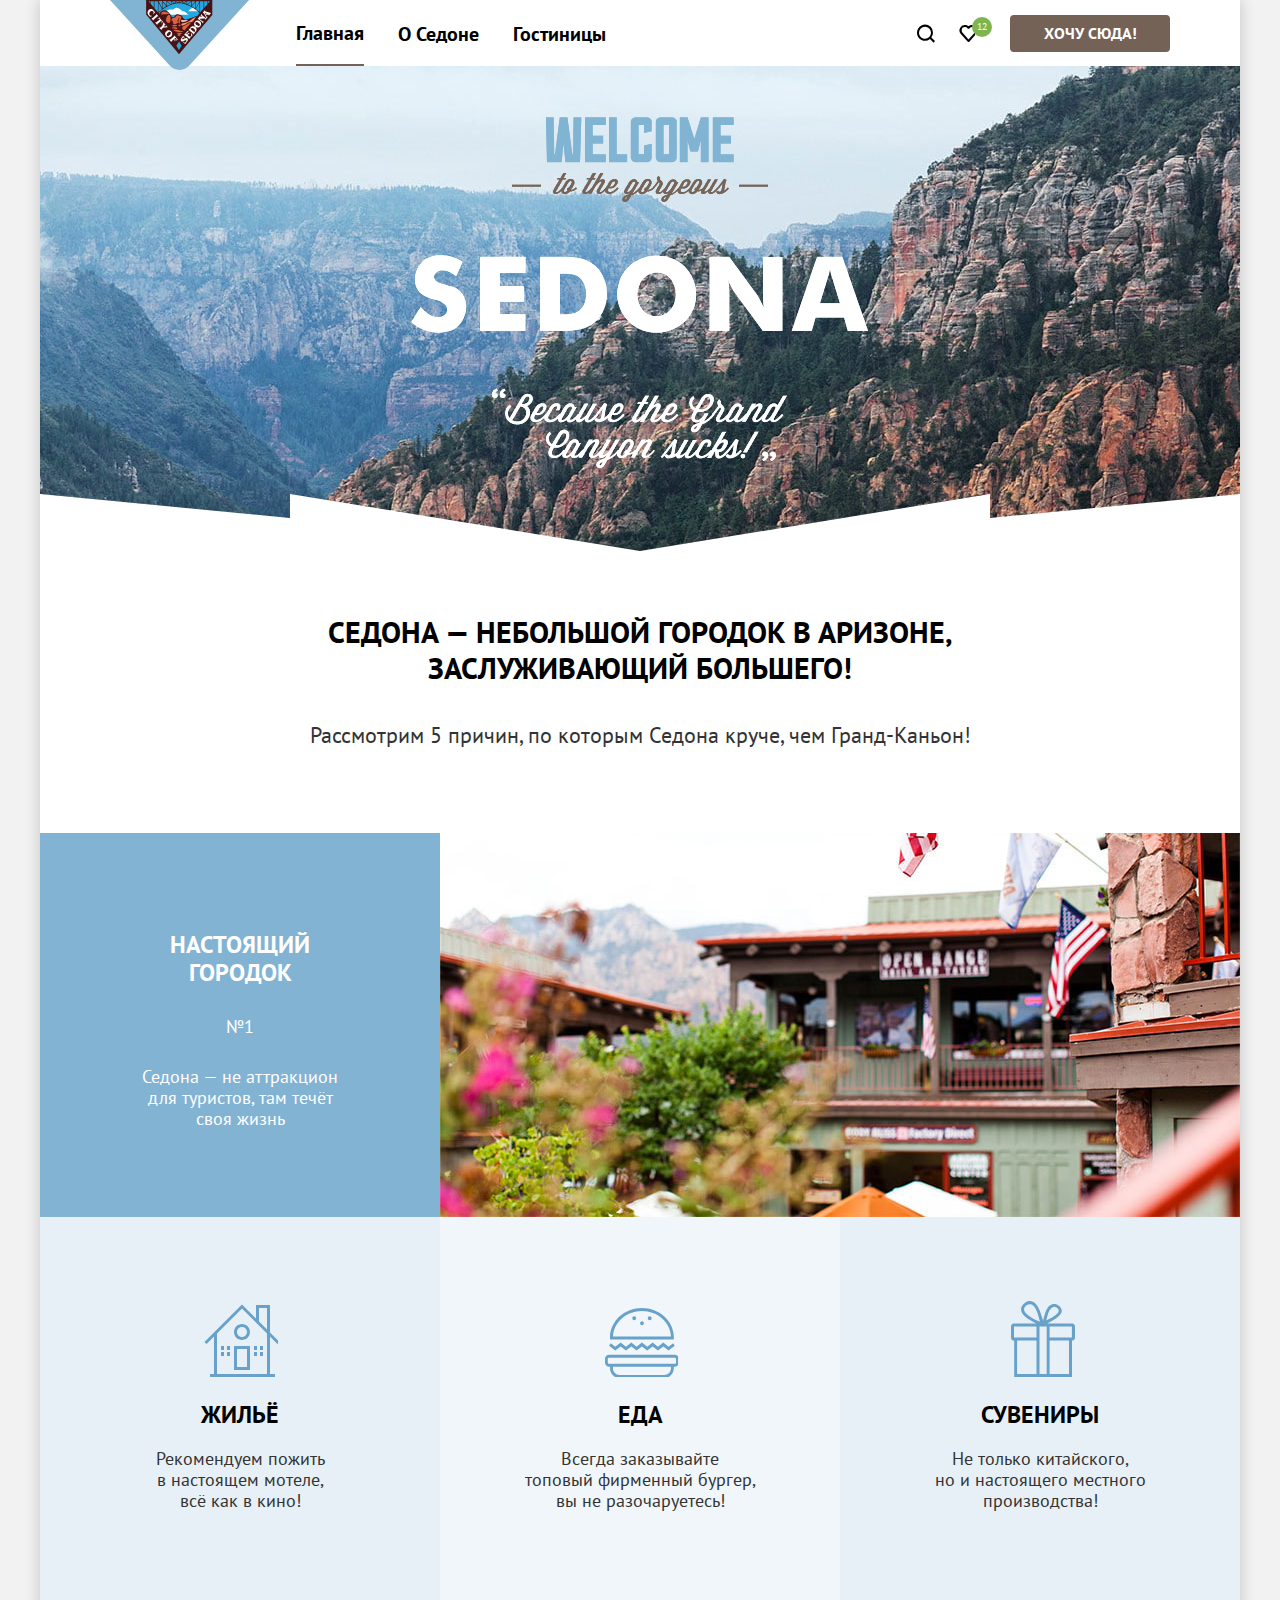
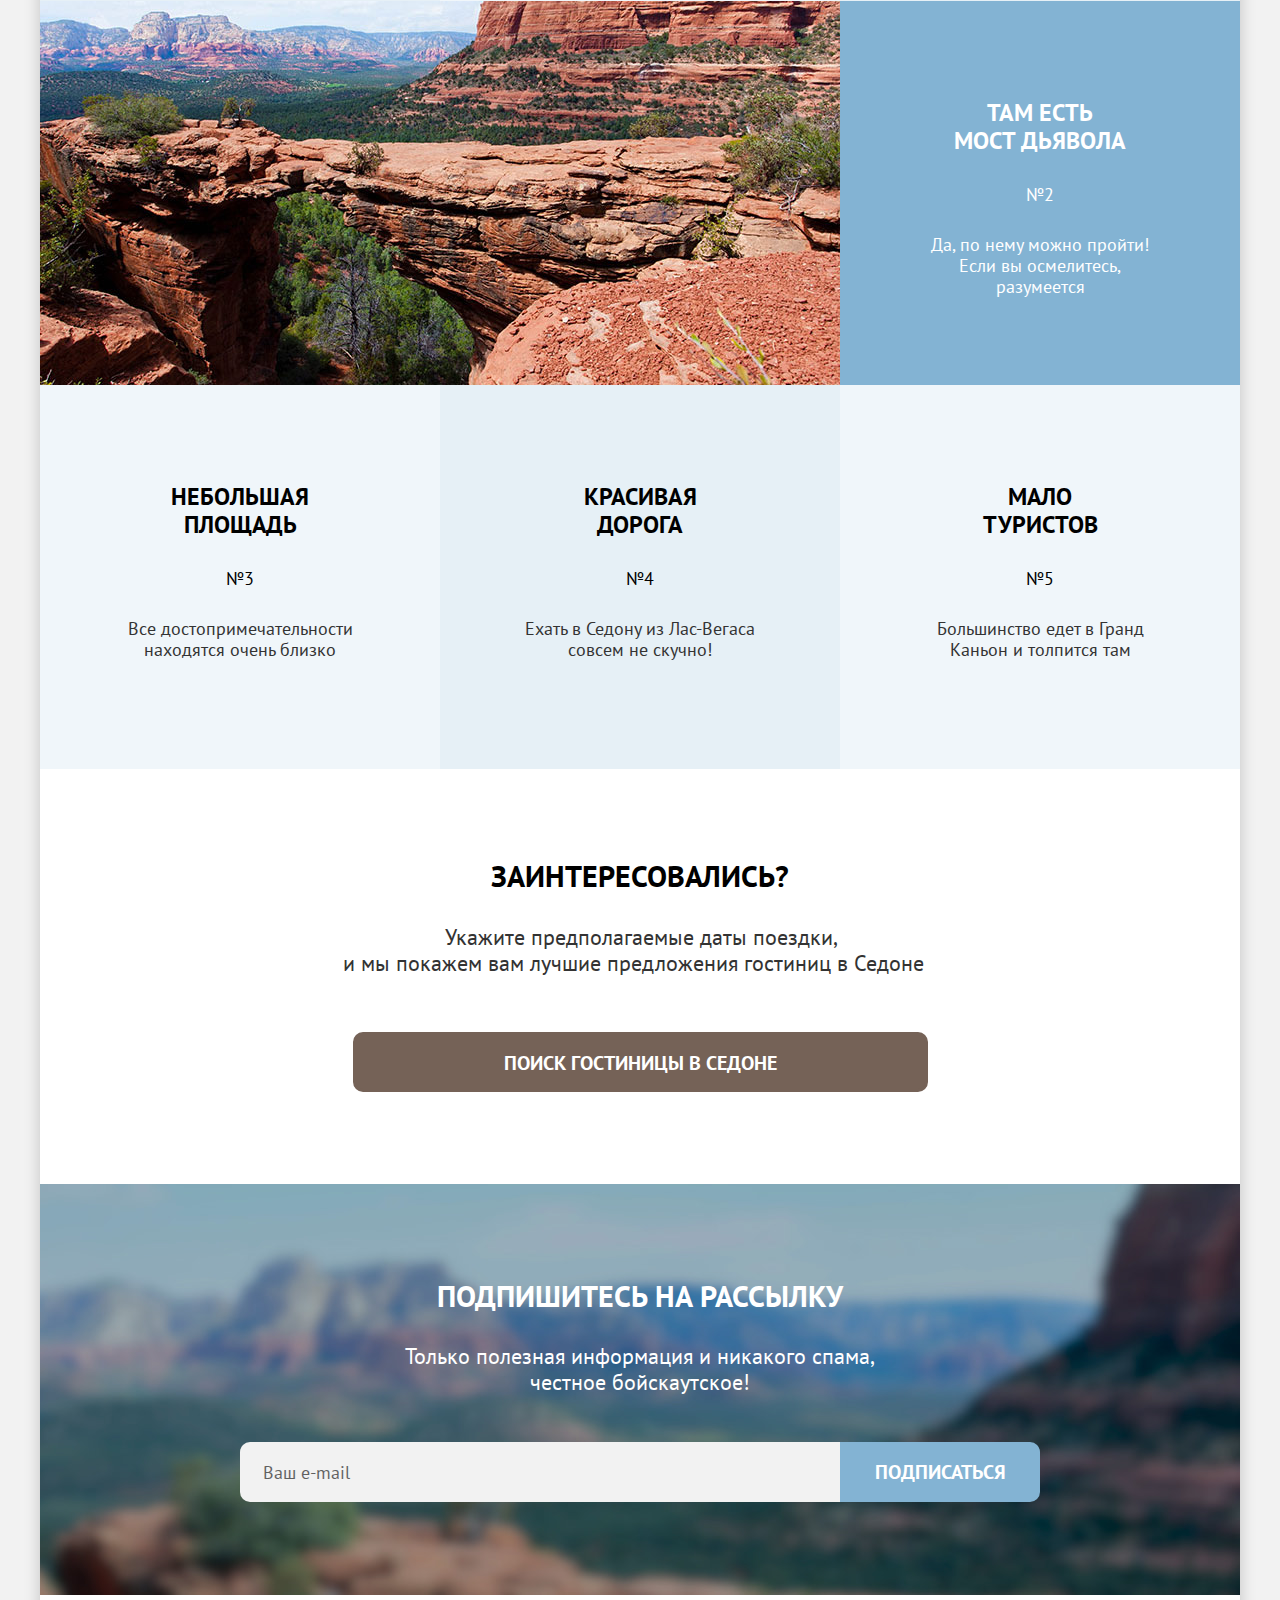
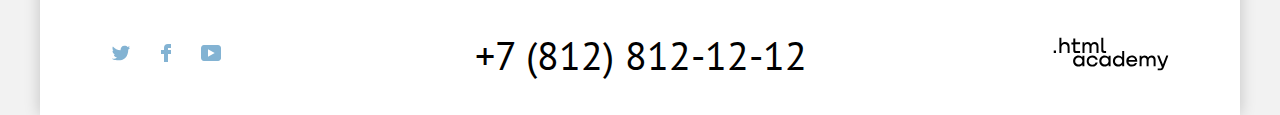
<file: index.html>
<!DOCTYPE html>
<html lang="ru">
  <head>
    <meta charset="utf-8">
    <title>Седона</title>
    <link rel="stylesheet" href="styles/styles.css">
    <link rel="icon" href="favicon.ico">
    <link rel="icon" type="image/png" sizes="32x32" href="images/favicon.png">
  </head>
  <body>
    <div class="page-container">
      <header>
        <nav class="navigation">
          <a class="logo-link" href="#">
          <img src="images/logo.svg" alt="Логотип компании." width="139" height="70">
          </a>
          <ul class="navigation-list reset-list">
            <li class="navigation-item">
              <a class="navigation-link navigation-link-current">Главная</a>
            </li>
            <li class="navigation-item">
              <a class="navigation-link" href="#">О Седоне</a>
            </li>
            <li class="navigation-item">
              <a class="navigation-link" href="catalog.html">Гостиницы</a>
            </li>
          </ul>
          <ul class="navigation-user reset-list">
            <li>
              <a class="navigation-link-search" href="#">
                <span class="visually-hidden">Поиск</span>
                <svg aria-hidden="true" focusable="false" width="20" height="20" xmlns="http://www.w3.org/2000/svg" >
                  <path d="m19 17-3.7-3.6a8 8 0 0 0 1.7-5 8 8 0 0 0-8-8C4.6.5 1 4.3 1 8.7a8 8 0 0 0 13 6.3l3.6 3.7L19 17ZM9 14.7c-3.3 0-6-2.7-6-6a6 6 0 0 1 12 0 6 6 0 0 1-6 6Z"/>
                </svg>
              </a>
            </li>
            <li>
              <a class="navigation-link-favorites" href="#">
                <span class="visually-hidden">Избранное</span>  
                <svg aria-hidden="true" focusable="false" width="20" height="18" xmlns="http://www.w3.org/2000/svg">
                  <path d="M13.4 17a1 1 0 0 1-.8-.4l-7-7.9A5.4 5.4 0 0 1 10 0c1.3 0 2.5.5 3.5 1.3C14.5.5 16 0 17.1 0c3 0 5.5 2.4 5.5 5.4 0 1.3-.5 2.5-1.3 3.4l-7 7.9c-.3.2-.5.3-.9.3Zm-6-9.5 6.1 6.9 6.3-7c.5-.5.7-1.2.7-2 0-1.8-1.5-3.3-3.3-3.3-1 0-2 .5-2.8 1.3-.3.3-.6.4-.9.4-.3 0-.6-.2-.8-.4A3.7 3.7 0 0 0 10 2.1a3.3 3.3 0 0 0-3.3 3.3c0 .9.3 1.6.7 2.1Z"/>
                </svg>
                <span class="navigation-favorites-qty" hidden>12</span>
              </a>
            </li>
            <li>
              <a class="navigation-link-button button brown-button" href="#">Хочу сюда!</a>
            </li>
          </ul>
        </nav>
      </header>
      <main class="main-container main-index">
        <div class="index-background">
          <div class="index-background-welcome">
            <img src="images/welcome.png" alt="Welcome to the gorgeous Sedona. Because the Grand Canyon sucks!" width="458" height="352">
          </div>
          <div class="index-background-bottomline"></div>
        </div>
        <h1>Седона — небольшой городок в Аризоне, заслуживающий большего!</h1>
        <section class="advantages">
          <h2>Рассмотрим 5 причин, по которым Седона круче, чем Гранд-Каньон!</h2>
          <ol class="advantages-list reset-list">
            <li class="advantages-item ">
              <section class="advantages-wrapper advantages-wrapper-big">
                <span class="advantages-number">№1</span>
                <h3 class="advantages-title">Настоящий городок</h3>
                <p class="advantages-description">Седона — не аттракцион для туристов, там течёт своя жизнь</p>
              </section>
              <img src="images/advantages-1.jpg" alt="Улочки Седоны." width="800" height="384">
            </li>
            <li class="advantages-item ">
              <section class="advantages-wrapper advantages-wrapper-big">
                <span class="advantages-number">№2</span>
                <h3 class="advantages-title">Там есть мост дьявола</h3>
                <p class="advantages-description">Да, по нему можно пройти! Если вы осмелитесь, разумеется</p>
              </section>
              <img src="images/advantages-2.jpg" alt="Мост Дьявола." width="800" height="384">
            </li>
            <li class="advantages-item">
              <section class="advantages-wrapper advantages-wrapper-small">
                <span class="advantages-number">№3</span>
                <h3 class="advantages-title">Небольшая площадь</h3>
                <p class="advantages-description">Все достопримечательности находятся очень близко </p>
              </section>
            </li>
            <li class="advantages-item">
              <section class="advantages-wrapper advantages-wrapper-small">
                <span class="advantages-number">№4</span>
                <h3 class="advantages-title">Красивая дорога</h3>
                <p class="advantages-description">Ехать в Седону из Лас-Вегаса совсем не скучно!</p>
              </section>
            </li>
            <li class="advantages-item">
              <section class="advantages-wrapper advantages-wrapper-small">
                <span class="advantages-number">№5</span>
                <h3 class="advantages-title">Мало туристов</h3>
                <p class="advantages-description">Большинство едет в Гранд Каньон и толпится там</p>
              </section>
            </li>
            <li class="advantages-item">
              <section class="advantages-wrapper tips-wrapper">
                <div class="tips-icon home"></div>
                <h3 class="advantages-title">Жильё</h3>
                <p class="advantages-description">Рекомендуем пожить <br>в настоящем мотеле,<br>всё как в кино!</p>
              </section>
            </li>
            <li class="advantages-item ">
              <section class="advantages-wrapper tips-wrapper">
                <div class="tips-icon food"></div>
                <h3 class="advantages-title">Еда</h3>
                <p class="advantages-description">Всегда заказывайте<br>топовый фирменный бургер,<br>вы не разочаруетесь!</p>
              </section>
            </li>
            <li class="advantages-item">
              <section class="advantages-wrapper tips-wrapper">
                <div class="tips-icon souvenir"></div>
                <h3 class="advantages-title">Сувениры</h3>
                <p class="advantages-description"> Не только китайского,<br>но и настоящего местного<br>производства!</p>
              </section>
            </li>
          </ol>
        </section>
        <section class="hotel-search">
          <h2 class="visually-hidden">Поиск гостиницы в Седоне</h2>
          <p class="hotel-search-header">Заинтересовались?</p>
          <p class="hotel-search-description">&ensp; Укажите предполагаемые даты поездки,<br>и мы покажем вам лучшие предложения гостиниц в Седоне</p>
          <a class="hotel-search-link brown-button" href="catalog.html">Поиск гостиницы в Седоне</a>
        </section>
        <section class="subscribe subscribe-index">
          <h2>Подпишитесь на рассылку</h2>
          <p>Только полезная информация и никакого спама, честное бойскаутское!</p>
          <form class="subscribe-form" action="https://echo.htmlacademy.ru" method="post">
            <label class="visually-hidden" for="subscribe-email-index">Ваш e-mail</label><input type="email" name="subscribe-email" id="subscribe-email-index" placeholder="Ваш e-mail">
            <button class="button subscribe-form-button" type="submit">Подписаться</button>
          </form>
        </section>
      </main>
      <footer class="page-footer">
        <section class="footer-social">
          <h2 class="visually-hidden">Мы в соцсетях</h2>
          <ul class="footer-social-list reset-list">
            <li class="footer-social-item">
              <a class="footer-social-button" href="https://twitter.com/htmlacademy_ru">
                <span class="visually-hidden">Twitter</span>
                <svg aria-hidden="true" focusable="false" width="18" height="15" xmlns="http://www.w3.org/2000/svg">
                  <path d="M11.6.2c1.8-.5 3.2.3 3.8 1.2l2.1-.7c0 .9-.6 1.5-.9 1.8.7.1 1.4-.6 1.4-.6a3 3 0 0 1-1.7 2C16.1 10.7 13 15.1 5.7 15h-.5c-.4 0-4.4-.5-5.2-1.9 2.4.2 4.1-.4 5-1.2-1-.3-2.9-.4-3.2-2.9.4.1.6.2 1.3.1C1.8 8.3.4 7.5.5 5.3c.3.3 1.1.5 1.4.5C1.1 5.6-.2 2.5.9.9a11 11 0 0 0 7.6 3.8C8.7 2.3 9.7.8 11.6.2Z"/>
                </svg>
              </a>
            </li>
            <li class="footer-social-item">
              <a class="footer-social-button" href="https://www.facebook.com/htmlacademy">
                <span class="visually-hidden">Facebook</span>
                <svg aria-hidden="true" focusable="false" width="10" height="18" xmlns="http://www.w3.org/2000/svg">
                  <path d="M7 0a4 4 0 0 0-4 4v2H0v4h3v8h4v-8h3V6H7V4h3V0H7Z"/>
                </svg>
              </a>
            </li>
            <li class="footer-social-item">
              <a class="footer-social-button" href="https://www.youtube.com/c/HTMLAcademyRUS">
                <span class="visually-hidden">Youtube</span>
                <svg aria-hidden="true" focusable="false" width="20" height="16" xmlns="http://www.w3.org/2000/svg">
                  <path d="M17 0H2.9C1.2 0 0 1.5 0 3.2v9.5C0 14.5 1.2 16 2.9 16h14.3c1.5 0 2.9-1.5 2.9-3.2V3.2C19.9 1.5 18.7 0 17 0ZM7 11.8V4.2L13.7 8 7 11.8Z" />
                </svg>
              </a>
            </li>
          </ul>
        </section>
        <section class="footer-contacts">
          <h2 class="visually-hidden">Контактный телефон</h2>
          <a class="footer-contacts-phone" href="tel:+78128121212">+7 (812) 812-12-12</a>
        </section>
        <section class="footer-copyright">
          <h2 class="visually-hidden">Copyright</h2>
          <p>
            <span class="visually-hidden">Разработчик сайта - </span>
            <a class="htmlacademy-link" href="https://htmlacademy.ru/">
              <span class="visually-hidden">HTML Academy</span>
              <svg aria-hidden="true" focusable="false" width="115" height="33" xmlns="http://www.w3.org/2000/svg">
                <path d="M0 12.9v2.6h2.5v-2.6H0Zm11.6-8.4c-1.6 0-2.8.7-3.6 1.7h-.1V0h-2v15.5h2v-5.3c0-2.1 1.3-3.6 3.3-3.6 1.8 0 2.9 1.4 2.9 3.2v5.7h2V9.4c.1-3-1.8-4.9-4.5-4.9Zm15 .3h-4.8V1.1h-2v3.8h-1.9v2h1.9v6c0 1.7 1 2.7 2.7 2.7h4.1v-2h-3.7c-.7 0-1.1-.4-1.1-1.1V6.8h4.8v-2Zm14.5-.2c-1.6 0-2.9.8-3.5 2.1h-.1a3.7 3.7 0 0 0-3.4-2.1c-1.4 0-2.5.8-3.1 1.8h-.1V4.8H29v10.6h2V10c0-2 1-3.5 2.6-3.5 1.5 0 2.4 1 2.4 2.6v6.3h2V9.8c0-2.4 1.4-3.3 2.6-3.3 1.5 0 2.4 1 2.4 2.6v6.3h2V8.9c.1-2.5-1.4-4.3-3.9-4.3Zm6.7 8.1c0 1.7 1 2.7 2.8 2.7h2v-2h-1.7c-.7 0-1.1-.4-1.1-1.1V0h-2v12.7Zm-18.9 7a4.9 4.9 0 0 0-3.9-1.8c-3.1 0-5.4 2.3-5.4 5.6s2.3 5.6 5.4 5.6c1.8 0 3-.8 3.8-1.9h.1v1.6h2V18.2h-2v1.5Zm-3.6 7.4a3.5 3.5 0 0 1-3.6-3.6c0-2 1.4-3.6 3.6-3.6s3.6 1.6 3.6 3.6c0 1.9-1.4 3.6-3.6 3.6ZM44.2 22c-.5-2.4-2.6-4.1-5.4-4.1a5.4 5.4 0 0 0-5.6 5.6c0 3.1 2.2 5.6 5.6 5.6 2.8 0 4.9-1.8 5.4-4.2h-2.1a3.4 3.4 0 0 1-3.3 2.3 3.5 3.5 0 0 1-3.6-3.6c0-2 1.4-3.6 3.6-3.6 1.6 0 2.8 1 3.3 2.2h2.1V22Zm10.9-2.3a4.9 4.9 0 0 0-3.9-1.8c-3.1 0-5.4 2.3-5.4 5.6s2.3 5.6 5.4 5.6c1.8 0 3-.8 3.8-1.9h.1v1.6h2V18.2h-2v1.5Zm-3.6 7.4a3.5 3.5 0 0 1-3.6-3.6c0-2 1.4-3.6 3.6-3.6s3.6 1.6 3.6 3.6c0 1.9-1.5 3.6-3.6 3.6Zm17.2-7.3a5 5 0 0 0-3.9-1.9c-3.1 0-5.4 2.3-5.4 5.6s2.2 5.6 5.4 5.6c1.7 0 3-.8 3.8-1.8h.1v1.5h2V13.4h-2v6.4Zm-3.6 7.3a3.5 3.5 0 0 1-3.6-3.6c0-2 1.4-3.6 3.6-3.6s3.6 1.6 3.6 3.6c-.1 2-1.5 3.6-3.6 3.6Zm13.2-9.2a5.4 5.4 0 0 0-5.5 5.6c0 3 2.1 5.6 5.5 5.6 2.5 0 4.5-1.3 5.2-3.6h-2.1c-.5 1-1.6 1.6-3 1.6-1.9 0-3.3-1.3-3.4-2.9h8.8c.2-3.6-2-6.3-5.5-6.3Zm0 1.9c1.7 0 3 1 3.3 2.6h-6.5a3.2 3.2 0 0 1 3.2-2.6Zm19.9-1.9a4 4 0 0 0-3.6 2h-.1c-.6-1.2-1.8-2-3.4-2-1.4 0-2.5.7-3.1 1.8v-1.5h-1.9v10.6h2v-5.4c0-2 1-3.4 2.6-3.5 1.5 0 2.4 1 2.4 2.6v6.3h2v-5.6c0-2.4 1.4-3.3 2.6-3.3 1.5 0 2.4 1 2.4 2.6v6.3h2v-6.5c.1-2.6-1.4-4.4-3.9-4.4Zm11.2 9.1-3.6-8.9h-2.2l4.8 11.6c-.3.9-.7 1.2-1.7 1.2h-2.5v2h2.5c1.8 0 2.8-.8 3.5-2.6l4.7-12.2h-2.1l-3.4 8.9Z" />
              </svg>
            </a>
          </p>
        </section>
      </footer>

<!-- Modal -->
      <div class="modal-container modal-hide">
        <div class="modal">
          <button class="modal-close-button">
            <span class="visually-hidden">Закрыть</span>
            <svg aria-hidden="true" focusable="false" width="13" height="13" viewBox="0 0 13 13" fill="none" xmlns="http://www.w3.org/2000/svg">
              <path d="M13 1.2 11.8 0 6.5 5.3 1.2 0 0 1.2l5.3 5.3L0 11.8 1.2 13l5.3-5.3 5.3 5.3 1.2-1.2-5.3-5.3L13 1.2Z"/>
            </svg>
          </button>
          <section class="modal-content">
            <h2 class="modal-title">Поиск гостиницы в Седоне</h2>
            <form class="auth-form" action="https://echo.htmlacademy.ru/" method="post">
              <div class="auth-item-checkin">
                <label class="auth-label" for="auth-checkin">Дата заезда:</label>
                <div class="auth-input-wrapper">                      
                  <input class="auth-input" type="text" id="auth-checkin" name="auth-checkin" placeholder="Укажите дату" value="27 апреля 2020">                   
                  <span class="auth-tooltip auth-tooltip-error">Мы не можем отправить вас в прошлое.</span> 
                </div>
              </div>
              <div class="auth-item-checkout">
                <label class="auth-label" for="auth-checkout">Дата выезда:</label>
                <div class="auth-input-wrapper">                      
                  <input class="auth-input" type="text" id="auth-checkout" name="auth-checkout" placeholder="Укажите дату" value="1 сентября 2021">                  
                  <span class="auth-tooltip">На эти даты есть свободные номера. Пока есть.</span>      
                </div>
              </div>
              <div class="auth-item-adults">
                <label class="auth-label" for="auth-adults">Взрослые:</label>                    
                <input class="visually-hidden" type="number" step="1" id="auth-adults" name="auth-adults" value="2">
                <div class="auth-button-wrapper">
                  <button class="auth-button auth-button-minus" type="button">
                    <svg aria-hidden="true" focusable="false" width="13" height="2" viewBox="0 0 13 1" fill="none" xmlns="http://www.w3.org/2000/svg">
                      <path d="M0 0v1h13V0H0Z" fill="#000"/>
                    </svg>
                  </button>
                  <span class="auth-visible-qty">2</span>
                  <button class="auth-button auth-button-plus" type="button">
                    <svg  aria-hidden="true" focusable="false" width="13" height="13" viewBox="0 0 13 13" fill="none" xmlns="http://www.w3.org/2000/svg">
                      <path d="M13 6H7V0H6v6H0v1h6v6h1V7h6V6Z" fill="#000"/>
                    </svg>
                  </button>
                </div>
              </div>
              <div class="auth-item-kids">
                <label class="auth-label auth-label-kids" for="auth-kids">Дети:                      
                <span class="auth-label-info"></span>
                <span class="auth-label-details">
                Укажите количество детей, которые будут с вами, возраст которых от 6 до 18 лет. Дети до 6 лет размещаются бесплатно.                        
                </span>
                </label>
                <input class="visually-hidden" type="number" step="1" id="auth-kids" name="auth-kids" value="1" >
                <div class="auth-button-wrapper">
                  <button class="auth-button auth-button-minus" type="button">
                    <svg  aria-hidden="true" focusable="false" width="13" height="2" viewBox="0 0 13 1" fill="none" xmlns="http://www.w3.org/2000/svg">
                      <path d="M0 0v1h13V0H0Z" fill="#000"/>
                    </svg>
                  </button>
                  <span class="auth-visible-qty">1</span>
                  <button class="auth-button auth-button-plus" type="button">
                    <svg  aria-hidden="true" focusable="false" width="13" height="13" viewBox="0 0 13 13" fill="none" xmlns="http://www.w3.org/2000/svg">
                      <path d="M13 6H7V0H6v6H0v1h6v6h1V7h6V6Z" fill="#000"/>
                    </svg>
                  </button>
                </div>
              </div>
              <button class="auth-submit-button" type="submit">Найти</button>              
            </form>
          </section>
        </div>
      </div>
    </div>
  </body>
</html>
</file>
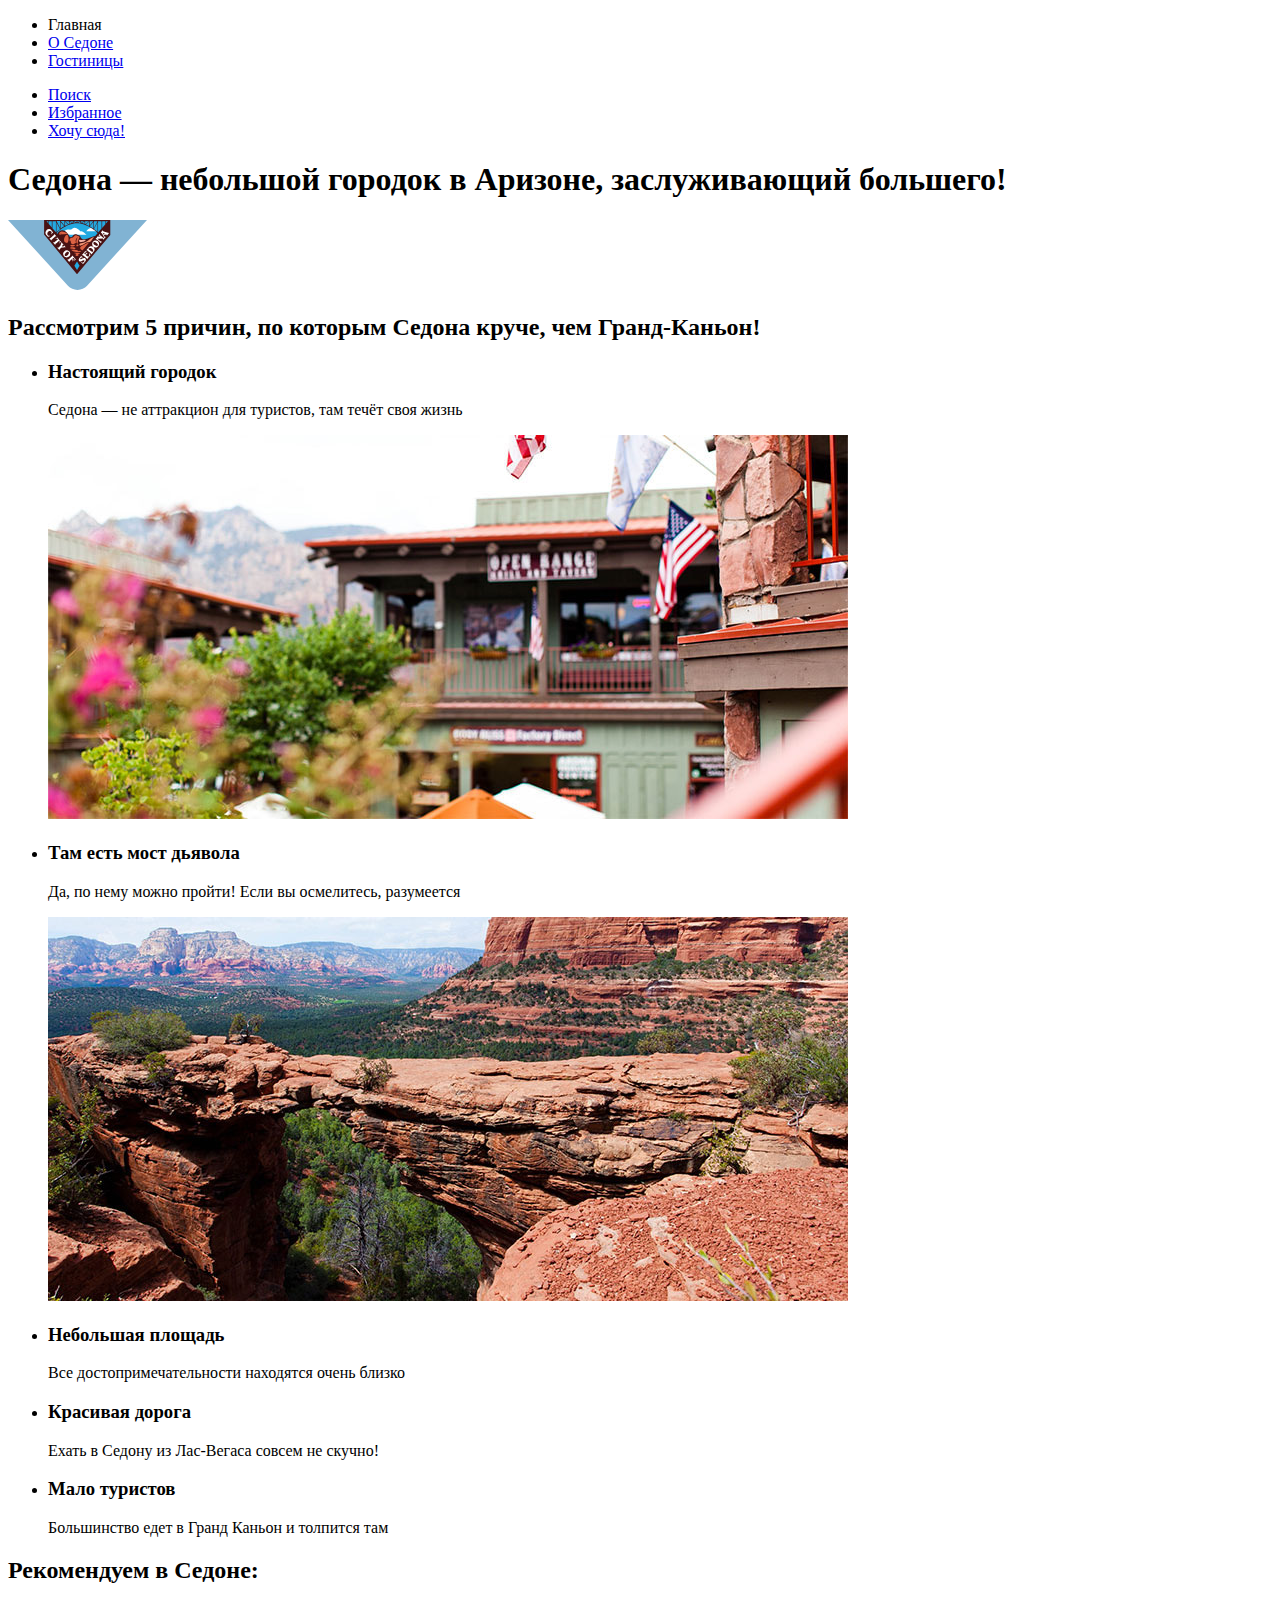
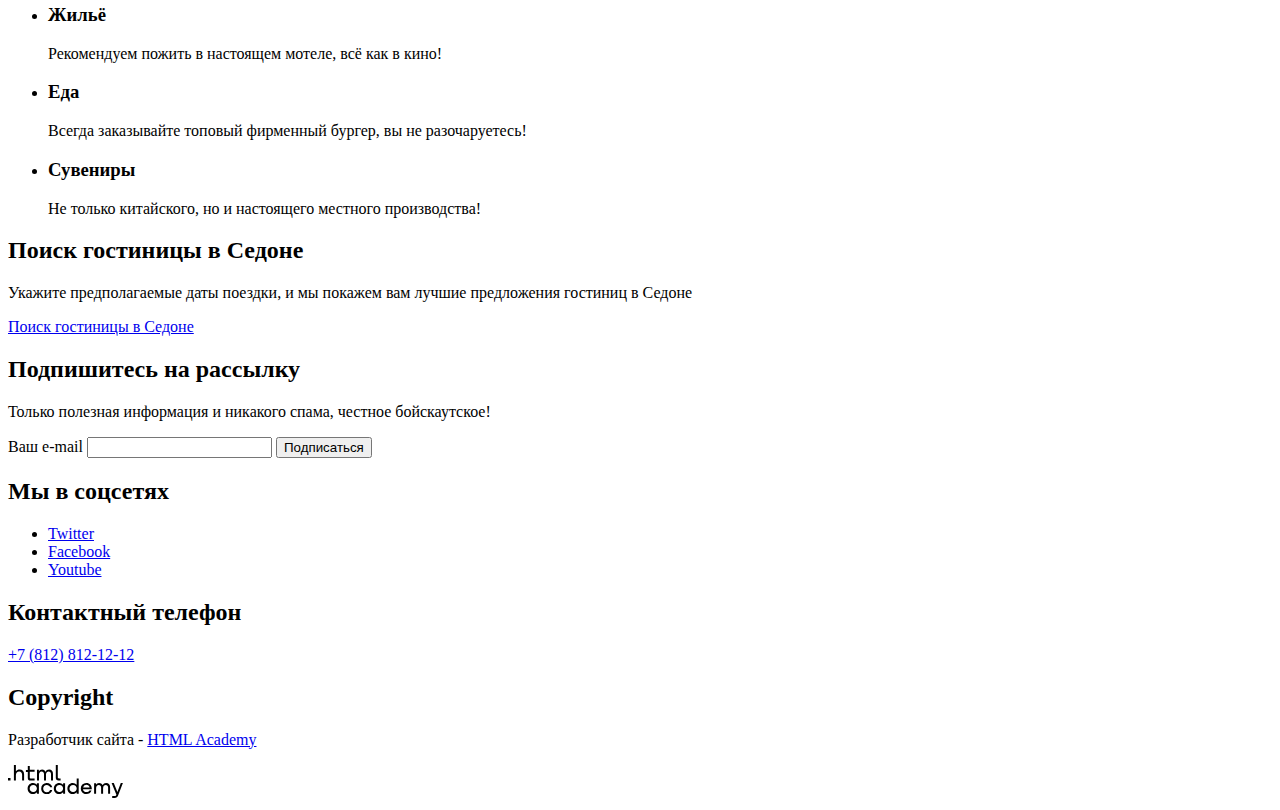
<file: 3/index.html>
<!DOCTYPE html>
<html lang="ru">
  <head>
    <meta charset="utf-8">
    <title>Седона</title>
    <base href="https://htmlacademy-htmlcss.github.io/848943-sedona-33/3/">
</head>
  <body>
    <header class="page-header">
      <nav class="navigation">
        <ul class="navigation-list">
          <li class="navigation-item">
            <a class="navigation-link navigation-link-current">Главная</a>
          </li>
          <li class="navigation-item">
            <a class="navigation-link" href="#">О Седоне</a>
          </li>
          <li class="navigation-item">
            <a class="navigation-link" href="catalog.html">Гостиницы</a>
          </li>
        </ul>
        <ul class="navigation-user">
          <li class="navigation-item">
            <a class="navigation-link navigation-link-search" href="#">
            <span class="visually-hidden">Поиск</span>
            </a>
          </li>
          <li class="navigation-item">
            <a class="navigation-link navigation-link-favorites" href="#">
              <span class="visually-hidden">Избранное</span>
              <!--указывается количество товаров в избранном-->
              <span class="navigation-favorites-qty" hidden>12</span>
            </a>
          </li>
          <li class="navigation-item">
            <a class="navigation-link navigation-link-button button-brown" href="#">Хочу сюда!</a>
          </li>
        </ul>
      </nav>
    </header>
    <main class="main-index">
      <h1>Седона — небольшой городок в Аризоне, заслуживающий большего!</h1>
      <a href="#">
        <img class="logo" src="images/logo.svg" alt="Логотип компании." width="139" height="70">
      </a>
      <section class="advantages">
        <h2>Рассмотрим 5 причин, по которым Седона круче, чем Гранд-Каньон!</h2>
        <ul class="advantages-list">
          <li class="advantages-item">
            <h3 class="advantages-title advantages-1">
              <!--Номер пункта списка становится виден при стилизации-->
              <span class="advantages-number" hidden>№1</span>
              Настоящий городок
            </h3>
            <p class="advantages-description">Седона — не аттракцион для туристов, там течёт своя жизнь</p>
            <img src="images/advantages-1.jpg" alt="Улочки Седоны." width="800" height="384">
          </li>
          <li class="advantages-item">
            <h3 class="advantages-title  advantages-2">
              <span class="advantages-number" hidden>№2</span>
              Там есть мост дьявола
            </h3>
            <p class="advantages-description">Да, по нему можно пройти! Если вы осмелитесь, разумеется</p>
            <img src="images/advantages-2.jpg" alt="Мост Дьявола." width="800" height="384">
          </li>
          <li class="advantages-item">
            <h3 class="advantages-title  advantages-3">
              <span class="advantages-number" hidden>№3</span>
              Небольшая площадь
            </h3>
            <p class="advantages-description">Все достопримечательности находятся очень близко</p>
          </li>
          <li class="advantages-item">
            <h3 class="advantages-title  advantages-4">
              <span class="advantages-number" hidden>№4</span>
              Красивая дорога
            </h3>
            <p class="advantages-description">Ехать в Седону из Лас-Вегаса совсем не скучно!</p>
          </li>
          <li class="advantages-item">
            <h3 class="advantages-title  advantages-5">
              <span class="advantages-number" hidden>№5</span>
              Мало туристов
            </h3>
            <p class="advantages-description">Большинство едет в Гранд Каньон и толпится там</p>
          </li>
        </ul>
      </section>
      <section class="tips">
        <h2 class="visually-hidden">Рекомендуем в Седоне:</h2>
        <ul class="tips-list">
          <li class="tips-item">
            <h3 class="tips-title">Жильё</h3>
            <p class="tips-description">Рекомендуем пожить в настоящем мотеле, всё как в кино!</p>
          </li>
          <li class="tips-item">
            <h3 class="tips-title">Еда</h3>
            <p class="tips-description">Всегда заказывайте топовый фирменный бургер, вы не разочаруетесь!</p>
          </li>
          <li class="tips-item">
            <h3 class="tips-title">Сувениры</h3>
            <p class="tips-description">Не только китайского, но и настоящего местного производства!</p>
          </li>
        </ul>
      </section>
      <section class="hotel-search">
        <h2 class="visually-hidden">Поиск гостиницы в Седоне</h2>
        <p class="hotel-search-header" hidden>Заинтересовались?</p>
        <p class="hotel-search-description">Укажите предполагаемые даты поездки, и мы покажем вам лучшие предложения гостиниц в Седоне</p>
        <a class="hotel-search-link button-brown" href="#">Поиск гостиницы в Седоне</a>
      </section>
      <section class="subscribe subscribe-index">
        <h2>Подпишитесь на рассылку</h2>
        <p>Только полезная информация и никакого спама, честное бойскаутское!</p>
        <form class="subscribe-form" action="https://echo.htmlacademy.ru" method="post">
          <label for="subscribe-email-index">Ваш e-mail</label>
          <input type="email" name="subscribe-email" id="subscribe-email-index">
          <button class="button-blue" type="submit">Подписаться</button>
        </form>
      </section>
    </main>
    <footer class="page-footer">
      <section class="footer-social">
        <h2 class="visually-hidden">Мы в соцсетях</h2>
        <ul class="footer-social-list">
          <li class="footer-social-item">
            <a class="button" href="#">
            <span class="visually-hidden">Twitter</span>
            </a>
          </li>
          <li class="footer-social-item">
            <a class="button" href="#">
            <span class="visually-hidden">Facebook</span>
            </a>
          </li>
          <li class="footer-social-item">
            <a class="button" href="#">
            <span class="visually-hidden">Youtube</span>
            </a>
          </li>
        </ul>
      </section>
      <section class="footer-contacts">
        <h2 class="visually-hidden">Контактный телефон</h2>
        <a class="footer-contacts-phone" href="tel:+78128121212">+7 (812) 812-12-12</a>
      </section>
      <section class="footer-copyright">
        <h2 class="visually-hidden">Copyright</h2>
        <p class="visually-hidden">Разработчик сайта - 
          <a class="htmlacademy-link" href="https://htmlacademy.ru/">HTML Academy</a>
        </p>
        <img class="footer-copyright-logo" src="images/logo-htmlacademy.svg" alt="Логотип HTML Academy">
      </section>
    </footer>
  </body>
</html>
</file>
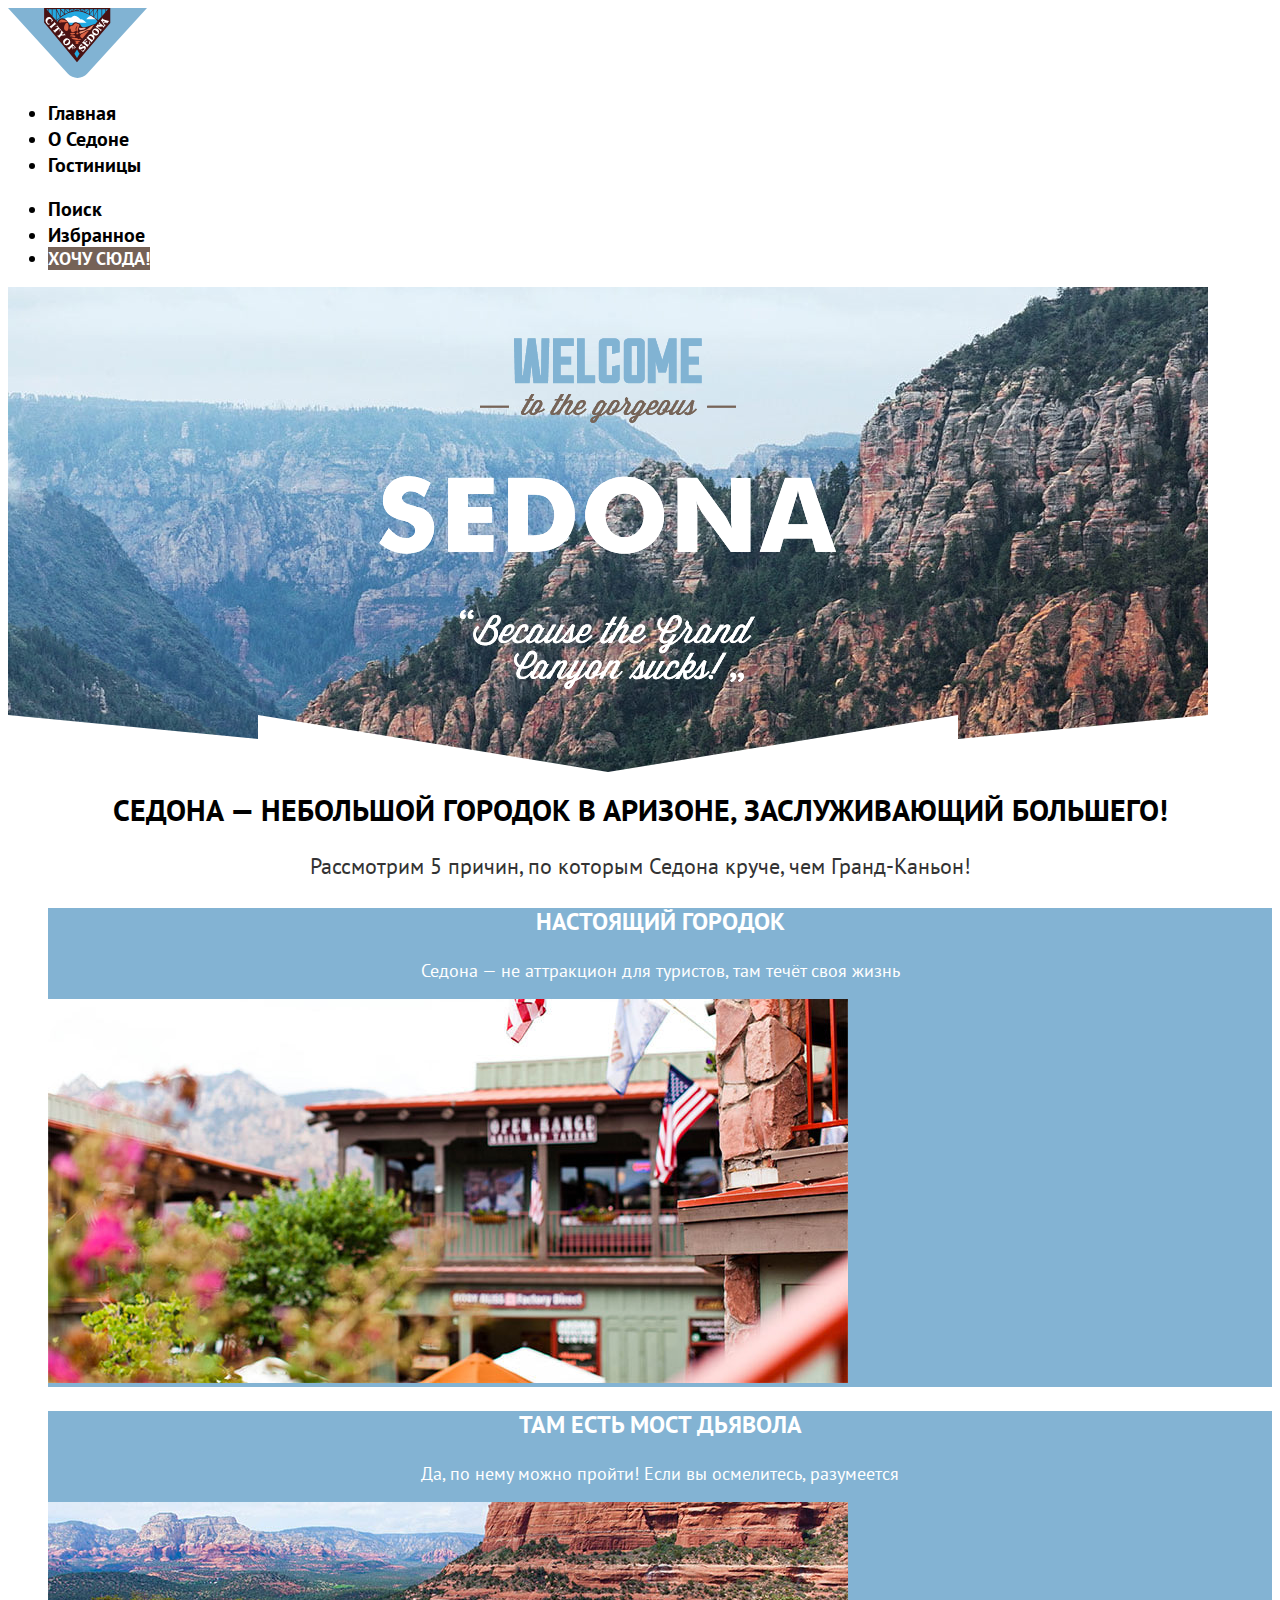
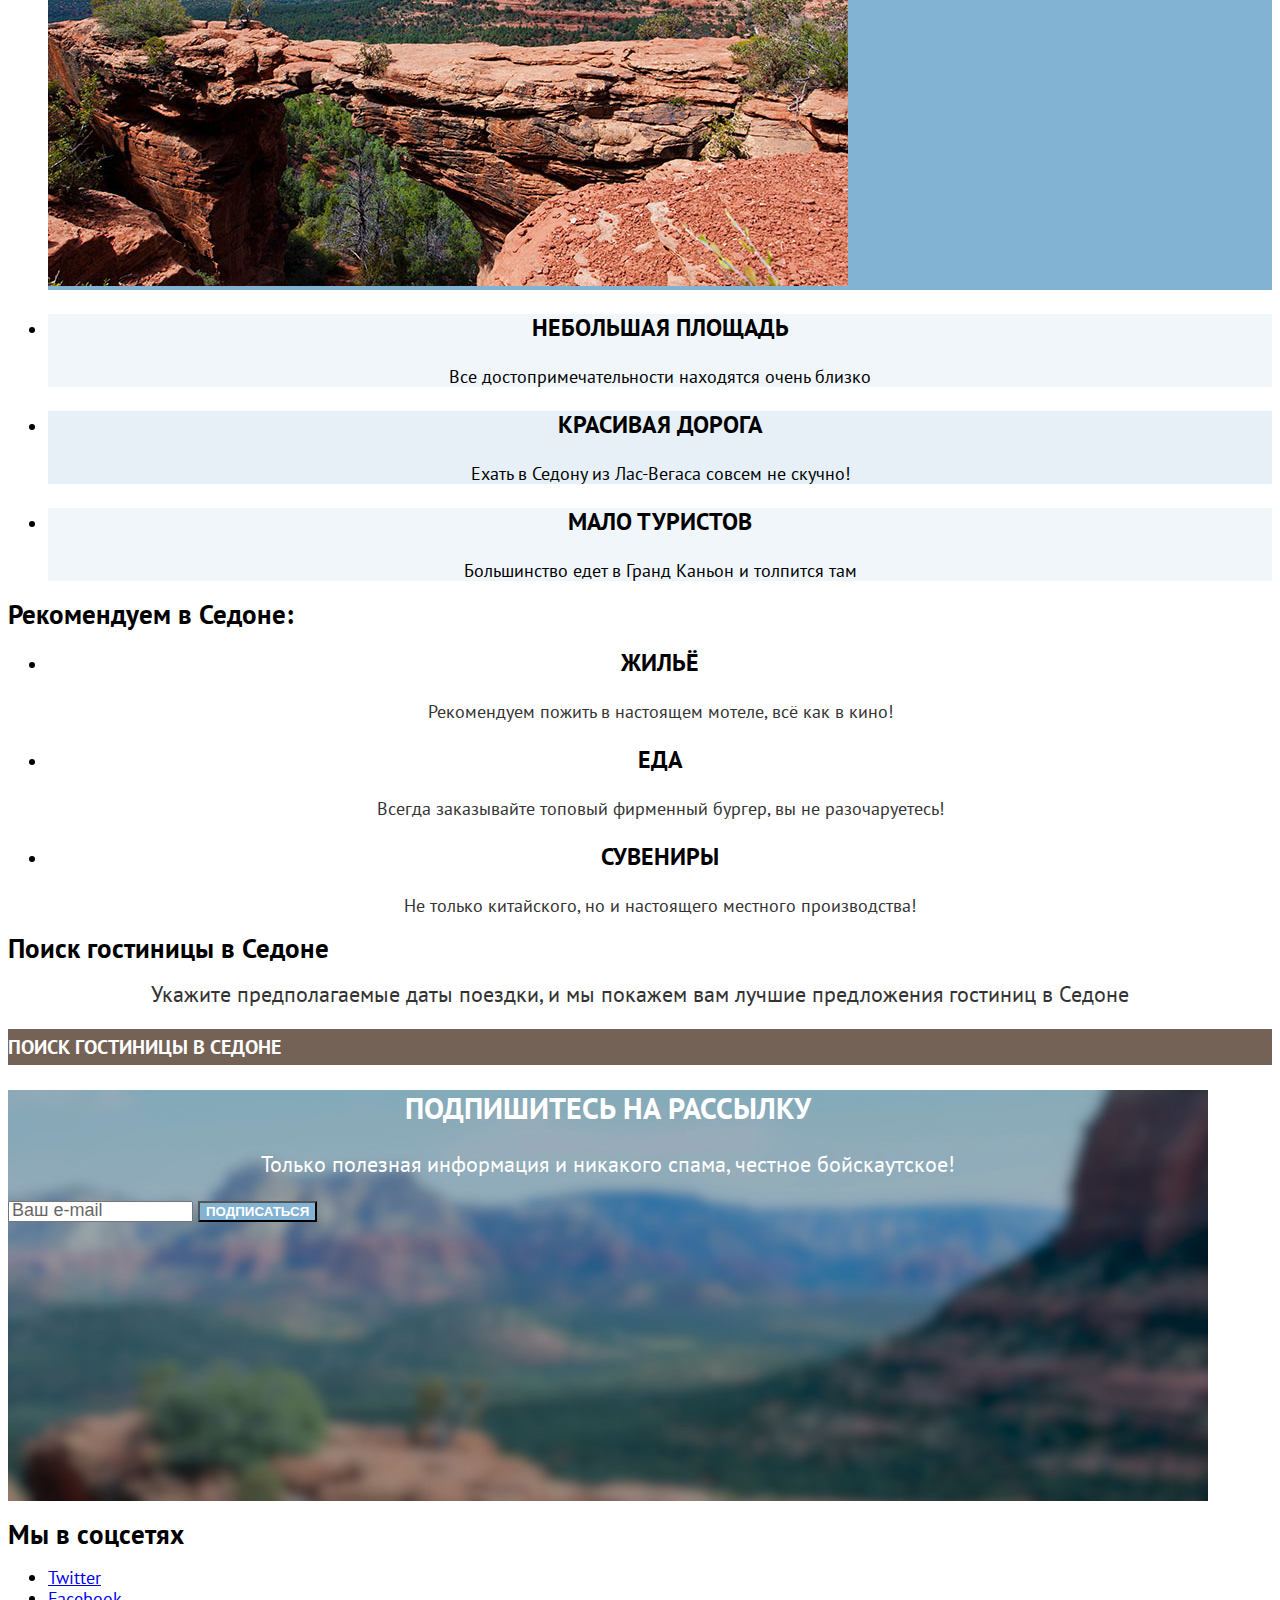
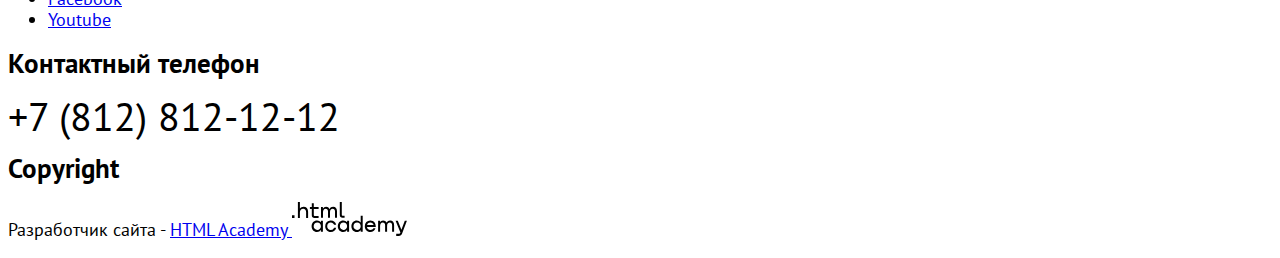
<file: 4/index.html>
<!DOCTYPE html>
<html lang="ru">
  <head>
    <meta charset="utf-8">
    <title>Седона</title>
    <link rel="stylesheet" href="styles/styles.css">
    <base href="https://htmlacademy-htmlcss.github.io/848943-sedona-33/4/">
</head>
  <body>
    <header class="page-header">
      <a href="#">
      <img class="logo" src="images/logo.svg" alt="Логотип компании." width="139" height="70">
      </a>
      <nav class="navigation">
        <ul class="navigation-list">
          <li class="navigation-item">
            <a class="navigation-link navigation-link-current">Главная</a>
          </li>
          <li class="navigation-item">
            <a class="navigation-link" href="#">О Седоне</a>
          </li>
          <li class="navigation-item">
            <a class="navigation-link" href="catalog.html">Гостиницы</a>
          </li>
        </ul>
        <ul class="navigation-user">
          <li class="navigation-item">
            <a class="navigation-link navigation-link-search" href="#">
            <span class="visually-hidden">Поиск</span>
            </a>
          </li>
          <li class="navigation-item">
            <a class="navigation-link navigation-link-favorites" href="#">
              <span class="visually-hidden">Избранное</span>
              <!--указывается количество товаров в избранном-->
              <span class="navigation-favorites-qty" hidden>12</span>
            </a>
          </li>
          <li class="navigation-item">
            <a class="navigation-link-button button" href="#">Хочу сюда!</a>
          </li>
        </ul>
      </nav>
    </header>
    <main class="main-index">
      <div class="index-background">
        <div class="index-background-welcome">
          <img src="images/welcome.png" alt="Welcome to the gorgeous Sedona. Because the Grand Canyon sucks!" width="458" height="352">
        </div>
        <div class="index-background-bottomline"></div>
      </div>
      <h1>Седона — небольшой городок в Аризоне, заслуживающий большего!</h1>
      <section class="advantages">
        <h2>Рассмотрим 5 причин, по которым Седона круче, чем Гранд-Каньон!</h2>
        <ul class="advantages-list">
          <li class="advantages-item ">
            <h3 class="advantages-title">
              <!--Номер пункта списка становится виден при стилизации-->
              <span class="advantages-number" hidden>№1</span>
              Настоящий городок
            </h3>
            <p class="advantages-description">Седона — не аттракцион для туристов, там течёт своя жизнь</p>
            <img src="images/advantages-1.jpg" alt="Улочки Седоны." width="800" height="384">
          </li>
          <li class="advantages-item ">
            <h3 class="advantages-title">
              <span class="advantages-number" hidden>№2</span>
              Там есть мост дьявола
            </h3>
            <p class="advantages-description">Да, по нему можно пройти! Если вы осмелитесь, разумеется</p>
            <img src="images/advantages-2.jpg" alt="Мост Дьявола." width="800" height="384">
          </li>
          <li class="advantages-item">
            <h3 class="advantages-title">
              <span class="advantages-number" hidden>№3</span>
              Небольшая площадь
            </h3>
            <p class="advantages-description">Все достопримечательности находятся очень близко</p>
          </li>
          <li class="advantages-item">
            <h3 class="advantages-title">
              <span class="advantages-number" hidden>№4</span>
              Красивая дорога
            </h3>
            <p class="advantages-description">Ехать в Седону из Лас-Вегаса совсем не скучно!</p>
          </li>
          <li class="advantages-item">
            <h3 class="advantages-title">
              <span class="advantages-number" hidden>№5</span>
              Мало туристов
            </h3>
            <p class="advantages-description">Большинство едет в Гранд Каньон и толпится там</p>
          </li>
        </ul>
      </section>
      <section class="tips">
        <h2 class="visually-hidden">Рекомендуем в Седоне:</h2>
        <ul class="tips-list">
          <li class="tips-item">
            <h3 class="tips-title">Жильё</h3>
            <p class="tips-description">Рекомендуем пожить в настоящем мотеле, всё как в кино!</p>
          </li>
          <li class="tips-item">
            <h3 class="tips-title">Еда</h3>
            <p class="tips-description">Всегда заказывайте топовый фирменный бургер, вы не разочаруетесь!</p>
          </li>
          <li class="tips-item">
            <h3 class="tips-title">Сувениры</h3>
            <p class="tips-description">Не только китайского, но и настоящего местного производства!</p>
          </li>
        </ul>
      </section>
      <section class="hotel-search">
        <h2 class="visually-hidden">Поиск гостиницы в Седоне</h2>
        <p class="hotel-search-header" hidden>Заинтересовались?</p>
        <p class="hotel-search-description">Укажите предполагаемые даты поездки, и мы покажем вам лучшие предложения гостиниц в Седоне</p>
        <div class="hotel-search-button">
          <a class="hotel-search-link" href="catalog.html">Поиск гостиницы в Седоне</a>
        </div>
      </section>
      <section class="subscribe subscribe-index">
        <h2>Подпишитесь на рассылку</h2>
        <p>Только полезная информация и никакого спама, честное бойскаутское!</p>
        <form class="subscribe-form" action="https://echo.htmlacademy.ru" method="post">
          <input type="email" name="subscribe-email" id="subscribe-email-index" placeholder="Ваш e-mail">
          <button class="button subscribe-form-button" type="submit">Подписаться</button>
        </form>
      </section>
    </main>
    <footer class="page-footer">
      <section class="footer-social">
        <h2 class="visually-hidden">Мы в соцсетях</h2>
        <ul class="footer-social-list">
          <li class="footer-social-item">
            <a class="footer-social-button twitter" href="#">
            <span class="visually-hidden">Twitter</span>
            </a>
          </li>
          <li class="footer-social-item">
            <a class="footer-social-button facebook" href="#">
            <span class="visually-hidden">Facebook</span>
            </a>
          </li>
          <li class="footer-social-item">
            <a class="footer-social-button youtube" href="#">
            <span class="visually-hidden">Youtube</span>
            </a>
          </li>
        </ul>
      </section>
      <section class="footer-contacts">
        <h2 class="visually-hidden">Контактный телефон</h2>
        <a class="footer-contacts-phone" href="tel:+78128121212">+7 (812) 812-12-12</a>
      </section>
      <section class="footer-copyright">
        <h2 class="visually-hidden">Copyright</h2>
        <p class="visually-hidden">Разработчик сайта - 
          <a class="htmlacademy-link" href="https://htmlacademy.ru/">HTML Academy
          <img class="footer-copyright-logo" src="images/logo-htmlacademy.svg"  alt="Логотип HTML Academy." width="115" height="34">
          </a>
        </p>
      </section>
    </footer>
  </body>
</html>
</file>
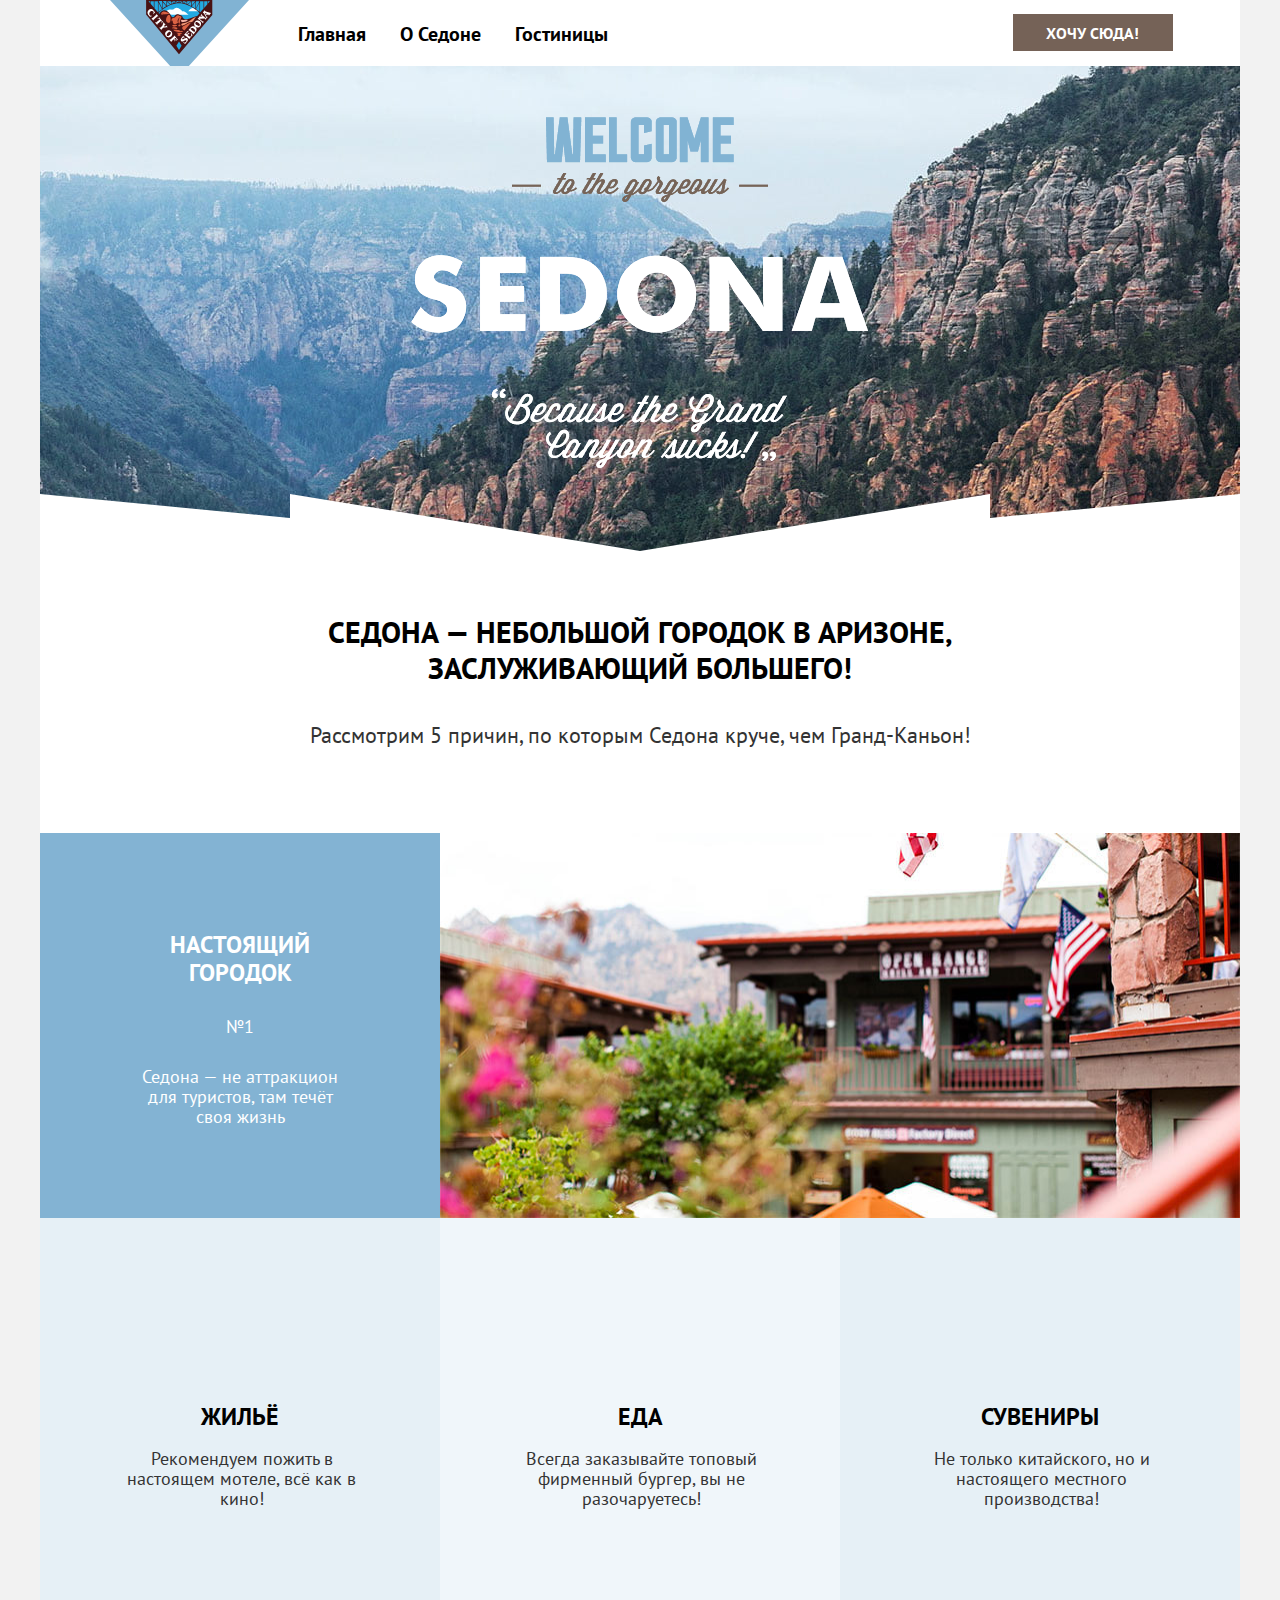
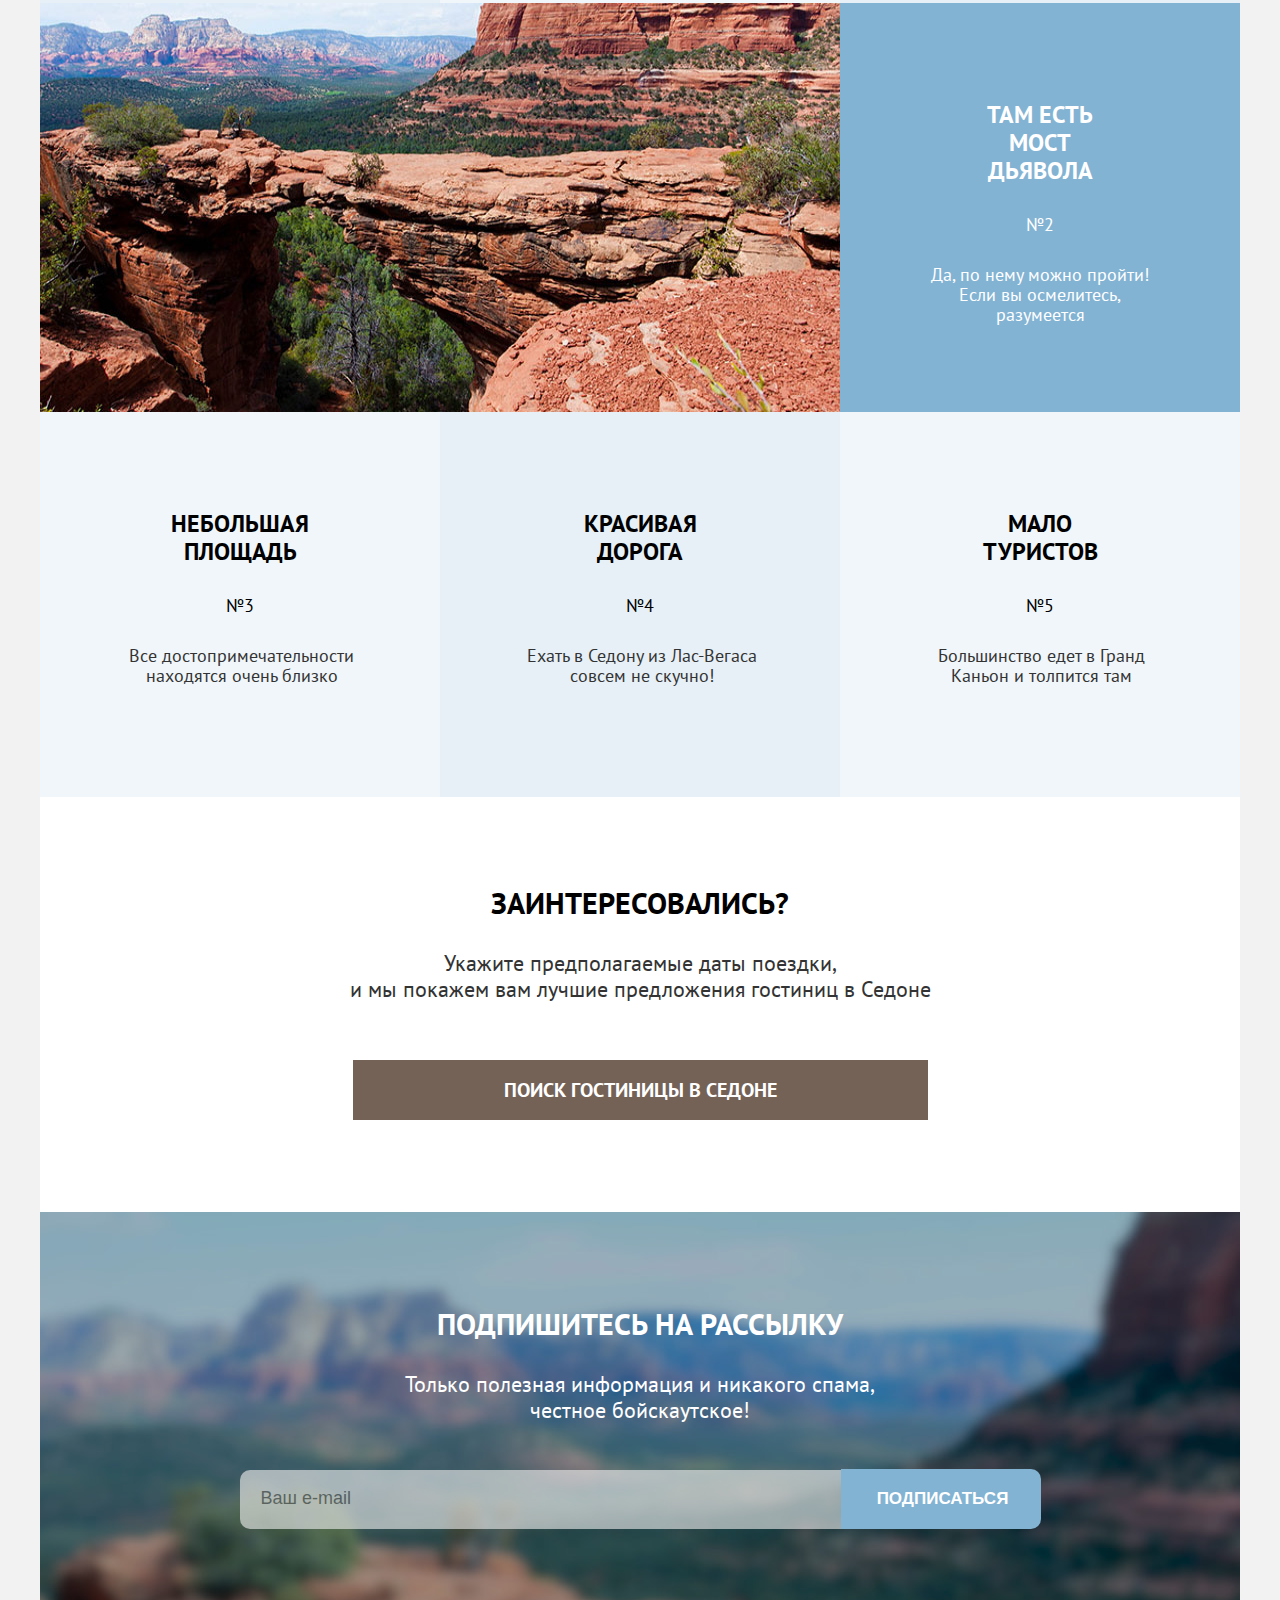
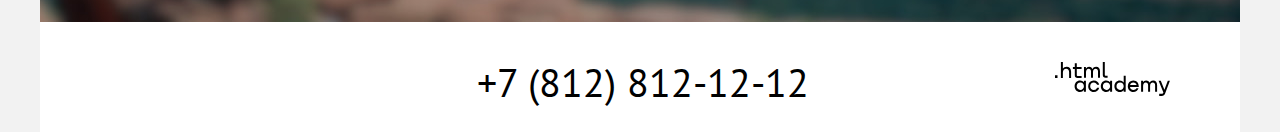
<file: 5/index.html>
<!DOCTYPE html>
<html lang="ru">
  <head>
    <meta charset="utf-8">
    <title>Седона</title>
    <link rel="stylesheet" href="styles/styles.css">
    <base href="https://htmlacademy-htmlcss.github.io/848943-sedona-33/5/">
</head>
  <body>
    <div class="page-container">
      <header class="page-header">
        <nav class="navigation">
          <a class="logo-link" href="#">
          <img src="images/logo.svg" alt="Логотип компании." width="139" height="70">
          </a>
          <ul class="navigation-list reset-list">
            <li class="navigation-item">
              <a class="navigation-link navigation-link-current">Главная</a>
            </li>
            <li class="navigation-item">
              <a class="navigation-link" href="#">О Седоне</a>
            </li>
            <li class="navigation-item">
              <a class="navigation-link" href="catalog.html">Гостиницы</a>
            </li>
          </ul>
          <ul class="navigation-user reset-list">
            <li class="navigation-user-item">
              <a class="navigation-link navigation-link-search" href="#">
              <span class="visually-hidden">Поиск</span>
              </a>
            </li>
            <li class="navigation-user-item">
              <a class="navigation-link navigation-link-favorites" href="#">
                <span class="visually-hidden">Избранное</span>               
                <span class="navigation-favorites-qty" hidden>12</span>
              </a>
            </li>
            <li class="navigation-user-item">
              <a class="navigation-link-button button" href="#">Хочу сюда!</a>
            </li>
          </ul>
        </nav>
      </header>
      <main class="main-container main-index">
        <div class="index-background">
          <div class="index-background-welcome">
            <img src="images/welcome.png" alt="Welcome to the gorgeous Sedona. Because the Grand Canyon sucks!" width="458" height="352">
          </div>
          <div class="index-background-bottomline"></div>
        </div>
        <h1>Седона — небольшой городок в Аризоне, заслуживающий большего!</h1>
        <section class="advantages">
          <h2>Рассмотрим 5 причин, по которым Седона круче, чем Гранд-Каньон!</h2>
          <ul class="advantages-list reset-list">
            <li class="advantages-item ">
              <div class="advantages-wrapper">
                <h3 class="advantages-title">Настоящий городок</h3>
                <p class="advantages-number" hidden>№1</p>
                <p class="advantages-description">Седона — не аттракцион для туристов, там течёт своя жизнь</p>
              </div>
              <img src="images/advantages-1.jpg" alt="Улочки Седоны." width="800" height="384">
            </li>
            <li class="advantages-item ">
              <div class="advantages-wrapper">
                <h3 class="advantages-title">Там есть мост дьявола</h3>
                <p class="advantages-number" hidden>№2</p>
                <p class="advantages-description">Да, по нему можно пройти! Если вы осмелитесь, разумеется</p>
              </div>
              <img src="images/advantages-2.jpg" alt="Мост Дьявола." width="800" height="384">
            </li>
            <li class="advantages-item">
              <div class="advantages-wrapper">
                <h3 class="advantages-title">Небольшая площадь</h3>
                <p class="advantages-number" hidden>№3</p>
                <p class="advantages-description">Все достопримечательности находятся очень близко</p>
              </div>
            </li>
            <li class="advantages-item">
              <div class="advantages-wrapper">
                <h3 class="advantages-title">Красивая дорога</h3>
                <p class="advantages-number" hidden>№4</p>
                <p class="advantages-description">Ехать в Седону из Лас-Вегаса совсем не скучно!</p>
              </div>
            </li>
            <li class="advantages-item">
              <div class="advantages-wrapper">
                <h3 class="advantages-title">Мало туристов</h3>
                <p class="advantages-number" hidden>№5</p>
                <p class="advantages-description">Большинство едет в Гранд Каньон и толпится там</p>
              </div>
            </li>
            <li class="advantages-item">
              <div class="advantages-wrapper tips-wrapper">
                <h3 class="advantages-title">Жильё</h3>
                <p class="advantages-description">Рекомендуем пожить в настоящем мотеле, всё как в кино!</p>
              </div>
            </li>
            <li class="advantages-item ">
              <div class="advantages-wrapper tips-wrapper">
                <h3 class="advantages-title">Еда</h3>
                <p class="advantages-description">Всегда заказывайте топовый фирменный бургер, вы не разочаруетесь!</p>
              </div>
            </li>
            <li class="advantages-item">
              <div class="advantages-wrapper tips-wrapper">
                <h3 class="advantages-title">Сувениры</h3>
                <p class="advantages-description">Не только китайского, но и настоящего местного производства!</p>
              </div>
            </li>
          </ul>
        </section>
        <section class="hotel-search">
          <h2 class="visually-hidden">Поиск гостиницы в Седоне</h2>
          <p class="hotel-search-header" hidden>Заинтересовались?</p>
          <p class="hotel-search-description">Укажите предполагаемые даты поездки,<br> и мы покажем вам лучшие предложения гостиниц в Седоне</p>
          <div class="hotel-search-button">
            <a class="hotel-search-link" href="catalog.html">Поиск гостиницы в Седоне</a>
          </div>
        </section>
        <section class="subscribe subscribe-index">
          <h2>Подпишитесь на рассылку</h2>
          <p>Только полезная информация и никакого спама, честное бойскаутское!</p>
          <form class="subscribe-form" action="https://echo.htmlacademy.ru" method="post">
            <input type="email" name="subscribe-email" id="subscribe-email-index" placeholder="Ваш e-mail">
            <button class="button subscribe-form-button" type="submit">Подписаться</button>
          </form>
        </section>
      </main>
      <footer class="page-footer">
        <section class="footer-social">
          <h2 class="visually-hidden">Мы в соцсетях</h2>
          <ul class="footer-social-list reset-list">
            <li class="footer-social-item">
              <a class="footer-social-button twitter" href="https://twitter.com/htmlacademy_ru">
              <span class="visually-hidden">Twitter</span>
              </a>
            </li>
            <li class="footer-social-item">
              <a class="footer-social-button facebook" href="https://www.facebook.com/htmlacademy">
              <span class="visually-hidden">Facebook</span>
              </a>
            </li>
            <li class="footer-social-item">
              <a class="footer-social-button youtube" href="https://www.youtube.com/c/HTMLAcademyRUS">
              <span class="visually-hidden">Youtube</span>
              </a>
            </li>
          </ul>
        </section>
        <section class="footer-contacts">
          <h2 class="visually-hidden">Контактный телефон</h2>
          <a class="footer-contacts-phone" href="tel:+78128121212">+7 (812) 812-12-12</a>
        </section>
        <section class="footer-copyright">
          <h2 class="visually-hidden">Copyright</h2>
          <p><span class="visually-hidden">Разработчик сайта - </span>
            <a class="htmlacademy-link" href="https://htmlacademy.ru/"><span class="visually-hidden">HTML Academy</span>
            <img class="footer-copyright-logo" src="images/logo-htmlacademy.svg"  alt="Логотип HTML Academy." width="115" height="34">
            </a>
          </p>
        </section>
      </footer>
    </div>
  </body>
</html>
</file>
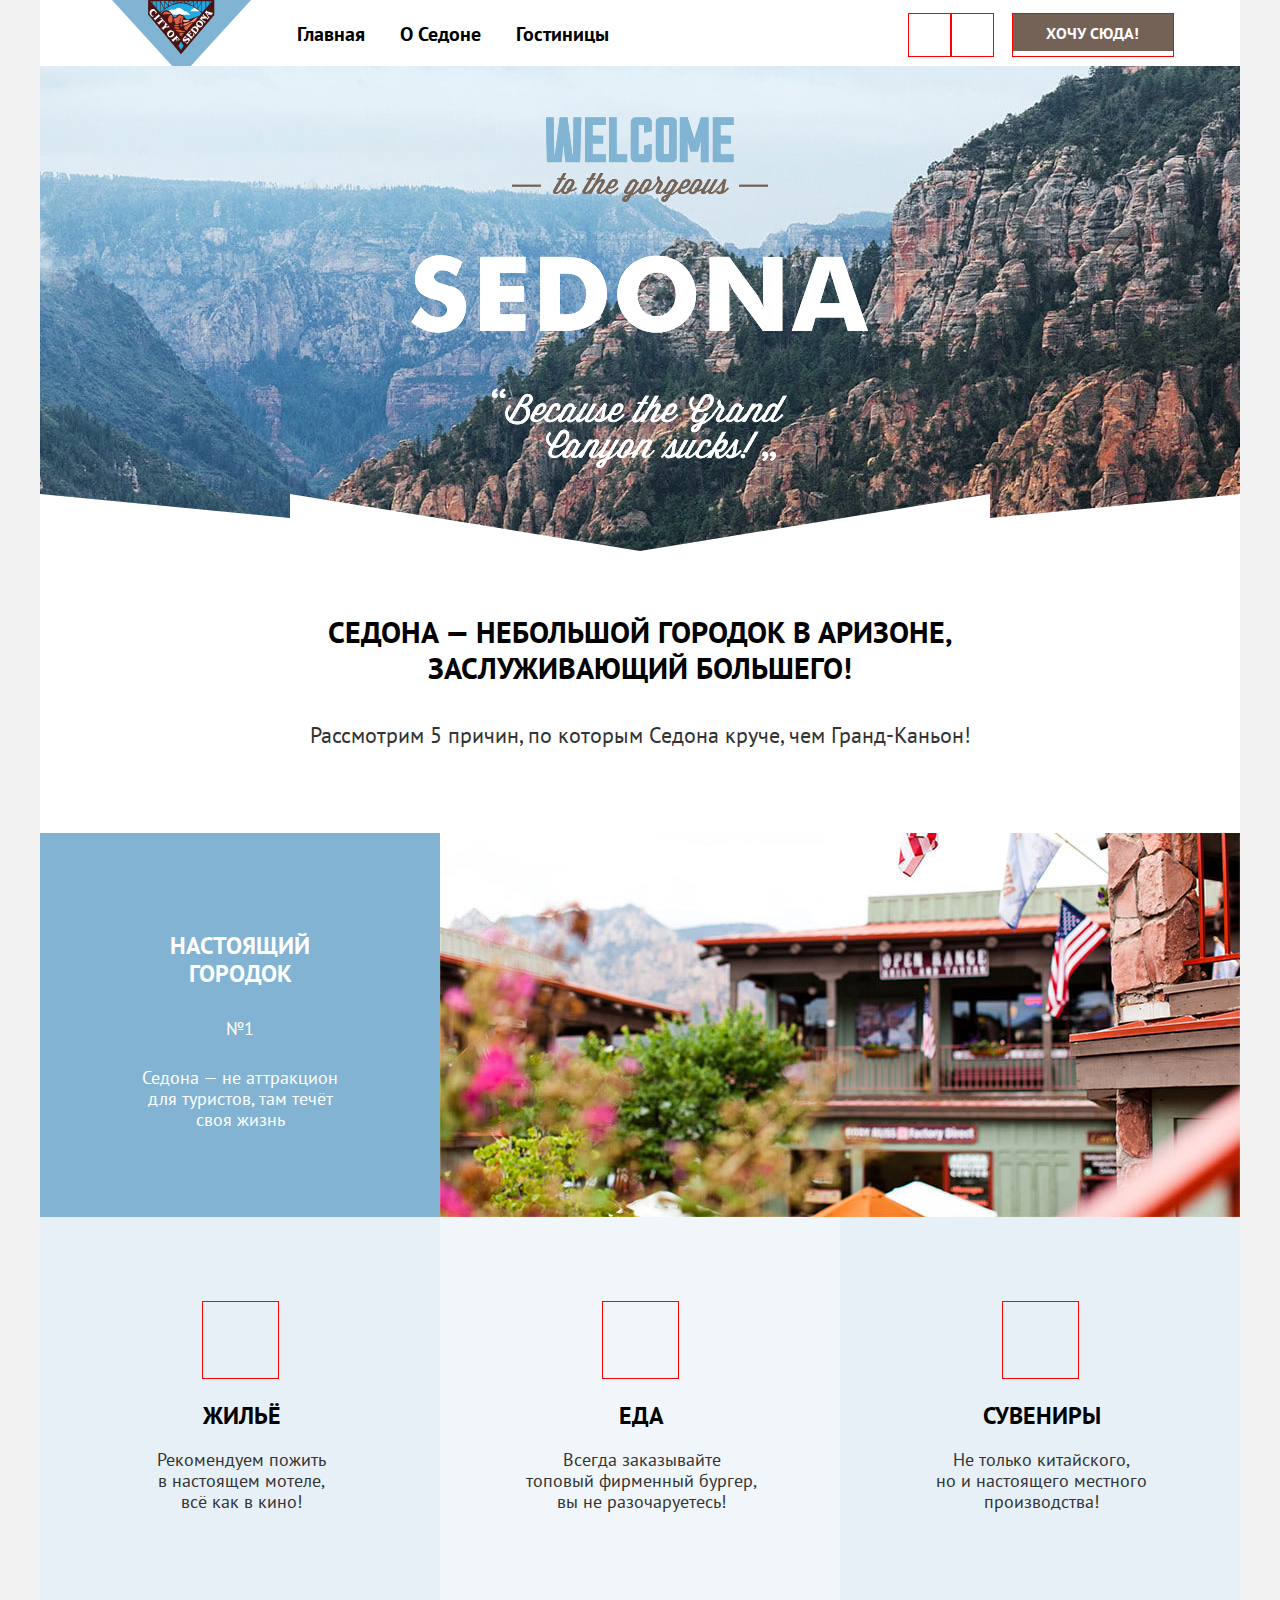
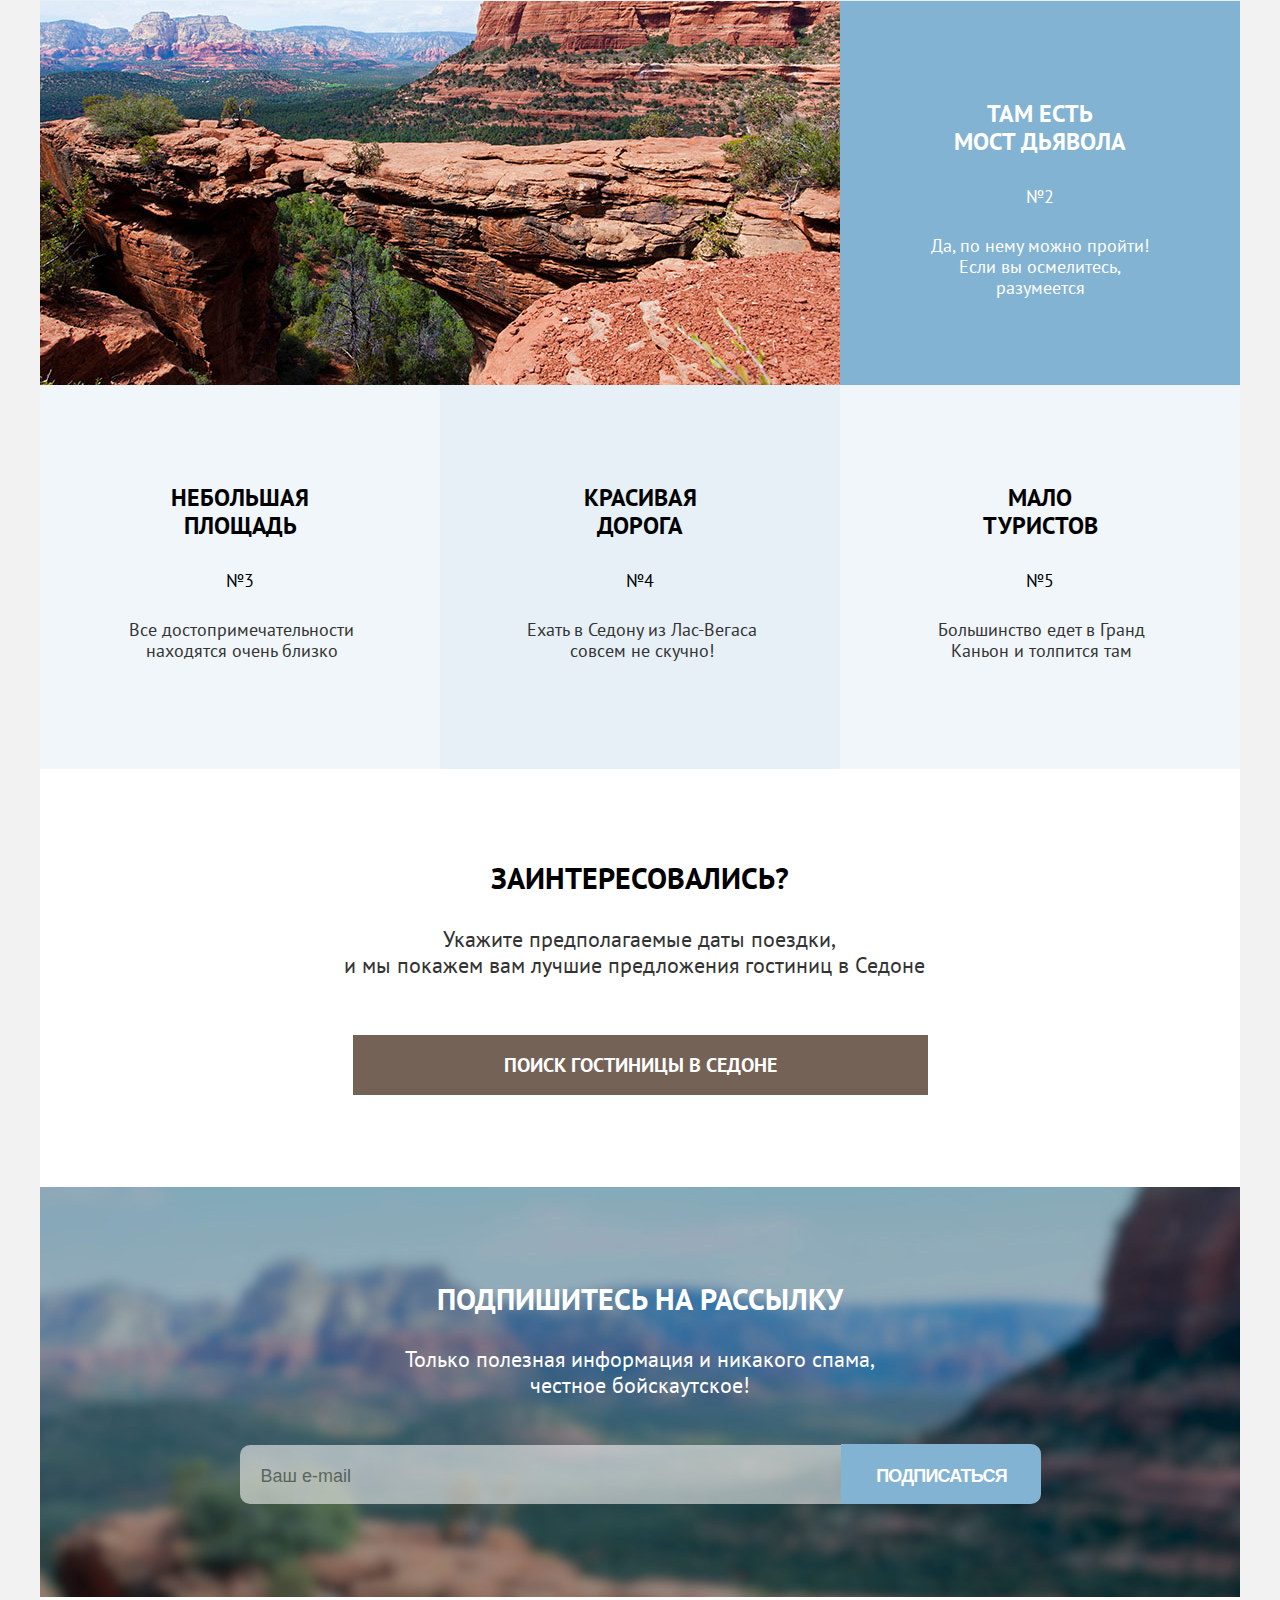
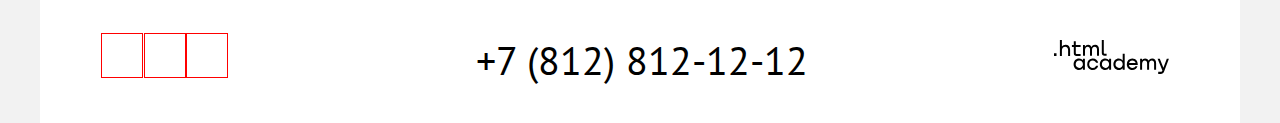
<file: 6/index.html>
<!DOCTYPE html>
<html lang="ru">
  <head>
    <meta charset="utf-8">
    <title>Седона</title>
    <link rel="stylesheet" href="styles/styles.css">
    <base href="https://htmlacademy-htmlcss.github.io/848943-sedona-33/6/">
</head>
  <body>
    <div class="page-container">
      <header class="page-header">
        <nav class="navigation">
          <a class="logo-link" href="#">
          <img src="images/logo.svg" alt="Логотип компании." width="139" height="70">
          </a>
          <ul class="navigation-list reset-list">
            <li class="navigation-item">
              <a class="navigation-link navigation-link-current">Главная</a>
            </li>
            <li class="navigation-item">
              <a class="navigation-link" href="#">О Седоне</a>
            </li>
            <li class="navigation-item">
              <a class="navigation-link" href="catalog.html">Гостиницы</a>
            </li>
          </ul>
          <ul class="navigation-user reset-list">
            <li class="navigation-user-item">
              <a class="navigation-link-search" href="#">
              <span class="visually-hidden">Поиск</span>
              </a>
            </li>
            <li class="navigation-user-item">
              <a class="navigation-link-favorites" href="#">
              <span class="visually-hidden">Избранное</span>               
              <span class="navigation-favorites-qty" hidden>12</span>
              </a>
            </li>
            <li class="navigation-user-item">
              <a class="navigation-link-button button" href="#">Хочу сюда!</a>
            </li>
          </ul>
        </nav>
      </header>
      <main class="main-container main-index">
        <div class="index-background">
          <div class="index-background-welcome">
            <img src="images/welcome.png" alt="Welcome to the gorgeous Sedona. Because the Grand Canyon sucks!" width="458" height="352">
          </div>
          <div class="index-background-bottomline"></div>
        </div>
        <h1>Седона — небольшой городок в Аризоне, заслуживающий большего!</h1>
        <section class="advantages">
          <h2>Рассмотрим 5 причин, по которым Седона круче, чем Гранд-Каньон!</h2>
          <ul class="advantages-list reset-list">
            <li class="advantages-item ">
              <section class="advantages-wrapper advantages-wrapper-big">
                <span class="advantages-number">№1</span>
                <h3 class="advantages-title">Настоящий городок</h3>
                <p class="advantages-description">Седона — не аттракцион для туристов, там течёт своя жизнь</p>
              </section>
              <img src="images/advantages-1.jpg" alt="Улочки Седоны." width="800" height="384">
            </li>
            <li class="advantages-item ">
              <section class="advantages-wrapper advantages-wrapper-big">
                <span class="advantages-number">№2</span>
                <h3 class="advantages-title">Там есть мост дьявола</h3>
                <p class="advantages-description">Да, по нему можно пройти! Если вы осмелитесь, разумеется</p>
              </section>
              <img src="images/advantages-2.jpg" alt="Мост Дьявола." width="800" height="384">
            </li>
            <li class="advantages-item">
              <section class="advantages-wrapper advantages-wrapper-small">
                <span class="advantages-number">№3</span>
                <h3 class="advantages-title">Небольшая площадь</h3>
                <p class="advantages-description">Все достопримечательности находятся очень близко </p>
              </section>
            </li>
            <li class="advantages-item">
              <section class="advantages-wrapper advantages-wrapper-small">
                <span class="advantages-number">№4</span>
                <h3 class="advantages-title">Красивая дорога</h3>
                <p class="advantages-description">Ехать в Седону из Лас-Вегаса совсем не скучно!</p>
              </section>
            </li>
            <li class="advantages-item">
              <section class="advantages-wrapper advantages-wrapper-small">
                <span class="advantages-number">№5</span>
                <h3 class="advantages-title">Мало туристов</h3>
                <p class="advantages-description">Большинство едет в Гранд Каньон и толпится там</p>
              </section>
            </li>
            <li class="advantages-item">
              <section class="advantages-wrapper tips-wrapper">
                <div class="tips-icon"></div>
                <h3 class="advantages-title">Жильё</h3>
                <p class="advantages-description">Рекомендуем пожить <br>в настоящем мотеле,<br>всё как в кино!</p>
              </section>
            </li>
            <li class="advantages-item ">
              <section class="advantages-wrapper tips-wrapper">
                <div class="tips-icon"></div>
                <h3 class="advantages-title">Еда</h3>
                <p class="advantages-description">Всегда заказывайте<br>топовый фирменный бургер,<br>вы не разочаруетесь!</p>
              </section>
            </li>
            <li class="advantages-item">
              <section class="advantages-wrapper tips-wrapper">
                <div class="tips-icon"></div>
                <h3 class="advantages-title">Сувениры</h3>
                <p class="advantages-description">Не только китайского,<br>но и настоящего местного<br>производства!</p>
              </section>
            </li>
          </ul>
        </section>
        <section class="hotel-search">
          <h2 class="visually-hidden">Поиск гостиницы в Седоне</h2>
          <p class="hotel-search-header">Заинтересовались?</p>
          <p class="hotel-search-description">&ensp;Укажите предполагаемые даты поездки,<br>и мы покажем вам лучшие предложения гостиниц в Седоне</p>
          <div class="hotel-search-button">
            <a class="hotel-search-link" href="catalog.html">Поиск гостиницы в Седоне</a>
          </div>
        </section>
        <section class="subscribe subscribe-index">
          <h2>Подпишитесь на рассылку</h2>
          <p>Только полезная информация и никакого спама, честное бойскаутское!</p>
          <form class="subscribe-form" action="https://echo.htmlacademy.ru" method="post">
            <input type="email" name="subscribe-email" id="subscribe-email-index" placeholder="Ваш e-mail">
            <button class="button subscribe-form-button" type="submit">Подписаться</button>
          </form>
        </section>
      </main>
      <footer class="page-footer">
        <section class="footer-social">
          <h2 class="visually-hidden">Мы в соцсетях</h2>
          <ul class="footer-social-list reset-list">
            <li class="footer-social-item">
              <a class="footer-social-button twitter" href="https://twitter.com/htmlacademy_ru">
              <span class="visually-hidden">Twitter</span>
              </a>
            </li>
            <li class="footer-social-item">
              <a class="footer-social-button facebook" href="https://www.facebook.com/htmlacademy">
              <span class="visually-hidden">Facebook</span>
              </a>
            </li>
            <li class="footer-social-item">
              <a class="footer-social-button youtube" href="https://www.youtube.com/c/HTMLAcademyRUS">
              <span class="visually-hidden">Youtube</span>
              </a>
            </li>
          </ul>
        </section>
        <section class="footer-contacts">
          <h2 class="visually-hidden">Контактный телефон</h2>
          <a class="footer-contacts-phone" href="tel:+78128121212">+7 (812) 812-12-12</a>
        </section>
        <section class="footer-copyright">
          <h2 class="visually-hidden">Copyright</h2>
          <p><span class="visually-hidden">Разработчик сайта - </span>
            <a class="htmlacademy-link" href="https://htmlacademy.ru/"><span class="visually-hidden">HTML Academy</span>
            <img class="footer-copyright-logo" src="images/logo-htmlacademy.svg"  alt="Логотип HTML Academy." width="115" height="34">
            </a>
          </p>
        </section>
      </footer>
    </div>
  </body>
</html>
</file>
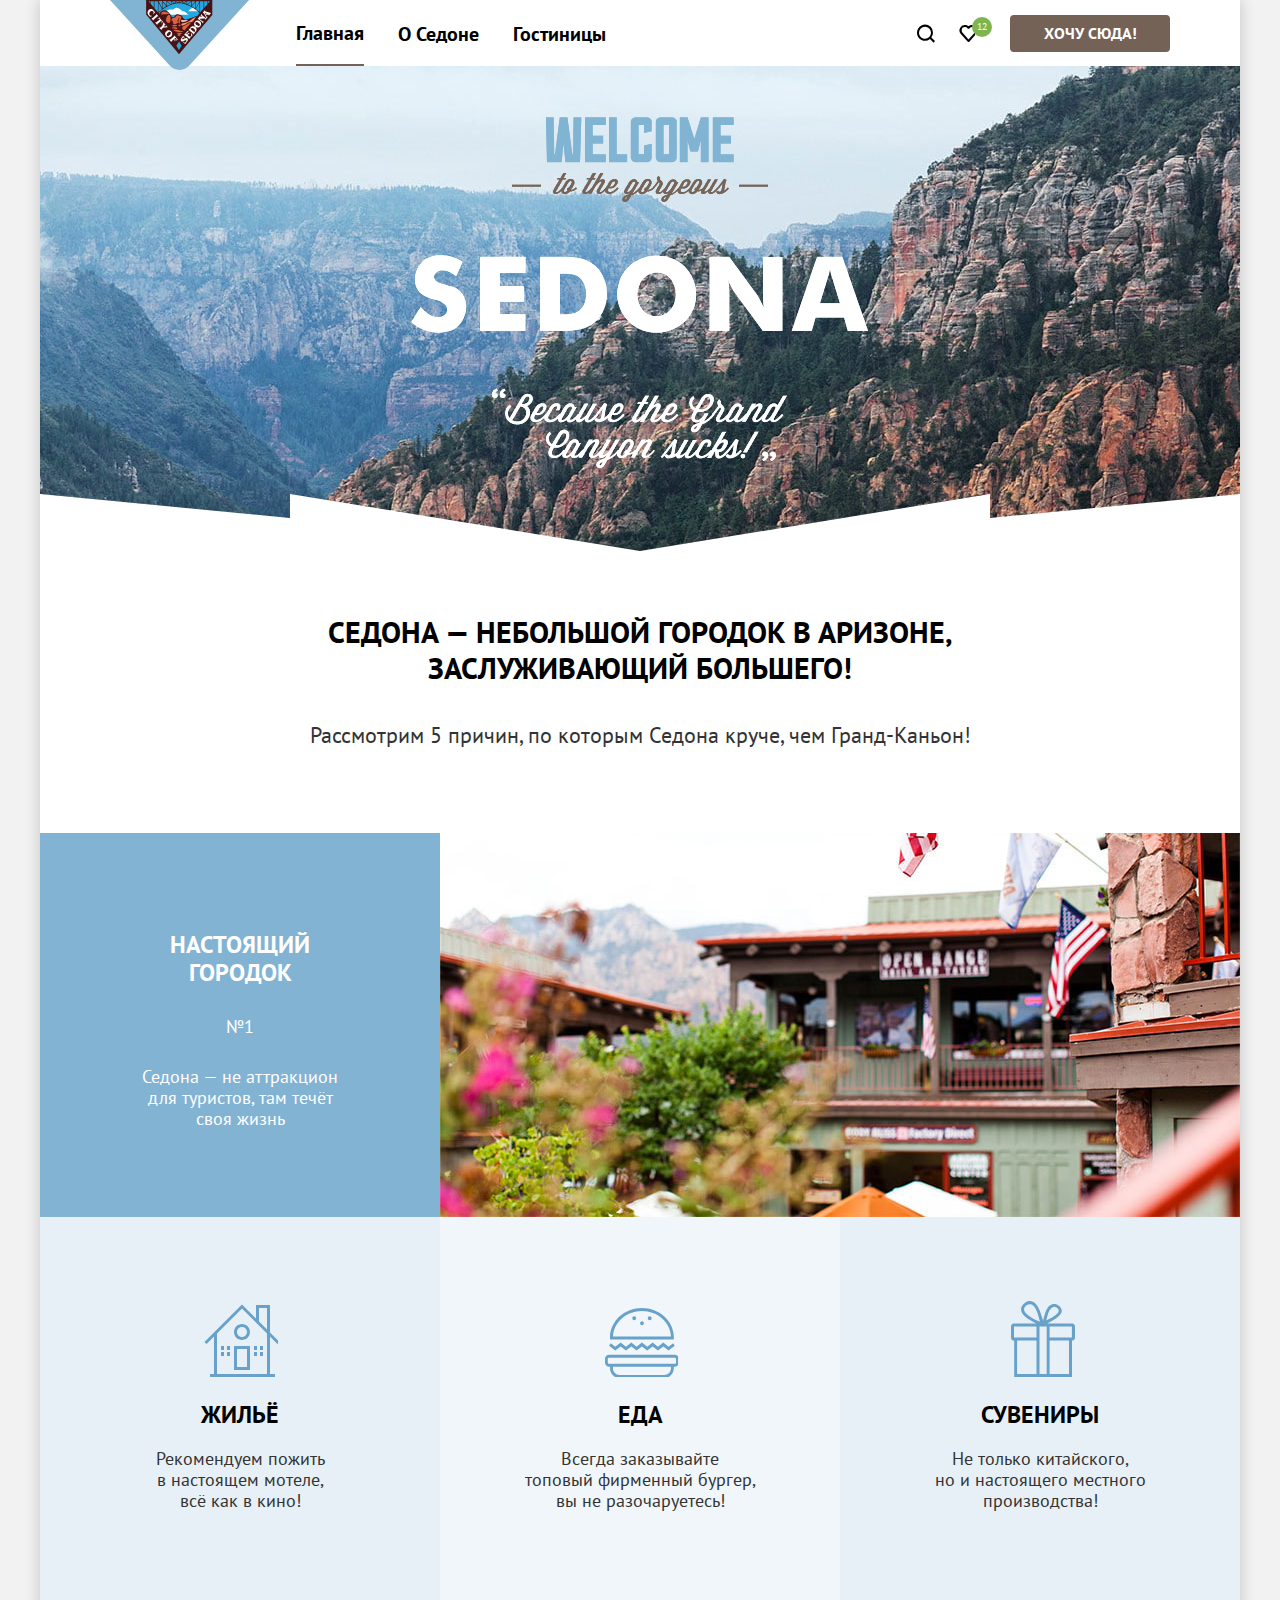
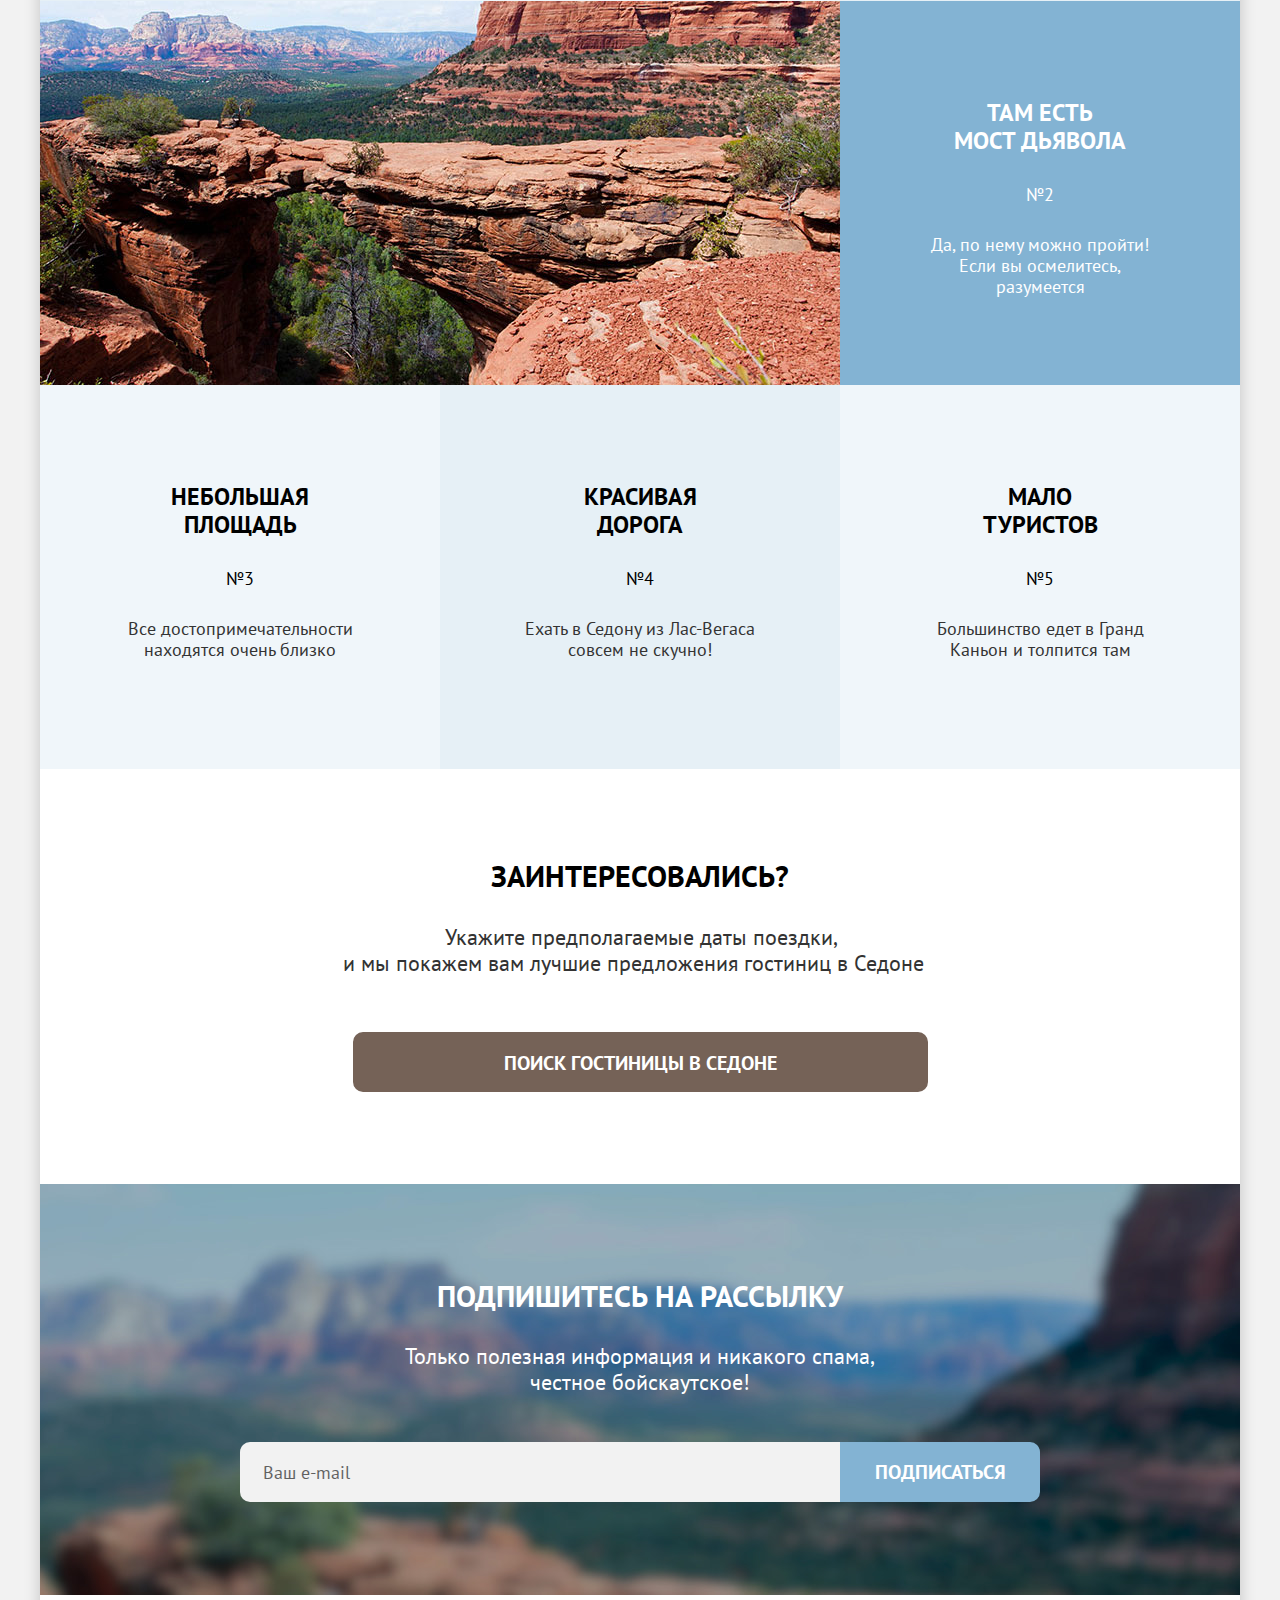
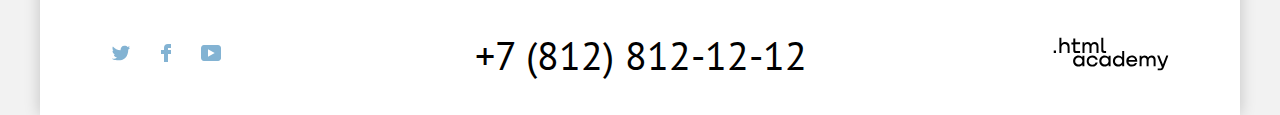
<file: 7/index.html>
<!DOCTYPE html>
<html lang="ru">
  <head>
    <meta charset="utf-8">
    <title>Седона</title>
    <link rel="stylesheet" href="styles/styles.css">
    <link rel="icon" href="images/favicon.ico">
    <base href="https://htmlacademy-htmlcss.github.io/848943-sedona-33/7/">
</head>
  <body>
    <div class="page-container">
      <header>
        <nav class="navigation">
          <a class="logo-link" href="#">
          <img src="images/logo.svg" alt="Логотип компании." width="139" height="70">
          </a>
          <ul class="navigation-list reset-list">
            <li class="navigation-item">
              <a class="navigation-link navigation-link-current">Главная</a>
            </li>
            <li class="navigation-item">
              <a class="navigation-link" href="#">О Седоне</a>
            </li>
            <li class="navigation-item">
              <a class="navigation-link" href="catalog.html">Гостиницы</a>
            </li>
          </ul>
          <ul class="navigation-user reset-list">
            <li>
              <a class="navigation-link-search" href="#">
                <span class="visually-hidden">Поиск</span>
                <svg aria-hidden="true" focusable="false" width="20" height="20" xmlns="http://www.w3.org/2000/svg" >
                  <path d="m19 17-3.7-3.6a8 8 0 0 0 1.7-5 8 8 0 0 0-8-8C4.6.5 1 4.3 1 8.7a8 8 0 0 0 13 6.3l3.6 3.7L19 17ZM9 14.7c-3.3 0-6-2.7-6-6a6 6 0 0 1 12 0 6 6 0 0 1-6 6Z"/>
                </svg>
              </a>
            </li>
            <li>
              <a class="navigation-link-favorites" href="#">
                <span class="visually-hidden">Избранное</span>  
                <svg aria-hidden="true" focusable="false" width="20" height="18" xmlns="http://www.w3.org/2000/svg">
                  <path d="M13.4 17a1 1 0 0 1-.8-.4l-7-7.9A5.4 5.4 0 0 1 10 0c1.3 0 2.5.5 3.5 1.3C14.5.5 16 0 17.1 0c3 0 5.5 2.4 5.5 5.4 0 1.3-.5 2.5-1.3 3.4l-7 7.9c-.3.2-.5.3-.9.3Zm-6-9.5 6.1 6.9 6.3-7c.5-.5.7-1.2.7-2 0-1.8-1.5-3.3-3.3-3.3-1 0-2 .5-2.8 1.3-.3.3-.6.4-.9.4-.3 0-.6-.2-.8-.4A3.7 3.7 0 0 0 10 2.1a3.3 3.3 0 0 0-3.3 3.3c0 .9.3 1.6.7 2.1Z"/>
                </svg>
                <span class="navigation-favorites-qty" hidden>12</span>
              </a>
            </li>
            <li>
              <a class="navigation-link-button button brown-button" href="#">Хочу сюда!</a>
            </li>
          </ul>
        </nav>
      </header>
      <main class="main-container main-index">
        <div class="index-background">
          <div class="index-background-welcome">
            <img src="images/welcome.png" alt="Welcome to the gorgeous Sedona. Because the Grand Canyon sucks!" width="458" height="352">
          </div>
          <div class="index-background-bottomline"></div>
        </div>
        <h1>Седона — небольшой городок в Аризоне, заслуживающий большего!</h1>
        <section class="advantages">
          <h2>Рассмотрим 5 причин, по которым Седона круче, чем Гранд-Каньон!</h2>
          <ol class="advantages-list reset-list">
            <li class="advantages-item ">
              <section class="advantages-wrapper advantages-wrapper-big">
                <span class="advantages-number">№1</span>
                <h3 class="advantages-title">Настоящий городок</h3>
                <p class="advantages-description">Седона — не аттракцион для туристов, там течёт своя жизнь</p>
              </section>
              <img src="images/advantages-1.jpg" alt="Улочки Седоны." width="800" height="384">
            </li>
            <li class="advantages-item ">
              <section class="advantages-wrapper advantages-wrapper-big">
                <span class="advantages-number">№2</span>
                <h3 class="advantages-title">Там есть мост дьявола</h3>
                <p class="advantages-description">Да, по нему можно пройти! Если вы осмелитесь, разумеется</p>
              </section>
              <img src="images/advantages-2.jpg" alt="Мост Дьявола." width="800" height="384">
            </li>
            <li class="advantages-item">
              <section class="advantages-wrapper advantages-wrapper-small">
                <span class="advantages-number">№3</span>
                <h3 class="advantages-title">Небольшая площадь</h3>
                <p class="advantages-description">Все достопримечательности находятся очень близко </p>
              </section>
            </li>
            <li class="advantages-item">
              <section class="advantages-wrapper advantages-wrapper-small">
                <span class="advantages-number">№4</span>
                <h3 class="advantages-title">Красивая дорога</h3>
                <p class="advantages-description">Ехать в Седону из Лас-Вегаса совсем не скучно!</p>
              </section>
            </li>
            <li class="advantages-item">
              <section class="advantages-wrapper advantages-wrapper-small">
                <span class="advantages-number">№5</span>
                <h3 class="advantages-title">Мало туристов</h3>
                <p class="advantages-description">Большинство едет в Гранд Каньон и толпится там</p>
              </section>
            </li>
            <li class="advantages-item">
              <section class="advantages-wrapper tips-wrapper">
                <div class="tips-icon home"></div>
                <h3 class="advantages-title">Жильё</h3>
                <p class="advantages-description">Рекомендуем пожить <br>в настоящем мотеле,<br>всё как в кино!</p>
              </section>
            </li>
            <li class="advantages-item ">
              <section class="advantages-wrapper tips-wrapper">
                <div class="tips-icon food"></div>
                <h3 class="advantages-title">Еда</h3>
                <p class="advantages-description">Всегда заказывайте<br>топовый фирменный бургер,<br>вы не разочаруетесь!</p>
              </section>
            </li>
            <li class="advantages-item">
              <section class="advantages-wrapper tips-wrapper">
                <div class="tips-icon souvenir"></div>
                <h3 class="advantages-title">Сувениры</h3>
                <p class="advantages-description"> Не только китайского,<br>но и настоящего местного<br>производства!</p>
              </section>
            </li>
          </ol>
        </section>
        <section class="hotel-search">
          <h2 class="visually-hidden">Поиск гостиницы в Седоне</h2>
          <p class="hotel-search-header">Заинтересовались?</p>
          <p class="hotel-search-description">&ensp; Укажите предполагаемые даты поездки,<br>и мы покажем вам лучшие предложения гостиниц в Седоне</p>
          <a class="hotel-search-link brown-button" href="catalog.html">Поиск гостиницы в Седоне</a>
        </section>
        <section class="subscribe subscribe-index">
          <h2>Подпишитесь на рассылку</h2>
          <p>Только полезная информация и никакого спама, честное бойскаутское!</p>
          <form class="subscribe-form" action="https://echo.htmlacademy.ru" method="post">
            <input type="email" name="subscribe-email" id="subscribe-email-index" placeholder="Ваш e-mail">
            <button class="button subscribe-form-button" type="submit">Подписаться</button>
          </form>
        </section>
      </main>
      <footer class="page-footer">
        <section class="footer-social">
          <h2 class="visually-hidden">Мы в соцсетях</h2>
          <ul class="footer-social-list reset-list">
            <li class="footer-social-item">
              <a class="footer-social-button" href="https://twitter.com/htmlacademy_ru">
                <span class="visually-hidden">Twitter</span>
                <svg aria-hidden="true" focusable="false" width="18" height="15" xmlns="http://www.w3.org/2000/svg">
                  <path d="M11.6.2c1.8-.5 3.2.3 3.8 1.2l2.1-.7c0 .9-.6 1.5-.9 1.8.7.1 1.4-.6 1.4-.6a3 3 0 0 1-1.7 2C16.1 10.7 13 15.1 5.7 15h-.5c-.4 0-4.4-.5-5.2-1.9 2.4.2 4.1-.4 5-1.2-1-.3-2.9-.4-3.2-2.9.4.1.6.2 1.3.1C1.8 8.3.4 7.5.5 5.3c.3.3 1.1.5 1.4.5C1.1 5.6-.2 2.5.9.9a11 11 0 0 0 7.6 3.8C8.7 2.3 9.7.8 11.6.2Z"/>
                </svg>
              </a>
            </li>
            <li class="footer-social-item">
              <a class="footer-social-button" href="https://www.facebook.com/htmlacademy">
                <span class="visually-hidden">Facebook</span>
                <svg aria-hidden="true" focusable="false" width="10" height="18" xmlns="http://www.w3.org/2000/svg">
                  <path d="M7 0a4 4 0 0 0-4 4v2H0v4h3v8h4v-8h3V6H7V4h3V0H7Z"/>
                </svg>
              </a>
            </li>
            <li class="footer-social-item">
              <a class="footer-social-button" href="https://www.youtube.com/c/HTMLAcademyRUS">
                <span class="visually-hidden">Youtube</span>
                <svg aria-hidden="true" focusable="false" width="20" height="16" xmlns="http://www.w3.org/2000/svg">
                  <path d="M17 0H2.9C1.2 0 0 1.5 0 3.2v9.5C0 14.5 1.2 16 2.9 16h14.3c1.5 0 2.9-1.5 2.9-3.2V3.2C19.9 1.5 18.7 0 17 0ZM7 11.8V4.2L13.7 8 7 11.8Z" />
                </svg>
              </a>
            </li>
          </ul>
        </section>
        <section class="footer-contacts">
          <h2 class="visually-hidden">Контактный телефон</h2>
          <a class="footer-contacts-phone" href="tel:+78128121212">+7 (812) 812-12-12</a>
        </section>
        <section class="footer-copyright">
          <h2 class="visually-hidden">Copyright</h2>
          <p>
            <span class="visually-hidden">Разработчик сайта - </span>
            <a class="htmlacademy-link" href="https://htmlacademy.ru/">
              <span class="visually-hidden">HTML Academy</span>
              <svg aria-hidden="true" focusable="false" width="115" height="33" xmlns="http://www.w3.org/2000/svg">
                <path d="M0 12.9v2.6h2.5v-2.6H0Zm11.6-8.4c-1.6 0-2.8.7-3.6 1.7h-.1V0h-2v15.5h2v-5.3c0-2.1 1.3-3.6 3.3-3.6 1.8 0 2.9 1.4 2.9 3.2v5.7h2V9.4c.1-3-1.8-4.9-4.5-4.9Zm15 .3h-4.8V1.1h-2v3.8h-1.9v2h1.9v6c0 1.7 1 2.7 2.7 2.7h4.1v-2h-3.7c-.7 0-1.1-.4-1.1-1.1V6.8h4.8v-2Zm14.5-.2c-1.6 0-2.9.8-3.5 2.1h-.1a3.7 3.7 0 0 0-3.4-2.1c-1.4 0-2.5.8-3.1 1.8h-.1V4.8H29v10.6h2V10c0-2 1-3.5 2.6-3.5 1.5 0 2.4 1 2.4 2.6v6.3h2V9.8c0-2.4 1.4-3.3 2.6-3.3 1.5 0 2.4 1 2.4 2.6v6.3h2V8.9c.1-2.5-1.4-4.3-3.9-4.3Zm6.7 8.1c0 1.7 1 2.7 2.8 2.7h2v-2h-1.7c-.7 0-1.1-.4-1.1-1.1V0h-2v12.7Zm-18.9 7a4.9 4.9 0 0 0-3.9-1.8c-3.1 0-5.4 2.3-5.4 5.6s2.3 5.6 5.4 5.6c1.8 0 3-.8 3.8-1.9h.1v1.6h2V18.2h-2v1.5Zm-3.6 7.4a3.5 3.5 0 0 1-3.6-3.6c0-2 1.4-3.6 3.6-3.6s3.6 1.6 3.6 3.6c0 1.9-1.4 3.6-3.6 3.6ZM44.2 22c-.5-2.4-2.6-4.1-5.4-4.1a5.4 5.4 0 0 0-5.6 5.6c0 3.1 2.2 5.6 5.6 5.6 2.8 0 4.9-1.8 5.4-4.2h-2.1a3.4 3.4 0 0 1-3.3 2.3 3.5 3.5 0 0 1-3.6-3.6c0-2 1.4-3.6 3.6-3.6 1.6 0 2.8 1 3.3 2.2h2.1V22Zm10.9-2.3a4.9 4.9 0 0 0-3.9-1.8c-3.1 0-5.4 2.3-5.4 5.6s2.3 5.6 5.4 5.6c1.8 0 3-.8 3.8-1.9h.1v1.6h2V18.2h-2v1.5Zm-3.6 7.4a3.5 3.5 0 0 1-3.6-3.6c0-2 1.4-3.6 3.6-3.6s3.6 1.6 3.6 3.6c0 1.9-1.5 3.6-3.6 3.6Zm17.2-7.3a5 5 0 0 0-3.9-1.9c-3.1 0-5.4 2.3-5.4 5.6s2.2 5.6 5.4 5.6c1.7 0 3-.8 3.8-1.8h.1v1.5h2V13.4h-2v6.4Zm-3.6 7.3a3.5 3.5 0 0 1-3.6-3.6c0-2 1.4-3.6 3.6-3.6s3.6 1.6 3.6 3.6c-.1 2-1.5 3.6-3.6 3.6Zm13.2-9.2a5.4 5.4 0 0 0-5.5 5.6c0 3 2.1 5.6 5.5 5.6 2.5 0 4.5-1.3 5.2-3.6h-2.1c-.5 1-1.6 1.6-3 1.6-1.9 0-3.3-1.3-3.4-2.9h8.8c.2-3.6-2-6.3-5.5-6.3Zm0 1.9c1.7 0 3 1 3.3 2.6h-6.5a3.2 3.2 0 0 1 3.2-2.6Zm19.9-1.9a4 4 0 0 0-3.6 2h-.1c-.6-1.2-1.8-2-3.4-2-1.4 0-2.5.7-3.1 1.8v-1.5h-1.9v10.6h2v-5.4c0-2 1-3.4 2.6-3.5 1.5 0 2.4 1 2.4 2.6v6.3h2v-5.6c0-2.4 1.4-3.3 2.6-3.3 1.5 0 2.4 1 2.4 2.6v6.3h2v-6.5c.1-2.6-1.4-4.4-3.9-4.4Zm11.2 9.1-3.6-8.9h-2.2l4.8 11.6c-.3.9-.7 1.2-1.7 1.2h-2.5v2h2.5c1.8 0 2.8-.8 3.5-2.6l4.7-12.2h-2.1l-3.4 8.9Z" />
              </svg>
            </a>
          </p>
        </section>
      </footer>

<!-- Modal -->
      <div class="modal-container modal-hide">
        <div class="modal">
          <button class="modal-close-button">
            <span class="visually-hidden">Закрыть</span>
            <svg aria-hidden="true" focusable="false" width="13" height="13" viewBox="0 0 13 13" fill="none" xmlns="http://www.w3.org/2000/svg">
              <path d="M13 1.2 11.8 0 6.5 5.3 1.2 0 0 1.2l5.3 5.3L0 11.8 1.2 13l5.3-5.3 5.3 5.3 1.2-1.2-5.3-5.3L13 1.2Z"/>
            </svg>
          </button>
          <section class="modal-content">
            <h2 class="modal-title">Поиск гостиницы в Седоне</h2>
            <form class="auth-form" action="https://echo.htmlacademy.ru/" method="post">
              <div class="auth-item-checkin">
                <label class="auth-label" for="auth-checkin">Дата заезда:</label>
                <div class="auth-input-wrapper">                      
                  <input class="auth-input" type="text" id="auth-checkin" name="auth-checkin" placeholder="Укажите дату" value="27 апреля 2020">                   
                  <span class="auth-tooltip auth-tooltip-error">Мы не можем отправить вас в прошлое.</span> 
                </div>
              </div>
              <div class="auth-item-checkout">
                <label class="auth-label" for="auth-checkout">Дата выезда:</label>
                <div class="auth-input-wrapper">                      
                  <input class="auth-input" type="text" id="auth-checkout" name="auth-checkout" placeholder="Укажите дату" value="1 сентября 2021">                  
                  <span class="auth-tooltip">На эти даты есть свободные номера. Пока есть.</span>      
                </div>
              </div>
              <div class="auth-item-adults">
                <label class="auth-label" for="auth-adults">Взрослые:</label>                    
                <input class="visually-hidden" type="number" step="1" id="auth-adults" name="auth-adults" value="2">
                <div class="auth-button-wrapper">
                  <button class="auth-button auth-button-minus" type="button">
                    <svg aria-hidden="true" focusable="false" width="13" height="2" viewBox="0 0 13 1" fill="none" xmlns="http://www.w3.org/2000/svg">
                      <path d="M0 0v1h13V0H0Z" fill="#000"/>
                    </svg>
                  </button>
                  <span class="auth-visible-qty">2</span>
                  <button class="auth-button auth-button-plus" type="button">
                    <svg  aria-hidden="true" focusable="false" width="13" height="13" viewBox="0 0 13 13" fill="none" xmlns="http://www.w3.org/2000/svg">
                      <path d="M13 6H7V0H6v6H0v1h6v6h1V7h6V6Z" fill="#000"/>
                    </svg>
                  </button>
                </div>
              </div>
              <div class="auth-item-kids">
                <label class="auth-label auth-label-kids" for="auth-kids">Дети:                      
                <span class="auth-label-info"></span>
                <span class="auth-label-details">
                Укажите количество детей, которые будут с вами, возраст которых от 6 до 18 лет. Дети до 6 лет размещаются бесплатно.                        
                </span>
                </label>
                <input class="visually-hidden" type="number" step="1" id="auth-kids" name="auth-kids" value="1" >
                <div class="auth-button-wrapper">
                  <button class="auth-button auth-button-minus" type="button">
                    <svg  aria-hidden="true" focusable="false" width="13" height="2" viewBox="0 0 13 1" fill="none" xmlns="http://www.w3.org/2000/svg">
                      <path d="M0 0v1h13V0H0Z" fill="#000"/>
                    </svg>
                  </button>
                  <span class="auth-visible-qty">1</span>
                  <button class="auth-button auth-button-plus" type="button">
                    <svg  aria-hidden="true" focusable="false" width="13" height="13" viewBox="0 0 13 13" fill="none" xmlns="http://www.w3.org/2000/svg">
                      <path d="M13 6H7V0H6v6H0v1h6v6h1V7h6V6Z" fill="#000"/>
                    </svg>
                  </button>
                </div>
              </div>
              <button class="auth-submit-button" type="submit">Найти</button>              
            </form>
          </section>
        </div>
      </div>
    </div>
  </body>
</html>
</file>
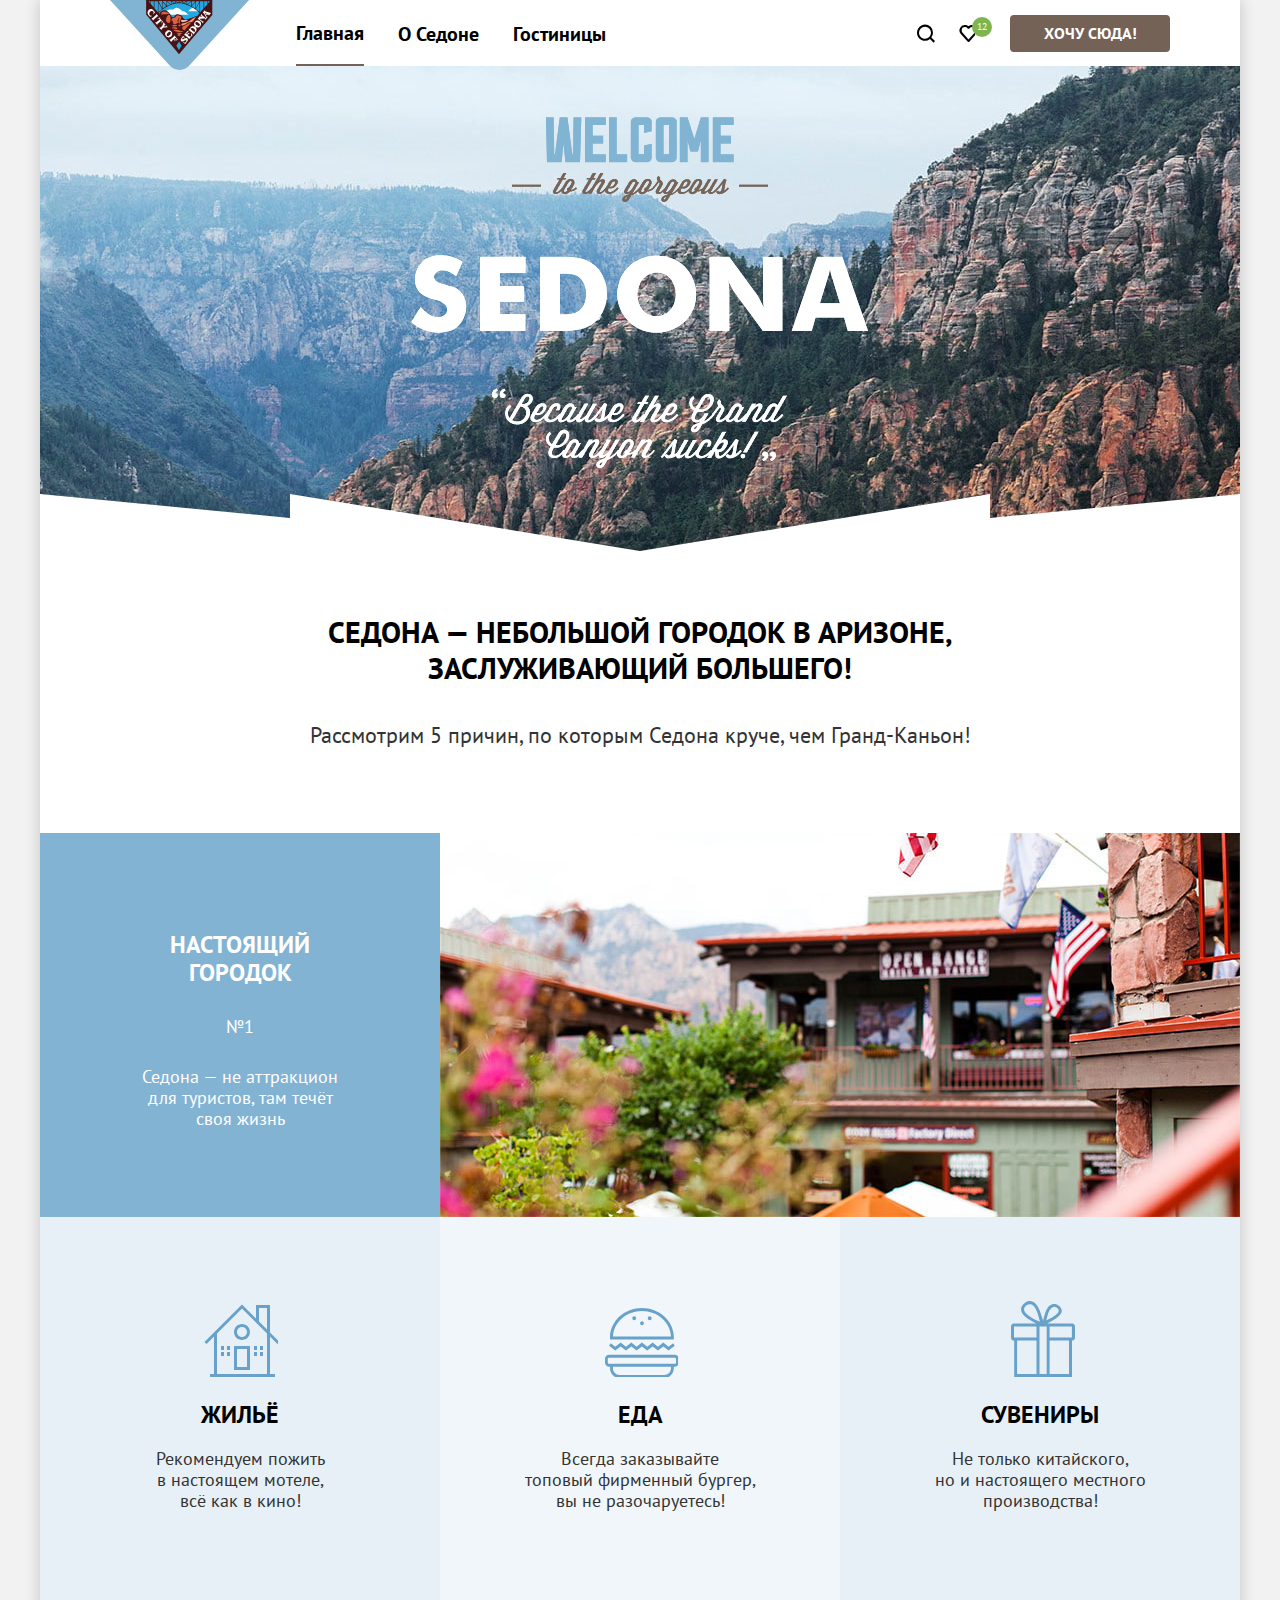
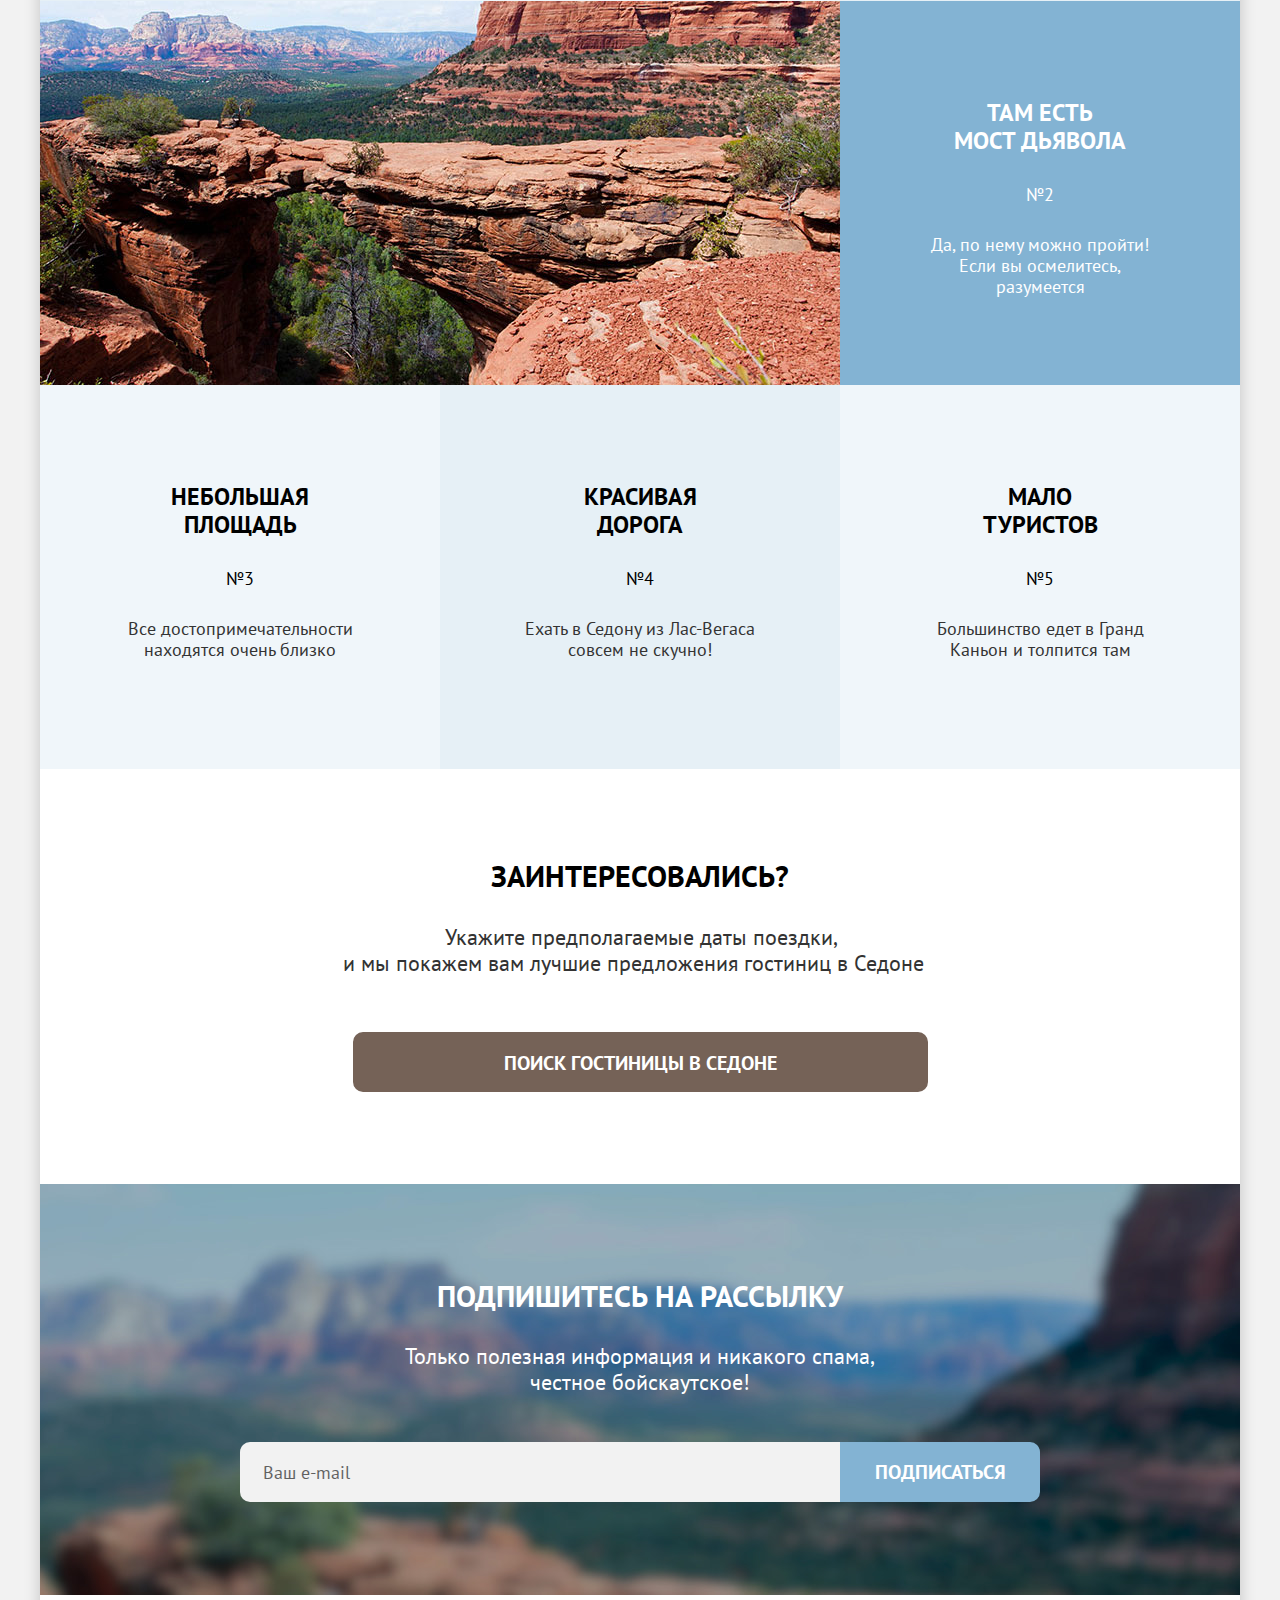
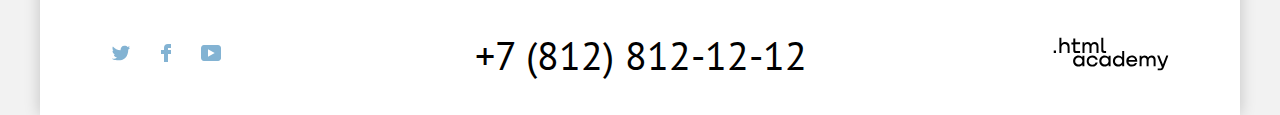
<file: 8/index.html>
<!DOCTYPE html>
<html lang="ru">
  <head>
    <meta charset="utf-8">
    <title>Седона</title>
    <link rel="stylesheet" href="styles/styles.css">
    <link rel="icon" href="images/favicon.ico">
    <base href="https://htmlacademy-htmlcss.github.io/848943-sedona-33/8/">
</head>
  <body>
    <div class="page-container">
      <header>
        <nav class="navigation">
          <a class="logo-link" href="#">
          <img src="images/logo.svg" alt="Логотип компании." width="139" height="70">
          </a>
          <ul class="navigation-list reset-list">
            <li class="navigation-item">
              <a class="navigation-link navigation-link-current">Главная</a>
            </li>
            <li class="navigation-item">
              <a class="navigation-link" href="#">О Седоне</a>
            </li>
            <li class="navigation-item">
              <a class="navigation-link" href="catalog.html">Гостиницы</a>
            </li>
          </ul>
          <ul class="navigation-user reset-list">
            <li>
              <a class="navigation-link-search" href="#">
                <span class="visually-hidden">Поиск</span>
                <svg aria-hidden="true" focusable="false" width="20" height="20" xmlns="http://www.w3.org/2000/svg" >
                  <path d="m19 17-3.7-3.6a8 8 0 0 0 1.7-5 8 8 0 0 0-8-8C4.6.5 1 4.3 1 8.7a8 8 0 0 0 13 6.3l3.6 3.7L19 17ZM9 14.7c-3.3 0-6-2.7-6-6a6 6 0 0 1 12 0 6 6 0 0 1-6 6Z"/>
                </svg>
              </a>
            </li>
            <li>
              <a class="navigation-link-favorites" href="#">
                <span class="visually-hidden">Избранное</span>  
                <svg aria-hidden="true" focusable="false" width="20" height="18" xmlns="http://www.w3.org/2000/svg">
                  <path d="M13.4 17a1 1 0 0 1-.8-.4l-7-7.9A5.4 5.4 0 0 1 10 0c1.3 0 2.5.5 3.5 1.3C14.5.5 16 0 17.1 0c3 0 5.5 2.4 5.5 5.4 0 1.3-.5 2.5-1.3 3.4l-7 7.9c-.3.2-.5.3-.9.3Zm-6-9.5 6.1 6.9 6.3-7c.5-.5.7-1.2.7-2 0-1.8-1.5-3.3-3.3-3.3-1 0-2 .5-2.8 1.3-.3.3-.6.4-.9.4-.3 0-.6-.2-.8-.4A3.7 3.7 0 0 0 10 2.1a3.3 3.3 0 0 0-3.3 3.3c0 .9.3 1.6.7 2.1Z"/>
                </svg>
                <span class="navigation-favorites-qty" hidden>12</span>
              </a>
            </li>
            <li>
              <a class="navigation-link-button button brown-button" href="#">Хочу сюда!</a>
            </li>
          </ul>
        </nav>
      </header>
      <main class="main-container main-index">
        <div class="index-background">
          <div class="index-background-welcome">
            <img src="images/welcome.png" alt="Welcome to the gorgeous Sedona. Because the Grand Canyon sucks!" width="458" height="352">
          </div>
          <div class="index-background-bottomline"></div>
        </div>
        <h1>Седона — небольшой городок в Аризоне, заслуживающий большего!</h1>
        <section class="advantages">
          <h2>Рассмотрим 5 причин, по которым Седона круче, чем Гранд-Каньон!</h2>
          <ol class="advantages-list reset-list">
            <li class="advantages-item ">
              <section class="advantages-wrapper advantages-wrapper-big">
                <span class="advantages-number">№1</span>
                <h3 class="advantages-title">Настоящий городок</h3>
                <p class="advantages-description">Седона — не аттракцион для туристов, там течёт своя жизнь</p>
              </section>
              <img src="images/advantages-1.jpg" alt="Улочки Седоны." width="800" height="384">
            </li>
            <li class="advantages-item ">
              <section class="advantages-wrapper advantages-wrapper-big">
                <span class="advantages-number">№2</span>
                <h3 class="advantages-title">Там есть мост дьявола</h3>
                <p class="advantages-description">Да, по нему можно пройти! Если вы осмелитесь, разумеется</p>
              </section>
              <img src="images/advantages-2.jpg" alt="Мост Дьявола." width="800" height="384">
            </li>
            <li class="advantages-item">
              <section class="advantages-wrapper advantages-wrapper-small">
                <span class="advantages-number">№3</span>
                <h3 class="advantages-title">Небольшая площадь</h3>
                <p class="advantages-description">Все достопримечательности находятся очень близко </p>
              </section>
            </li>
            <li class="advantages-item">
              <section class="advantages-wrapper advantages-wrapper-small">
                <span class="advantages-number">№4</span>
                <h3 class="advantages-title">Красивая дорога</h3>
                <p class="advantages-description">Ехать в Седону из Лас-Вегаса совсем не скучно!</p>
              </section>
            </li>
            <li class="advantages-item">
              <section class="advantages-wrapper advantages-wrapper-small">
                <span class="advantages-number">№5</span>
                <h3 class="advantages-title">Мало туристов</h3>
                <p class="advantages-description">Большинство едет в Гранд Каньон и толпится там</p>
              </section>
            </li>
            <li class="advantages-item">
              <section class="advantages-wrapper tips-wrapper">
                <div class="tips-icon home"></div>
                <h3 class="advantages-title">Жильё</h3>
                <p class="advantages-description">Рекомендуем пожить <br>в настоящем мотеле,<br>всё как в кино!</p>
              </section>
            </li>
            <li class="advantages-item ">
              <section class="advantages-wrapper tips-wrapper">
                <div class="tips-icon food"></div>
                <h3 class="advantages-title">Еда</h3>
                <p class="advantages-description">Всегда заказывайте<br>топовый фирменный бургер,<br>вы не разочаруетесь!</p>
              </section>
            </li>
            <li class="advantages-item">
              <section class="advantages-wrapper tips-wrapper">
                <div class="tips-icon souvenir"></div>
                <h3 class="advantages-title">Сувениры</h3>
                <p class="advantages-description"> Не только китайского,<br>но и настоящего местного<br>производства!</p>
              </section>
            </li>
          </ol>
        </section>
        <section class="hotel-search">
          <h2 class="visually-hidden">Поиск гостиницы в Седоне</h2>
          <p class="hotel-search-header">Заинтересовались?</p>
          <p class="hotel-search-description">&ensp; Укажите предполагаемые даты поездки,<br>и мы покажем вам лучшие предложения гостиниц в Седоне</p>
          <a class="hotel-search-link brown-button" href="catalog.html">Поиск гостиницы в Седоне</a>
        </section>
        <section class="subscribe subscribe-index">
          <h2>Подпишитесь на рассылку</h2>
          <p>Только полезная информация и никакого спама, честное бойскаутское!</p>
          <form class="subscribe-form" action="https://echo.htmlacademy.ru" method="post">
            <input type="email" name="subscribe-email" id="subscribe-email-index" placeholder="Ваш e-mail">
            <button class="button subscribe-form-button" type="submit">Подписаться</button>
          </form>
        </section>
      </main>
      <footer class="page-footer">
        <section class="footer-social">
          <h2 class="visually-hidden">Мы в соцсетях</h2>
          <ul class="footer-social-list reset-list">
            <li class="footer-social-item">
              <a class="footer-social-button" href="https://twitter.com/htmlacademy_ru">
                <span class="visually-hidden">Twitter</span>
                <svg aria-hidden="true" focusable="false" width="18" height="15" xmlns="http://www.w3.org/2000/svg">
                  <path d="M11.6.2c1.8-.5 3.2.3 3.8 1.2l2.1-.7c0 .9-.6 1.5-.9 1.8.7.1 1.4-.6 1.4-.6a3 3 0 0 1-1.7 2C16.1 10.7 13 15.1 5.7 15h-.5c-.4 0-4.4-.5-5.2-1.9 2.4.2 4.1-.4 5-1.2-1-.3-2.9-.4-3.2-2.9.4.1.6.2 1.3.1C1.8 8.3.4 7.5.5 5.3c.3.3 1.1.5 1.4.5C1.1 5.6-.2 2.5.9.9a11 11 0 0 0 7.6 3.8C8.7 2.3 9.7.8 11.6.2Z"/>
                </svg>
              </a>
            </li>
            <li class="footer-social-item">
              <a class="footer-social-button" href="https://www.facebook.com/htmlacademy">
                <span class="visually-hidden">Facebook</span>
                <svg aria-hidden="true" focusable="false" width="10" height="18" xmlns="http://www.w3.org/2000/svg">
                  <path d="M7 0a4 4 0 0 0-4 4v2H0v4h3v8h4v-8h3V6H7V4h3V0H7Z"/>
                </svg>
              </a>
            </li>
            <li class="footer-social-item">
              <a class="footer-social-button" href="https://www.youtube.com/c/HTMLAcademyRUS">
                <span class="visually-hidden">Youtube</span>
                <svg aria-hidden="true" focusable="false" width="20" height="16" xmlns="http://www.w3.org/2000/svg">
                  <path d="M17 0H2.9C1.2 0 0 1.5 0 3.2v9.5C0 14.5 1.2 16 2.9 16h14.3c1.5 0 2.9-1.5 2.9-3.2V3.2C19.9 1.5 18.7 0 17 0ZM7 11.8V4.2L13.7 8 7 11.8Z" />
                </svg>
              </a>
            </li>
          </ul>
        </section>
        <section class="footer-contacts">
          <h2 class="visually-hidden">Контактный телефон</h2>
          <a class="footer-contacts-phone" href="tel:+78128121212">+7 (812) 812-12-12</a>
        </section>
        <section class="footer-copyright">
          <h2 class="visually-hidden">Copyright</h2>
          <p>
            <span class="visually-hidden">Разработчик сайта - </span>
            <a class="htmlacademy-link" href="https://htmlacademy.ru/">
              <span class="visually-hidden">HTML Academy</span>
              <svg aria-hidden="true" focusable="false" width="115" height="33" xmlns="http://www.w3.org/2000/svg">
                <path d="M0 12.9v2.6h2.5v-2.6H0Zm11.6-8.4c-1.6 0-2.8.7-3.6 1.7h-.1V0h-2v15.5h2v-5.3c0-2.1 1.3-3.6 3.3-3.6 1.8 0 2.9 1.4 2.9 3.2v5.7h2V9.4c.1-3-1.8-4.9-4.5-4.9Zm15 .3h-4.8V1.1h-2v3.8h-1.9v2h1.9v6c0 1.7 1 2.7 2.7 2.7h4.1v-2h-3.7c-.7 0-1.1-.4-1.1-1.1V6.8h4.8v-2Zm14.5-.2c-1.6 0-2.9.8-3.5 2.1h-.1a3.7 3.7 0 0 0-3.4-2.1c-1.4 0-2.5.8-3.1 1.8h-.1V4.8H29v10.6h2V10c0-2 1-3.5 2.6-3.5 1.5 0 2.4 1 2.4 2.6v6.3h2V9.8c0-2.4 1.4-3.3 2.6-3.3 1.5 0 2.4 1 2.4 2.6v6.3h2V8.9c.1-2.5-1.4-4.3-3.9-4.3Zm6.7 8.1c0 1.7 1 2.7 2.8 2.7h2v-2h-1.7c-.7 0-1.1-.4-1.1-1.1V0h-2v12.7Zm-18.9 7a4.9 4.9 0 0 0-3.9-1.8c-3.1 0-5.4 2.3-5.4 5.6s2.3 5.6 5.4 5.6c1.8 0 3-.8 3.8-1.9h.1v1.6h2V18.2h-2v1.5Zm-3.6 7.4a3.5 3.5 0 0 1-3.6-3.6c0-2 1.4-3.6 3.6-3.6s3.6 1.6 3.6 3.6c0 1.9-1.4 3.6-3.6 3.6ZM44.2 22c-.5-2.4-2.6-4.1-5.4-4.1a5.4 5.4 0 0 0-5.6 5.6c0 3.1 2.2 5.6 5.6 5.6 2.8 0 4.9-1.8 5.4-4.2h-2.1a3.4 3.4 0 0 1-3.3 2.3 3.5 3.5 0 0 1-3.6-3.6c0-2 1.4-3.6 3.6-3.6 1.6 0 2.8 1 3.3 2.2h2.1V22Zm10.9-2.3a4.9 4.9 0 0 0-3.9-1.8c-3.1 0-5.4 2.3-5.4 5.6s2.3 5.6 5.4 5.6c1.8 0 3-.8 3.8-1.9h.1v1.6h2V18.2h-2v1.5Zm-3.6 7.4a3.5 3.5 0 0 1-3.6-3.6c0-2 1.4-3.6 3.6-3.6s3.6 1.6 3.6 3.6c0 1.9-1.5 3.6-3.6 3.6Zm17.2-7.3a5 5 0 0 0-3.9-1.9c-3.1 0-5.4 2.3-5.4 5.6s2.2 5.6 5.4 5.6c1.7 0 3-.8 3.8-1.8h.1v1.5h2V13.4h-2v6.4Zm-3.6 7.3a3.5 3.5 0 0 1-3.6-3.6c0-2 1.4-3.6 3.6-3.6s3.6 1.6 3.6 3.6c-.1 2-1.5 3.6-3.6 3.6Zm13.2-9.2a5.4 5.4 0 0 0-5.5 5.6c0 3 2.1 5.6 5.5 5.6 2.5 0 4.5-1.3 5.2-3.6h-2.1c-.5 1-1.6 1.6-3 1.6-1.9 0-3.3-1.3-3.4-2.9h8.8c.2-3.6-2-6.3-5.5-6.3Zm0 1.9c1.7 0 3 1 3.3 2.6h-6.5a3.2 3.2 0 0 1 3.2-2.6Zm19.9-1.9a4 4 0 0 0-3.6 2h-.1c-.6-1.2-1.8-2-3.4-2-1.4 0-2.5.7-3.1 1.8v-1.5h-1.9v10.6h2v-5.4c0-2 1-3.4 2.6-3.5 1.5 0 2.4 1 2.4 2.6v6.3h2v-5.6c0-2.4 1.4-3.3 2.6-3.3 1.5 0 2.4 1 2.4 2.6v6.3h2v-6.5c.1-2.6-1.4-4.4-3.9-4.4Zm11.2 9.1-3.6-8.9h-2.2l4.8 11.6c-.3.9-.7 1.2-1.7 1.2h-2.5v2h2.5c1.8 0 2.8-.8 3.5-2.6l4.7-12.2h-2.1l-3.4 8.9Z" />
              </svg>
            </a>
          </p>
        </section>
      </footer>

<!-- Modal -->
      <div class="modal-container modal-hide">
        <div class="modal">
          <button class="modal-close-button">
            <span class="visually-hidden">Закрыть</span>
            <svg aria-hidden="true" focusable="false" width="13" height="13" viewBox="0 0 13 13" fill="none" xmlns="http://www.w3.org/2000/svg">
              <path d="M13 1.2 11.8 0 6.5 5.3 1.2 0 0 1.2l5.3 5.3L0 11.8 1.2 13l5.3-5.3 5.3 5.3 1.2-1.2-5.3-5.3L13 1.2Z"/>
            </svg>
          </button>
          <section class="modal-content">
            <h2 class="modal-title">Поиск гостиницы в Седоне</h2>
            <form class="auth-form" action="https://echo.htmlacademy.ru/" method="post">
              <div class="auth-item-checkin">
                <label class="auth-label" for="auth-checkin">Дата заезда:</label>
                <div class="auth-input-wrapper">                      
                  <input class="auth-input" type="text" id="auth-checkin" name="auth-checkin" placeholder="Укажите дату" value="27 апреля 2020">                   
                  <span class="auth-tooltip auth-tooltip-error">Мы не можем отправить вас в прошлое.</span> 
                </div>
              </div>
              <div class="auth-item-checkout">
                <label class="auth-label" for="auth-checkout">Дата выезда:</label>
                <div class="auth-input-wrapper">                      
                  <input class="auth-input" type="text" id="auth-checkout" name="auth-checkout" placeholder="Укажите дату" value="1 сентября 2021">                  
                  <span class="auth-tooltip">На эти даты есть свободные номера. Пока есть.</span>      
                </div>
              </div>
              <div class="auth-item-adults">
                <label class="auth-label" for="auth-adults">Взрослые:</label>                    
                <input class="visually-hidden" type="number" step="1" id="auth-adults" name="auth-adults" value="2">
                <div class="auth-button-wrapper">
                  <button class="auth-button auth-button-minus" type="button">
                    <svg aria-hidden="true" focusable="false" width="13" height="2" viewBox="0 0 13 1" fill="none" xmlns="http://www.w3.org/2000/svg">
                      <path d="M0 0v1h13V0H0Z" fill="#000"/>
                    </svg>
                  </button>
                  <span class="auth-visible-qty">2</span>
                  <button class="auth-button auth-button-plus" type="button">
                    <svg  aria-hidden="true" focusable="false" width="13" height="13" viewBox="0 0 13 13" fill="none" xmlns="http://www.w3.org/2000/svg">
                      <path d="M13 6H7V0H6v6H0v1h6v6h1V7h6V6Z" fill="#000"/>
                    </svg>
                  </button>
                </div>
              </div>
              <div class="auth-item-kids">
                <label class="auth-label auth-label-kids" for="auth-kids">Дети:                      
                <span class="auth-label-info"></span>
                <span class="auth-label-details">
                Укажите количество детей, которые будут с вами, возраст которых от 6 до 18 лет. Дети до 6 лет размещаются бесплатно.                        
                </span>
                </label>
                <input class="visually-hidden" type="number" step="1" id="auth-kids" name="auth-kids" value="1" >
                <div class="auth-button-wrapper">
                  <button class="auth-button auth-button-minus" type="button">
                    <svg  aria-hidden="true" focusable="false" width="13" height="2" viewBox="0 0 13 1" fill="none" xmlns="http://www.w3.org/2000/svg">
                      <path d="M0 0v1h13V0H0Z" fill="#000"/>
                    </svg>
                  </button>
                  <span class="auth-visible-qty">1</span>
                  <button class="auth-button auth-button-plus" type="button">
                    <svg  aria-hidden="true" focusable="false" width="13" height="13" viewBox="0 0 13 13" fill="none" xmlns="http://www.w3.org/2000/svg">
                      <path d="M13 6H7V0H6v6H0v1h6v6h1V7h6V6Z" fill="#000"/>
                    </svg>
                  </button>
                </div>
              </div>
              <button class="auth-submit-button" type="submit">Найти</button>              
            </form>
          </section>
        </div>
      </div>
    </div>
  </body>
</html>
</file>
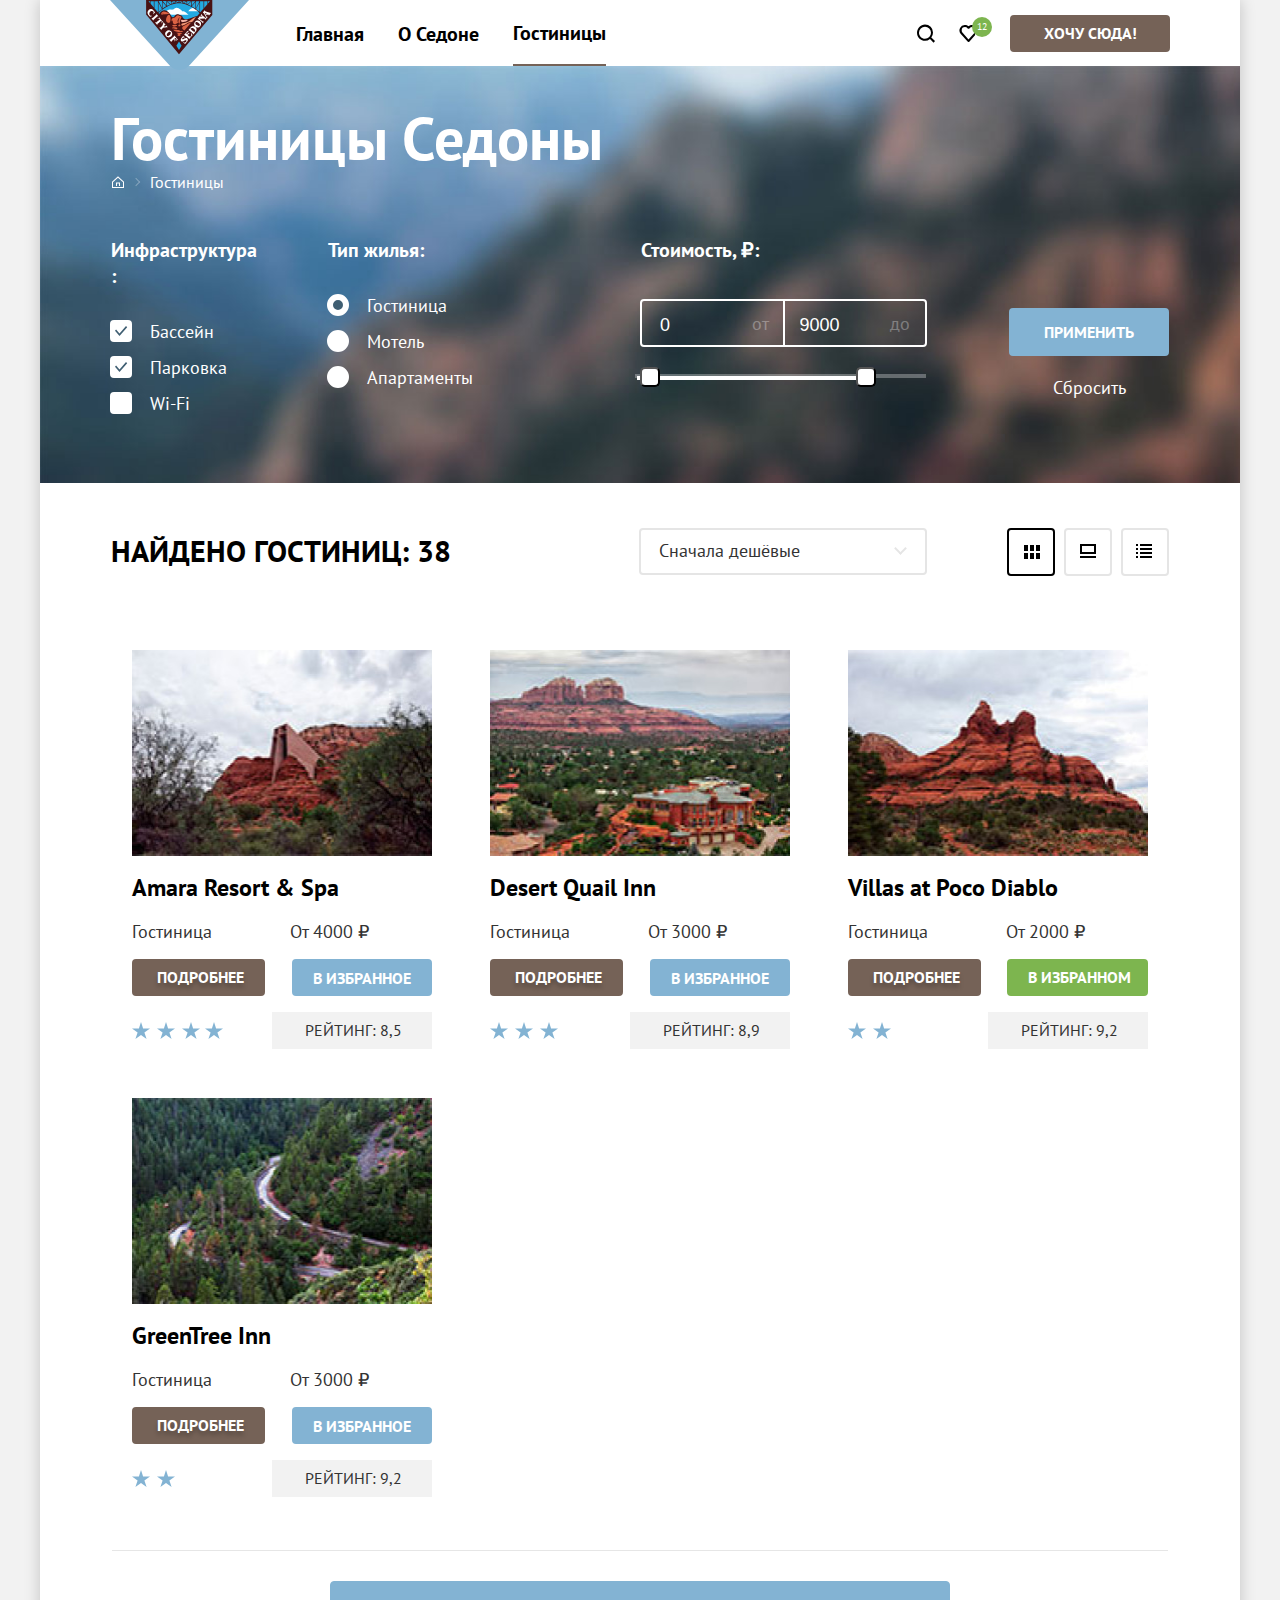
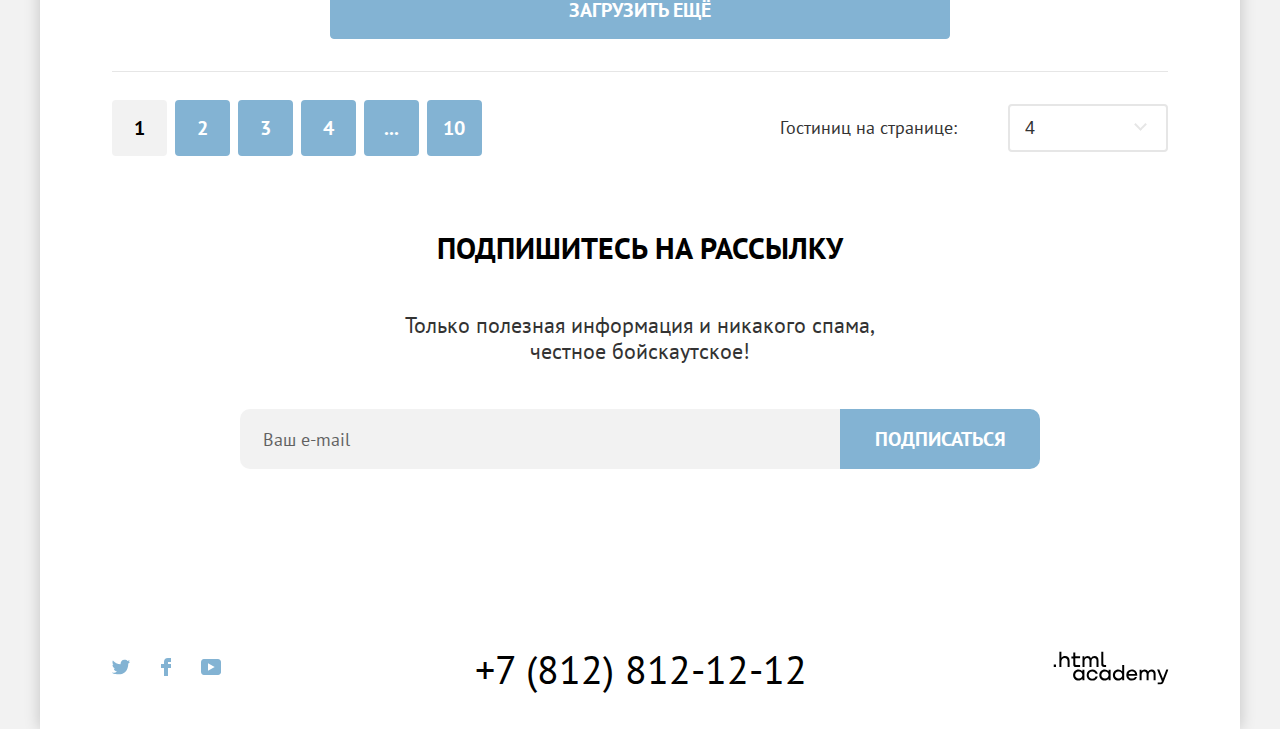
<file: catalog.html>
<!DOCTYPE html>
<html lang="ru">
  <head>
    <meta charset="utf-8">
    <title>Гостиницы Седоны</title>
    <link rel="stylesheet" href="styles/styles.css">
    <link rel="icon" href="favicon.ico">
    <link rel="icon" type="image/png" sizes="32x32" href="images/favicon.png">
  </head>
  <body>
    <div class="page-container">
      <header>
        <nav class="navigation">
          <a class="logo-link" href="#">
          <img src="images/logo.svg" alt="Логотип компании." width="139" height="70">
          </a>
          <ul class="navigation-list reset-list">
            <li class="navigation-item">
              <a class="navigation-link" href="index.html">Главная</a>
            </li>
            <li class="navigation-item">
              <a class="navigation-link" href="#">О Седоне</a>
            </li>
            <li class="navigation-item">
              <a class="navigation-link  navigation-link-current">Гостиницы</a>
            </li>
          </ul>
          <ul class="navigation-user reset-list">
            <li class="navigation-user-item">
              <a class="navigation-link-search" href="#">
                <span class="visually-hidden">Поиск</span>
                <svg aria-hidden="true" focusable="false" width="20" height="20" xmlns="http://www.w3.org/2000/svg" >
                  <path d="m19 17-3.7-3.6a8 8 0 0 0 1.7-5 8 8 0 0 0-8-8C4.6.5 1 4.3 1 8.7a8 8 0 0 0 13 6.3l3.6 3.7L19 17ZM9 14.7c-3.3 0-6-2.7-6-6a6 6 0 0 1 12 0 6 6 0 0 1-6 6Z"/>
                </svg>
              </a>
            </li>
            <li class="navigation-user-item">
              <a class="navigation-link-favorites" href="#">
                <span class="visually-hidden">Избранное</span>  
                <svg aria-hidden="true" focusable="false" width="20" height="18" xmlns="http://www.w3.org/2000/svg">
                  <path d="M13.4 17a1 1 0 0 1-.8-.4l-7-7.9A5.4 5.4 0 0 1 10 0c1.3 0 2.5.5 3.5 1.3C14.5.5 16 0 17.1 0c3 0 5.5 2.4 5.5 5.4 0 1.3-.5 2.5-1.3 3.4l-7 7.9c-.3.2-.5.3-.9.3Zm-6-9.5 6.1 6.9 6.3-7c.5-.5.7-1.2.7-2 0-1.8-1.5-3.3-3.3-3.3-1 0-2 .5-2.8 1.3-.3.3-.6.4-.9.4-.3 0-.6-.2-.8-.4A3.7 3.7 0 0 0 10 2.1a3.3 3.3 0 0 0-3.3 3.3c0 .9.3 1.6.7 2.1Z"/>
                </svg>
                <span class="navigation-favorites-qty" hidden>12</span>
              </a>
            </li>
            <li class="navigation-user-item">
              <a class="navigation-link-button button brown-button" href="#">Хочу сюда!</a>
            </li>
          </ul>
        </nav>
      </header>
      <main class="main-container">
        <div class="catalog-header-container">
          <header class="catalog-header">
            <h1>Гостиницы Седоны</h1>
            <ul class="breadcrumbs-list reset-list">
              <li class="breadcrumbs-item">
                <a class="breadcrumbs-link" href="index.html">
                <span class="visually-hidden">Главная</span>
                </a>
              </li>
              <li class="breadcrumbs-item">
                <a class="breadcrumbs-link" href="#">Гостиницы</a>
              </li>
            </ul>
          </header>
          <section class="catalog-filter">
            <h2 class="visually-hidden">Найти гостиницу</h2>
            <form class="catalog-filter-form" action="https://echo.htmlacademy.ru/" method="get">
              <fieldset class="catalog-filter-group">
                <legend class="catalog-filter-title">Инфраструктура:</legend>
                <ul class="catalog-filter-list">
                  <li>
                    <label class="catalog-filter-label">
                    <input class="visually-hidden" type="checkbox" name="pool" checked>Бассейн
                    <span class="control-mark-infrastructure"></span>
                    </label>
                  </li>
                  <li>
                    <label class="catalog-filter-label">
                    <input class="visually-hidden" type="checkbox" name="parking" checked>Парковка
                    <span class="control-mark-infrastructure"></span>
                    </label>
                  </li>
                  <li>
                    <label class="catalog-filter-label">
                    <input class="visually-hidden" type="checkbox" name="wi-fi">Wi-Fi
                    <span class="control-mark-infrastructure"></span>
                    </label>
                  </li>
                </ul>
              </fieldset>
              <fieldset class="catalog-filter-group">
                <legend class="catalog-filter-title">Тип жилья:</legend>
                <ul class="catalog-filter-list">
                  <li>
                    <label class="catalog-filter-label ">
                    <input class="visually-hidden" type="checkbox" name="hotel" checked>Гостиница
                    <span class="control-mark-housing"></span>
                    </label>
                  </li>
                  <li>
                    <label class="catalog-filter-label ">
                    <input class="visually-hidden" type="checkbox" name="motel">Мотель
                    <span class="control-mark-housing"></span>
                    </label>
                  </li>
                  <li>
                    <label class="catalog-filter-label ">
                    <input class="visually-hidden" type="checkbox" name="apartments">Апартаменты
                    <span class="control-mark-housing"></span>
                    </label>
                  </li>
                </ul>
              </fieldset>
              <fieldset class="catalog-filter-group">
                <legend class="catalog-filter-title filter-title-price">Стоимость, &#8381;:</legend>
                <div class="range-input-wrapper">             
                  <label class="filter-price-label min-price" for="min-price">От</label>
                  <input class="range-input" type="text" name="price-range" id="min-price" value="0">
                  <label class="filter-price-label max-price" for="max-price">До</label>
                  <input class="range-input" type="text" name="price-range" id="max-price" value="9000">                                 
                </div>
                <div class="range-scale">
                  <div class="range-bar">
                    <button class="range-toggle toggle-min">
                    <span class="visually-hidden">Изменить минимальную цену.</span>
                    </button>
                    <button class="range-toggle toggle-max">
                    <span class="visually-hidden">Изменить максимальную цену.</span>
                    </button>
                  </div>
                </div>
              </fieldset>
              <div class="catalog-filter-buttons-wrapper">
                <button class="catalog-filter-submit button" type="submit">Применить</button>
                <button class="catalog-filter-reset button" type="submit">Сбросить</button>
              </div>
            </form>
          </section>
        </div>
        <section class="catalog-results">
          <div class="catalog-results-layout-wrapper">
            <h2>Найдено гостиниц: 
              <span id="catalog-results-quantity">38</span>
            </h2>
            <div class="select-control-wrapper">
              <select class="select-control" aria-label="Сортировка.">
                <option value="cheap">Сначала дешёвые</option>
                <option value="expensive">Сначала дорогие</option>
                <option value="popular">Сначала популярные</option>
              </select>
            </div>
            <div class="catalog-results-layout">
              <button class="button-layout button-layout-tile button-layout-checked" type="button">
              <span class="visually-hidden">Показать карточки</span>                        
              </button>
              <button class="button-layout button-layout-wide" type="button">
              <span class="visually-hidden">Показать на всю страницу</span>
              </button>
              <button class="button-layout button-layout-list" type="button">
              <span class="visually-hidden">Показать список</span>
              </button>
            </div>
          </div>
          <ul class="product-list reset-list">
            <li class="product-card">
              <a class="product-card-link" href="#">
                <h3 class="product-card-title">Amara Resort & Spa</h3>
                <img class="product-card-image" src="images/catalog/hotel-amara-resort-spa.jpg" alt="Гостиница Amara Resort & Spa." width="299" height="220">                        
              </a>
              <ul class="product-card-description reset-list">
                <li class="product-card-type">Гостиница</li>
                <li class="product-card-price">От 4000 &#8381;</li>
                <li class="product-card-stars stars-4">
                  <span class="visually-hidden">4 звезды</span>
                </li>
                <li class="product-card-rating">
                  <span>Рейтинг: </span>
                  8,5
                </li>
                <li class="product-card-details">
                  <a class="product-details-button button" href="#">Подробнее</a>
                </li>
                <li>
                  <button class="product-to-favorites-button button">В избранное</button>
                  <p class="product-in-favorites-button button" hidden>В избранном</p>
                </li>
              </ul>
            </li>
            <li class="product-card">
              <a class="product-card-link" href="#">
                <h3 class="product-card-title">Desert Quail Inn</h3>
                <img class="product-card-image" src="images/catalog/hotel-desert-quail-inn.jpg" alt="Гостиница Desert Quail Inn." width="299" height="220">
              </a>
              <ul class="product-card-description reset-list">
                <li class="product-card-type">Гостиница</li>
                <li class="product-card-price">От 3000 &#8381;</li>
                <li class="product-card-stars stars-3">
                  <span class="visually-hidden">3 звезды</span>
                </li>
                <li class="product-card-rating">
                  <span>Рейтинг: </span>
                  8,9
                </li>
                <li class="product-card-details">
                  <a class="product-details-button button" href="#">Подробнее</a>
                </li>
                <li>
                  <button class="product-to-favorites-button button">В избранное</button>
                  <p class="product-in-favorites-button button" hidden>В избранном</p>
                </li>
              </ul>
            </li>
            <li class="product-card">
              <a class="product-card-link" href="#">
                <h3 class="product-card-title">Villas at Poco Diablo</h3>
                <img class="product-card-image" src="images/catalog/hotel-villas-at-poco-diablo.jpg" alt="Гостиница Villas at Poco Diablo." width="299" height="220">
              </a>
              <ul class="product-card-description reset-list">
                <li class="product-card-type">Гостиница</li>
                <li class="product-card-price">От 2000 &#8381;</li>
                <li class="product-card-stars stars-2">
                  <span class="visually-hidden">2 звезды</span>
                </li>
                <li class="product-card-rating">
                  <span>Рейтинг: </span>
                  9,2
                </li>
                <li class="product-card-details">
                  <a class="product-details-button button" href="#">Подробнее</a>
                </li>
                <li>
                  <button class="product-to-favorites-button button" hidden>В избранное</button>
                  <p class="product-in-favorites-button button" >В избранном</p>
                </li>
              </ul>
            </li>
            <li class="product-card">
              <a class="product-card-link" href="#">
                <h3 class="product-card-title">GreenTree Inn</h3>
                <img class="product-card-image" src="images/catalog/hotel-green-tree-inn.jpg" alt="Гостиница GreenTree Inn." width="299" height="220">
              </a>
              <ul class="product-card-description reset-list">
                <li class="product-card-type">Гостиница</li>
                <li class="product-card-price">От 3000 &#8381;</li>
                <li class="product-card-stars stars-2">
                  <span class="visually-hidden">2 звезды</span>
                </li>
                <li class="product-card-rating">
                  <span>Рейтинг: </span>
                  9,2
                </li>
                <li class="product-card-details"><a class="product-details-button button" href="#">Подробнее</a></li>
                <li>
                  <button class="product-to-favorites-button button">В избранное</button>
                  <p class="product-in-favorites-button button" hidden>В избранном</p>
                </li>
              </ul>
            </li>
          </ul>
          <div class="catalog-pagination-container">
            <ol class="pagination reset-list">
              <li class="pagination-item">
                <a class="pagination-link pagination-current button">1</a>
              </li>
              <li class="pagination-item">
                <a class="pagination-link button" href="#">2</a>
              </li>
              <li class="pagination-item">
                <a class="pagination-link button" href="#">3</a>
              </li>
              <li class="pagination-item">
                <a class="pagination-link button" href="#">4</a>
              </li>
              <li class="pagination-item">
                <a class="pagination-link button" href="#">...</a>
              </li>
              <li class="pagination-item">
                <a class="pagination-link button" href="#">10</a>
              </li>
            </ol>
            <div class="cards-quantity-wrapper">
              <label class="cards-quantity-title" for="cards-quantity">Гостиниц на странице:</label>
              <select class="cards-quantity-control" id="cards-quantity" name="cards-quantity">
                <option value="4">4</option>
                <option value="12">12</option>
                <option value="12">24</option>
              </select>
            </div>
            <div class="show-more-wrapper">
              <button class="show-more-button button" type="button">Загрузить ещё</button>
            </div>
          </div>
        </section>
        <section class="subscribe subscribe-catalog">
          <h2>Подпишитесь на рассылку</h2>
          <p>Только полезная информация и никакого спама, честное бойскаутское!</p>
          <form class="subscribe-form" action="https://echo.htmlacademy.ru" method="post">          
            <label class="visually-hidden" for="subscribe-email-catalog">Ваш e-mail</label><input type="email" name="subscribe-email" id="subscribe-email-catalog" placeholder="Ваш e-mail">
            <button class="button subscribe-form-button" type="submit">Подписаться</button>
          </form>
        </section>
      </main>
      <footer class="page-footer">
        <section class="footer-social">
          <h2 class="visually-hidden">Мы в соцсетях</h2>
          <ul class="footer-social-list reset-list">
            <li class="footer-social-item">
              <a class="footer-social-button" href="https://twitter.com/htmlacademy_ru">
                <span class="visually-hidden">Twitter</span>
                <svg aria-hidden="true" focusable="false" width="18" height="15" xmlns="http://www.w3.org/2000/svg">
                  <path d="M11.6.2c1.8-.5 3.2.3 3.8 1.2l2.1-.7c0 .9-.6 1.5-.9 1.8.7.1 1.4-.6 1.4-.6a3 3 0 0 1-1.7 2C16.1 10.7 13 15.1 5.7 15h-.5c-.4 0-4.4-.5-5.2-1.9 2.4.2 4.1-.4 5-1.2-1-.3-2.9-.4-3.2-2.9.4.1.6.2 1.3.1C1.8 8.3.4 7.5.5 5.3c.3.3 1.1.5 1.4.5C1.1 5.6-.2 2.5.9.9a11 11 0 0 0 7.6 3.8C8.7 2.3 9.7.8 11.6.2Z"/>
                </svg>
              </a>
            </li>
            <li class="footer-social-item">
              <a class="footer-social-button" href="https://www.facebook.com/htmlacademy">
                <span class="visually-hidden">Facebook</span>
                <svg aria-hidden="true" focusable="false" width="10" height="18" xmlns="http://www.w3.org/2000/svg">
                  <path d="M7 0a4 4 0 0 0-4 4v2H0v4h3v8h4v-8h3V6H7V4h3V0H7Z"/>
                </svg>
              </a>
            </li>
            <li class="footer-social-item">
              <a class="footer-social-button" href="https://www.youtube.com/c/HTMLAcademyRUS">
                <span class="visually-hidden">Youtube</span>
                <svg aria-hidden="true" focusable="false" width="20" height="16" xmlns="http://www.w3.org/2000/svg">
                  <path d="M17 0H2.9C1.2 0 0 1.5 0 3.2v9.5C0 14.5 1.2 16 2.9 16h14.3c1.5 0 2.9-1.5 2.9-3.2V3.2C19.9 1.5 18.7 0 17 0ZM7 11.8V4.2L13.7 8 7 11.8Z" />
                </svg>
              </a>
            </li>
          </ul>
        </section>
        <section class="footer-contacts">
          <h2 class="visually-hidden">Контактный телефон</h2>
          <a class="footer-contacts-phone" href="tel:+78128121212">+7 (812) 812-12-12</a>
        </section>
        <section class="footer-copyright">
          <h2 class="visually-hidden">Copyright</h2>
          <p>
            <span class="visually-hidden">Разработчик сайта - </span>
            <a class="htmlacademy-link" href="https://htmlacademy.ru/">
              <span class="visually-hidden">HTML Academy</span>
              <svg aria-hidden="true" focusable="false" width="115" height="33" xmlns="http://www.w3.org/2000/svg">
                <path d="M0 12.9v2.6h2.5v-2.6H0Zm11.6-8.4c-1.6 0-2.8.7-3.6 1.7h-.1V0h-2v15.5h2v-5.3c0-2.1 1.3-3.6 3.3-3.6 1.8 0 2.9 1.4 2.9 3.2v5.7h2V9.4c.1-3-1.8-4.9-4.5-4.9Zm15 .3h-4.8V1.1h-2v3.8h-1.9v2h1.9v6c0 1.7 1 2.7 2.7 2.7h4.1v-2h-3.7c-.7 0-1.1-.4-1.1-1.1V6.8h4.8v-2Zm14.5-.2c-1.6 0-2.9.8-3.5 2.1h-.1a3.7 3.7 0 0 0-3.4-2.1c-1.4 0-2.5.8-3.1 1.8h-.1V4.8H29v10.6h2V10c0-2 1-3.5 2.6-3.5 1.5 0 2.4 1 2.4 2.6v6.3h2V9.8c0-2.4 1.4-3.3 2.6-3.3 1.5 0 2.4 1 2.4 2.6v6.3h2V8.9c.1-2.5-1.4-4.3-3.9-4.3Zm6.7 8.1c0 1.7 1 2.7 2.8 2.7h2v-2h-1.7c-.7 0-1.1-.4-1.1-1.1V0h-2v12.7Zm-18.9 7a4.9 4.9 0 0 0-3.9-1.8c-3.1 0-5.4 2.3-5.4 5.6s2.3 5.6 5.4 5.6c1.8 0 3-.8 3.8-1.9h.1v1.6h2V18.2h-2v1.5Zm-3.6 7.4a3.5 3.5 0 0 1-3.6-3.6c0-2 1.4-3.6 3.6-3.6s3.6 1.6 3.6 3.6c0 1.9-1.4 3.6-3.6 3.6ZM44.2 22c-.5-2.4-2.6-4.1-5.4-4.1a5.4 5.4 0 0 0-5.6 5.6c0 3.1 2.2 5.6 5.6 5.6 2.8 0 4.9-1.8 5.4-4.2h-2.1a3.4 3.4 0 0 1-3.3 2.3 3.5 3.5 0 0 1-3.6-3.6c0-2 1.4-3.6 3.6-3.6 1.6 0 2.8 1 3.3 2.2h2.1V22Zm10.9-2.3a4.9 4.9 0 0 0-3.9-1.8c-3.1 0-5.4 2.3-5.4 5.6s2.3 5.6 5.4 5.6c1.8 0 3-.8 3.8-1.9h.1v1.6h2V18.2h-2v1.5Zm-3.6 7.4a3.5 3.5 0 0 1-3.6-3.6c0-2 1.4-3.6 3.6-3.6s3.6 1.6 3.6 3.6c0 1.9-1.5 3.6-3.6 3.6Zm17.2-7.3a5 5 0 0 0-3.9-1.9c-3.1 0-5.4 2.3-5.4 5.6s2.2 5.6 5.4 5.6c1.7 0 3-.8 3.8-1.8h.1v1.5h2V13.4h-2v6.4Zm-3.6 7.3a3.5 3.5 0 0 1-3.6-3.6c0-2 1.4-3.6 3.6-3.6s3.6 1.6 3.6 3.6c-.1 2-1.5 3.6-3.6 3.6Zm13.2-9.2a5.4 5.4 0 0 0-5.5 5.6c0 3 2.1 5.6 5.5 5.6 2.5 0 4.5-1.3 5.2-3.6h-2.1c-.5 1-1.6 1.6-3 1.6-1.9 0-3.3-1.3-3.4-2.9h8.8c.2-3.6-2-6.3-5.5-6.3Zm0 1.9c1.7 0 3 1 3.3 2.6h-6.5a3.2 3.2 0 0 1 3.2-2.6Zm19.9-1.9a4 4 0 0 0-3.6 2h-.1c-.6-1.2-1.8-2-3.4-2-1.4 0-2.5.7-3.1 1.8v-1.5h-1.9v10.6h2v-5.4c0-2 1-3.4 2.6-3.5 1.5 0 2.4 1 2.4 2.6v6.3h2v-5.6c0-2.4 1.4-3.3 2.6-3.3 1.5 0 2.4 1 2.4 2.6v6.3h2v-6.5c.1-2.6-1.4-4.4-3.9-4.4Zm11.2 9.1-3.6-8.9h-2.2l4.8 11.6c-.3.9-.7 1.2-1.7 1.2h-2.5v2h2.5c1.8 0 2.8-.8 3.5-2.6l4.7-12.2h-2.1l-3.4 8.9Z"/>
              </svg>
            </a>
          </p>
        </section>
      </footer>
    </div>
  </body>
</html>
</file>
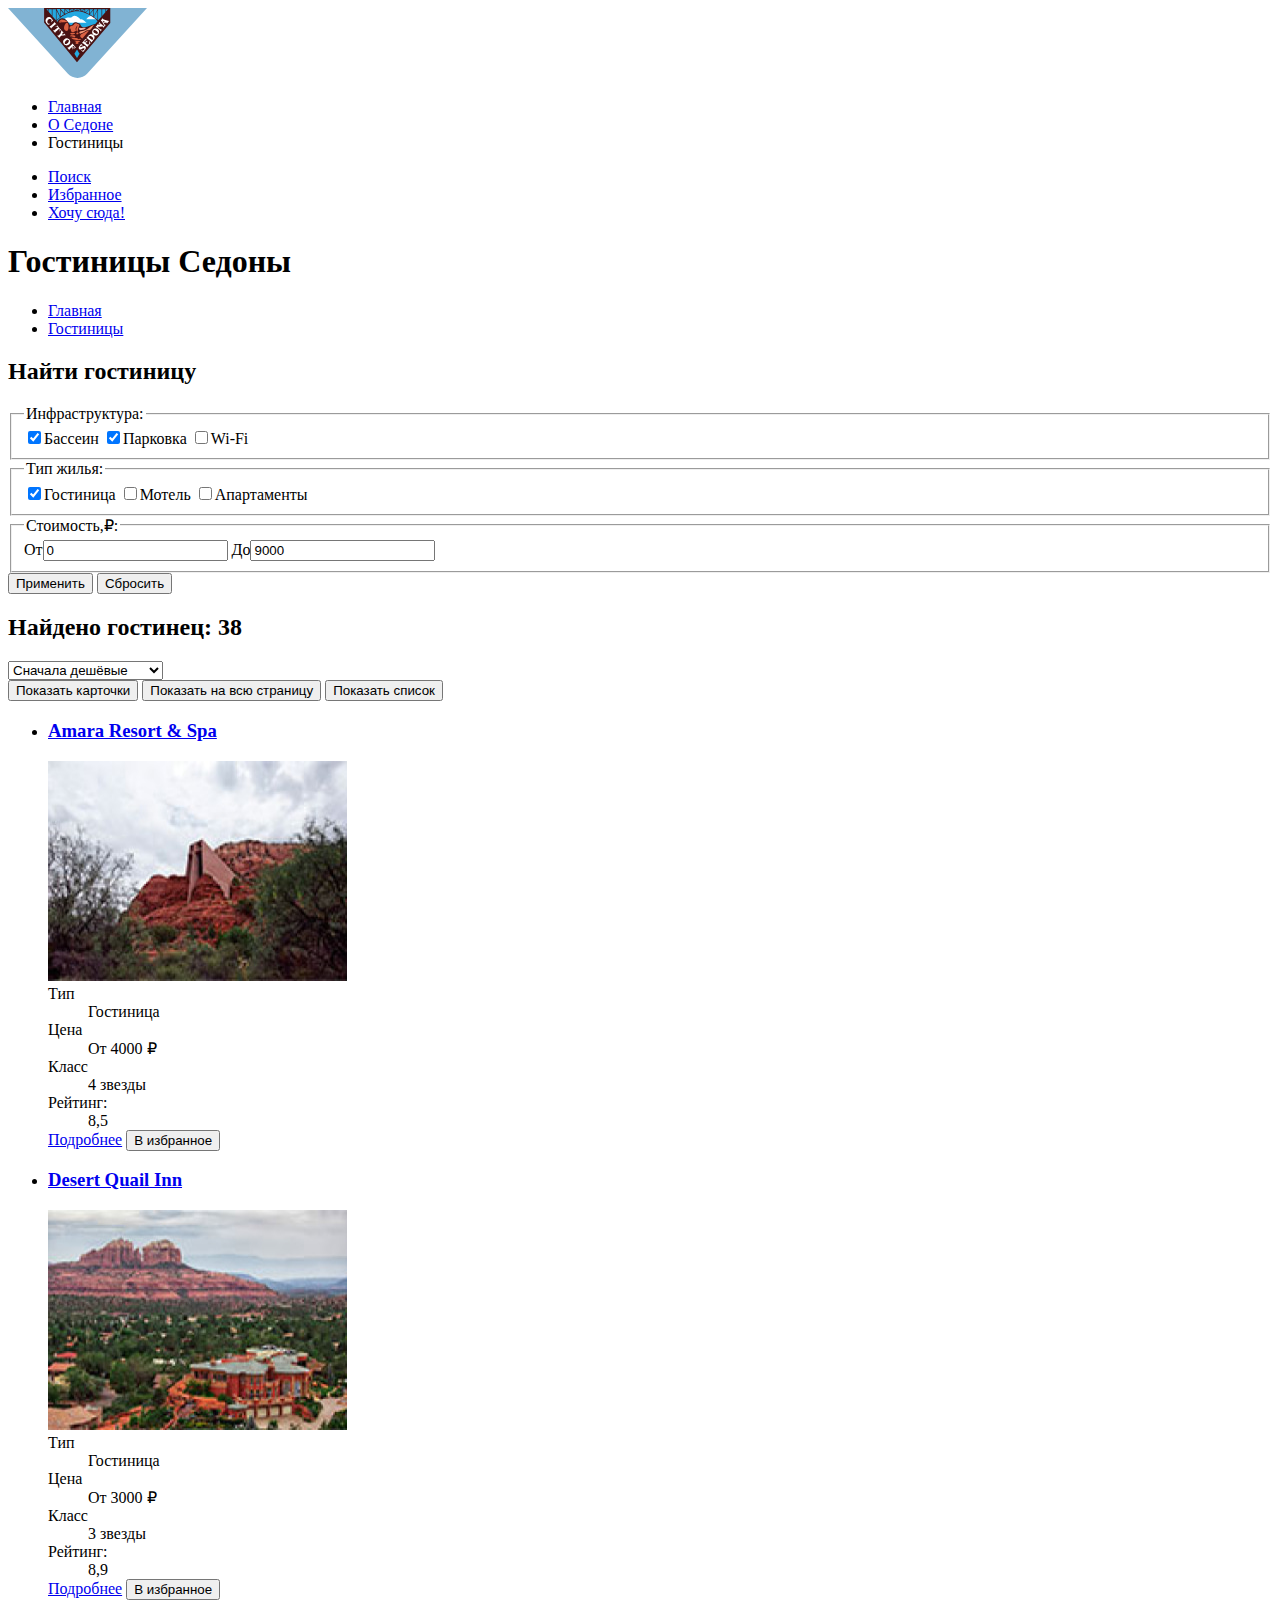
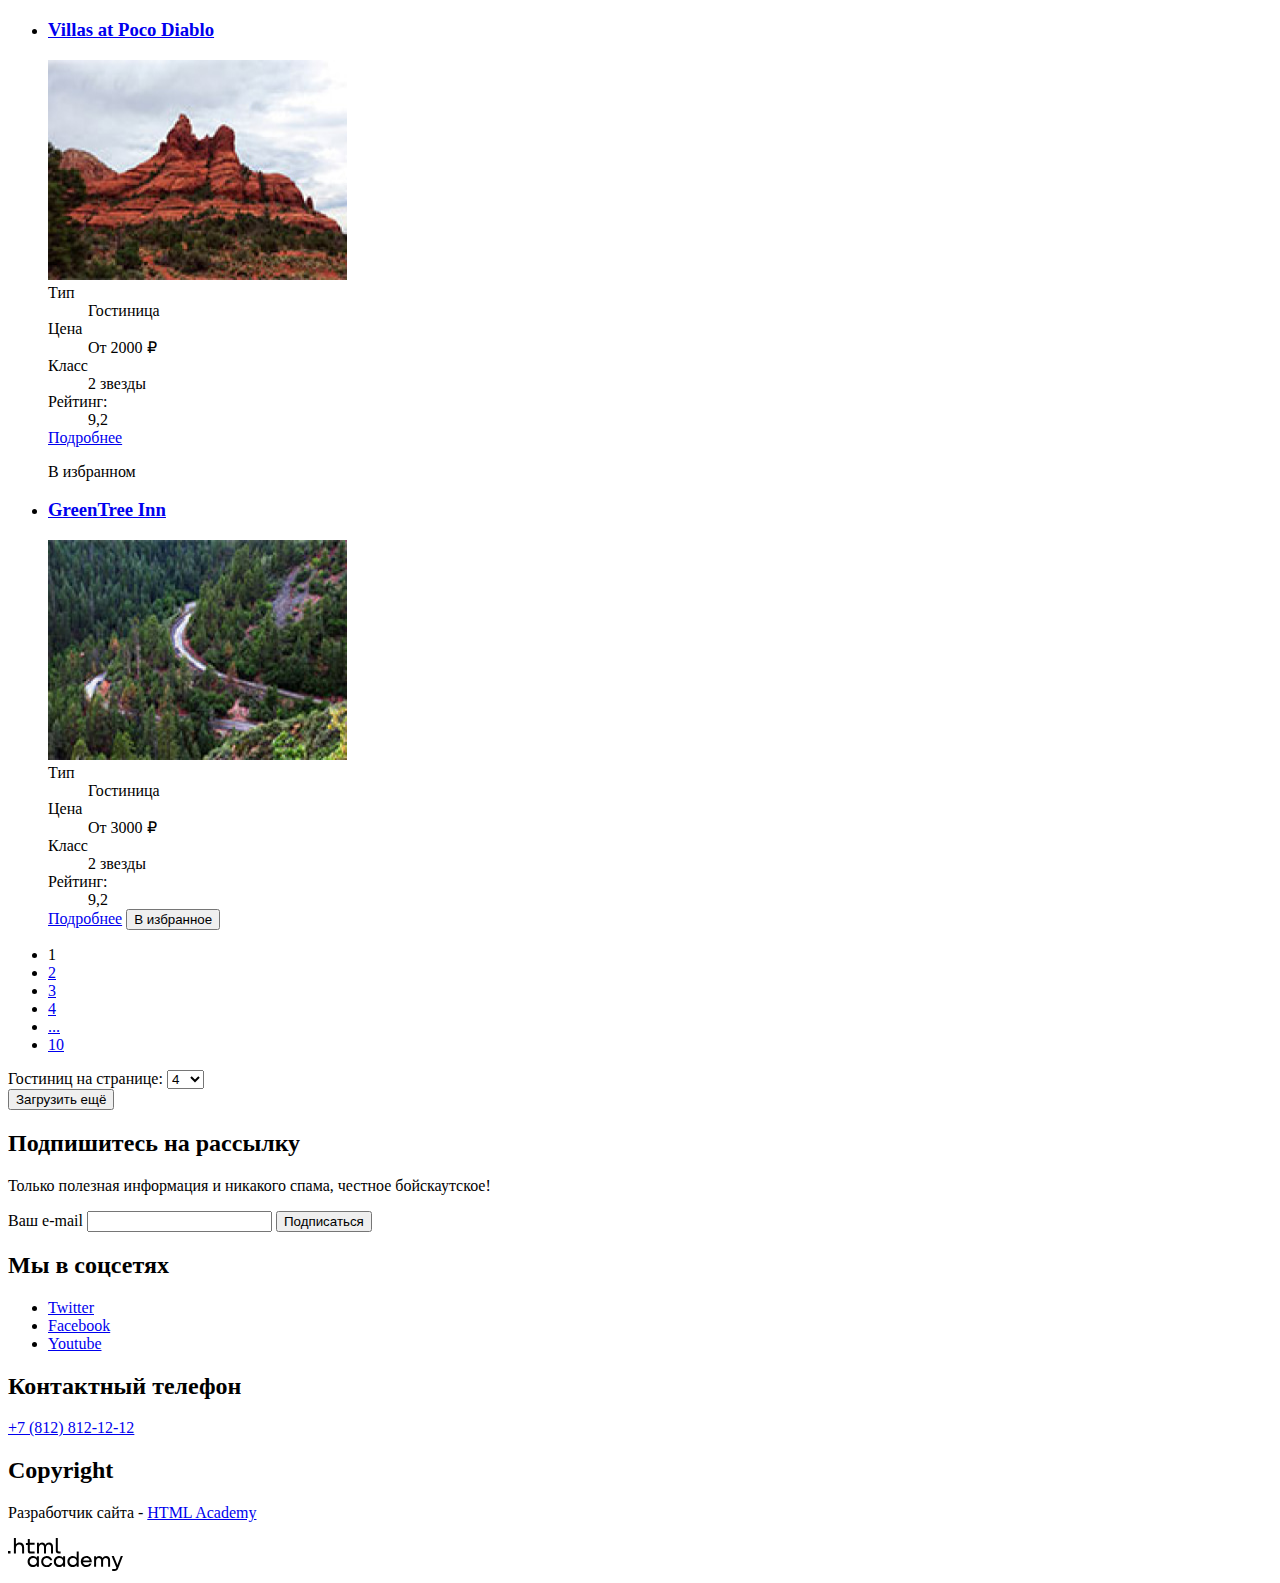
<file: 3/catalog.html>
<!DOCTYPE html>
<html lang="ru">
  <head>
    <meta charset="utf-8">
    <title>Седона</title>
    <base href="https://htmlacademy-htmlcss.github.io/848943-sedona-33/3/">
</head>
  <body>
    <header class="page-header">
      <a href="#">
        <img class="logo" src="images/logo.svg" alt="Логотип компании." width="139" height="70">
      </a>
      <nav class="navigation">
        <ul class="navigation-list">
          <li class="navigation-item">
            <a class="navigation-link" href="index.html">Главная</a>
          </li>
          <li class="navigation-item">
            <a class="navigation-link" href="#">О Седоне</a>
          </li>
          <li class="navigation-item">
            <a class="navigation-link  navigation-link-current">Гостиницы</a>
          </li>
        </ul>
        <ul class="navigation-user">
          <li class="navigation-item">
            <a class="navigation-link navigation-link-search" href="#">
            <span class="visually-hidden">Поиск</span>
            </a>
          </li>
          <li class="navigation-item">
            <a class="navigation-link navigation-link-favorites" href="#">
              <span class="visually-hidden">Избранное</span>
              <!--указывается количество товаров в избранном-->
              <span class="navigation-favorites-qty" hidden>12</span>
            </a>
          </li>
          <li class="navigation-item">
            <a class="navigation-link navigation-link-button button-brown" href="#">Хочу сюда!</a>
          </li>
        </ul>
      </nav>
    </header>
    <main class="main-catalog">
      <header class="catalog-header">
        <h1>Гостиницы Седоны</h1>
        <ul class="breadcrumbs">
          <li class="breadcrumbs-item">
            <a class="breadcrumbs-link" href="index.html">
            <span class="visually-hidden">Главная</span>
            </a>
          </li>
          <li class="breadcrumbs-item">
            <a class="breadcrumbs-link" href="#">Гостиницы</a>
          </li>
        </ul>
      </header>
      <section class="catalog-filter">
        <h2 class="visually-hidden">Найти гостиницу</h2>
        <form class="catalog-filter-form" action="https://echo.htmlacademy.ru/" method="get">
          <fieldset class="catalog-filter-group">
            <legend class="catalog-filter-title">Инфраструктура:</legend>
            <label><input class="infrastrusture-input" type="checkbox" name="pool" checked>Бассеин</label>
            <label><input class="infrastrusture-input" type="checkbox" name="parking" checked>Парковка</label>
            <label><input class="infrastrusture-input" type="checkbox" name="wi-fi">Wi-Fi</label>
          </fieldset>
          <fieldset class="catalog-filter-group">
            <legend class="catalog-filter-title">Тип жилья:</legend>
            <label><input class="housing-input" type="checkbox" name="hotel" checked>Гостиница</label>
            <label><input class="housing-input" type="checkbox" name="motel">Мотель</label>
            <label><input class="housing-input" type="checkbox" name="apartments">Апартаменты</label>
          </fieldset>
          <fieldset class="catalog-filter-group">
            <legend class="catalog-filter-title">Стоимость,&#8381;:</legend>
            <label>От<input type="text" name="price-range" id="min-price" value="0"></label>
            <label>До<input type="text" name="price-range" id="max-price" value="9000"></label>                                       
          </fieldset>
          <button class="button-blue" type="submit">Применить</button>
          <button class="button-clear" type="submit">Сбросить</button>
        </form>
      </section>
      <section class="catalog-results">
        <h2>Найдено гостинец: 
          <span id="catalog-results-quantity">38</span>
        </h2>
        <select class="select-control" aria-label="Сортировка.">
          <option value="cheap">Сначала дешёвые</option>
          <option value="expensive">Сначала дорогие</option>
          <option value="popular">Сначала популярные</option>
        </select>
        <div class="catalog-results-layout">
          <button class="button-layout button-layout-tile button-layout-checked" type="button">
          <span class="visually-hidden">Показать карточки</span>                        
          </button>
          <button class="button-layout button-layout-wide" type="button">
          <span class="visually-hidden">Показать на всю страницу</span>
          </button>
          <button class="button-layout button-layout-list" type="button">
          <span class="visually-hidden">Показать список</span>
          </button>
        </div>
        <ul class="product-list">
          <li class="product-card">
            <a class="product-card-link" href="#">
              <h3 class="product-card-title">Amara Resort & Spa</h3>
              <img class="product-card-image" src="images/hotel-Amara-Resort-Spa.jpg" alt="Гостиница Amara Resort & Spa." width="299" height="220">                        
            </a>
            <dl class="product-card-description">
              <dt class="visually-hidden">Тип</dt>
              <dd class="product-card-type">Гостиница</dd>
              <dt class="visually-hidden">Цена</dt>
              <dd class="product-card-price">От 4000 &#8381;</dd>
              <dt class="visually-hidden">Класс</dt>
              <dd class="product-card-stars"><span class="visually-hidden">4 звезды</span></dd>
              <dt class="visually-hidden">Рейтинг:</dt>
              <dd class="product-card-rating button-light"><span hidden>Рейтинг:</span>8,5</dd>
            </dl>
            <a class="product-details-button button-brown" href="#">Подробнее</a>
            <button class="product-to-favorites-button button-blue">В избранное</button>
            <p class="product-to-favorites-button button-green" hidden>В избранном</p>
          </li>
          <li class="product-card">
            <a class="product-card-link" href="#">
              <h3 class="product-card-title">Desert Quail Inn</h3>
              <img class="product-card-image" src="images/hotel-Desert-Quail-Inn.jpg" alt="Гостиница Desert Quail Inn." width="299" height="220">
            </a>
            <dl class="product-card-description">
              <dt class="visually-hidden">Тип</dt>
              <dd class="product-card-type">Гостиница</dd>
              <dt class="visually-hidden">Цена</dt>
              <dd class="product-card-price">От 3000 &#8381;</dd>
              <dt class="visually-hidden">Класс</dt>
              <dd class="product-card-stars"><span class="visually-hidden">3 звезды</span></dd>
              <dt class="visually-hidden">Рейтинг:</dt>
              <dd class="product-card-rating button-light"><span hidden>Рейтинг:</span>8,9</dd>
            </dl>
            <a class="product-details-button button-brown" href="#">Подробнее</a>
            <button class="product-to-favorites-button button-blue">В избранное</button>
            <p class="product-to-favorites-button button-green" hidden>В избранном</p>                      
          </li>
          <li class="product-card">
            <a class="product-card-link" href="#">
              <h3 class="product-card-title">Villas at Poco Diablo</h3>
              <img class="product-card-image" src="images/hotel-Villas-at-Poco-Diablo.jpg" alt="Гостиница Villas at Poco Diablo." width="299" height="220">
            </a>
            <dl class="product-card-description">
              <dt class="visually-hidden">Тип</dt>
              <dd class="product-card-type">Гостиница</dd>
              <dt class="visually-hidden">Цена</dt>
              <dd class="product-card-price">От 2000 &#8381;</dd>
              <dt class="visually-hidden">Класс</dt>
              <dd class="product-card-stars"><span class="visually-hidden">2 звезды</span></dd>
              <dt class="visually-hidden">Рейтинг:</dt>
              <dd class="product-card-rating button-light"><span hidden>Рейтинг:</span>9,2</dd>
            </dl>
            <a class="product-details-button button-brown" href="#">Подробнее</a>
            <button class="product-to-favorites-button button-blue" hidden>В избранное</button>
            <p class="product-to-favorites-button button-green">В избранном</p>
          </li>
          <li class="product-card">
            <a class="product-card-link" href="#">
              <h3 class="product-card-title">GreenTree Inn</h3>
              <img class="product-card-image" src="images/hotel-GreenTreeInn.jpg" alt="Гостиница GreenTree Inn." width="299" height="220">
            </a>
            <dl class="product-card-description">
              <dt class="visually-hidden">Тип</dt>
              <dd class="product-card-type">Гостиница</dd>
              <dt class="visually-hidden">Цена</dt>
              <dd class="product-card-price">От 3000 &#8381;</dd>
              <dt class="visually-hidden">Класс</dt>
              <dd class="product-card-stars"><span class="visually-hidden">2 звезды</span></dd>
              <dt class="visually-hidden">Рейтинг:</dt>
              <dd class="product-card-rating button-light"><span hidden>Рейтинг:</span>9,2</dd>
            </dl>
            <a class="product-details-button button-brown" href="#">Подробнее</a>
            <button class="product-to-favorites-button button-blue">В избранное</button>
            <p class="product-to-favorites-button button-green" hidden>В избранном</p>                         
          </li>
        </ul>
        <ul class="pagination">
          <li class="pagination-item">
            <a class="pagination-link pagination-current">1</a>
          </li>
          <li class="pagination-item">
            <a class="pagination-link" href="#">2</a>
          </li>
          <li class="pagination-item">
            <a class="pagination-link" href="#">3</a>
          </li>
          <li class="pagination-item">
            <a class="pagination-link" href="#">4</a>
          </li>
          <li class="pagination-item">
            <a class="pagination-link" href="#">...</a>
          </li>
          <li class="pagination-item">
            <a class="pagination-link" href="#">10</a>
          </li>
        </ul>
        <div class="cards-quantity-wrapper">
          <label for="cards-quantity">Гостиниц на странице:</label>
          <select class="cards-quantity-control" id="cards-quantity" name="cards-quantity">
            <option value="4">4</option>
            <option value="12">12</option>
            <option value="12">24</option>
          </select>
        </div>
        <div class="show-more-wrapper">
          <button class="show-more button-blue" type="button">Загрузить ещё</button>
        </div>
      </section>
      <section class="subscribe subscribe-catalog">
        <h2>Подпишитесь на рассылку</h2>
        <p>Только полезная информация и никакого спама, честное бойскаутское!</p>
        <form class="subscribe-form" action="https://echo.htmlacademy.ru" method="post">
          <label for="subscribe-email-catalog">Ваш e-mail</label>
          <input type="email" name="subscribe-email" id="subscribe-email-catalog">
          <button class="button-blue" type="submit">Подписаться</button>
        </form>
      </section>
    </main>
    <footer class="page-footer">
      <section class="footer-social">
        <h2 class="visually-hidden">Мы в соцсетях</h2>
        <ul class="footer-social-list">
          <li class="footer-social-item">
            <a class="button" href="#">
            <span class="visually-hidden">Twitter</span>
            </a>
          </li>
          <li class="footer-social-item">
            <a class="button" href="#">
            <span class="visually-hidden">Facebook</span>
            </a>
          </li>
          <li class="footer-social-item">
            <a class="button" href="#">
            <span class="visually-hidden">Youtube</span>
            </a>
          </li>
        </ul>
      </section>
      <section class="footer-contacts">
        <h2 class="visually-hidden">Контактный телефон</h2>
        <a class="footer-contacts-phone" href="tel:+78128121212">+7 (812) 812-12-12</a>
      </section>
      <section class="footer-copyright">
        <h2 class="visually-hidden">Copyright</h2>
        <p class="visually-hidden">Разработчик сайта - <a class="htmlacademy-link" href="https://htmlacademy.ru/">HTML Academy</a></p>
        <img class="footer-copyright-logo" src="images/logo-htmlacademy.svg" alt="Логотип HTML Academy">
      </section>
    </footer>
  </body>
</html>
</file>
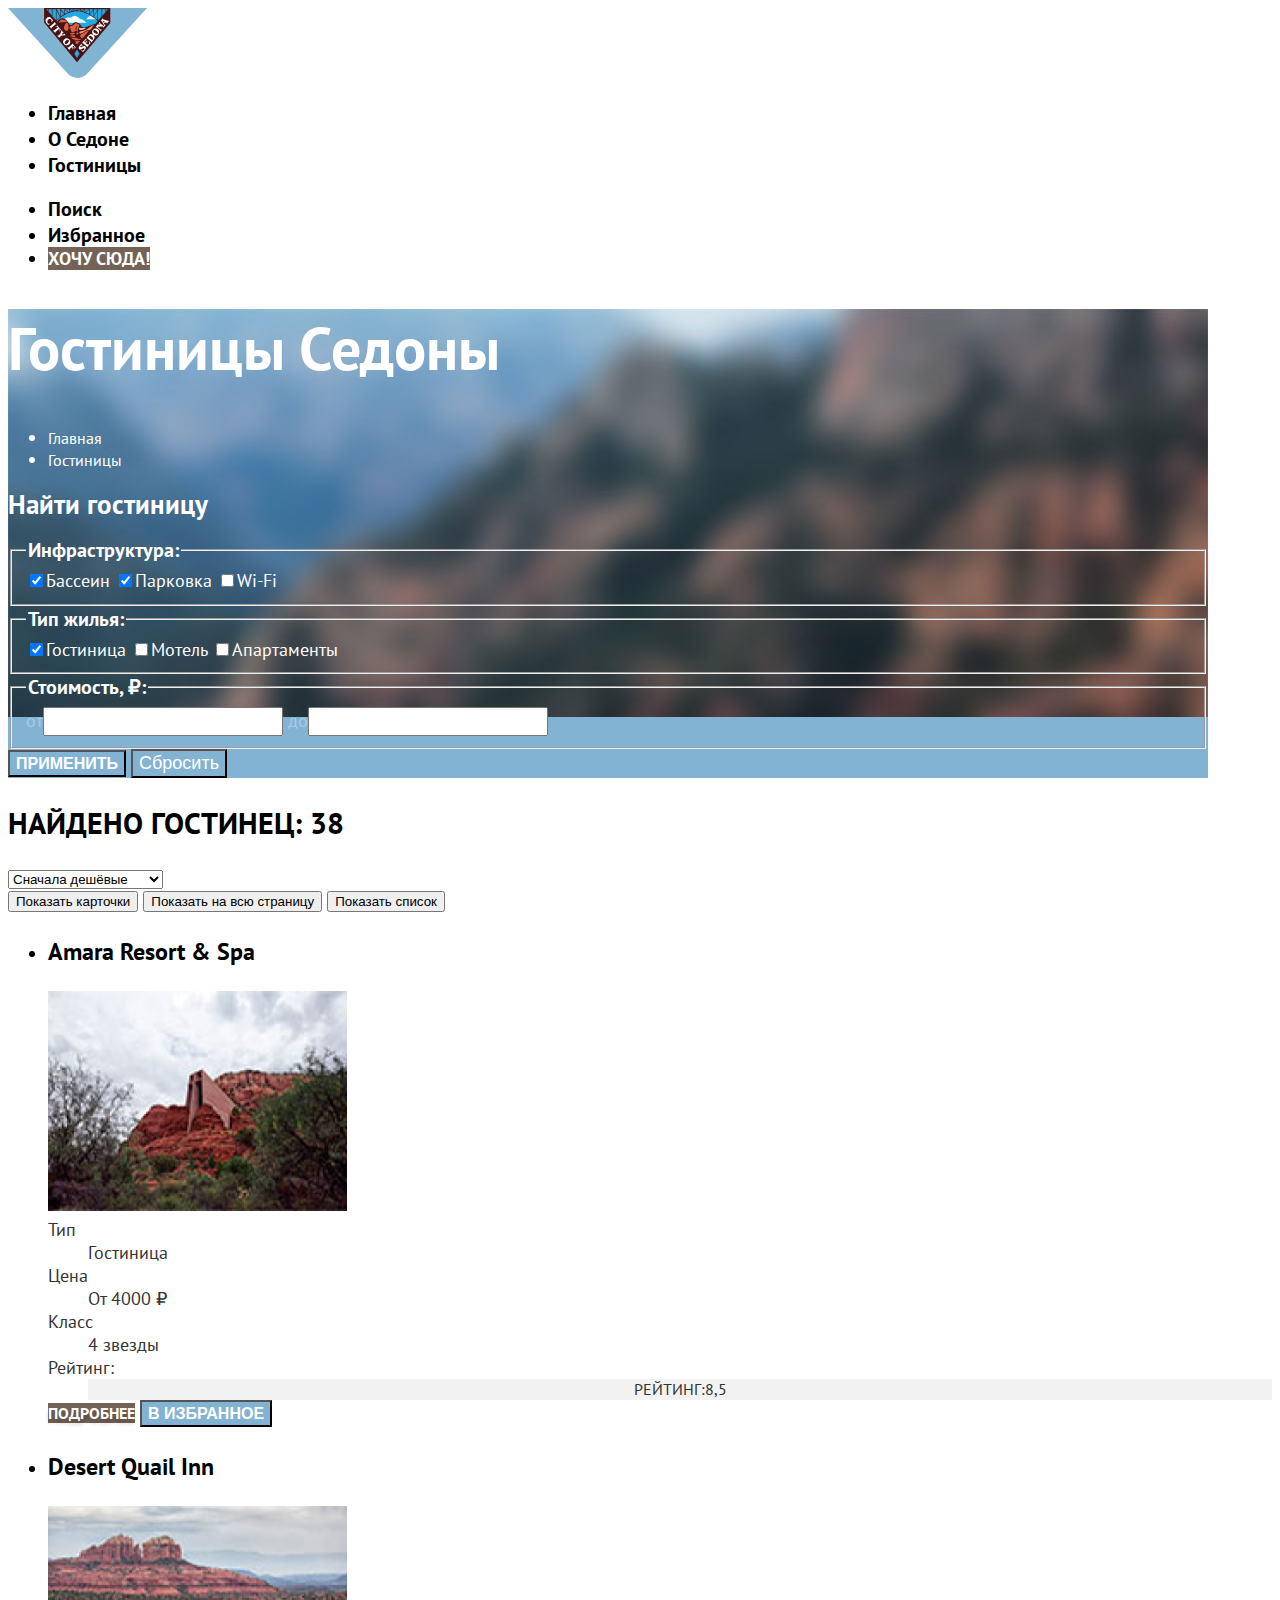
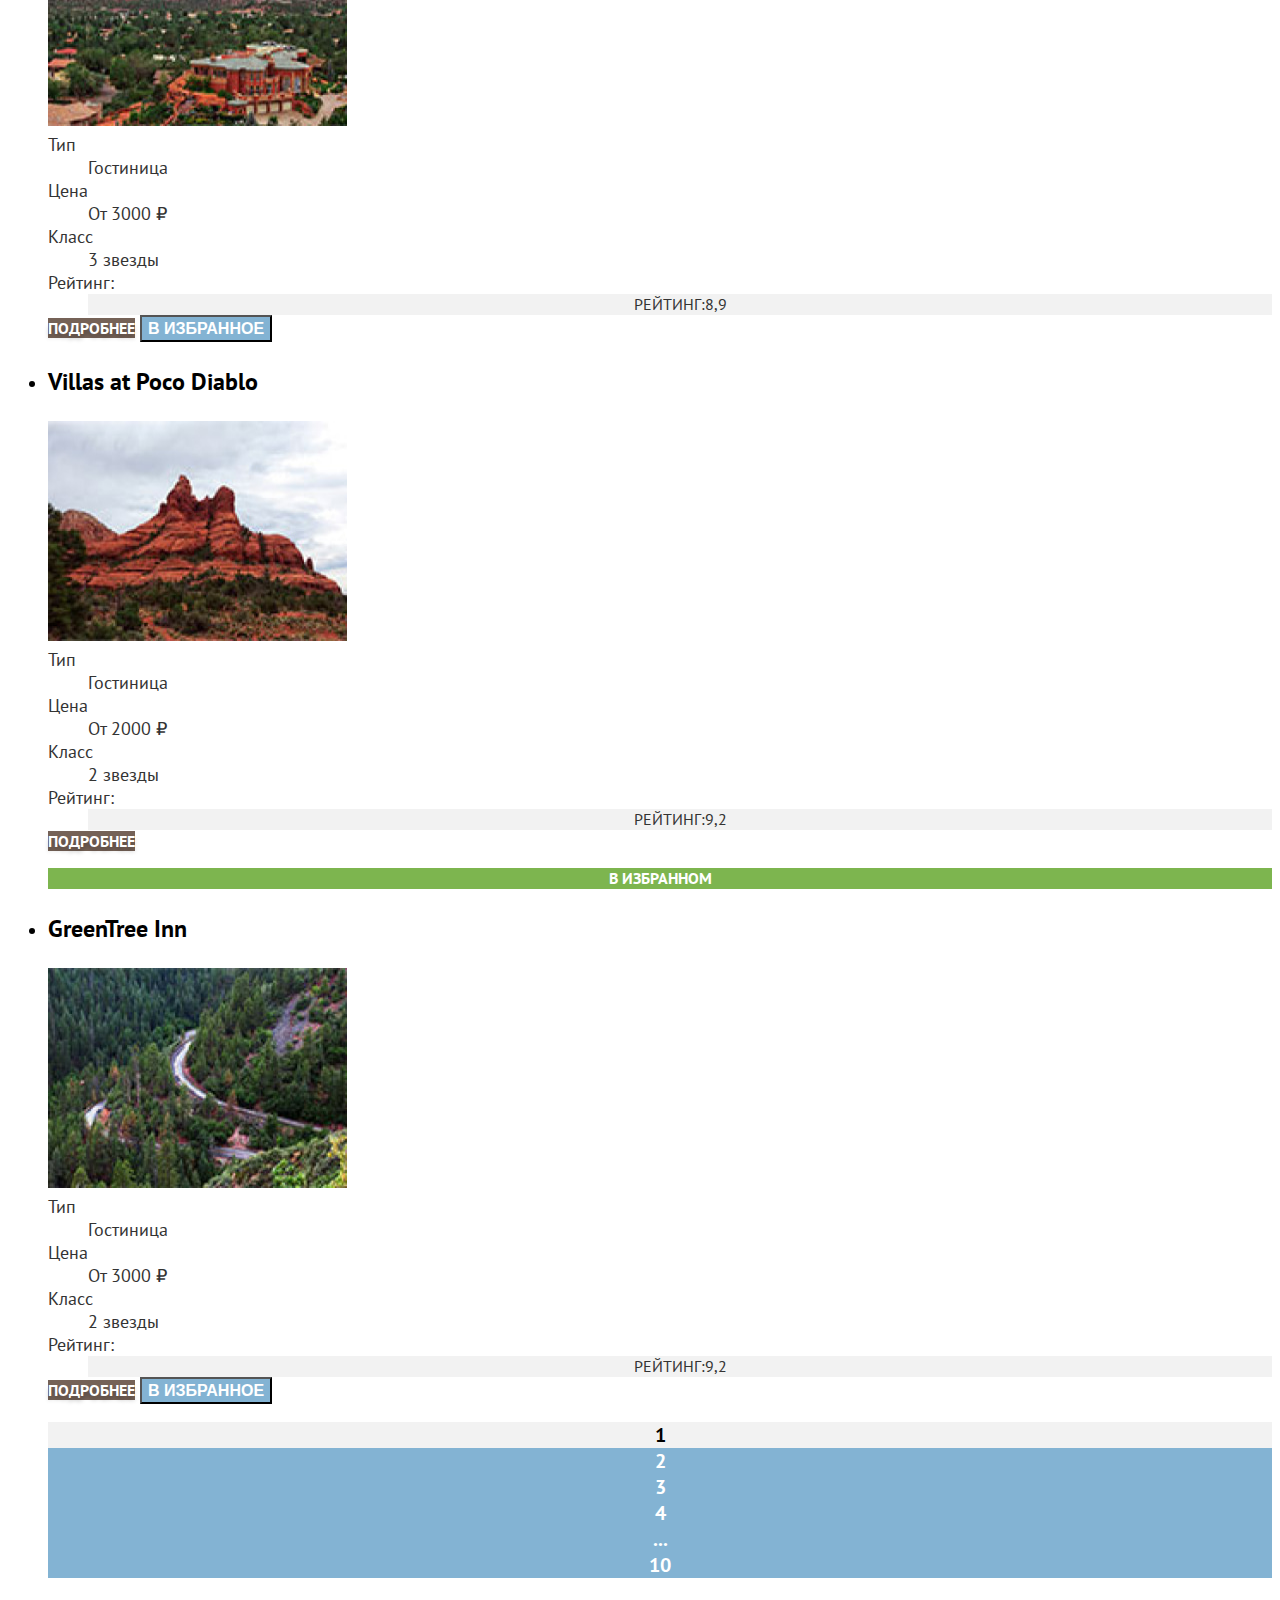
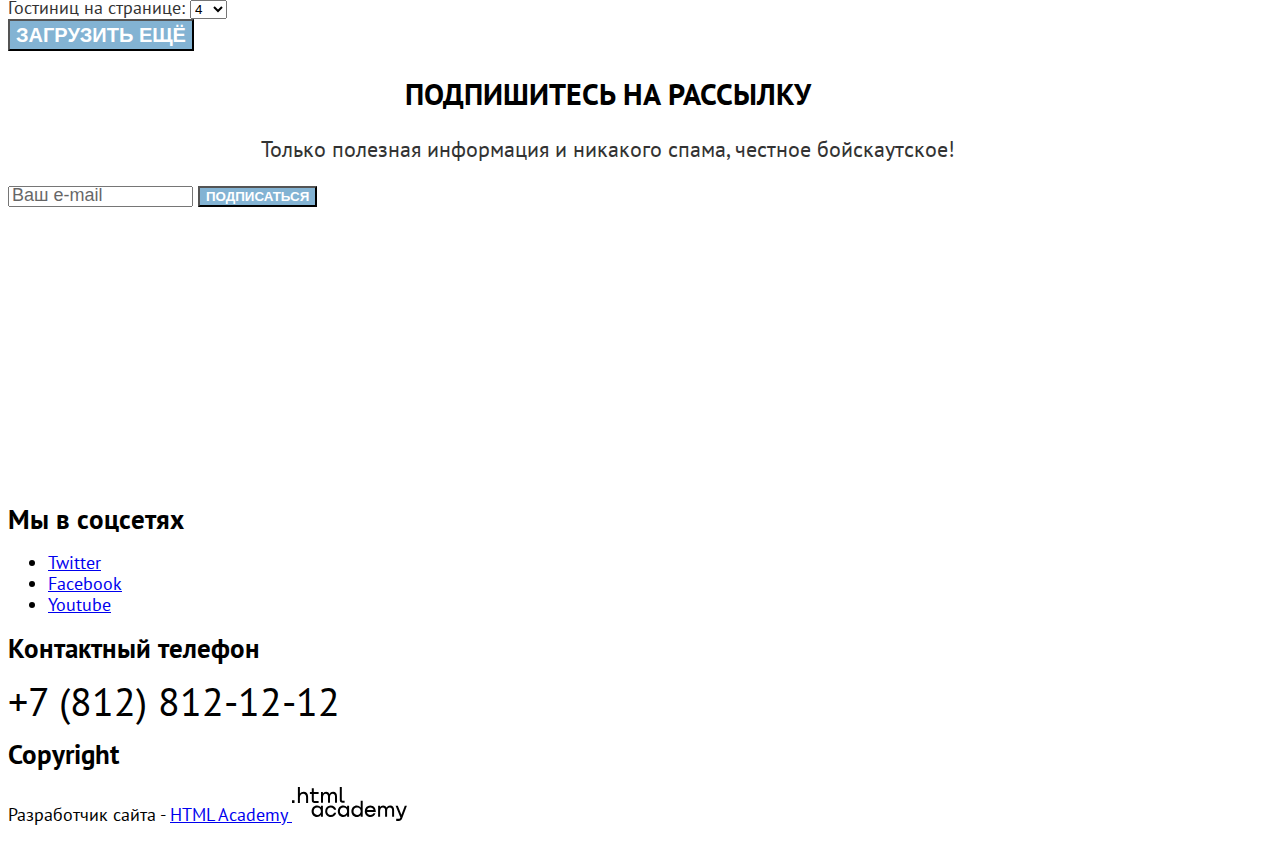
<file: 4/catalog.html>
<!DOCTYPE html>
<html lang="ru">
  <head>
    <meta charset="utf-8">
    <title>Седона</title>
    <link rel="stylesheet" href="styles/styles.css">
    <base href="https://htmlacademy-htmlcss.github.io/848943-sedona-33/4/">
</head>
  <body>
    <header class="page-header">
      <a href="#">
      <img class="logo" src="images/logo.svg" alt="Логотип компании." width="139" height="70">
      </a>
      <nav class="navigation">
        <ul class="navigation-list">
          <li class="navigation-item">
            <a class="navigation-link" href="index.html">Главная</a>
          </li>
          <li class="navigation-item">
            <a class="navigation-link" href="#">О Седоне</a>
          </li>
          <li class="navigation-item">
            <a class="navigation-link  navigation-link-current">Гостиницы</a>
          </li>
        </ul>
        <ul class="navigation-user">
          <li class="navigation-item">
            <a class="navigation-link navigation-link-search" href="#">
            <span class="visually-hidden">Поиск</span>
            </a>
          </li>
          <li class="navigation-item">
            <a class="navigation-link navigation-link-favorites" href="#">
              <span class="visually-hidden">Избранное</span>
              <!--указывается количество товаров в избранном-->
              <span class="navigation-favorites-qty" hidden>12</span>
            </a>
          </li>
          <li class="navigation-item">
            <a class="navigation-link-button button" href="#">Хочу сюда!</a>
          </li>
        </ul>
      </nav>
    </header>
    <main class="main-catalog">
      <div class="catalog-header-container">
        <header class="catalog-header">
          <h1>Гостиницы Седоны</h1>
          <ul class="breadcrumbs">
            <li class="breadcrumbs-item">
              <a class="breadcrumbs-link" href="index.html">
              <span class="visually-hidden">Главная</span>
              </a>
            </li>
            <li class="breadcrumbs-item">
              <a class="breadcrumbs-link" href="#">Гостиницы</a>
            </li>
          </ul>
        </header>
        <section class="catalog-filter">
          <h2 class="visually-hidden">Найти гостиницу</h2>
          <form class="catalog-filter-form" action="https://echo.htmlacademy.ru/" method="get">
            <fieldset class="catalog-filter-group">
              <legend class="catalog-filter-title">Инфраструктура:</legend>
              <label class="catalog-filter-label"><input class="infrastrusture-input" type="checkbox" name="pool" checked>Бассеин</label>
              <label class="catalog-filter-label"><input class="infrastrusture-input" type="checkbox" name="parking" checked>Парковка</label>
              <label class="catalog-filter-label"><input class="infrastrusture-input" type="checkbox" name="wi-fi">Wi-Fi</label>
            </fieldset>
            <fieldset class="catalog-filter-group">
              <legend class="catalog-filter-title">Тип жилья:</legend>
              <label class="catalog-filter-label"><input class="housing-input" type="checkbox" name="hotel" checked>Гостиница</label>
              <label class="catalog-filter-label"><input class="housing-input" type="checkbox" name="motel">Мотель</label>
              <label class="catalog-filter-label"><input class="housing-input" type="checkbox" name="apartments">Апартаменты</label>
            </fieldset>
            <fieldset class="catalog-filter-group">
              <legend class="catalog-filter-title">Стоимость, &#8381;:</legend>
              <label class="catalog-filter-price" for="min-price">От</label><input class="catalog-filter-label" type="text" name="price-range" id="min-price" value="0">
              <label class="catalog-filter-price" for="max-price">До</label><input class="catalog-filter-label" type="text" name="price-range" id="max-price" value="9000">                                       
            </fieldset>
            <button class="catalog-filter-submit button" type="submit">Применить</button>
            <button class="catalog-filter-reset" type="submit">Сбросить</button>
          </form>
        </section>
      </div>
      <section class="catalog-results">
        <h2>Найдено гостинец: 
          <span id="catalog-results-quantity">38</span>
        </h2>
        <select class="select-control" aria-label="Сортировка.">
          <option value="cheap">Сначала дешёвые</option>
          <option value="expensive">Сначала дорогие</option>
          <option value="popular">Сначала популярные</option>
        </select>
        <div class="catalog-results-layout">
          <button class="button-layout button-layout-tile button-layout-checked" type="button">
          <span class="visually-hidden">Показать карточки</span>                        
          </button>
          <button class="button-layout button-layout-wide" type="button">
          <span class="visually-hidden">Показать на всю страницу</span>
          </button>
          <button class="button-layout button-layout-list" type="button">
          <span class="visually-hidden">Показать список</span>
          </button>
        </div>
        <ul class="product-list">
          <li class="product-card">
            <a class="product-card-link" href="#">
              <h3 class="product-card-title">Amara Resort & Spa</h3>
              <img class="product-card-image" src="images/catalog/hotel-amara-resort-spa.jpg" alt="Гостиница Amara Resort & Spa." width="299" height="220">                        
            </a>
            <dl class="product-card-description">
              <dt class="visually-hidden">Тип</dt>
              <dd class="product-card-type">Гостиница</dd>
              <dt class="visually-hidden">Цена</dt>
              <dd class="product-card-price">От 4000 &#8381;</dd>
              <dt class="visually-hidden">Класс</dt>
              <dd class="product-card-stars"><span class="visually-hidden">4 звезды</span></dd>
              <dt class="visually-hidden">Рейтинг:</dt>
              <dd class="product-card-rating"><span hidden>Рейтинг: </span>8,5</dd>
            </dl>
            <a class="product-details-button button" href="#">Подробнее</a>
            <button class="product-to-favorites-button button">В избранное</button>
            <p class="product-in-favorites-button button" hidden>В избранном</p>
          </li>
          <li class="product-card">
            <a class="product-card-link" href="#">
              <h3 class="product-card-title">Desert Quail Inn</h3>
              <img class="product-card-image" src="images/catalog/hotel-desert-quail-inn.jpg" alt="Гостиница Desert Quail Inn." width="299" height="220">
            </a>
            <dl class="product-card-description">
              <dt class="visually-hidden">Тип</dt>
              <dd class="product-card-type">Гостиница</dd>
              <dt class="visually-hidden">Цена</dt>
              <dd class="product-card-price">От 3000 &#8381;</dd>
              <dt class="visually-hidden">Класс</dt>
              <dd class="product-card-stars"><span class="visually-hidden">3 звезды</span></dd>
              <dt class="visually-hidden">Рейтинг:</dt>
              <dd class="product-card-rating"><span hidden>Рейтинг: </span>8,9</dd>
            </dl>
            <a class="product-details-button button" href="#">Подробнее</a>
            <button class="product-to-favorites-button button">В избранное</button>
            <p class="product-in-favorites-button button" hidden>В избранном</p>
          </li>
          <li class="product-card">
            <a class="product-card-link" href="#">
              <h3 class="product-card-title">Villas at Poco Diablo</h3>
              <img class="product-card-image" src="images/catalog/hotel-villas-at-poco-diablo.jpg" alt="Гостиница Villas at Poco Diablo." width="299" height="220">
            </a>
            <dl class="product-card-description">
              <dt class="visually-hidden">Тип</dt>
              <dd class="product-card-type">Гостиница</dd>
              <dt class="visually-hidden">Цена</dt>
              <dd class="product-card-price">От 2000 &#8381;</dd>
              <dt class="visually-hidden">Класс</dt>
              <dd class="product-card-stars"><span class="visually-hidden">2 звезды</span></dd>
              <dt class="visually-hidden">Рейтинг:</dt>
              <dd class="product-card-rating"><span hidden>Рейтинг: </span>9,2</dd>
            </dl>
            <a class="product-details-button button" href="#">Подробнее</a>
            <button class="product-to-favorites-button button" hidden>В избранное</button>
            <p class="product-in-favorites-button button">В избранном</p>
          </li>
          <li class="product-card">
            <a class="product-card-link" href="#">
              <h3 class="product-card-title">GreenTree Inn</h3>
              <img class="product-card-image" src="images/catalog/hotel-green-tree-inn.jpg" alt="Гостиница GreenTree Inn." width="299" height="220">
            </a>
            <dl class="product-card-description">
              <dt class="visually-hidden">Тип</dt>
              <dd class="product-card-type">Гостиница</dd>
              <dt class="visually-hidden">Цена</dt>
              <dd class="product-card-price">От 3000 &#8381;</dd>
              <dt class="visually-hidden">Класс</dt>
              <dd class="product-card-stars"><span class="visually-hidden">2 звезды</span></dd>
              <dt class="visually-hidden">Рейтинг:</dt>
              <dd class="product-card-rating"><span hidden>Рейтинг: </span>9,2</dd>
            </dl>
            <a class="product-details-button button" href="#">Подробнее</a>
            <button class="product-to-favorites-button button">В избранное</button>
            <p class="product-in-favorites-button button" hidden>В избранном</p>
          </li>
        </ul>
        <ul class="pagination">
          <li class="pagination-item pagination-current button">
            <a class="pagination-link">1</a>
          </li>
          <li class="pagination-item button">
            <a class="pagination-link" href="#">2</a>
          </li>
          <li class="pagination-item button">
            <a class="pagination-link" href="#">3</a>
          </li>
          <li class="pagination-item button">
            <a class="pagination-link" href="#">4</a>
          </li>
          <li class="pagination-item button">
            <a class="pagination-link" href="#">...</a>
          </li>
          <li class="pagination-item button">
            <a class="pagination-link" href="#">10</a>
          </li>
        </ul>
        <div class="cards-quantity-wrapper">
          <label class="cards-quantity-title" for="cards-quantity">Гостиниц на странице:</label>
          <select class="cards-quantity-control" id="cards-quantity" name="cards-quantity">
            <option value="4">4</option>
            <option value="12">12</option>
            <option value="12">24</option>
          </select>
        </div>
        <div class="show-more-wrapper">
          <button class="show-more-button button" type="button">Загрузить ещё</button>
        </div>
      </section>
      <section class="subscribe subscribe-catalog">
        <h2>Подпишитесь на рассылку</h2>
        <p>Только полезная информация и никакого спама, честное бойскаутское!</p>
        <form class="subscribe-form" action="https://echo.htmlacademy.ru" method="post">          
          <input type="email" name="subscribe-email" id="subscribe-email-index" placeholder="Ваш e-mail">
          <button class="button subscribe-form-button" type="submit">Подписаться</button>
        </form>
      </section>
    </main>
    <footer class="page-footer">
      <section class="footer-social">
        <h2 class="visually-hidden">Мы в соцсетях</h2>
        <ul class="footer-social-list">
          <li class="footer-social-item">
            <a class="footer-social-button twitter" href="#">
            <span class="visually-hidden">Twitter</span>
            </a>
          </li>
          <li class="footer-social-item">
            <a class="footer-social-button facebook" href="#">
            <span class="visually-hidden">Facebook</span>
            </a>
          </li>
          <li class="footer-social-item">
            <a class="footer-social-button youtube" href="#">
            <span class="visually-hidden">Youtube</span>
            </a>
          </li>
        </ul>
      </section>
      <section class="footer-contacts">
        <h2 class="visually-hidden">Контактный телефон</h2>
        <a class="footer-contacts-phone" href="tel:+78128121212">+7 (812) 812-12-12</a>
      </section>
      <section class="footer-copyright">
        <h2 class="visually-hidden">Copyright</h2>
        <p class="visually-hidden">Разработчик сайта - <a class="htmlacademy-link" href="https://htmlacademy.ru/">HTML Academy
          <img class="footer-copyright-logo" src="images/logo-htmlacademy.svg"  alt="Логотип HTML Academy." width="115" height="34"></a>
        </p>
      </section>
    </footer>
  </body>
</html>
</file>
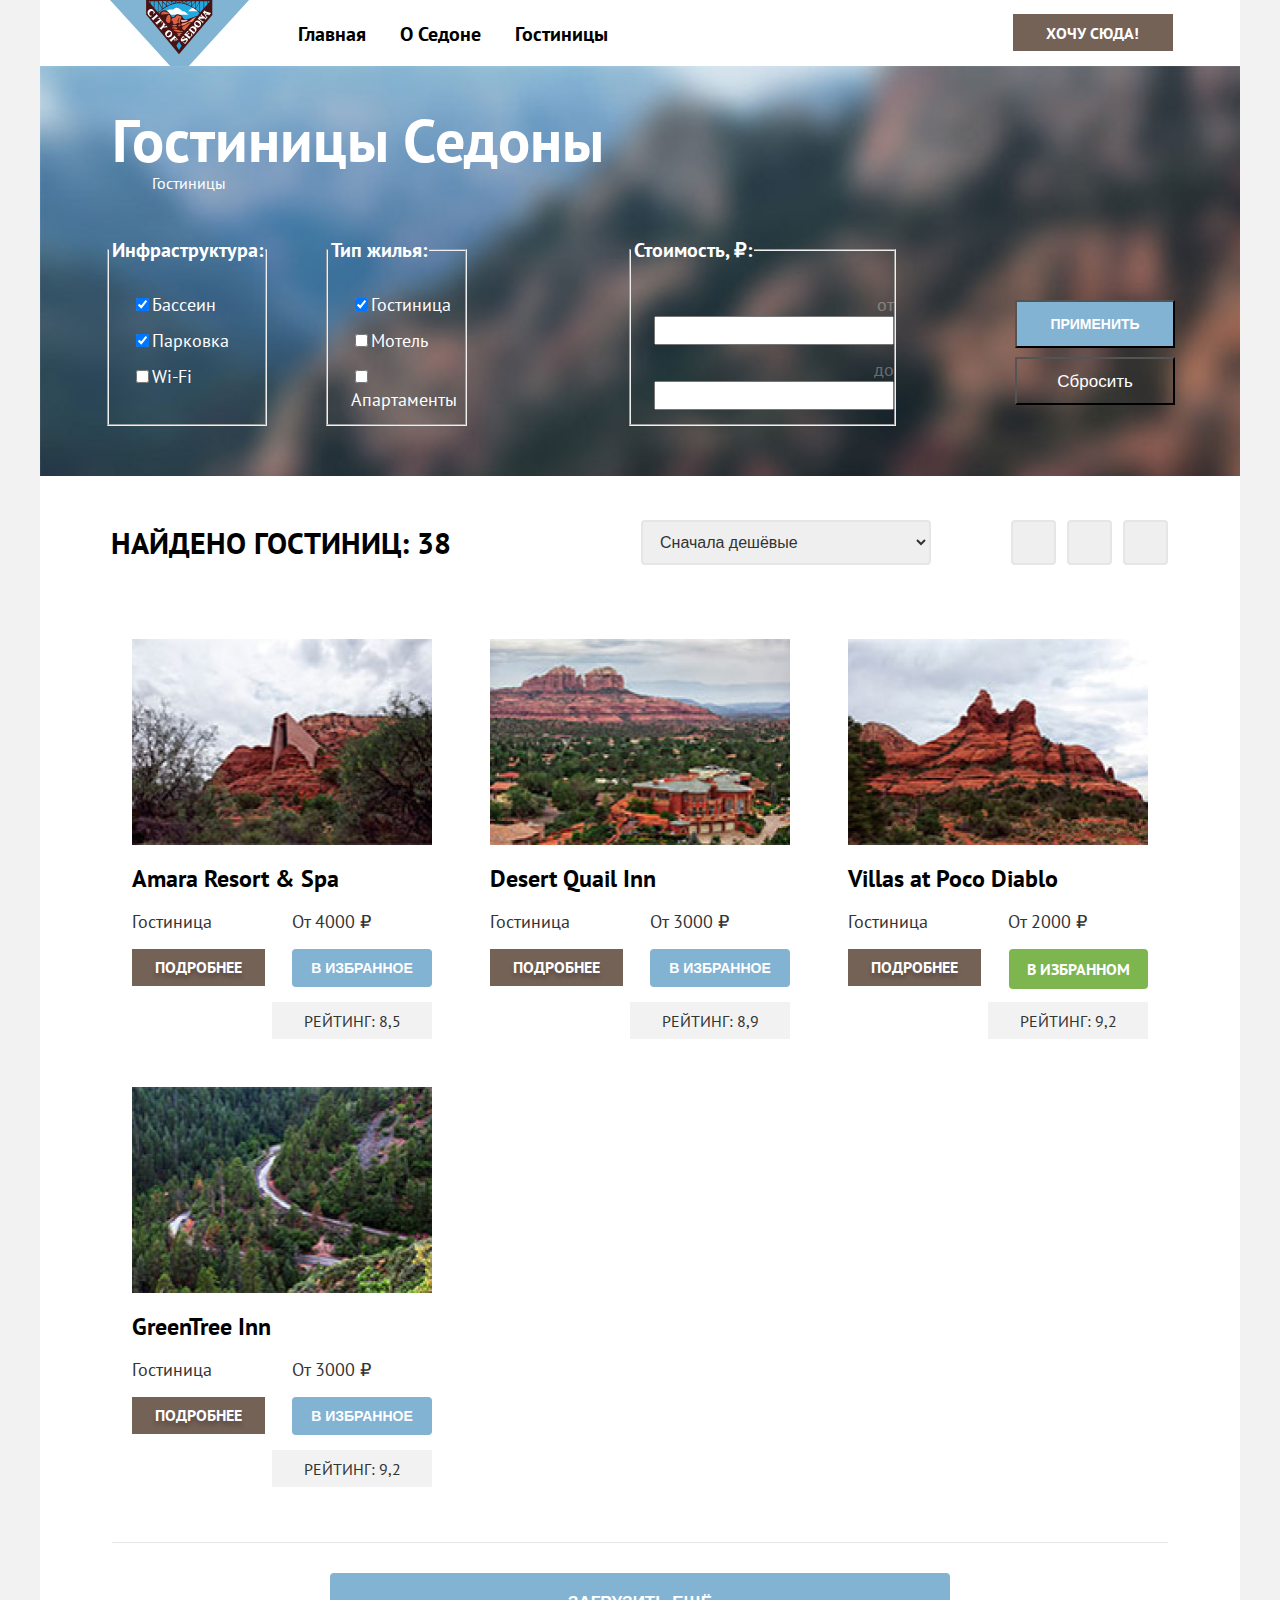
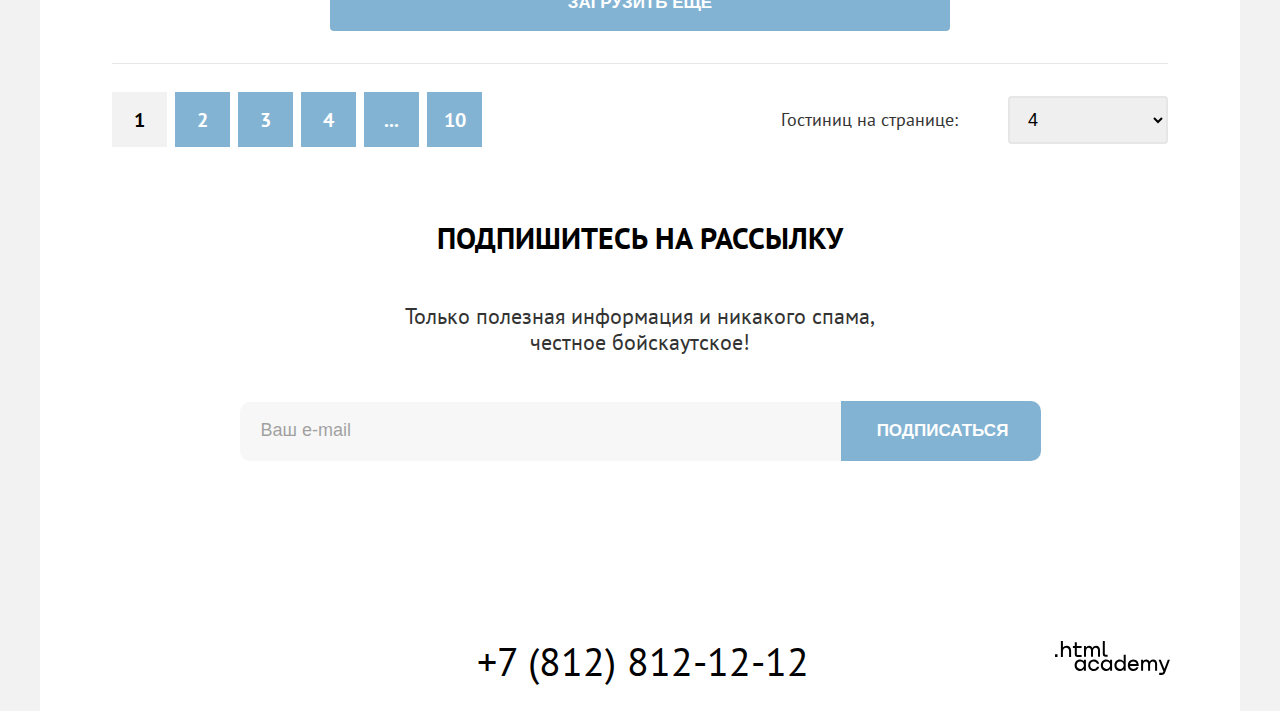
<file: 5/catalog.html>
<!DOCTYPE html>
<html lang="ru">
  <head>
    <meta charset="utf-8">
    <title>Седона</title>
    <link rel="stylesheet" href="styles/styles.css">
    <base href="https://htmlacademy-htmlcss.github.io/848943-sedona-33/5/">
</head>
  <body>
    <div class="page-container">
      <header class="page-header">
        <nav class="navigation">
          <a class="logo-link" href="#">
          <img src="images/logo.svg" alt="Логотип компании." width="139" height="70">
          </a>
          <ul class="navigation-list reset-list">
            <li class="navigation-item">
              <a class="navigation-link" href="index.html">Главная</a>
            </li>
            <li class="navigation-item">
              <a class="navigation-link" href="#">О Седоне</a>
            </li>
            <li class="navigation-item">
              <a class="navigation-link  navigation-link-current">Гостиницы</a>
            </li>
          </ul>
          <ul class="navigation-user reset-list">
            <li class="navigation-user-item">
              <a class="navigation-link navigation-link-search" href="#">
              <span class="visually-hidden">Поиск</span>
              </a>
            </li>
            <li class="navigation-user-item">
              <a class="navigation-link navigation-link-favorites" href="#">
              <span class="visually-hidden">Избранное</span>               
              <span class="navigation-favorites-qty" hidden>12</span>
              </a>
            </li>
            <li class="navigation-user-item">
              <a class="navigation-link-button button" href="#">Хочу сюда!</a>
            </li>
          </ul>
        </nav>
      </header>
      <main class="main-container main-catalog">
        <div class="catalog-header-container">
          <header class="catalog-header">
            <h1>Гостиницы Седоны</h1>
            <ul class="breadcrumbs-list reset-list">
              <li class="breadcrumbs-item">
                <a class="breadcrumbs-link" href="index.html">
                <span class="visually-hidden">Главная</span>
                </a>
              </li>
              <li class="breadcrumbs-item">
                <a class="breadcrumbs-link" href="#">Гостиницы</a>
              </li>
            </ul>
          </header>
          <section class="catalog-filter">
            <h2 class="visually-hidden">Найти гостиницу</h2>
            <form class="catalog-filter-form" action="https://echo.htmlacademy.ru/" method="get">
              <fieldset class="catalog-filter-group">
                <legend class="catalog-filter-title">Инфраструктура:</legend>
                <label class="catalog-filter-label"><input class="infrastrusture-input" type="checkbox" name="pool" checked>Бассеин</label>
                <label class="catalog-filter-label"><input class="infrastrusture-input" type="checkbox" name="parking" checked>Парковка</label>
                <label class="catalog-filter-label"><input class="infrastrusture-input" type="checkbox" name="wi-fi">Wi-Fi</label>
              </fieldset>
              <fieldset class="catalog-filter-group">
                <legend class="catalog-filter-title">Тип жилья:</legend>
                <label class="catalog-filter-label"><input class="housing-input" type="checkbox" name="hotel" checked>Гостиница</label>
                <label class="catalog-filter-label"><input class="housing-input" type="checkbox" name="motel">Мотель</label>
                <label class="catalog-filter-label"><input class="housing-input" type="checkbox" name="apartments">Апартаменты</label>
              </fieldset>
              <fieldset class="catalog-filter-group">
                <legend class="catalog-filter-title">Стоимость, &#8381;:</legend>
                <label class="catalog-filter-price" for="min-price">От</label><input class="catalog-filter-label" type="text" name="price-range" id="min-price" value="0">
                <label class="catalog-filter-price" for="max-price">До</label><input class="catalog-filter-label" type="text" name="price-range" id="max-price" value="9000">                                       
              </fieldset>
              <div class="catalog-filter-buttons-wrapper">
                <button class="catalog-filter-submit button" type="submit">Применить</button>
                <button class="catalog-filter-reset" type="submit">Сбросить</button>
              </div>
            </form>
          </section>
        </div>
        <section class="catalog-results">
          <div class="catalog-results-layout-wrapper">
            <h2>Найдено гостиниц: 
              <span id="catalog-results-quantity">38</span>
            </h2>
            <select class="select-control" aria-label="Сортировка.">
              <option value="cheap">Сначала дешёвые</option>
              <option value="expensive">Сначала дорогие</option>
              <option value="popular">Сначала популярные</option>
            </select>
            <div class="catalog-results-layout">
              <button class="button-layout button-layout-tile button-layout-checked" type="button">
              <span class="visually-hidden">Показать карточки</span>                        
              </button>
              <button class="button-layout button-layout-wide" type="button">
              <span class="visually-hidden">Показать на всю страницу</span>
              </button>
              <button class="button-layout button-layout-list" type="button">
              <span class="visually-hidden">Показать список</span>
              </button>
            </div>
          </div>
          <ul class="product-list reset-list">
            <li class="product-card">
              <a class="product-card-link" href="#">
                <h3 class="product-card-title">Amara Resort & Spa</h3>
                <img class="product-card-image" src="images/catalog/hotel-amara-resort-spa.jpg" alt="Гостиница Amara Resort & Spa." width="299" height="220">                        
              </a>
              <dl class="product-card-description">
                <dt class="visually-hidden">Тип</dt>
                <dd class="product-card-type">Гостиница</dd>
                <dt class="visually-hidden">Цена</dt>
                <dd class="product-card-price">От 4000 &#8381;</dd>
                <dt class="visually-hidden">Класс</dt>
                <dd class="product-card-stars"><span class="visually-hidden">4 звезды</span></dd>
                <dt class="visually-hidden">Рейтинг:</dt>
                <dd class="product-card-rating"><span hidden>Рейтинг: </span> 8,5</dd>
              </dl>
              <div class="product-details-button-wrapper">
                <a class="product-details-button button" href="#">Подробнее</a>
                <button class="product-to-favorites-button button">В избранное</button>
                <p class="product-in-favorites-button button" hidden>В избранном</p>
              </div>
            </li>
            <li class="product-card">
              <a class="product-card-link" href="#">
                <h3 class="product-card-title">Desert Quail Inn</h3>
                <img class="product-card-image" src="images/catalog/hotel-desert-quail-inn.jpg" alt="Гостиница Desert Quail Inn." width="299" height="220">
              </a>
              <dl class="product-card-description reset-list">
                <dt class="visually-hidden">Тип</dt>
                <dd class="product-card-type">Гостиница</dd>
                <dt class="visually-hidden">Цена</dt>
                <dd class="product-card-price">От 3000 &#8381;</dd>
                <dt class="visually-hidden">Класс</dt>
                <dd class="product-card-stars"><span class="visually-hidden">3 звезды</span></dd>
                <dt class="visually-hidden">Рейтинг:</dt>
                <dd class="product-card-rating"><span hidden>Рейтинг: </span> 8,9</dd>
              </dl>
              <div class="product-details-button-wrapper">
                <a class="product-details-button button" href="#">Подробнее</a>
                <button class="product-to-favorites-button button">В избранное</button>
                <p class="product-in-favorites-button button" hidden>В избранном</p>
              </div>
            </li>
            <li class="product-card">
              <a class="product-card-link" href="#">
                <h3 class="product-card-title">Villas at Poco Diablo</h3>
                <img class="product-card-image" src="images/catalog/hotel-villas-at-poco-diablo.jpg" alt="Гостиница Villas at Poco Diablo." width="299" height="220">
              </a>
              <dl class="product-card-description reset-list">
                <dt class="visually-hidden">Тип</dt>
                <dd class="product-card-type">Гостиница</dd>
                <dt class="visually-hidden">Цена</dt>
                <dd class="product-card-price">От 2000 &#8381;</dd>
                <dt class="visually-hidden">Класс</dt>
                <dd class="product-card-stars"><span class="visually-hidden">2 звезды</span></dd>
                <dt class="visually-hidden">Рейтинг:</dt>
                <dd class="product-card-rating"><span hidden>Рейтинг: </span> 9,2</dd>
              </dl>
              <div class="product-details-button-wrapper">
                <a class="product-details-button button" href="#">Подробнее</a>
                <button class="product-to-favorites-button button" hidden>В избранное</button>
                <p class="product-in-favorites-button button">В избранном</p>
              </div>
            </li>
            <li class="product-card">
              <a class="product-card-link" href="#">
                <h3 class="product-card-title">GreenTree Inn</h3>
                <img class="product-card-image" src="images/catalog/hotel-green-tree-inn.jpg" alt="Гостиница GreenTree Inn." width="299" height="220">
              </a>
              <dl class="product-card-description reset-list">
                <dt class="visually-hidden">Тип</dt>
                <dd class="product-card-type">Гостиница</dd>
                <dt class="visually-hidden">Цена</dt>
                <dd class="product-card-price">От 3000 &#8381;</dd>
                <dt class="visually-hidden">Класс</dt>
                <dd class="product-card-stars"><span class="visually-hidden">2 звезды</span></dd>
                <dt class="visually-hidden">Рейтинг:</dt>
                <dd class="product-card-rating"><span hidden>Рейтинг: </span> 9,2</dd>
              </dl>
              <div class="product-details-button-wrapper">
                <a class="product-details-button button" href="#">Подробнее</a>
                <button class="product-to-favorites-button button">В избранное</button>
                <p class="product-in-favorites-button button" hidden>В избранном</p>
              </div>
            </li>
          </ul>
          <div class="catalog-pagination-container">
            <ul class="pagination reset-list">
              <li class="pagination-item pagination-current button">
                <a class="pagination-link">1</a>
              </li>
              <li class="pagination-item button">
                <a class="pagination-link" href="#">2</a>
              </li>
              <li class="pagination-item button">
                <a class="pagination-link" href="#">3</a>
              </li>
              <li class="pagination-item button">
                <a class="pagination-link" href="#">4</a>
              </li>
              <li class="pagination-item button">
                <a class="pagination-link" href="#">...</a>
              </li>
              <li class="pagination-item button">
                <a class="pagination-link" href="#">10</a>
              </li>
            </ul>
            <div class="cards-quantity-wrapper">
              <label class="cards-quantity-title" for="cards-quantity">Гостиниц на странице:</label>
              <select class="cards-quantity-control" id="cards-quantity" name="cards-quantity">
                <option value="4">4</option>
                <option value="12">12</option>
                <option value="12">24</option>
              </select>
            </div>
            <div class="show-more-wrapper">
              <button class="show-more-button button" type="button">Загрузить ещё</button>
            </div>
          </div>
        </section>
        <section class="subscribe subscribe-catalog">
          <h2>Подпишитесь на рассылку</h2>
          <p>Только полезная информация и никакого спама, честное бойскаутское!</p>
          <form class="subscribe-form" action="https://echo.htmlacademy.ru" method="post">          
            <input type="email" name="subscribe-email" id="subscribe-email-index" placeholder="Ваш e-mail">
            <button class="button subscribe-form-button" type="submit">Подписаться</button>
          </form>
        </section>
      </main>
      <footer class="page-footer">
        <section class="footer-social">
          <h2 class="visually-hidden">Мы в соцсетях</h2>
          <ul class="footer-social-list reset-list">
            <li class="footer-social-item">
              <a class="footer-social-button twitter" href="https://twitter.com/htmlacademy_ru">
              <span class="visually-hidden">Twitter</span>
              </a>
            </li>
            <li class="footer-social-item">
              <a class="footer-social-button facebook" href="https://www.facebook.com/htmlacademy">
              <span class="visually-hidden">Facebook</span>
              </a>
            </li>
            <li class="footer-social-item">
              <a class="footer-social-button youtube" href="https://www.youtube.com/c/HTMLAcademyRUS">
              <span class="visually-hidden">Youtube</span>
              </a>
            </li>
          </ul>
        </section>
        <section class="footer-contacts">
          <h2 class="visually-hidden">Контактный телефон</h2>
          <a class="footer-contacts-phone" href="tel:+78128121212">+7 (812) 812-12-12</a>
        </section>
        <section class="footer-copyright">
          <h2 class="visually-hidden">Copyright</h2>
          <p><span class="visually-hidden">Разработчик сайта - </span>
            <a class="htmlacademy-link" href="https://htmlacademy.ru/"><span class="visually-hidden">HTML Academy</span>
            <img class="footer-copyright-logo" src="images/logo-htmlacademy.svg"  alt="Логотип HTML Academy." width="115" height="34">
            </a>
          </p>
        </section>
      </footer>
    </div>
  </body>
</html>
</file>
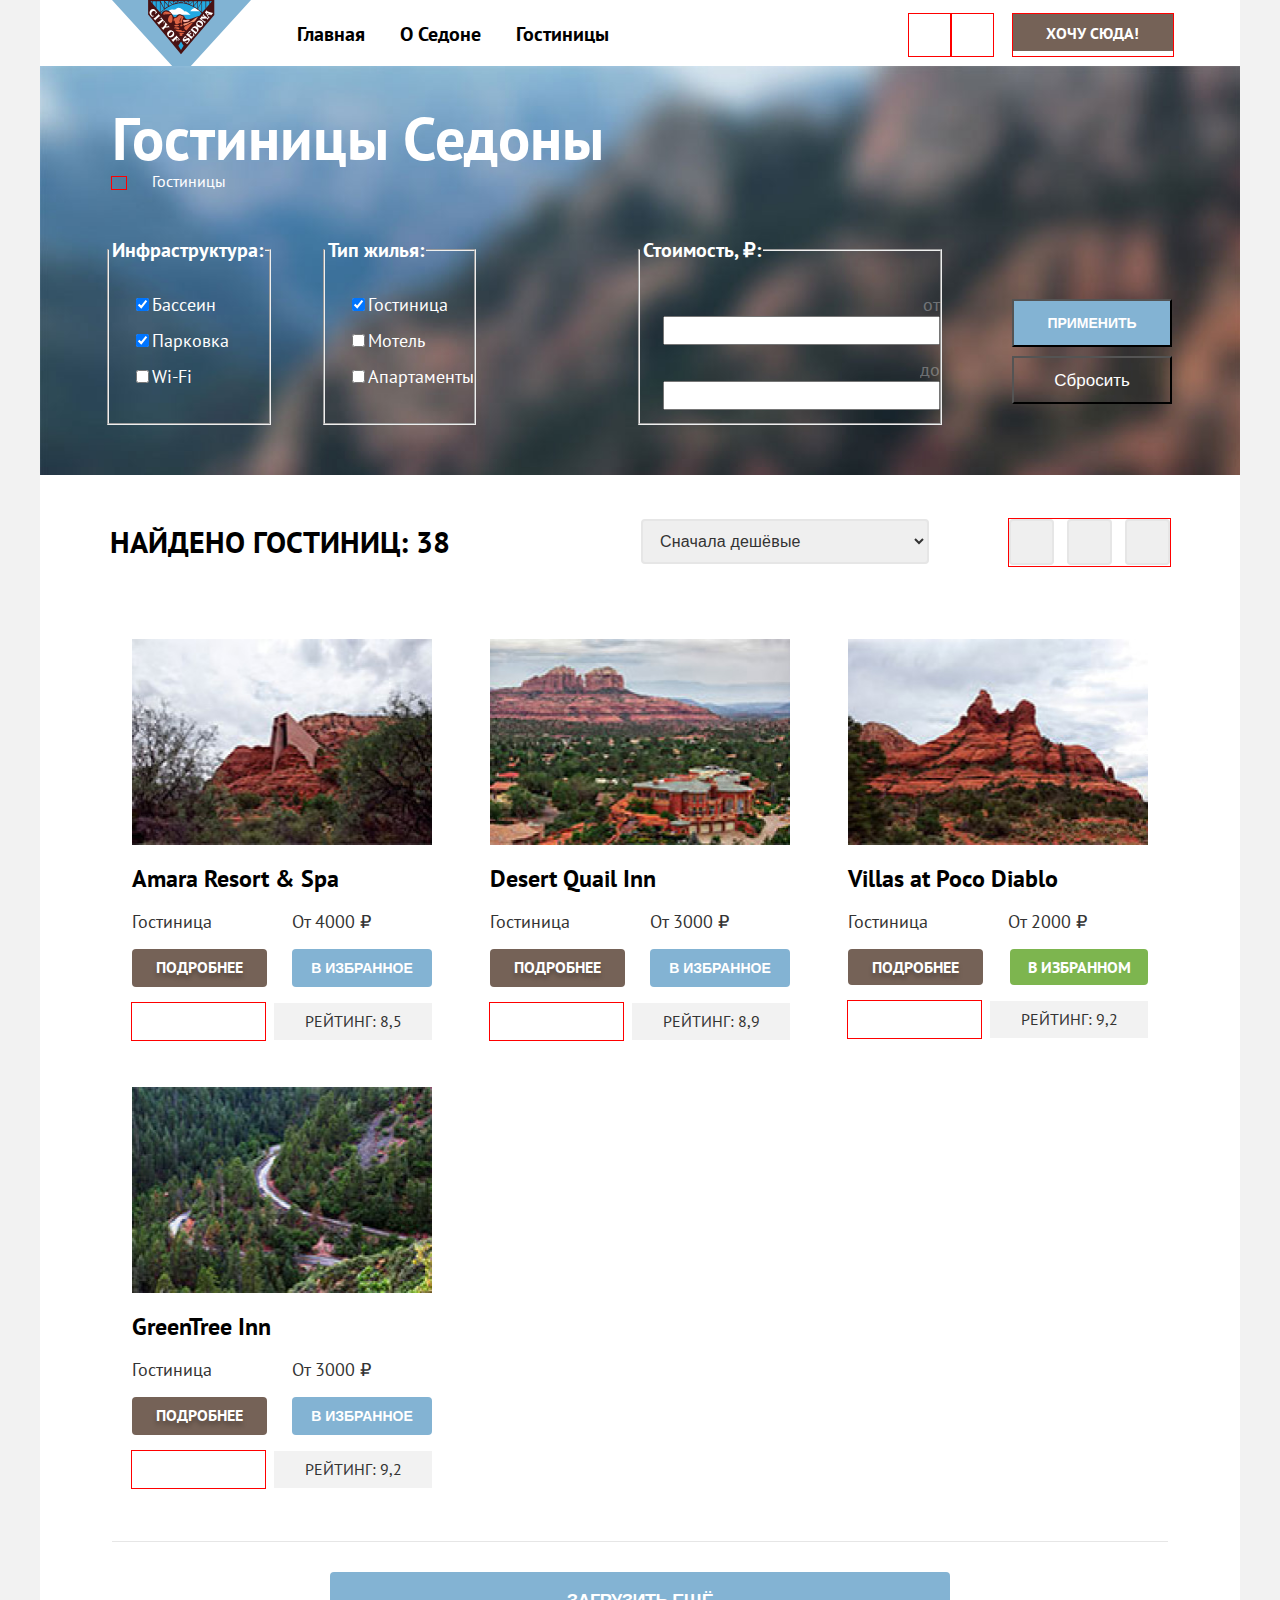
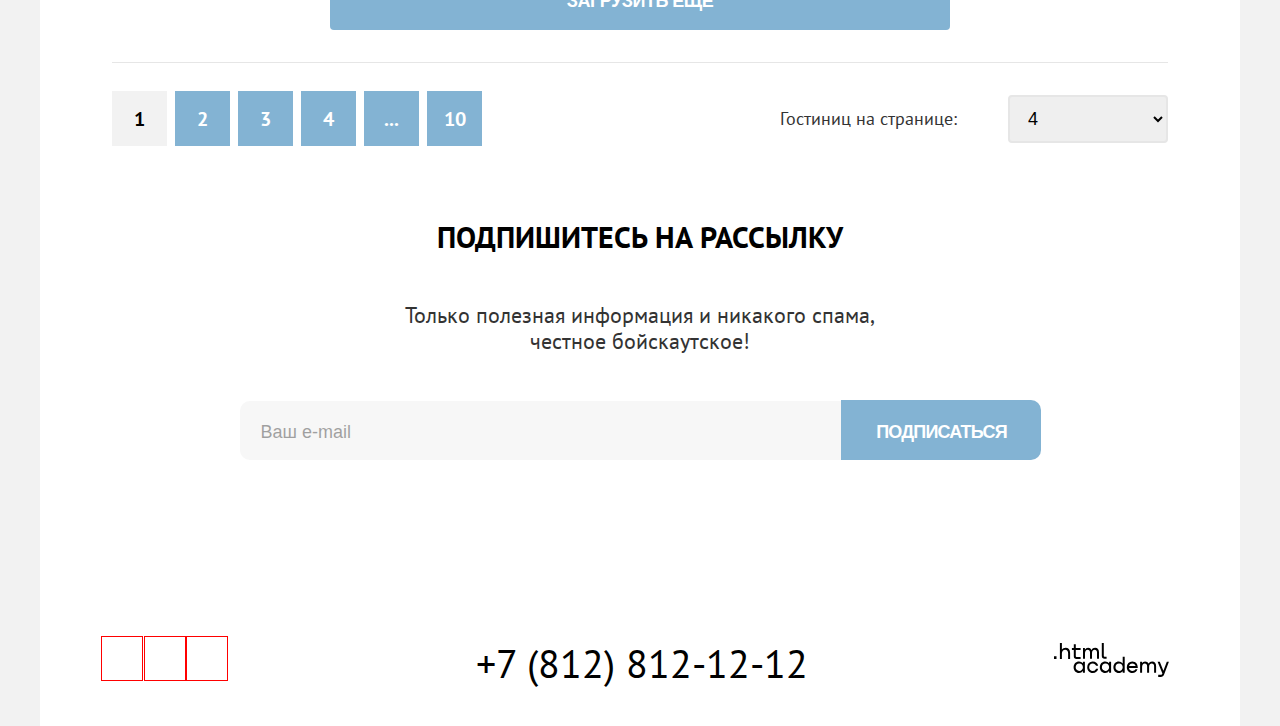
<file: 6/catalog.html>
<!DOCTYPE html>
<html lang="ru">
  <head>
    <meta charset="utf-8">
    <title>Седона</title>
    <link rel="stylesheet" href="styles/styles.css">
    <base href="https://htmlacademy-htmlcss.github.io/848943-sedona-33/6/">
</head>
  <body>
    <div class="page-container">
      <header class="page-header">
        <nav class="navigation">
          <a class="logo-link" href="#">
          <img src="images/logo.svg" alt="Логотип компании." width="139" height="70">
          </a>
          <ul class="navigation-list reset-list">
            <li class="navigation-item">
              <a class="navigation-link" href="index.html">Главная</a>
            </li>
            <li class="navigation-item">
              <a class="navigation-link" href="#">О Седоне</a>
            </li>
            <li class="navigation-item">
              <a class="navigation-link  navigation-link-current">Гостиницы</a>
            </li>
          </ul>
          <ul class="navigation-user reset-list">
            <li class="navigation-user-item">
              <a class="navigation-link-search" href="#">
              <span class="visually-hidden">Поиск</span>
              </a>
            </li>
            <li class="navigation-user-item">
              <a class="navigation-link-favorites" href="#">
              <span class="visually-hidden">Избранное</span>               
              <span class="navigation-favorites-qty" hidden>12</span>
              </a>
            </li>
            <li class="navigation-user-item">
              <a class="navigation-link-button button" href="#">Хочу сюда!</a>
            </li>
          </ul>
        </nav>
      </header>
      <main class="main-container main-catalog">
        <div class="catalog-header-container">
          <header class="catalog-header">
            <h1>Гостиницы Седоны</h1>
            <ul class="breadcrumbs-list reset-list">
              <li class="breadcrumbs-item">
                <a class="breadcrumbs-link" href="index.html">
                <span class="visually-hidden">Главная</span>
                </a>
              </li>
              <li class="breadcrumbs-item">
                <a class="breadcrumbs-link" href="#">Гостиницы</a>
              </li>
            </ul>
          </header>
          <section class="catalog-filter">
            <h2 class="visually-hidden">Найти гостиницу</h2>
            <form class="catalog-filter-form" action="https://echo.htmlacademy.ru/" method="get">
              <fieldset class="catalog-filter-group">
                <legend class="catalog-filter-title">Инфраструктура:</legend>
                <label class="catalog-filter-label"><input class="infrastrusture-input" type="checkbox" name="pool" checked>Бассеин</label>
                <label class="catalog-filter-label"><input class="infrastrusture-input" type="checkbox" name="parking" checked>Парковка</label>
                <label class="catalog-filter-label"><input class="infrastrusture-input" type="checkbox" name="wi-fi">Wi-Fi</label>
              </fieldset>
              <fieldset class="catalog-filter-group">
                <legend class="catalog-filter-title">Тип жилья:</legend>
                <label class="catalog-filter-label"><input class="housing-input" type="checkbox" name="hotel" checked>Гостиница</label>
                <label class="catalog-filter-label"><input class="housing-input" type="checkbox" name="motel">Мотель</label>
                <label class="catalog-filter-label"><input class="housing-input" type="checkbox" name="apartments">Апартаменты</label>
              </fieldset>
              <fieldset class="catalog-filter-group">
                <legend class="catalog-filter-title">Стоимость, &#8381;:</legend>
                <label class="catalog-filter-price" for="min-price">От</label><input class="catalog-filter-label" type="text" name="price-range" id="min-price" value="0">
                <label class="catalog-filter-price" for="max-price">До</label><input class="catalog-filter-label" type="text" name="price-range" id="max-price" value="9000">                                       
              </fieldset>
              <div class="catalog-filter-buttons-wrapper">
                <button class="catalog-filter-submit button" type="submit">Применить</button>
                <button class="catalog-filter-reset" type="submit">Сбросить</button>
              </div>
            </form>
          </section>
        </div>
        <section class="catalog-results">
          <div class="catalog-results-layout-wrapper">
            <h2>Найдено гостиниц: 
              <span id="catalog-results-quantity">38</span>
            </h2>
            <select class="select-control" aria-label="Сортировка.">
              <option value="cheap">Сначала дешёвые</option>
              <option value="expensive">Сначала дорогие</option>
              <option value="popular">Сначала популярные</option>
            </select>
            <div class="catalog-results-layout">
              <button class="button-layout button-layout-tile button-layout-checked" type="button">
              <span class="visually-hidden">Показать карточки</span>                        
              </button>
              <button class="button-layout button-layout-wide" type="button">
              <span class="visually-hidden">Показать на всю страницу</span>
              </button>
              <button class="button-layout button-layout-list" type="button">
              <span class="visually-hidden">Показать список</span>
              </button>
            </div>
          </div>
          <ul class="product-list reset-list">
            <li class="product-card">
              <a class="product-card-link" href="#">
                <h3 class="product-card-title">Amara Resort & Spa</h3>
                <img class="product-card-image" src="images/catalog/hotel-amara-resort-spa.jpg" alt="Гостиница Amara Resort & Spa." width="299" height="220">                        
              </a>
              <ul class="product-card-description reset-list">
                <li class="product-card-type">Гостиница</li>
                <li class="product-card-price">От 4000 &#8381;</li>
                <li class="product-card-stars"><span class="visually-hidden">4 звезды</span></li>
                <li class="product-card-rating"><span>Рейтинг: </span> 8,5</li>
                <li class="product-card-details"><a class="product-details-button button" href="#">Подробнее</a></li>
                <li>
                  <button class="product-to-favorites-button button">В избранное</button>
                  <p class="product-in-favorites-button button" hidden>В избранном</p>
                </li>
              </ul>
            </li>
            <li class="product-card">
              <a class="product-card-link" href="#">
                <h3 class="product-card-title">Desert Quail Inn</h3>
                <img class="product-card-image" src="images/catalog/hotel-desert-quail-inn.jpg" alt="Гостиница Desert Quail Inn." width="299" height="220">
              </a>
              <ul class="product-card-description reset-list">
                <li class="product-card-type">Гостиница</li>
                <li class="product-card-price">От 3000 &#8381;</li>
                <li class="product-card-stars"><span class="visually-hidden">3 звезды</span></li>
                <li class="product-card-rating"><span>Рейтинг: </span> 8,9</li>
                <li class="product-card-details"><a class="product-details-button button" href="#">Подробнее</a></li>
                <li>
                  <button class="product-to-favorites-button button">В избранное</button>
                  <p class="product-in-favorites-button button" hidden>В избранном</p>
                </li>
              </ul>
            </li>
            <li class="product-card">
              <a class="product-card-link" href="#">
                <h3 class="product-card-title">Villas at Poco Diablo</h3>
                <img class="product-card-image" src="images/catalog/hotel-villas-at-poco-diablo.jpg" alt="Гостиница Villas at Poco Diablo." width="299" height="220">
              </a>
              <ul class="product-card-description reset-list">
                <li class="product-card-type">Гостиница</li>
                <li class="product-card-price">От 2000 &#8381;</li>
                <li class="product-card-stars"><span class="visually-hidden">2 звезды</span></li>
                <li class="product-card-rating"><span>Рейтинг: </span> 9,2</li>
                <li class="product-card-details"><a class="product-details-button button" href="#">Подробнее</a></li>
                <li>
                  <button class="product-to-favorites-button button" hidden>В избранное</button>
                  <p class="product-in-favorites-button button" >В избранном</p>
                </li>
              </ul>
            </li>
            <li class="product-card">
              <a class="product-card-link" href="#">
                <h3 class="product-card-title">GreenTree Inn</h3>
                <img class="product-card-image" src="images/catalog/hotel-green-tree-inn.jpg" alt="Гостиница GreenTree Inn." width="299" height="220">
              </a>
              <ul class="product-card-description reset-list">
                <li class="product-card-type">Гостиница</li>
                <li class="product-card-price">От 3000 &#8381;</li>
                <li class="product-card-stars"><span class="visually-hidden">2 звезды</span></li>
                <li class="product-card-rating"><span>Рейтинг: </span> 9,2</li>
                <li class="product-card-details"><a class="product-details-button button" href="#">Подробнее</a></li>
                <li>
                  <button class="product-to-favorites-button button">В избранное</button>
                  <p class="product-in-favorites-button button" hidden>В избранном</p>
                </li>
              </ul>
            </li>
          </ul>
          <div class="catalog-pagination-container">
            <ol class="pagination reset-list">
              <li class="pagination-item pagination-current button">
                <a class="pagination-link">1</a>
              </li>
              <li class="pagination-item button">
                <a class="pagination-link" href="#">2</a>
              </li>
              <li class="pagination-item button">
                <a class="pagination-link" href="#">3</a>
              </li>
              <li class="pagination-item button">
                <a class="pagination-link" href="#">4</a>
              </li>
              <li class="pagination-item button">
                <a class="pagination-link" href="#">...</a>
              </li>
              <li class="pagination-item button">
                <a class="pagination-link" href="#">10</a>
              </li>
            </ol>
            <div class="cards-quantity-wrapper">
              <label class="cards-quantity-title" for="cards-quantity">Гостиниц на странице:</label>
              <select class="cards-quantity-control" id="cards-quantity" name="cards-quantity">
                <option value="4">4</option>
                <option value="12">12</option>
                <option value="12">24</option>
              </select>
            </div>
            <div class="show-more-wrapper">
              <button class="show-more-button button" type="button">Загрузить ещё</button>
            </div>
          </div>
        </section>
        <section class="subscribe subscribe-catalog">
          <h2>Подпишитесь на рассылку</h2>
          <p>Только полезная информация и никакого спама, честное бойскаутское!</p>
          <form class="subscribe-form" action="https://echo.htmlacademy.ru" method="post">          
            <input type="email" name="subscribe-email" id="subscribe-email-index" placeholder="Ваш e-mail">
            <button class="button subscribe-form-button" type="submit">Подписаться</button>
          </form>
        </section>
      </main>
      <footer class="page-footer">
        <section class="footer-social">
          <h2 class="visually-hidden">Мы в соцсетях</h2>
          <ul class="footer-social-list reset-list">
            <li class="footer-social-item">
              <a class="footer-social-button twitter" href="https://twitter.com/htmlacademy_ru">
              <span class="visually-hidden">Twitter</span>
              </a>
            </li>
            <li class="footer-social-item">
              <a class="footer-social-button facebook" href="https://www.facebook.com/htmlacademy">
              <span class="visually-hidden">Facebook</span>
              </a>
            </li>
            <li class="footer-social-item">
              <a class="footer-social-button youtube" href="https://www.youtube.com/c/HTMLAcademyRUS">
              <span class="visually-hidden">Youtube</span>
              </a>
            </li>
          </ul>
        </section>
        <section class="footer-contacts">
          <h2 class="visually-hidden">Контактный телефон</h2>
          <a class="footer-contacts-phone" href="tel:+78128121212">+7 (812) 812-12-12</a>
        </section>
        <section class="footer-copyright">
          <h2 class="visually-hidden">Copyright</h2>
          <p><span class="visually-hidden">Разработчик сайта - </span>
            <a class="htmlacademy-link" href="https://htmlacademy.ru/"><span class="visually-hidden">HTML Academy</span>
            <img class="footer-copyright-logo" src="images/logo-htmlacademy.svg"  alt="Логотип HTML Academy." width="115" height="34">
            </a>
          </p>
        </section>
      </footer>
    </div>
  </body>
</html>
</file>
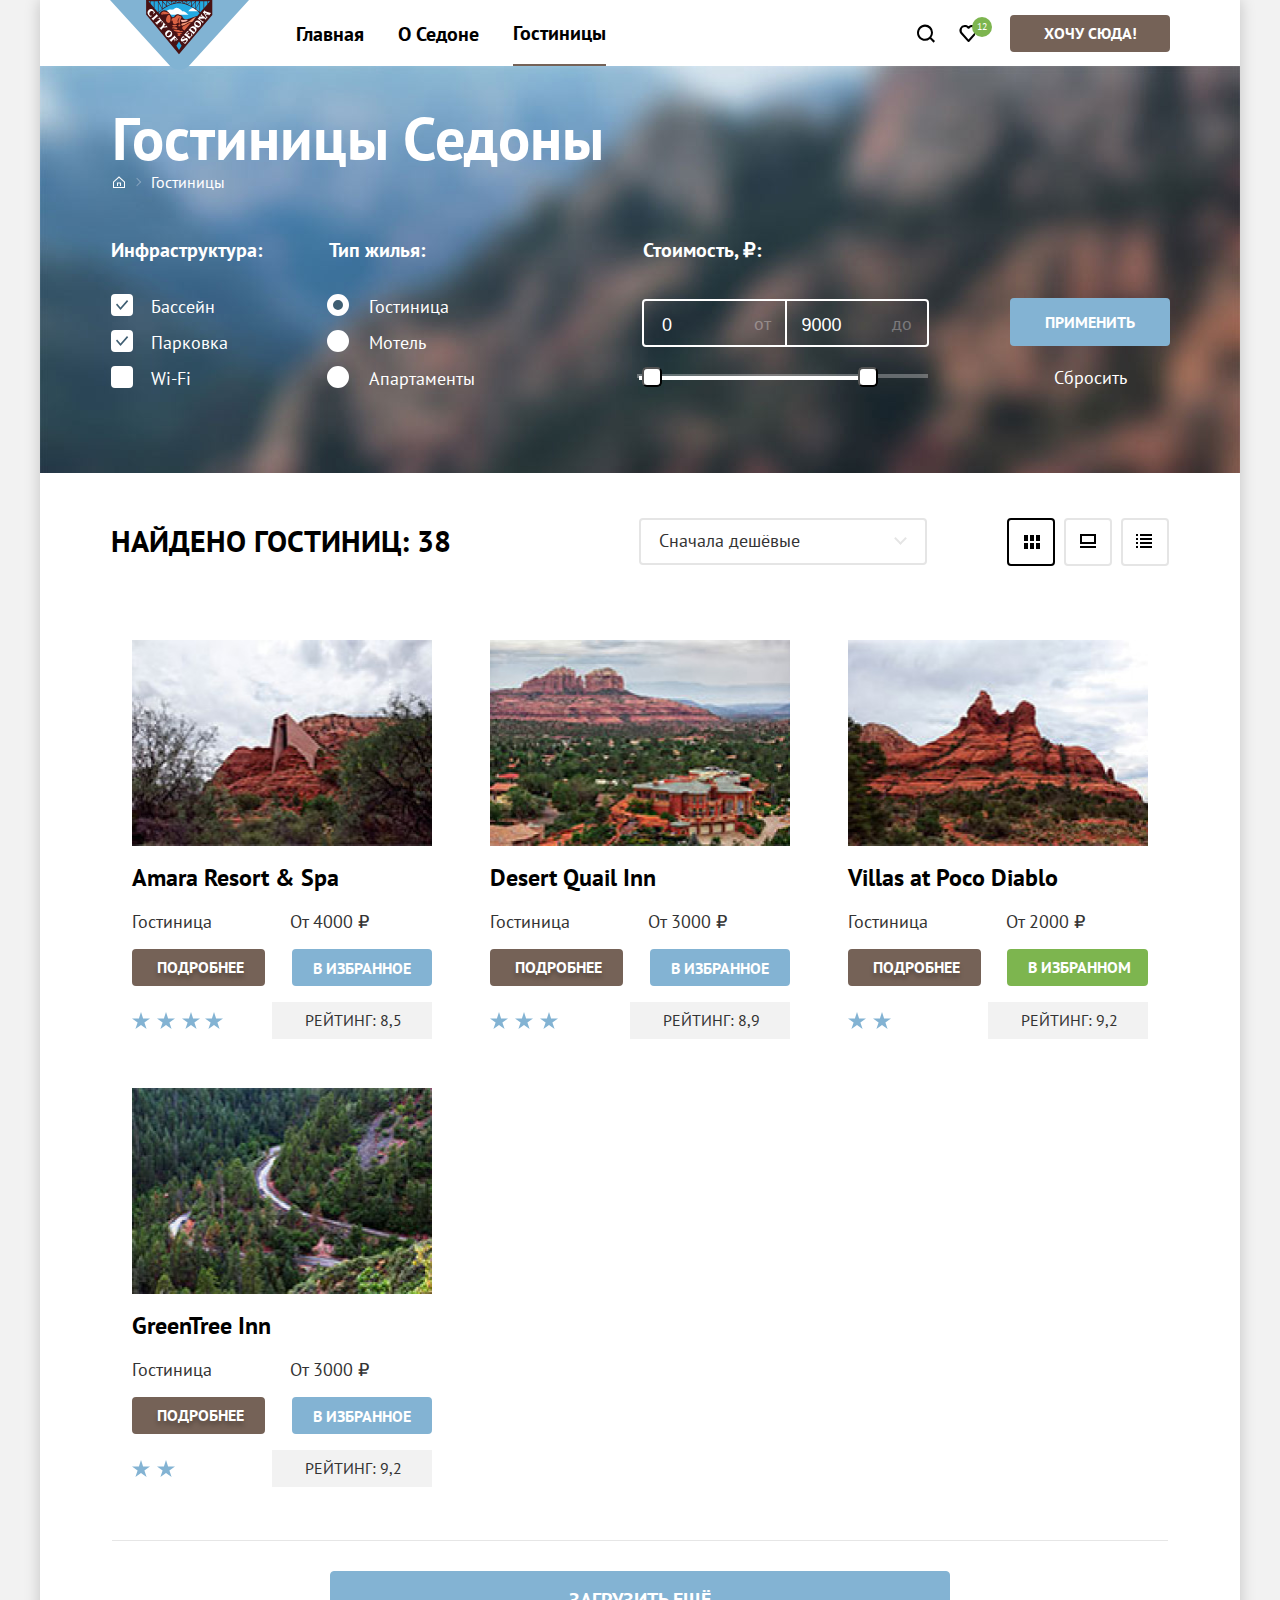
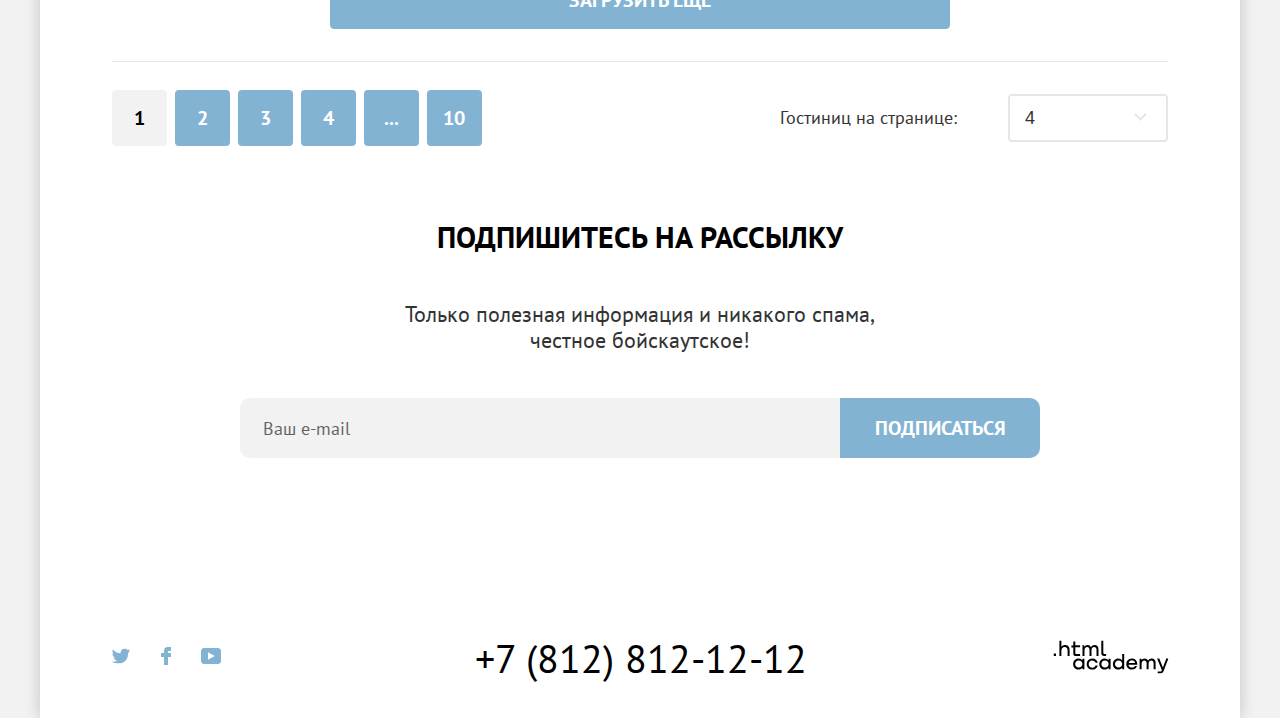
<file: 7/catalog.html>
<!DOCTYPE html>
<html lang="ru">
  <head>
    <meta charset="utf-8">
    <title>Гостиницы Седоны</title>
    <link rel="stylesheet" href="styles/styles.css">
    <link rel="icon" href="images/favicon.ico">
    <base href="https://htmlacademy-htmlcss.github.io/848943-sedona-33/7/">
</head>
  <body>
    <div class="page-container">
      <header>
        <nav class="navigation">
          <a class="logo-link" href="#">
          <img src="images/logo.svg" alt="Логотип компании." width="139" height="70">
          </a>
          <ul class="navigation-list reset-list">
            <li class="navigation-item">
              <a class="navigation-link" href="index.html">Главная</a>
            </li>
            <li class="navigation-item">
              <a class="navigation-link" href="#">О Седоне</a>
            </li>
            <li class="navigation-item">
              <a class="navigation-link  navigation-link-current">Гостиницы</a>
            </li>
          </ul>
          <ul class="navigation-user reset-list">
            <li class="navigation-user-item">
              <a class="navigation-link-search" href="#">
                <span class="visually-hidden">Поиск</span>
                <svg aria-hidden="true" focusable="false" width="20" height="20" xmlns="http://www.w3.org/2000/svg" >
                  <path d="m19 17-3.7-3.6a8 8 0 0 0 1.7-5 8 8 0 0 0-8-8C4.6.5 1 4.3 1 8.7a8 8 0 0 0 13 6.3l3.6 3.7L19 17ZM9 14.7c-3.3 0-6-2.7-6-6a6 6 0 0 1 12 0 6 6 0 0 1-6 6Z"/>
                </svg>
              </a>
            </li>
            <li class="navigation-user-item">
              <a class="navigation-link-favorites" href="#">
                <span class="visually-hidden">Избранное</span>  
                <svg aria-hidden="true" focusable="false" width="20" height="18" xmlns="http://www.w3.org/2000/svg">
                  <path d="M13.4 17a1 1 0 0 1-.8-.4l-7-7.9A5.4 5.4 0 0 1 10 0c1.3 0 2.5.5 3.5 1.3C14.5.5 16 0 17.1 0c3 0 5.5 2.4 5.5 5.4 0 1.3-.5 2.5-1.3 3.4l-7 7.9c-.3.2-.5.3-.9.3Zm-6-9.5 6.1 6.9 6.3-7c.5-.5.7-1.2.7-2 0-1.8-1.5-3.3-3.3-3.3-1 0-2 .5-2.8 1.3-.3.3-.6.4-.9.4-.3 0-.6-.2-.8-.4A3.7 3.7 0 0 0 10 2.1a3.3 3.3 0 0 0-3.3 3.3c0 .9.3 1.6.7 2.1Z"/>
                </svg>
                <span class="navigation-favorites-qty" hidden>12</span>
              </a>
            </li>
            <li class="navigation-user-item">
              <a class="navigation-link-button button brown-button" href="#">Хочу сюда!</a>
            </li>
          </ul>
        </nav>
      </header>
      <main class="main-container">
        <div class="catalog-header-container">
          <header class="catalog-header">
            <h1>Гостиницы Седоны</h1>
            <ul class="breadcrumbs-list reset-list">
              <li class="breadcrumbs-item">
                <a class="breadcrumbs-link" href="index.html">
                <span class="visually-hidden">Главная</span>
                </a>
              </li>
              <li class="breadcrumbs-item">
                <a class="breadcrumbs-link" href="#">Гостиницы</a>
              </li>
            </ul>
          </header>
          <section class="catalog-filter">
            <h2 class="visually-hidden">Найти гостиницу</h2>
            <form class="catalog-filter-form" action="https://echo.htmlacademy.ru/" method="get">
              <fieldset class="catalog-filter-group">
                <legend class="catalog-filter-title">Инфраструктура:</legend>
                <ul class="catalog-filter-list">
                  <li>
                    <label class="catalog-filter-label">
                    <input class="visually-hidden" type="checkbox" name="pool" checked>Бассейн
                    <span class="control-mark-infrastructure"></span>
                    </label>
                  </li>
                  <li>
                    <label class="catalog-filter-label">
                    <input class="visually-hidden" type="checkbox" name="parking" checked>Парковка
                    <span class="control-mark-infrastructure"></span>
                    </label>
                  </li>
                  <li>
                    <label class="catalog-filter-label">
                    <input class="visually-hidden" type="checkbox" name="wi-fi">Wi-Fi
                    <span class="control-mark-infrastructure"></span>
                    </label>
                  </li>
                </ul>
              </fieldset>
              <fieldset class="catalog-filter-group">
                <legend class="catalog-filter-title">Тип жилья:</legend>
                <ul class="catalog-filter-list">
                  <li>
                    <label class="catalog-filter-label ">
                    <input class="visually-hidden" type="checkbox" name="hotel" checked>Гостиница
                    <span class="control-mark-housing"></span>
                    </label>
                  </li>
                  <li>
                    <label class="catalog-filter-label ">
                    <input class="visually-hidden" type="checkbox" name="motel">Мотель
                    <span class="control-mark-housing"></span>
                    </label>
                  </li>
                  <li>
                    <label class="catalog-filter-label ">
                    <input class="visually-hidden" type="checkbox" name="apartments">Апартаменты
                    <span class="control-mark-housing"></span>
                    </label>
                  </li>
                </ul>
              </fieldset>
              <fieldset class="catalog-filter-group">
                <legend class="catalog-filter-title filter-title-price">Стоимость, &#8381;:</legend>
                <div class="range-input-wrapper">             
                  <label class="filter-price-label min-price" for="min-price">От</label>
                  <input class="range-input" type="text" name="price-range" id="min-price" value="0">
                  <label class="filter-price-label max-price" for="max-price">До</label>
                  <input class="range-input" type="text" name="price-range" id="max-price" value="9000">                                 
                </div>
                <div class="range-scale">
                  <div class="range-bar">
                    <button class="range-toggle toggle-min">
                    <span class="visually-hidden">Изменить минимальную цену.</span>
                    </button>
                    <button class="range-toggle toggle-max">
                    <span class="visually-hidden">Изменить максимальную цену.</span>
                    </button>
                  </div>
                </div>
              </fieldset>
              <div class="catalog-filter-buttons-wrapper">
                <button class="catalog-filter-submit button" type="submit">Применить</button>
                <button class="catalog-filter-reset button" type="submit">Сбросить</button>
              </div>
            </form>
          </section>
        </div>
        <section class="catalog-results">
          <div class="catalog-results-layout-wrapper">
            <h2>Найдено гостиниц: 
              <span id="catalog-results-quantity">38</span>
            </h2>
            <div class="select-control-wrapper">
              <select class="select-control" aria-label="Сортировка.">
                <option value="cheap">Сначала дешёвые</option>
                <option value="expensive">Сначала дорогие</option>
                <option value="popular">Сначала популярные</option>
              </select>
            </div>
            <div class="catalog-results-layout">
              <button class="button-layout button-layout-tile button-layout-checked" type="button">
              <span class="visually-hidden">Показать карточки</span>                        
              </button>
              <button class="button-layout button-layout-wide" type="button">
              <span class="visually-hidden">Показать на всю страницу</span>
              </button>
              <button class="button-layout button-layout-list" type="button">
              <span class="visually-hidden">Показать список</span>
              </button>
            </div>
          </div>
          <ul class="product-list reset-list">
            <li class="product-card">
              <a class="product-card-link" href="#">
                <h3 class="product-card-title">Amara Resort & Spa</h3>
                <img class="product-card-image" src="images/catalog/hotel-amara-resort-spa.jpg" alt="Гостиница Amara Resort & Spa." width="299" height="220">                        
              </a>
              <ul class="product-card-description reset-list">
                <li class="product-card-type">Гостиница</li>
                <li class="product-card-price">От 4000 &#8381;</li>
                <li class="product-card-stars stars-4">
                  <span class="visually-hidden">4 звезды</span>
                </li>
                <li class="product-card-rating">
                  <span>Рейтинг: </span>
                  8,5
                </li>
                <li class="product-card-details">
                  <a class="product-details-button button" href="#">Подробнее</a>
                </li>
                <li>
                  <button class="product-to-favorites-button button">В избранное</button>
                  <p class="product-in-favorites-button button" hidden>В избранном</p>
                </li>
              </ul>
            </li>
            <li class="product-card">
              <a class="product-card-link" href="#">
                <h3 class="product-card-title">Desert Quail Inn</h3>
                <img class="product-card-image" src="images/catalog/hotel-desert-quail-inn.jpg" alt="Гостиница Desert Quail Inn." width="299" height="220">
              </a>
              <ul class="product-card-description reset-list">
                <li class="product-card-type">Гостиница</li>
                <li class="product-card-price">От 3000 &#8381;</li>
                <li class="product-card-stars stars-3">
                  <span class="visually-hidden">3 звезды</span>
                </li>
                <li class="product-card-rating">
                  <span>Рейтинг: </span>
                  8,9
                </li>
                <li class="product-card-details">
                  <a class="product-details-button button" href="#">Подробнее</a>
                </li>
                <li>
                  <button class="product-to-favorites-button button">В избранное</button>
                  <p class="product-in-favorites-button button" hidden>В избранном</p>
                </li>
              </ul>
            </li>
            <li class="product-card">
              <a class="product-card-link" href="#">
                <h3 class="product-card-title">Villas at Poco Diablo</h3>
                <img class="product-card-image" src="images/catalog/hotel-villas-at-poco-diablo.jpg" alt="Гостиница Villas at Poco Diablo." width="299" height="220">
              </a>
              <ul class="product-card-description reset-list">
                <li class="product-card-type">Гостиница</li>
                <li class="product-card-price">От 2000 &#8381;</li>
                <li class="product-card-stars stars-2">
                  <span class="visually-hidden">2 звезды</span>
                </li>
                <li class="product-card-rating">
                  <span>Рейтинг: </span>
                  9,2
                </li>
                <li class="product-card-details">
                  <a class="product-details-button button" href="#">Подробнее</a>
                </li>
                <li>
                  <button class="product-to-favorites-button button" hidden>В избранное</button>
                  <p class="product-in-favorites-button button" >В избранном</p>
                </li>
              </ul>
            </li>
            <li class="product-card">
              <a class="product-card-link" href="#">
                <h3 class="product-card-title">GreenTree Inn</h3>
                <img class="product-card-image" src="images/catalog/hotel-green-tree-inn.jpg" alt="Гостиница GreenTree Inn." width="299" height="220">
              </a>
              <ul class="product-card-description reset-list">
                <li class="product-card-type">Гостиница</li>
                <li class="product-card-price">От 3000 &#8381;</li>
                <li class="product-card-stars stars-2">
                  <span class="visually-hidden">2 звезды</span>
                </li>
                <li class="product-card-rating">
                  <span>Рейтинг: </span>
                  9,2
                </li>
                <li class="product-card-details"><a class="product-details-button button" href="#">Подробнее</a></li>
                <li>
                  <button class="product-to-favorites-button button">В избранное</button>
                  <p class="product-in-favorites-button button" hidden>В избранном</p>
                </li>
              </ul>
            </li>
          </ul>
          <div class="catalog-pagination-container">
            <ol class="pagination reset-list">
              <li class="pagination-item">
                <a class="pagination-link pagination-current button">1</a>
              </li>
              <li class="pagination-item">
                <a class="pagination-link button" href="#">2</a>
              </li>
              <li class="pagination-item">
                <a class="pagination-link button" href="#">3</a>
              </li>
              <li class="pagination-item">
                <a class="pagination-link button" href="#">4</a>
              </li>
              <li class="pagination-item">
                <a class="pagination-link button" href="#">...</a>
              </li>
              <li class="pagination-item">
                <a class="pagination-link button" href="#">10</a>
              </li>
            </ol>
            <div class="cards-quantity-wrapper">
              <label class="cards-quantity-title" for="cards-quantity">Гостиниц на странице:</label>
              <select class="cards-quantity-control" id="cards-quantity" name="cards-quantity">
                <option value="4">4</option>
                <option value="12">12</option>
                <option value="12">24</option>
              </select>
            </div>
            <div class="show-more-wrapper">
              <button class="show-more-button button" type="button">Загрузить ещё</button>
            </div>
          </div>
        </section>
        <section class="subscribe subscribe-catalog">
          <h2>Подпишитесь на рассылку</h2>
          <p>Только полезная информация и никакого спама, честное бойскаутское!</p>
          <form class="subscribe-form" action="https://echo.htmlacademy.ru" method="post">          
            <input type="email" name="subscribe-email" id="subscribe-email-index" placeholder="Ваш e-mail">
            <button class="button subscribe-form-button" type="submit">Подписаться</button>
          </form>
        </section>
      </main>
      <footer class="page-footer">
        <section class="footer-social">
          <h2 class="visually-hidden">Мы в соцсетях</h2>
          <ul class="footer-social-list reset-list">
            <li class="footer-social-item">
              <a class="footer-social-button" href="https://twitter.com/htmlacademy_ru">
                <span class="visually-hidden">Twitter</span>
                <svg aria-hidden="true" focusable="false" width="18" height="15" xmlns="http://www.w3.org/2000/svg">
                  <path d="M11.6.2c1.8-.5 3.2.3 3.8 1.2l2.1-.7c0 .9-.6 1.5-.9 1.8.7.1 1.4-.6 1.4-.6a3 3 0 0 1-1.7 2C16.1 10.7 13 15.1 5.7 15h-.5c-.4 0-4.4-.5-5.2-1.9 2.4.2 4.1-.4 5-1.2-1-.3-2.9-.4-3.2-2.9.4.1.6.2 1.3.1C1.8 8.3.4 7.5.5 5.3c.3.3 1.1.5 1.4.5C1.1 5.6-.2 2.5.9.9a11 11 0 0 0 7.6 3.8C8.7 2.3 9.7.8 11.6.2Z"/>
                </svg>
              </a>
            </li>
            <li class="footer-social-item">
              <a class="footer-social-button" href="https://www.facebook.com/htmlacademy">
                <span class="visually-hidden">Facebook</span>
                <svg aria-hidden="true" focusable="false" width="10" height="18" xmlns="http://www.w3.org/2000/svg">
                  <path d="M7 0a4 4 0 0 0-4 4v2H0v4h3v8h4v-8h3V6H7V4h3V0H7Z"/>
                </svg>
              </a>
            </li>
            <li class="footer-social-item">
              <a class="footer-social-button" href="https://www.youtube.com/c/HTMLAcademyRUS">
                <span class="visually-hidden">Youtube</span>
                <svg aria-hidden="true" focusable="false" width="20" height="16" xmlns="http://www.w3.org/2000/svg">
                  <path d="M17 0H2.9C1.2 0 0 1.5 0 3.2v9.5C0 14.5 1.2 16 2.9 16h14.3c1.5 0 2.9-1.5 2.9-3.2V3.2C19.9 1.5 18.7 0 17 0ZM7 11.8V4.2L13.7 8 7 11.8Z" />
                </svg>
              </a>
            </li>
          </ul>
        </section>
        <section class="footer-contacts">
          <h2 class="visually-hidden">Контактный телефон</h2>
          <a class="footer-contacts-phone" href="tel:+78128121212">+7 (812) 812-12-12</a>
        </section>
        <section class="footer-copyright">
          <h2 class="visually-hidden">Copyright</h2>
          <p>
            <span class="visually-hidden">Разработчик сайта - </span>
            <a class="htmlacademy-link" href="https://htmlacademy.ru/">
              <span class="visually-hidden">HTML Academy</span>
              <svg aria-hidden="true" focusable="false" width="115" height="33" xmlns="http://www.w3.org/2000/svg">
                <path d="M0 12.9v2.6h2.5v-2.6H0Zm11.6-8.4c-1.6 0-2.8.7-3.6 1.7h-.1V0h-2v15.5h2v-5.3c0-2.1 1.3-3.6 3.3-3.6 1.8 0 2.9 1.4 2.9 3.2v5.7h2V9.4c.1-3-1.8-4.9-4.5-4.9Zm15 .3h-4.8V1.1h-2v3.8h-1.9v2h1.9v6c0 1.7 1 2.7 2.7 2.7h4.1v-2h-3.7c-.7 0-1.1-.4-1.1-1.1V6.8h4.8v-2Zm14.5-.2c-1.6 0-2.9.8-3.5 2.1h-.1a3.7 3.7 0 0 0-3.4-2.1c-1.4 0-2.5.8-3.1 1.8h-.1V4.8H29v10.6h2V10c0-2 1-3.5 2.6-3.5 1.5 0 2.4 1 2.4 2.6v6.3h2V9.8c0-2.4 1.4-3.3 2.6-3.3 1.5 0 2.4 1 2.4 2.6v6.3h2V8.9c.1-2.5-1.4-4.3-3.9-4.3Zm6.7 8.1c0 1.7 1 2.7 2.8 2.7h2v-2h-1.7c-.7 0-1.1-.4-1.1-1.1V0h-2v12.7Zm-18.9 7a4.9 4.9 0 0 0-3.9-1.8c-3.1 0-5.4 2.3-5.4 5.6s2.3 5.6 5.4 5.6c1.8 0 3-.8 3.8-1.9h.1v1.6h2V18.2h-2v1.5Zm-3.6 7.4a3.5 3.5 0 0 1-3.6-3.6c0-2 1.4-3.6 3.6-3.6s3.6 1.6 3.6 3.6c0 1.9-1.4 3.6-3.6 3.6ZM44.2 22c-.5-2.4-2.6-4.1-5.4-4.1a5.4 5.4 0 0 0-5.6 5.6c0 3.1 2.2 5.6 5.6 5.6 2.8 0 4.9-1.8 5.4-4.2h-2.1a3.4 3.4 0 0 1-3.3 2.3 3.5 3.5 0 0 1-3.6-3.6c0-2 1.4-3.6 3.6-3.6 1.6 0 2.8 1 3.3 2.2h2.1V22Zm10.9-2.3a4.9 4.9 0 0 0-3.9-1.8c-3.1 0-5.4 2.3-5.4 5.6s2.3 5.6 5.4 5.6c1.8 0 3-.8 3.8-1.9h.1v1.6h2V18.2h-2v1.5Zm-3.6 7.4a3.5 3.5 0 0 1-3.6-3.6c0-2 1.4-3.6 3.6-3.6s3.6 1.6 3.6 3.6c0 1.9-1.5 3.6-3.6 3.6Zm17.2-7.3a5 5 0 0 0-3.9-1.9c-3.1 0-5.4 2.3-5.4 5.6s2.2 5.6 5.4 5.6c1.7 0 3-.8 3.8-1.8h.1v1.5h2V13.4h-2v6.4Zm-3.6 7.3a3.5 3.5 0 0 1-3.6-3.6c0-2 1.4-3.6 3.6-3.6s3.6 1.6 3.6 3.6c-.1 2-1.5 3.6-3.6 3.6Zm13.2-9.2a5.4 5.4 0 0 0-5.5 5.6c0 3 2.1 5.6 5.5 5.6 2.5 0 4.5-1.3 5.2-3.6h-2.1c-.5 1-1.6 1.6-3 1.6-1.9 0-3.3-1.3-3.4-2.9h8.8c.2-3.6-2-6.3-5.5-6.3Zm0 1.9c1.7 0 3 1 3.3 2.6h-6.5a3.2 3.2 0 0 1 3.2-2.6Zm19.9-1.9a4 4 0 0 0-3.6 2h-.1c-.6-1.2-1.8-2-3.4-2-1.4 0-2.5.7-3.1 1.8v-1.5h-1.9v10.6h2v-5.4c0-2 1-3.4 2.6-3.5 1.5 0 2.4 1 2.4 2.6v6.3h2v-5.6c0-2.4 1.4-3.3 2.6-3.3 1.5 0 2.4 1 2.4 2.6v6.3h2v-6.5c.1-2.6-1.4-4.4-3.9-4.4Zm11.2 9.1-3.6-8.9h-2.2l4.8 11.6c-.3.9-.7 1.2-1.7 1.2h-2.5v2h2.5c1.8 0 2.8-.8 3.5-2.6l4.7-12.2h-2.1l-3.4 8.9Z"/>
              </svg>
            </a>
          </p>
        </section>
      </footer>
    </div>
  </body>
</html>
</file>
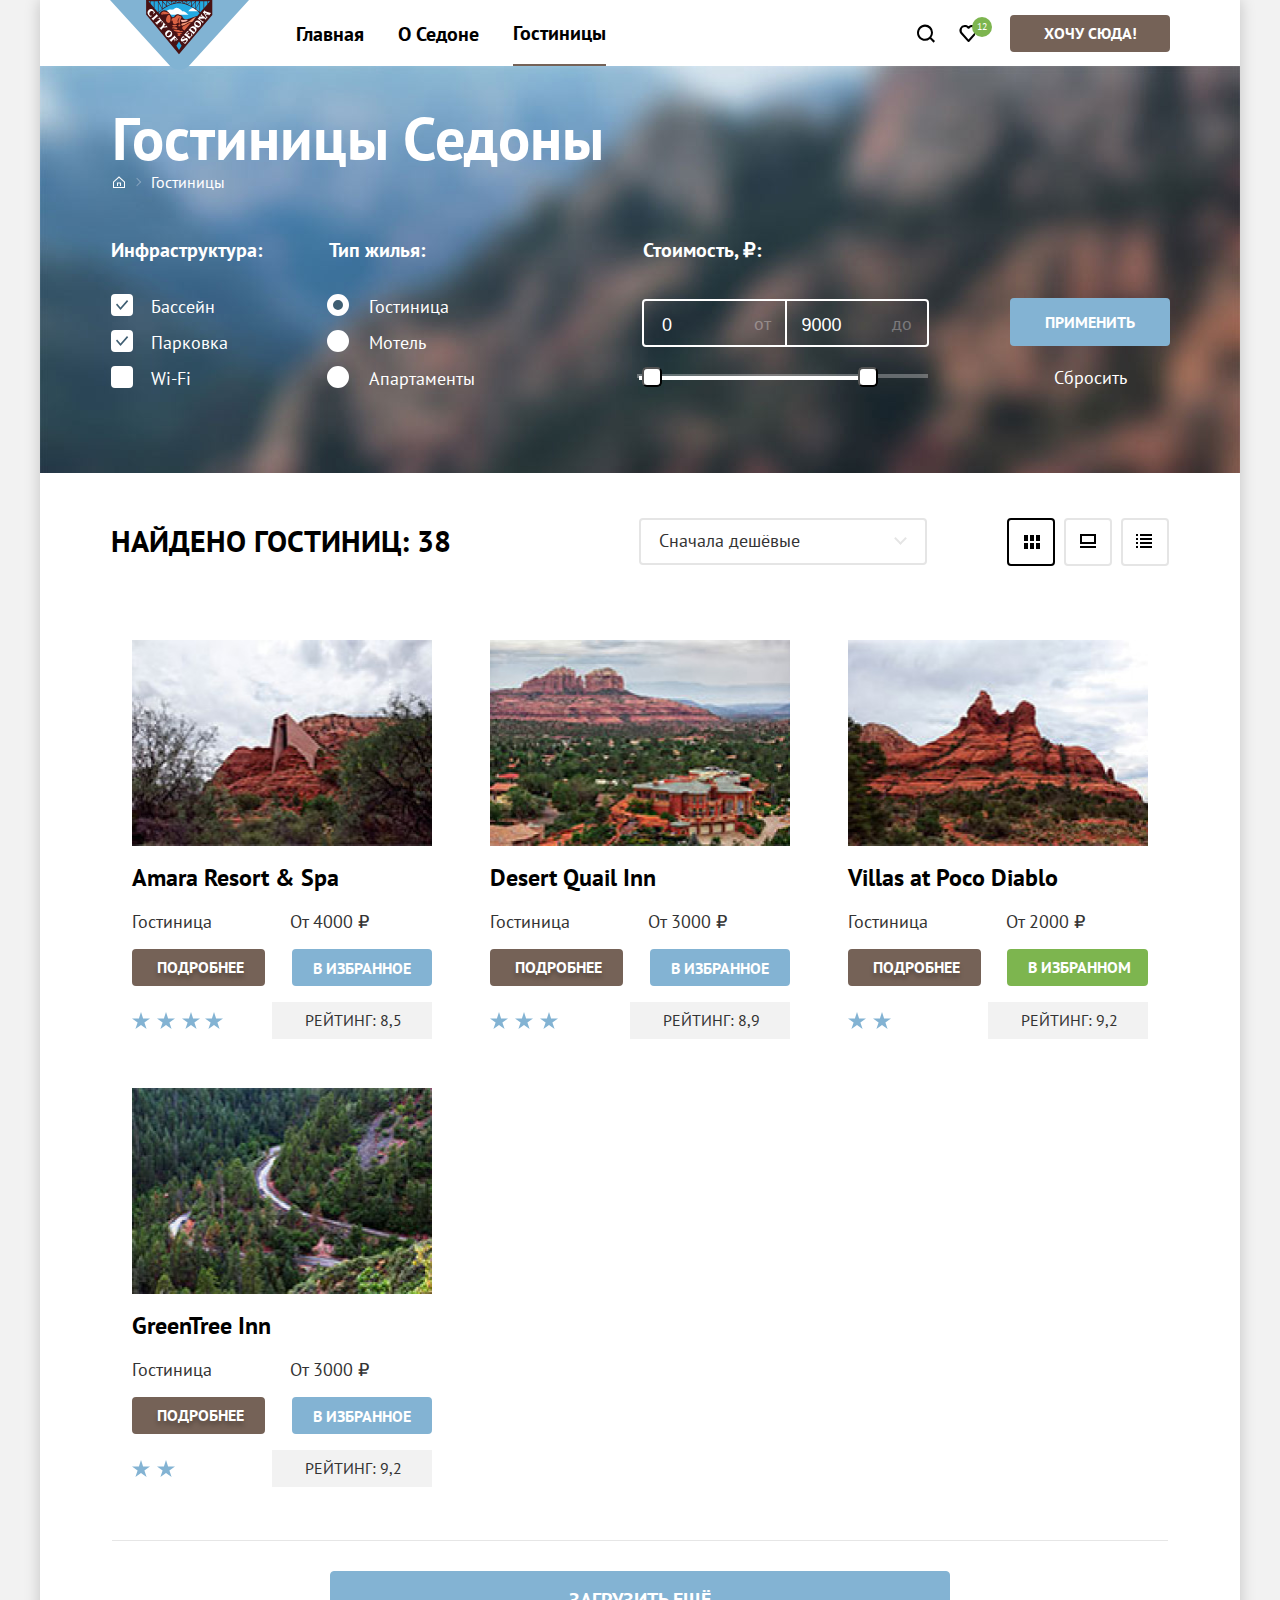
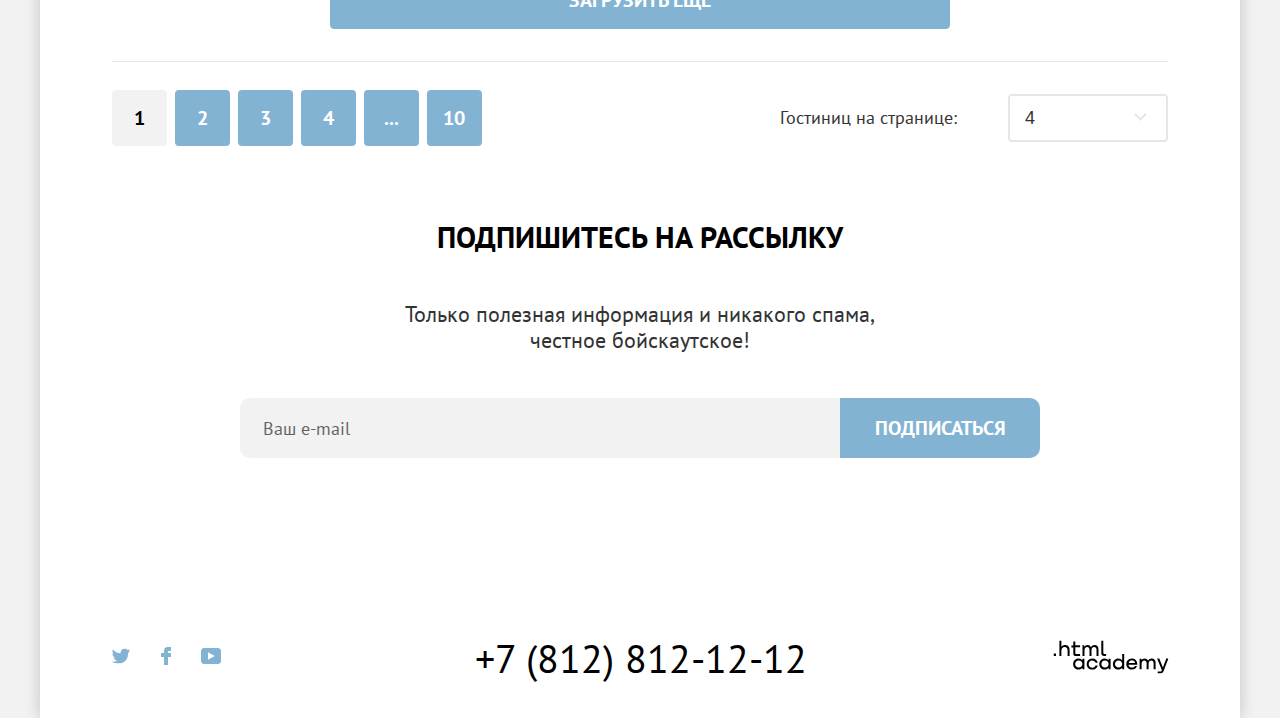
<file: 8/catalog.html>
<!DOCTYPE html>
<html lang="ru">
  <head>
    <meta charset="utf-8">
    <title>Гостиницы Седоны</title>
    <link rel="stylesheet" href="styles/styles.css">
    <link rel="icon" href="images/favicon.ico">
    <base href="https://htmlacademy-htmlcss.github.io/848943-sedona-33/8/">
</head>
  <body>
    <div class="page-container">
      <header>
        <nav class="navigation">
          <a class="logo-link" href="#">
          <img src="images/logo.svg" alt="Логотип компании." width="139" height="70">
          </a>
          <ul class="navigation-list reset-list">
            <li class="navigation-item">
              <a class="navigation-link" href="index.html">Главная</a>
            </li>
            <li class="navigation-item">
              <a class="navigation-link" href="#">О Седоне</a>
            </li>
            <li class="navigation-item">
              <a class="navigation-link  navigation-link-current">Гостиницы</a>
            </li>
          </ul>
          <ul class="navigation-user reset-list">
            <li class="navigation-user-item">
              <a class="navigation-link-search" href="#">
                <span class="visually-hidden">Поиск</span>
                <svg aria-hidden="true" focusable="false" width="20" height="20" xmlns="http://www.w3.org/2000/svg" >
                  <path d="m19 17-3.7-3.6a8 8 0 0 0 1.7-5 8 8 0 0 0-8-8C4.6.5 1 4.3 1 8.7a8 8 0 0 0 13 6.3l3.6 3.7L19 17ZM9 14.7c-3.3 0-6-2.7-6-6a6 6 0 0 1 12 0 6 6 0 0 1-6 6Z"/>
                </svg>
              </a>
            </li>
            <li class="navigation-user-item">
              <a class="navigation-link-favorites" href="#">
                <span class="visually-hidden">Избранное</span>  
                <svg aria-hidden="true" focusable="false" width="20" height="18" xmlns="http://www.w3.org/2000/svg">
                  <path d="M13.4 17a1 1 0 0 1-.8-.4l-7-7.9A5.4 5.4 0 0 1 10 0c1.3 0 2.5.5 3.5 1.3C14.5.5 16 0 17.1 0c3 0 5.5 2.4 5.5 5.4 0 1.3-.5 2.5-1.3 3.4l-7 7.9c-.3.2-.5.3-.9.3Zm-6-9.5 6.1 6.9 6.3-7c.5-.5.7-1.2.7-2 0-1.8-1.5-3.3-3.3-3.3-1 0-2 .5-2.8 1.3-.3.3-.6.4-.9.4-.3 0-.6-.2-.8-.4A3.7 3.7 0 0 0 10 2.1a3.3 3.3 0 0 0-3.3 3.3c0 .9.3 1.6.7 2.1Z"/>
                </svg>
                <span class="navigation-favorites-qty" hidden>12</span>
              </a>
            </li>
            <li class="navigation-user-item">
              <a class="navigation-link-button button brown-button" href="#">Хочу сюда!</a>
            </li>
          </ul>
        </nav>
      </header>
      <main class="main-container">
        <div class="catalog-header-container">
          <header class="catalog-header">
            <h1>Гостиницы Седоны</h1>
            <ul class="breadcrumbs-list reset-list">
              <li class="breadcrumbs-item">
                <a class="breadcrumbs-link" href="index.html">
                <span class="visually-hidden">Главная</span>
                </a>
              </li>
              <li class="breadcrumbs-item">
                <a class="breadcrumbs-link" href="#">Гостиницы</a>
              </li>
            </ul>
          </header>
          <section class="catalog-filter">
            <h2 class="visually-hidden">Найти гостиницу</h2>
            <form class="catalog-filter-form" action="https://echo.htmlacademy.ru/" method="get">
              <fieldset class="catalog-filter-group">
                <legend class="catalog-filter-title">Инфраструктура:</legend>
                <ul class="catalog-filter-list">
                  <li>
                    <label class="catalog-filter-label">
                    <input class="visually-hidden" type="checkbox" name="pool" checked>Бассейн
                    <span class="control-mark-infrastructure"></span>
                    </label>
                  </li>
                  <li>
                    <label class="catalog-filter-label">
                    <input class="visually-hidden" type="checkbox" name="parking" checked>Парковка
                    <span class="control-mark-infrastructure"></span>
                    </label>
                  </li>
                  <li>
                    <label class="catalog-filter-label">
                    <input class="visually-hidden" type="checkbox" name="wi-fi">Wi-Fi
                    <span class="control-mark-infrastructure"></span>
                    </label>
                  </li>
                </ul>
              </fieldset>
              <fieldset class="catalog-filter-group">
                <legend class="catalog-filter-title">Тип жилья:</legend>
                <ul class="catalog-filter-list">
                  <li>
                    <label class="catalog-filter-label ">
                    <input class="visually-hidden" type="checkbox" name="hotel" checked>Гостиница
                    <span class="control-mark-housing"></span>
                    </label>
                  </li>
                  <li>
                    <label class="catalog-filter-label ">
                    <input class="visually-hidden" type="checkbox" name="motel">Мотель
                    <span class="control-mark-housing"></span>
                    </label>
                  </li>
                  <li>
                    <label class="catalog-filter-label ">
                    <input class="visually-hidden" type="checkbox" name="apartments">Апартаменты
                    <span class="control-mark-housing"></span>
                    </label>
                  </li>
                </ul>
              </fieldset>
              <fieldset class="catalog-filter-group">
                <legend class="catalog-filter-title filter-title-price">Стоимость, &#8381;:</legend>
                <div class="range-input-wrapper">             
                  <label class="filter-price-label min-price" for="min-price">От</label>
                  <input class="range-input" type="text" name="price-range" id="min-price" value="0">
                  <label class="filter-price-label max-price" for="max-price">До</label>
                  <input class="range-input" type="text" name="price-range" id="max-price" value="9000">                                 
                </div>
                <div class="range-scale">
                  <div class="range-bar">
                    <button class="range-toggle toggle-min">
                    <span class="visually-hidden">Изменить минимальную цену.</span>
                    </button>
                    <button class="range-toggle toggle-max">
                    <span class="visually-hidden">Изменить максимальную цену.</span>
                    </button>
                  </div>
                </div>
              </fieldset>
              <div class="catalog-filter-buttons-wrapper">
                <button class="catalog-filter-submit button" type="submit">Применить</button>
                <button class="catalog-filter-reset button" type="submit">Сбросить</button>
              </div>
            </form>
          </section>
        </div>
        <section class="catalog-results">
          <div class="catalog-results-layout-wrapper">
            <h2>Найдено гостиниц: 
              <span id="catalog-results-quantity">38</span>
            </h2>
            <div class="select-control-wrapper">
              <select class="select-control" aria-label="Сортировка.">
                <option value="cheap">Сначала дешёвые</option>
                <option value="expensive">Сначала дорогие</option>
                <option value="popular">Сначала популярные</option>
              </select>
            </div>
            <div class="catalog-results-layout">
              <button class="button-layout button-layout-tile button-layout-checked" type="button">
              <span class="visually-hidden">Показать карточки</span>                        
              </button>
              <button class="button-layout button-layout-wide" type="button">
              <span class="visually-hidden">Показать на всю страницу</span>
              </button>
              <button class="button-layout button-layout-list" type="button">
              <span class="visually-hidden">Показать список</span>
              </button>
            </div>
          </div>
          <ul class="product-list reset-list">
            <li class="product-card">
              <a class="product-card-link" href="#">
                <h3 class="product-card-title">Amara Resort & Spa</h3>
                <img class="product-card-image" src="images/catalog/hotel-amara-resort-spa.jpg" alt="Гостиница Amara Resort & Spa." width="299" height="220">                        
              </a>
              <ul class="product-card-description reset-list">
                <li class="product-card-type">Гостиница</li>
                <li class="product-card-price">От 4000 &#8381;</li>
                <li class="product-card-stars stars-4">
                  <span class="visually-hidden">4 звезды</span>
                </li>
                <li class="product-card-rating">
                  <span>Рейтинг: </span>
                  8,5
                </li>
                <li class="product-card-details">
                  <a class="product-details-button button" href="#">Подробнее</a>
                </li>
                <li>
                  <button class="product-to-favorites-button button">В избранное</button>
                  <p class="product-in-favorites-button button" hidden>В избранном</p>
                </li>
              </ul>
            </li>
            <li class="product-card">
              <a class="product-card-link" href="#">
                <h3 class="product-card-title">Desert Quail Inn</h3>
                <img class="product-card-image" src="images/catalog/hotel-desert-quail-inn.jpg" alt="Гостиница Desert Quail Inn." width="299" height="220">
              </a>
              <ul class="product-card-description reset-list">
                <li class="product-card-type">Гостиница</li>
                <li class="product-card-price">От 3000 &#8381;</li>
                <li class="product-card-stars stars-3">
                  <span class="visually-hidden">3 звезды</span>
                </li>
                <li class="product-card-rating">
                  <span>Рейтинг: </span>
                  8,9
                </li>
                <li class="product-card-details">
                  <a class="product-details-button button" href="#">Подробнее</a>
                </li>
                <li>
                  <button class="product-to-favorites-button button">В избранное</button>
                  <p class="product-in-favorites-button button" hidden>В избранном</p>
                </li>
              </ul>
            </li>
            <li class="product-card">
              <a class="product-card-link" href="#">
                <h3 class="product-card-title">Villas at Poco Diablo</h3>
                <img class="product-card-image" src="images/catalog/hotel-villas-at-poco-diablo.jpg" alt="Гостиница Villas at Poco Diablo." width="299" height="220">
              </a>
              <ul class="product-card-description reset-list">
                <li class="product-card-type">Гостиница</li>
                <li class="product-card-price">От 2000 &#8381;</li>
                <li class="product-card-stars stars-2">
                  <span class="visually-hidden">2 звезды</span>
                </li>
                <li class="product-card-rating">
                  <span>Рейтинг: </span>
                  9,2
                </li>
                <li class="product-card-details">
                  <a class="product-details-button button" href="#">Подробнее</a>
                </li>
                <li>
                  <button class="product-to-favorites-button button" hidden>В избранное</button>
                  <p class="product-in-favorites-button button" >В избранном</p>
                </li>
              </ul>
            </li>
            <li class="product-card">
              <a class="product-card-link" href="#">
                <h3 class="product-card-title">GreenTree Inn</h3>
                <img class="product-card-image" src="images/catalog/hotel-green-tree-inn.jpg" alt="Гостиница GreenTree Inn." width="299" height="220">
              </a>
              <ul class="product-card-description reset-list">
                <li class="product-card-type">Гостиница</li>
                <li class="product-card-price">От 3000 &#8381;</li>
                <li class="product-card-stars stars-2">
                  <span class="visually-hidden">2 звезды</span>
                </li>
                <li class="product-card-rating">
                  <span>Рейтинг: </span>
                  9,2
                </li>
                <li class="product-card-details"><a class="product-details-button button" href="#">Подробнее</a></li>
                <li>
                  <button class="product-to-favorites-button button">В избранное</button>
                  <p class="product-in-favorites-button button" hidden>В избранном</p>
                </li>
              </ul>
            </li>
          </ul>
          <div class="catalog-pagination-container">
            <ol class="pagination reset-list">
              <li class="pagination-item">
                <a class="pagination-link pagination-current button">1</a>
              </li>
              <li class="pagination-item">
                <a class="pagination-link button" href="#">2</a>
              </li>
              <li class="pagination-item">
                <a class="pagination-link button" href="#">3</a>
              </li>
              <li class="pagination-item">
                <a class="pagination-link button" href="#">4</a>
              </li>
              <li class="pagination-item">
                <a class="pagination-link button" href="#">...</a>
              </li>
              <li class="pagination-item">
                <a class="pagination-link button" href="#">10</a>
              </li>
            </ol>
            <div class="cards-quantity-wrapper">
              <label class="cards-quantity-title" for="cards-quantity">Гостиниц на странице:</label>
              <select class="cards-quantity-control" id="cards-quantity" name="cards-quantity">
                <option value="4">4</option>
                <option value="12">12</option>
                <option value="12">24</option>
              </select>
            </div>
            <div class="show-more-wrapper">
              <button class="show-more-button button" type="button">Загрузить ещё</button>
            </div>
          </div>
        </section>
        <section class="subscribe subscribe-catalog">
          <h2>Подпишитесь на рассылку</h2>
          <p>Только полезная информация и никакого спама, честное бойскаутское!</p>
          <form class="subscribe-form" action="https://echo.htmlacademy.ru" method="post">          
            <input type="email" name="subscribe-email" id="subscribe-email-index" placeholder="Ваш e-mail">
            <button class="button subscribe-form-button" type="submit">Подписаться</button>
          </form>
        </section>
      </main>
      <footer class="page-footer">
        <section class="footer-social">
          <h2 class="visually-hidden">Мы в соцсетях</h2>
          <ul class="footer-social-list reset-list">
            <li class="footer-social-item">
              <a class="footer-social-button" href="https://twitter.com/htmlacademy_ru">
                <span class="visually-hidden">Twitter</span>
                <svg aria-hidden="true" focusable="false" width="18" height="15" xmlns="http://www.w3.org/2000/svg">
                  <path d="M11.6.2c1.8-.5 3.2.3 3.8 1.2l2.1-.7c0 .9-.6 1.5-.9 1.8.7.1 1.4-.6 1.4-.6a3 3 0 0 1-1.7 2C16.1 10.7 13 15.1 5.7 15h-.5c-.4 0-4.4-.5-5.2-1.9 2.4.2 4.1-.4 5-1.2-1-.3-2.9-.4-3.2-2.9.4.1.6.2 1.3.1C1.8 8.3.4 7.5.5 5.3c.3.3 1.1.5 1.4.5C1.1 5.6-.2 2.5.9.9a11 11 0 0 0 7.6 3.8C8.7 2.3 9.7.8 11.6.2Z"/>
                </svg>
              </a>
            </li>
            <li class="footer-social-item">
              <a class="footer-social-button" href="https://www.facebook.com/htmlacademy">
                <span class="visually-hidden">Facebook</span>
                <svg aria-hidden="true" focusable="false" width="10" height="18" xmlns="http://www.w3.org/2000/svg">
                  <path d="M7 0a4 4 0 0 0-4 4v2H0v4h3v8h4v-8h3V6H7V4h3V0H7Z"/>
                </svg>
              </a>
            </li>
            <li class="footer-social-item">
              <a class="footer-social-button" href="https://www.youtube.com/c/HTMLAcademyRUS">
                <span class="visually-hidden">Youtube</span>
                <svg aria-hidden="true" focusable="false" width="20" height="16" xmlns="http://www.w3.org/2000/svg">
                  <path d="M17 0H2.9C1.2 0 0 1.5 0 3.2v9.5C0 14.5 1.2 16 2.9 16h14.3c1.5 0 2.9-1.5 2.9-3.2V3.2C19.9 1.5 18.7 0 17 0ZM7 11.8V4.2L13.7 8 7 11.8Z" />
                </svg>
              </a>
            </li>
          </ul>
        </section>
        <section class="footer-contacts">
          <h2 class="visually-hidden">Контактный телефон</h2>
          <a class="footer-contacts-phone" href="tel:+78128121212">+7 (812) 812-12-12</a>
        </section>
        <section class="footer-copyright">
          <h2 class="visually-hidden">Copyright</h2>
          <p>
            <span class="visually-hidden">Разработчик сайта - </span>
            <a class="htmlacademy-link" href="https://htmlacademy.ru/">
              <span class="visually-hidden">HTML Academy</span>
              <svg aria-hidden="true" focusable="false" width="115" height="33" xmlns="http://www.w3.org/2000/svg">
                <path d="M0 12.9v2.6h2.5v-2.6H0Zm11.6-8.4c-1.6 0-2.8.7-3.6 1.7h-.1V0h-2v15.5h2v-5.3c0-2.1 1.3-3.6 3.3-3.6 1.8 0 2.9 1.4 2.9 3.2v5.7h2V9.4c.1-3-1.8-4.9-4.5-4.9Zm15 .3h-4.8V1.1h-2v3.8h-1.9v2h1.9v6c0 1.7 1 2.7 2.7 2.7h4.1v-2h-3.7c-.7 0-1.1-.4-1.1-1.1V6.8h4.8v-2Zm14.5-.2c-1.6 0-2.9.8-3.5 2.1h-.1a3.7 3.7 0 0 0-3.4-2.1c-1.4 0-2.5.8-3.1 1.8h-.1V4.8H29v10.6h2V10c0-2 1-3.5 2.6-3.5 1.5 0 2.4 1 2.4 2.6v6.3h2V9.8c0-2.4 1.4-3.3 2.6-3.3 1.5 0 2.4 1 2.4 2.6v6.3h2V8.9c.1-2.5-1.4-4.3-3.9-4.3Zm6.7 8.1c0 1.7 1 2.7 2.8 2.7h2v-2h-1.7c-.7 0-1.1-.4-1.1-1.1V0h-2v12.7Zm-18.9 7a4.9 4.9 0 0 0-3.9-1.8c-3.1 0-5.4 2.3-5.4 5.6s2.3 5.6 5.4 5.6c1.8 0 3-.8 3.8-1.9h.1v1.6h2V18.2h-2v1.5Zm-3.6 7.4a3.5 3.5 0 0 1-3.6-3.6c0-2 1.4-3.6 3.6-3.6s3.6 1.6 3.6 3.6c0 1.9-1.4 3.6-3.6 3.6ZM44.2 22c-.5-2.4-2.6-4.1-5.4-4.1a5.4 5.4 0 0 0-5.6 5.6c0 3.1 2.2 5.6 5.6 5.6 2.8 0 4.9-1.8 5.4-4.2h-2.1a3.4 3.4 0 0 1-3.3 2.3 3.5 3.5 0 0 1-3.6-3.6c0-2 1.4-3.6 3.6-3.6 1.6 0 2.8 1 3.3 2.2h2.1V22Zm10.9-2.3a4.9 4.9 0 0 0-3.9-1.8c-3.1 0-5.4 2.3-5.4 5.6s2.3 5.6 5.4 5.6c1.8 0 3-.8 3.8-1.9h.1v1.6h2V18.2h-2v1.5Zm-3.6 7.4a3.5 3.5 0 0 1-3.6-3.6c0-2 1.4-3.6 3.6-3.6s3.6 1.6 3.6 3.6c0 1.9-1.5 3.6-3.6 3.6Zm17.2-7.3a5 5 0 0 0-3.9-1.9c-3.1 0-5.4 2.3-5.4 5.6s2.2 5.6 5.4 5.6c1.7 0 3-.8 3.8-1.8h.1v1.5h2V13.4h-2v6.4Zm-3.6 7.3a3.5 3.5 0 0 1-3.6-3.6c0-2 1.4-3.6 3.6-3.6s3.6 1.6 3.6 3.6c-.1 2-1.5 3.6-3.6 3.6Zm13.2-9.2a5.4 5.4 0 0 0-5.5 5.6c0 3 2.1 5.6 5.5 5.6 2.5 0 4.5-1.3 5.2-3.6h-2.1c-.5 1-1.6 1.6-3 1.6-1.9 0-3.3-1.3-3.4-2.9h8.8c.2-3.6-2-6.3-5.5-6.3Zm0 1.9c1.7 0 3 1 3.3 2.6h-6.5a3.2 3.2 0 0 1 3.2-2.6Zm19.9-1.9a4 4 0 0 0-3.6 2h-.1c-.6-1.2-1.8-2-3.4-2-1.4 0-2.5.7-3.1 1.8v-1.5h-1.9v10.6h2v-5.4c0-2 1-3.4 2.6-3.5 1.5 0 2.4 1 2.4 2.6v6.3h2v-5.6c0-2.4 1.4-3.3 2.6-3.3 1.5 0 2.4 1 2.4 2.6v6.3h2v-6.5c.1-2.6-1.4-4.4-3.9-4.4Zm11.2 9.1-3.6-8.9h-2.2l4.8 11.6c-.3.9-.7 1.2-1.7 1.2h-2.5v2h2.5c1.8 0 2.8-.8 3.5-2.6l4.7-12.2h-2.1l-3.4 8.9Z"/>
              </svg>
            </a>
          </p>
        </section>
      </footer>
    </div>
  </body>
</html>
</file>
<file: styles/styles.css>
@font-face {
  font-family: "PT Sans";
  font-style: normal;
  font-weight: 400;
  src: url("../fonts/ptsans-400.woff2") format("woff2");
  font-display: swap;
}

@font-face {
  font-family: "PT Sans";
  font-style: normal;
  font-weight: 700;
  src: url("../fonts/ptsans-700.woff2") format("woff2");
  font-display: swap;
}

html {
  height: 100%;
}

body {
  margin: 0;
  height: 100%;
  font-family: "PT Sans", "Arial", sans-serif;
  font-size: 18px;
  line-height: 21px;
  color: #000000;
  background-color: #f2f2f2;  
}

.page-container {
  display: flex;
  flex-direction: column;
  width: 1200px;
  min-height: 100%;
  margin: 0 auto;
  background-color: #FFFFFF;
  box-shadow: 0px 0px 15px rgba(0, 0, 0, 0.2);
}

.visually-hidden {
  position: absolute;
  width: 1px;
  height: 1px;
  margin: -1px;
  border: 0;
  padding: 0;
  white-space: nowrap;
  clip-path: inset(100%);
  clip: rect(0 0 0 0);
  overflow: hidden;
}

.reset-list {
  margin: 0;
  padding-left: 0;
  list-style-type: none;
}

/*Buttons*/

.button {
  font-style: normal;
  font-weight: bold;
  text-align: center;
  text-transform: uppercase;

  font-family: "PT Sans", "Arial", sans-serif;
  color: #FFFFFF;
  border: none;
  cursor: pointer;
}

/*Buttons: navigation*/

.navigation-link-search {
  display: block;  
  padding: 20px 10px;
}

.navigation-link-favorites {
  position: relative;
  display: block;
  padding: 21px 7px;
}

.navigation-favorites-qty {
  position: absolute;
  top: 13px;
  right: -2px;

  display: block;  
  width: 20px;
  height: 20px;

  font-style: normal;
  font-size: 10px;
  line-height: 19px;
  text-align: center;  
  letter-spacing: -0.2px;
  color:#FFFFFF;

  background-color: #7DB54F;
  border-radius: 50%;
}

.navigation-link-search:hover svg,
.navigation-link-favorites:hover svg {
  fill: #756257;   
}

.navigation-link-search:active svg,
.navigation-link-favorites:active svg,
.navigation-link:active {
  fill: #756257;
  color:  #756257; 
  opacity: 0.3; 
}

.navigation-link-button {
  display: block;
  margin-right: 0;
  margin-top: 12px;
  margin-bottom: 12px;
   
  padding: 5px 7px 6px;

  font-style: normal;
  font-weight: bold;
  font-size: 16px;
  line-height: 20px;
  text-decoration: none;
  word-wrap: break-word;

  border-radius: 4px;
}

.brown-button {
  background-color: #756257;
  color: #FFFFFF;
  border: 3px solid #756257;  
  }

.brown-button:hover {
  background-color: #615048;
  border-color: #615048;
}

.brown-button:focus {
  background-color: #615048;
  border-color: #83B3D3;
}

.brown-button:active {
  opacity: 0.3;
}

/*buttons-footer*/

.footer-social-button {
  position: relative;
  display: inline-block;
  width: 100%;
  height: 100%;  
}

.footer-social-button svg {
  position: absolute;
  top: 50%; right: 50%;
  transform: translate(50%,-50%);
}

.footer-social-item svg {
  fill: #83B3D3;
}

.footer-social-item:hover svg {
  fill: #68A2CA;
}

.footer-social-item:focus {
  border-color: #83B3D3;  
}

.footer-social-item:focus svg{  
  fill: #68A2CA;
}

.footer-social-item:active svg {
  fill: #68A2CA;
  opacity: 0.3;
}

/*button-subscribe*/

.subscribe-form-button {
  min-width: 200px;
  height: 60px;
  padding-left: 10px;
  padding-right: 10px;  
  vertical-align: bottom;
  
  font-size: 20px;

  background-color: #83B3D3;  
  border: 3px solid #83B3D3;
  border-radius: 0px 10px 10px 0px;
}

.subscribe-form-button:hover {
  background-color: #68A2CA;  
  border-color: #68A2CA; 
}

.subscribe-form-button:focus,
.subscribe-form-button:focus-visible {
  background-color: #68A2CA;
  border-color: #756257;
  outline: none;
}

.subscribe-form-button:active {
  background-color: #68A2CA;
  border-color: #68A2CA;
  color: rgba(255, 255, 255, 0.3);
}

/*buttons: catalog-filter*/

.catalog-filter-submit {
  min-width: 160px;
  height: 48px;
  margin-bottom: 15px;
  padding: 5px 5px;

  font-family: "PT Sans", "Arial", sans-serif;
  font-style: normal;
  font-weight: bold;
  font-size: 16px;
  
  line-height: 21px;
  text-align: center;
  text-transform: uppercase;
  color: inherit;
  background-color: #83B3D3;
  border: 3px solid #83B3D3;
  border-radius: 4px;
}

.catalog-filter-submit:hover {
  background-color: #68A2CA;
  border-color: #68A2CA;
}

.catalog-filter-submit:focus {
  background-color: #68A2CA;
  border-color: #FFFFFF;
}

.catalog-filter-submit:active {
  background-color: #68A2CA;
  border-color: #68A2CA;
  color: rgba(255, 255, 255, 0.3);
}

.catalog-filter-reset {
  display: inline-block;
  min-width: 100px; 
  margin: 0 auto; 
  margin-bottom: 26px;
  padding: 2px 5px;
  
  font-family: "PT Sans", "Arial", sans-serif;
  font-style: normal;
  font-weight: normal;
  font-size: 18px; 
  line-height: 23px;
  text-align: center;
  text-transform: none;
  color: inherit;

  background-color: transparent;
  border: 3px solid transparent;
  border-radius: 4px;  
}

.catalog-filter-reset:hover {
  opacity: 0.6;
}

.catalog-filter-reset:focus {
  border-color: #83B3D3;
}

.catalog-filter-reset:active {
  opacity: 0.3;
}

/*buttons: catalog layout*/

.button-layout {
  width: 48px;
  height: 48px;
  margin-right: 4px;
  padding: 0;

  border: 2px solid #E5E5E5;
  box-sizing: border-box;
  border-radius: 4px;
  background-color: #ffffff;
  background-repeat: no-repeat;  
  cursor: pointer;
}

.button-layout:last-child {
  margin-right: 0;
}

.button-layout-tile {
  background-image: url("../images/catalog/button-layout-tile.svg");
  background-position: 15px 15px;
}

.button-layout-wide {
  background-image: url("../images/catalog/button-layout-wide.svg");
  background-position: 14px 14px;
}

.button-layout-list {
  background-image: url("../images/catalog/button-layout-list.svg");
  background-position: 13px 14px;
}

.button-layout-checked,
.button-layout:active {
  border-color: #000000;
}

.button-layout:hover,
.button-layout:focus {
  border-color: #83B3D3;
}

/*buttons: product card*/

.product-details-button { 
  display: block;
  margin: 0 auto;   
  padding: 6px 6px 7px 9px;  
  
  font-size: 16px;
  line-height: 18px;
  text-decoration: none;
  text-shadow: 0px 4px 4px rgba(0, 0, 0, 0.25);
  word-wrap: break-word;
  text-align: center; 
  
  background-color: #756257;
  border: 3px solid #756257;
  border-radius: 4px;
}

.product-details-button:hover {
  background-color: #615048;
  border-color: #615048;
}

.product-details-button:focus {
  background-color: #615048;
  border-color: #83B3D3;
}

.product-details-button:active {
  color: rgba(255, 255, 255, 0.3);
}

.product-to-favorites-button {
  min-width: 140px;  
  margin: 0 auto;
  margin-bottom: 16px;
  padding: 6px 6px 5px 6px; 
  
  font-family: "PT Sans", "Arial", sans-serif;
  font-size: 16px;
  line-height: 20px;
  word-wrap: break-word;
  text-align: center;  
  background-color: #83B3D3;
  border: 3px solid #83B3D3;
  border-radius: 4px;
}

.product-to-favorites-button:hover {
  padding: 8px 8px 7px 8px; 
  background-color: #68A2CA;
  border: 1px solid #756257;
}

.product-to-favorites-button:focus{  
  background-color: #68A2CA;
  border: 3px solid #756257 ;  
}

.product-to-favorites-button:active { 
  padding: 8px 8px 7px 8px;  
  background-color: #68A2CA;
  border: 1px solid #756257 ;  
}

.product-in-favorites-button {
  min-width: 120px;  
  margin: 0;
  margin-bottom: 16px;
  padding: 6px 6px 7px 9px; 

  font-size: 16px;
  line-height: 18px;
  background-color: #7DB54F;
  border: 3px solid #7DB54F;
  border-radius: 4px;
}

.product-in-favorites-button:hover {
  background-color: #6C9E42;
  border-color: #6C9E42;
}

.product-in-favorites-button:focus {
  background-color: #6C9E42;
  border-color: #756257;
}

.product-to-favorites-button:active,
.product-in-favorites-button:active {  
  color: rgba(255, 255, 255, 0.3);
}

/*button: show more*/

.show-more-button {
  display: block;
  min-width: 620px;
  height: 58px;
  margin: 30px auto;
  padding: 0 10px;
  
  font-family: "PT Sans", "Arial", sans-serif;
  font-size: 20px;
  line-height: 25px;  
    
  background-color: #83B3D3;
  border: 1px solid #83B3D3;
  border-radius: 4px;
}

/*button: pagination*/

.pagination-item {
  min-width: 55px;  
  margin-right: 8px;
  margin-bottom: 8px;  
}

.pagination-link {
  display: block;
  padding: 12px 12px;

  font-size: 20px;
  line-height: 26px;
  text-align: center;
  text-transform: uppercase;
  text-decoration: none;
  letter-spacing: 0.2px;
  color: #FFFFFF;
  background-color: #83B3D3;

  border: 3px solid #83B3D3;
  border-radius: 4px;
}

.pagination-current {
  background-color: #F2F2F2;
  border-color: #F2F2F2;
  color: #000000;
}

.pagination-link:hover,
.pagination-current:hover {
  background-color: #68A2CA;
  border-color: #68A2CA;
  color: #FFFFFF;
}

.pagination-link:focus,
.pagination-current:focus {
  background-color: #68A2CA;
  border-color: #756257;
  color: #FFFFFF;
}

.pagination-link:active,
.pagination-current:active {
  background-color: #68A2CA;
  border-color: #68A2CA;
  color: rgba(255, 255, 255, 0.3);
}

/* Navigation */

.navigation {
  display: flex;
  width: 1060px;
  margin: 0 auto;
}

.logo-link { 
  width: 140px;
  margin-right: 46px;  
  line-height: 0;
}

.logo-link img {
  position: absolute;
}

.navigation-link {
  display: block;
  padding: 20px 0px 18px;

  font-style: normal;
  font-weight: bold;
  font-size: 20px;
  line-height: 26px;
  text-decoration: none;
  color: inherit;
}

.navigation-list {
  display: flex;
  margin-right: 100px;
  margin-bottom: 5px;
  align-items: center;
  flex-wrap: wrap;
  line-height: 30px;
}

.navigation-user {  
  display: flex;
  justify-content: flex-end;
  align-items: center;
  margin-left: auto;  
}

.navigation-item {
  margin-right: 34px;  
}

.navigation-user li {   
  width: 42px;  
}

.navigation-user li:last-child {
  min-width: 160px;
  margin-right: 0;
  margin-left: 20px; 
  margin-bottom: 5px;   
}

.navigation-link-current {
  position: relative;  
  border-bottom: 2px solid #756257;
}

.navigation-link:hover {
  color: #756257;
}

/* Welcome box */

.index-background {
  width: 1200px;
  height: 434px;
  padding-top: 51px;
  margin-bottom: 63px;

  background-color: #83B3D3;
  background-image: url("../images/index-background.jpg");
  background-size: 100% auto;
  background-repeat: no-repeat;
  background-color: rgb(192, 226, 215);
}

.index-background-welcome {
  width: 458px;
  height: 352px;
  margin: 0 auto;
  margin-bottom: 25px;

  background-image: url("../images/welcome.png");
  background-size: 100% auto;
  background-repeat: no-repeat;
}

.index-background-bottomline {
  width: 1200px;
  height: 57px;

  background-image: url("../images/index-header-bottomline.svg");
  background-size: 100% auto;
  background-repeat: no-repeat;
}

/*Header*/

.main-container {
  flex-grow: 1;  
  margin-top: -5px;  
  background-color: #FFFFFF;
}

.main-index h1 {  
  display: block;
  width: 720px;
  margin: 0 auto 31px;
  
  font-style: normal;
  font-weight: bold;
  font-size: 30px;
  line-height: 36px;  
  text-align: center;
  text-transform: uppercase;  
}

/*Advantages*/

.advantages-list {
  display: grid;
  grid-template-columns: 1fr 1fr 1fr;
  grid-template-rows: 1fr 1fr 1fr 1fr;  
}

.advantages-item {
  display: flex;
  width: 400px;
  margin: 0;
  padding: 0;
}

.advantages-item:nth-child(2) {
  flex-direction: row-reverse;
}

.advantages-wrapper {
  display: flex;
  flex-direction: column;
  width: 250px;
  margin: 0 auto;
  padding-top: 98px;
  padding-bottom: 60px;
}

.advantages-item img {
  height: 100%;
}

.advantages h2 {
  order: -1;
  width: 720px;
  margin: 0 auto;
  margin-bottom: 80px;  
  
  font-style: normal;
  font-weight: normal;
  font-size: 22px;
  line-height: 36px;  
  text-align: center;
  color: #333333;
}

.advantages-title {
  order: -1;
  display: block;
  width: 172px;
  margin: 0 auto;
  margin-bottom: 29px;

  font-style: normal;
  font-weight: bold;
  font-size: 24px;
  line-height: 28px;
  text-align: center;
  text-transform: uppercase;
}

.advantages-item:nth-child(1) {
  grid-column: 1/-1;
  width: 1200px;
  background-color: #83B3D3;
  color: #FFFFFF;
}

.advantages-item:nth-child(2) {
  grid-column: 1/-1;
  grid-row: 3/4;
  width: 1200px;
  background-color: #83B3D3;
  color: #FFFFFF;
}

.advantages-item:nth-child(3) {
  grid-column: 1/2;
  
  background-color: rgba(131, 179, 211, 0.12);
  color: inherit;
}

.advantages-item:nth-child(4) {
  grid-column: 2/3;
  background-color: rgba(131, 179, 211, 0.2);
  color: inherit;
}

.advantages-item:nth-child(5) {
  grid-column: 3/4;
  background-color: rgba(131, 179, 211, 0.12);
  color: inherit;
}

.advantages-item:nth-child(6) {
  grid-column: 1/2;
  grid-row: 2/3;
  background-color: rgba(131, 179, 211, 0.2);
  color: inherit;
}

.advantages-item:nth-child(7) {
  grid-column: 2/3;
  grid-row: 2/3;
  background-color: rgba(131, 179, 211, 0.12);
  color: inherit;
}

.advantages-item:nth-child(8) {
  grid-column: 3/4;
  grid-row: 2/3;
  background-color: rgba(131, 179, 211, 0.2);
  color: inherit;
}

.tips-wrapper {
  min-height: 185px;
  padding-top: 84px;
  padding-bottom: 90px;
}

.tips-icon {  
  order: -1;
  width: 75px;
  height: 76px;
  margin: 0 auto;
  margin-bottom: 24px;

  background-repeat: no-repeat; 
}

.home {
  background-image: url("../images/tips.svg");   
  background-position: -23px -25px;
}

.food {
  background-image: url("../images/tips.svg"); 
  background-position: -115px -24px; 
}

.souvenir {
  background-image: url("../images/tips.svg");  
  background-position: -206px -25px; 
}

.tips-wrapper .advantages-title {
  width: 250px;
  margin-bottom: 19px;
}

.advantages-number {
  display: block;
  width: 220px;
  margin: 0 auto;
  margin-bottom: 29px;
  text-align: center;
}

.advantages-description {
  display: block;
  margin: 0 auto;
  width: 250px;
  
  font-family: "PT Sans", "Arial", sans-serif;
  font-style: normal;
  font-weight: normal;
  font-size: 18px;
  line-height: 21px;
  text-align: center;
  color: #333333;
}

.advantages-wrapper-big p {
  width: 220px;
  color: inherit;
}

.advantages-wrapper-big p {
  width: 220px;
  color: inherit;
}

.advantages-wrapper-small {
  padding-bottom: 100px;  
}

/*Hotel-search*/

.hotel-search {
  display: flex;
  flex-direction: column;
  width: 1200px;
  padding-top: 89px;
  padding-bottom: 70px;
  margin-bottom: 22px;
}

.hotel-search-header {
  display: block;
  width: 720px;
  margin: 0 auto;
  margin-bottom: 30px;  

  font-style: normal;
  font-weight: bold;
  font-size: 30px;
  line-height: 36px;
  text-align: center;
  text-transform: uppercase;
  color: inherit;
}

.hotel-search-description {
  display: block;
  width: 720px;
  padding-right: 14px;
  margin: 0 auto;
  margin-bottom: 56px;

  font-style: normal;
  font-weight: normal;
  font-size: 22px;
  line-height: 26px;
  text-align: center;
  color: #333333;
}

.hotel-search-link {
  display: block;
  min-width: 495px;
  padding: 10px 37px 8px;
  margin: 0 auto;
  
  font-style: normal;
  font-weight: bold;
  font-size: 20px;
  line-height: 36px;
  text-align: center;
  text-transform: uppercase;
  text-decoration: none;
  color: #FFFFFF;
  background-color: #756257;
  border-radius: 10px;   
}

.hotel-search-button {
  display: block;        
}

/*Subscribe*/

.subscribe {
  display: flex;
  flex-direction: column;
  width: 1200px;
  padding-top: 94px;
  padding-bottom: 93px;
}

.subscribe-index {
  color: #FFFFFF;
  background-color: #83B3D3;
  background-image: url("../images/index-subscribe-background.jpg");
  background-size: cover;
  background-repeat: no-repeat;
}

.subscribe-catalog {
  color: #000000;
  padding-top: 66px;
  padding-bottom: 140px;
}

.subscribe h2 {
  margin: 0;
  margin-bottom: 29px;

  font-style: normal;
  font-weight: bold;
  font-size: 30px;
  line-height: 36px;
  text-align: center;
  text-transform: uppercase;
}

.subscribe-catalog h2 {
  margin-bottom: 46px;
}

.subscribe p {
  width: 540px;
  margin: 0 auto;
  margin-bottom: 47px;

  font-style: normal;
  font-weight: normal;
  font-size: 22px;
  line-height: 26px;
  text-align: center;
}

.subscribe-catalog p {
  color: #333333;
  margin-bottom: 45px;
}

.subscribe-form {
  margin: 0 auto;
}

.subscribe-form input {
  width: 567px;
  height: 50px;
  padding: 2px 10px 2px 20px;
  margin-right: -5px;  
  
  font-family: "PT Sans", "Arial", sans-serif;
  font-size: 18px;
  line-height: 26px;  
  vertical-align: middle;

  border: 3px solid #F2F2F2;
  border-radius: 10px 0px 0px 10px;
  border-right: 0;
  
  background-color: #F2F2F2;
  color: rgba(0, 0, 0, 0.6);  
}

.subscribe-form input::placeholder,
.subscribe-form input::placeholder {
  font-style: normal;
  font-weight: normal;
  font-size: 18px;
  line-height: 26px;
  color: #000000;
  opacity: 0.6;
}

.subscribe-form input:hover {
  background-color: #E5E5E5;
  border-color: #E5E5E5;
}

.subscribe-form input:focus,
.subscribe-form input:focus-visible {
  background-color: #E5E5E5;
  border-color:#83B3D3;
  outline: none;
}

.subscribe-form input:invalid {
  background-color: #FFFFFF;
  border-color: #FF5757;
  border-width: 2px;
  width: 572px;
  height: 52px;  
}

/*Footer*/

.page-footer {
  display: grid;
  grid-template-columns: 1fr 1fr 1fr;
  padding-top: 20px;
  padding-bottom: 28px;
}

.footer-social {
  display: flex;
  margin-left: 60px;
  margin-top: 17px;
}

.footer-contacts {
  margin-left: 17px;
  margin-top: 20px;  
}

.footer-copyright {
  margin-left: auto;
  margin-right: 52px;  
}

.footer-copyright p {
  width: 160px;
  height: 72px;
  margin: 0;
}

.footer-contacts-phone {
  padding: 15px;

  font-style: normal;
  font-weight: normal;
  font-size: 40px;
  line-height: 40px;
  text-align: center;
  text-transform: uppercase;
  text-decoration: none;
  color: #000000;

  border: 3px solid transparent;
  border-radius: 10px;
}

.footer-contacts-phone:hover {
  color: #756257;
}

.footer-contacts-phone:focus {
  color: #756257;
  border-color: #83B3D3;  
}

.footer-contacts-phone:active {
  color: #756257;
  opacity: 0.3;
}

.footer-social-list {
  display: flex;
  justify-content: space-between;  
}

.footer-social-item {
  width: 35px;
  height: 35px;
  margin-right: 4px; 

  border: 3px solid transparent;
  border-radius: 10px;  
}

.htmlacademy-link {
  position: relative;
  display: inline-block;
  width: 100%;
  height: 100%;  

  border: 3px solid transparent;
  border-radius: 10px;
}

.htmlacademy-link svg {
  position: absolute;
  top: 50%; right: 50%;
  transform: translate(50%,-50%);

  fill: #000000;  
}

.htmlacademy-link:hover svg {
  fill:#756257;
}

.htmlacademy-link:focus svg {
  fill:#756257;
}

.htmlacademy-link:focus {
  border: 3px solid #83B3D3; 
}

.htmlacademy-link:active svg {
  fill:#756257;
  opacity: 0.3;
}

/*Catalog header*/

.catalog-header-container {
  padding: 33px 65px 35px;
  margin-bottom: 45px;

  color: #FFFFFF;
  background-color: #83B3D3;
  background-image: url("../images/catalog/catalog-background.jpg");
  background-size: cover;
  background-repeat: no-repeat;
}

.catalog-header {
  margin-bottom: 38px;
  padding-left: 6px;
}

.catalog-header h1 {
  margin: 0;
  font-style: normal;
  font-weight: bold;
  font-size: 60px;
  line-height: 78px;
  color: inherit;
}

.breadcrumbs-list {
  display: flex;
  margin-top: -7px;
  margin-left: -6px;
}

.breadcrumbs-item {
  position: relative;

  min-width: 28px;
  height: 27px;  
  margin-right: 6px; 
}

.breadcrumbs-item:first-child {    
  margin-bottom: 2px;   
}

.breadcrumbs-link {
  display: block;
  width: 100%;
  height: 100%;
  padding: 0 8px;

  font-style: normal;
  font-weight: normal;
  font-size: 16px;
  line-height: 18px;
  text-decoration: none;
  color: inherit;  

  border: 3px solid transparent;
  box-sizing: border-box;
  border-radius: 4px;
}

.breadcrumbs-item:first-child .breadcrumbs-link {
  background-image: url("../images/breadcrumbs-link-home.svg");
  background-repeat: no-repeat; 
  background-position: 4px 3px;
}
  

.breadcrumbs-link:hover {
  opacity: 0.6;  
}

.breadcrumbs-link:focus {
  border-color: #83B3D3;
}

.breadcrumbs-link:active {
  opacity: 0.3;
}

.breadcrumbs-item +.breadcrumbs-item::before {
  position: absolute;
  left: -6px;
  top: 9px;

  display: block;
  content: "";
  width: 5px;
  height: 5px;

  border-top: 1px solid #FFFFFF;
  border-right: 1px solid #FFFFFF;
  transform: rotate(45deg);

  opacity: 0.3;
}

/*Catalog-filters*/


.catalog-filter-buttons-wrapper {
  display: flex;
  flex-direction: column;
  align-self: flex-end;
  margin-bottom: 18px;
}

.catalog-filter {
  color: #FFFFFF;
}

.catalog-filter-form {
  display: flex;
  flex-wrap: wrap;
  width: 1075px;
}

.catalog-filter-group {
  padding: 0;
  margin: 0;  
  margin-bottom: 20px;
  border: none;  
}

.catalog-filter-list {
  display: flex;  
  flex-direction: column;
  padding: 0;
  padding-left: 45px;
  margin: 0;
  width: 150px;
  word-wrap: break-word;
  list-style: none;
}

.catalog-filter-list li {  
  margin-bottom: 13px;
}

.catalog-filter-group:first-child {
  width: 160px;
  margin-right: 22px;
}

.catalog-filter-group:nth-child(2) {
  margin-right: 118px;
}

.catalog-filter-group:nth-child(3) {
  display: flex;
  flex-direction: column;
  width: 300px;
  margin-right: 74px;
}

.catalog-filter-title {
  width: 150px;
  margin-bottom: 31px;
  padding-left: 6px;

  font-style: normal;
  font-weight: bold;
  font-size: 20px;
  line-height: 26px;
  word-wrap: break-word;
  color: inherit;
}

.filter-title-price {
  margin-bottom: 36px;
}

.catalog-filter-label { 
  position: relative;  

  font-style: normal;
  font-weight: normal;
  font-size: 18px;
  line-height: 23px;
  word-wrap: break-word;
  color: inherit;
}

.control-mark-infrastructure {
  position: absolute;
  top: 0px;
  left: -40px;

  display: block;
  width: 18px;
  height: 18px;

  background-color: #FFFFFF;
  border: 2px solid #FFFFFF;
  border-radius: 4px;
}

.control-mark-housing {
  position: absolute;
  top: 0px;
  left: -40px;

  display: block;
  width: 18px;
  height: 18px;

  background-color: #FFFFFF;
  border: 2px solid #FFFFFF;
  border-radius: 50%;
}

.control-mark-infrastructure::before {
  display: none;
  content: "";
  width: 20px;
  height: 20px;
  background-image: url("../images/catalog/tick.svg");
  background-repeat: no-repeat;
  background-position: -44px -21px;
}

.control-mark-housing::before {
  display: none;
  content: "";
  width: 20px;
  height: 20px;
  background-image: url("../images/catalog/tick.svg");
  background-repeat: no-repeat;
  background-position: -21px -21px;
}

input[type="checkbox"]:checked + .control-mark-infrastructure::before,
input[type="checkbox"]:checked + .control-mark-housing::before {
  display: block;
}

 .control-mark-infrastructure:hover,
 .control-mark-infrastructure:focus  {
  opacity: 0.6;
}

.control-mark-housing:focus {
  border: 2px solid #83B3D3;
}

input[type="checkbox"]:checked + .control-mark-housing:focus {  
  outline: 3px solid #83B3D3;
  border: 2px solid #FFFFFF;
}

.control-mark-infrastructure:active {
 opacity: 0.3;
}

/* Filter-price */

.catalog-filter-price {
  font-style: normal;
  font-weight: normal;
  font-size: 18px;
  line-height: 23px;
  text-align: right;
  text-transform: lowercase;
  color: inherit;
  opacity: 0.3;
}

.range-input-wrapper {
  position: relative;
  display: flex;
  width: 287px;
  height: 48px;
  margin-bottom: 27px;
  margin-left: 5px;  
}

.range-input {
  box-sizing: border-box;
  width: 50%;  
  padding-top: 5px;
  
  font-style: normal;
  font-weight: normal;
  font-size: 18px;
  line-height: 23px;
  color: #FFFFFF; 
  border: 2px solid #FFFFFF;
  
  background-color: transparent; 
  appearance: textfield;
}

.min-price + .range-input {
  padding-left: 18px;
  border-radius: 4px 0px 0px 4px;
  border-right: 1px solid #ffffff;
}

.max-price + .range-input {
  padding-left: 15px;
  border-radius: 0px 4px 4px 0px;
  border-left: 1px solid #ffffff;  
}

.range-input:hover {
  opacity: 0.6;
}

.range-input:focus {
  border-color: #ffffff;
  box-shadow: inset 0px 0px 0px 3px #81B3D2;
  outline: 2px solid #81B3D2;
}

.range-input:active {
  background-color: #756257;
  opacity: 1;
}

.range-input::-webkit-outer-spin-button,
.range-input::-webkit-inner-spin-button {
   margin: 0;
  -webkit-appearance: none;
  -moz-appearance: none;
  -ms-appearance: none;
  appearance: none;  
}

.filter-price-label {  
  font-size: 18px;
  line-height: 23px;
  text-align: right;
  color: #FFFFFF;
  text-transform: lowercase;
  opacity: 0.3
}

.min-price {
  position: absolute;
  top: 13px;
  left: 39%;
}

.max-price {
  position: absolute;
  top: 13px;
  right: 6%;
}

.range-scale {
  position: relative;
  height: 0px;
  width: 287px;
  margin-bottom: 40px;  
  border: 2px solid rgba(255, 255, 255, 0.3);  
}

.range-bar {
  position: absolute;
  width: 227px;  
  border: 2px solid #FFFFFF;  
}

.range-toggle {
  position: absolute;
  width: 20px;
  height: 20px;

  background-color: #ffffff; 
  border-radius: 5px;
  cursor: pointer;
}

.range-toggle:hover {
  box-shadow: 0px 4px 10px rgba(0, 0, 0, 0.25);
}

.range-toggle:focus {
  border: 3px solid #83B3D3;
  box-shadow: 0px 4px 10px rgba(0, 0, 0, 0.25);
} 

.range-toggle:active {
  border: 2px solid #83B3D3;
  box-shadow: 0px 7px 15px rgba(0, 0, 0, 0.4);
} 

.toggle-min {
  top: -11px;
  left: 1px;  
}

.toggle-max {
  top: -11px;
  right: -10px;  
}

/*Catalog results*/

.catalog-results-layout-wrapper {
  display: flex;
  padding-left: 71px;
  padding-right: 71px;
  margin-bottom: 52px;
}

.catalog-results h2 {
  flex-grow: 1;
  margin: 0;
  padding-right: 20px;

  font-style: normal;
  font-weight: bold;
  font-size: 30px;
  line-height: 45px;
  text-transform: uppercase;
  color: inherit;
}

/*select control*/

.select-control {
  min-width: 288px;
  height: 47px;  
  margin-right: 80px;
  padding: 9px 40px 14px 18px;
  
  font-family: "PT Sans", "Arial", sans-serif;
  font-style: normal;
  font-weight: normal;
  font-size: 18px;
  line-height: 23px;
  
  color: #333333;
  border: 2px solid #E5E5E5;
  box-sizing: border-box;
  border-radius: 4px;
  background-color: transparent; 
  
  -webkit-appearance: none;
  -moz-appearance: none;
  -ms-appearance: none;
  appearance: none
}

.select-control option {
  font-family: "PT Sans", sans-serif;
  font-style: normal;
  font-weight: normal;
  font-size: 18px;
  line-height: 23px;
  color: #333333;
  background-color: transparent;
}

.select-control-wrapper {
  position: relative; 
}

.select-control-wrapper::after { 
  position: absolute;
  top: 16px;
  right: 102px;  

  display: block;
  content: "";  
  width: 7px;
  height: 7px; 

  border-bottom: 2px solid #E5E5E5;
  border-right: 2px solid #E5E5E5;
  transform: rotate(45deg);
}

.catalog-results-layout {
  min-width: 160px;
}

.select-control:hover,
.select-control:focus {
  border-color: #83B3D3;
}

.select-control:active {
  border-color: #E5E5E5;    
  opacity: 0.3;
}

.select-control-wrapper::after .select-control:hover  {
  opacity: 0.3;
}

/*Product cards*/

.product-list {
  display: flex;
  flex-wrap: wrap;
  width: 1056px;
  margin: 0 auto;
  margin-bottom: 24px;
  padding: 0;
  list-style-type: none;
}

.product-card {
  width: 300px;
  min-height: 398px;
  margin-right: 18px;
  margin-bottom: 11px;
  padding: 20px 20px 2px;
}

.product-card:nth-child(3n) {
  margin-right: 0;
}

.product-card-image {
  width: 300px;
  height: 206px;
  margin-bottom: 16px;
}

.product-card-link {
  display: flex;
  flex-direction: column;

  font-style: normal;
  font-weight: bold;
  font-size: 24px;
  line-height: 31px;
  text-decoration: none;
  color: inherit;  
}

.product-card-link img:hover {
  opacity: 0.6;
}

.product-card-link img:focus {
  outline: 3px solid #83B3D3;
}

.product-card-link img:active {
  opacity: 0.3;
}

.product-card-title {
  order: 1;
  margin: 0;
  margin-bottom: 17px;
  font-style: normal;
  font-weight: bold;
  font-size: 24px;
  line-height: 31px;
  color: #000000;
}

.product-card-description {
  display: flex;
  justify-content: space-between;
  align-content: space-between;
  flex-wrap: wrap;  
  margin: 0;

  font-style: normal;
  font-weight: normal;
  font-size: 18px;
  line-height: 23px;
  color: #333333;
}

.product-card-type {  
  width: 133px;
  margin: 0;  
  margin-bottom: 16px;
  padding-right: 5px;

  word-wrap: break-word;
}

.product-card-price {
  margin: 0; 
  margin-bottom: 16px; 
  min-width: 142px;
}

.product-card-rating {
  order: 2;
  margin: 0;
  min-width: 142px;  
  padding: 8px 8px 8px 10px;
  margin-bottom: 16px;  

  font-style: normal;
  font-weight: normal;
  font-size: 16px;
  line-height: 21px;
  text-align: center;
  text-transform: uppercase;
  background-color: #F2F2F2;
  color: #333333;
}

.product-card-stars {
  order: 2;
  margin: 0; 
  margin-bottom: 16px;
  width: 133px;
  height: 37px;
 
  background-repeat: no-repeat;
  background-position: 0px 10px;
}

.stars-2 {
  background-image: url(../images/catalog/stars-2.svg);
}

.stars-3 {
  background-image: url(../images/catalog/stars-3.svg);
}

.stars-4 {
  background-image: url(../images/catalog/stars-4.svg);
}

.product-card-details {
  width: 133px;
  margin-bottom: 16px;  
}

/*pagination*/

.catalog-pagination-container {
  display: flex;
  flex-wrap: wrap;
  width: 1056px;
  margin: 0 auto;  
}

.show-more-wrapper {
  order: -1;
  width: 1056px;
  height: 120px;
  margin-bottom: 28px;

  border-top: 1px solid #E6E6E6;
  border-bottom: 1px solid #E6E6E6;
}

.cards-quantity-wrapper {
  position: relative;
  display: flex;  
  min-width: 380px;
  height: 48px;
  margin-left: auto;
}

.pagination {
  display: flex;
  flex-wrap: wrap;
  flex-grow: 1;
}

.cards-quantity-title {
  margin-right: 51px;
  font-style: normal;
  font-weight: normal;
  font-size: 18px;
  line-height: 55px;
  color: #333333;
}

.cards-quantity-control {
  height: 100%;
  width: 160px;
  margin-top: 4px;
  padding-left: 15px;

  font-size: 18px;
  color: #333333;
  border: 2px solid #E6E6E6;
  box-sizing: border-box;
  border-radius: 4px;
  background-color: transparent;

  -webkit-appearance: none;
  -moz-appearance: none;
  -ms-appearance: none;
  appearance: none
}

.cards-quantity-control option {
  font-style: normal;
  font-weight: normal;
  font-size: 18px;
  line-height: 23px;
  color: #333333;
  background-color: transparent;
}

.cards-quantity-wrapper::after {
  position: absolute;
  left: 356px;
  top: 20px;
  transform: rotate(135deg);

  display: block;
  content: "";
  width: 7px;
  height: 7px;
  border-right: 2px solid #E6E6E6;
  border-top: 2px solid #E6E6E6;
}

/*modal */

.modal-container {   
  position: fixed;
  top: 0;
  left: 0;
  display: flex;
  width: 100%;
  height: 100%;
  background-color: rgba(242, 242, 242, 0.8);  
}

.modal-hide {
  display: none;
}

.modal-show {
  display: block;
}

.modal {  
  display: inline-block;
  position: relative; 
  margin: auto;
  padding: 60px 70px 70px 65px;  
  
  background-color: #ffffff;
  box-shadow: 0px 25px 50px rgba(0, 0, 0, 0.15);
  border-radius: 30px;  
}

.modal-close-button {
  position: absolute;  
  top: 56px;
  right: 72px;   
  width: 48px;
  height: 50px;

  background-color: #f2f2f2;
  border: 3px solid #f2f2f2;
  border-radius: 50%;  
  cursor: pointer;
  border: none;  
} 

.modal-close-button svg {
  padding-top: 4px;
  fill: #000000;  
}

.modal-close-button:hover {
  background-color: #E6E6E6;
  border: 3px solid #E6E6E6;  
}

.modal-close-button:focus {
  background-color: #E6E6E6;  
  border: 3px solid #83B3D3;  
}

.modal-close-button:active svg {
  fill: rgba(0, 0, 0, 0.3)
}

.modal-close-button:active {
  background-color: #e5e5e5;
}

.modal-title {
  display: inline-block;
  margin: 0;  
  margin-bottom: 60px;
  margin-left: 3px;

  font-family: "PT Sans", "Arial", sans-serif;
  font-style: normal;
  font-weight: bold;
  font-size: 30px;
  line-height: 40px;

  text-transform: uppercase;
}

.auth-form {  
  display: grid;
  grid-template-columns: auto auto auto auto;
  grid-template-rows: auto auto auto auto;
  margin: 0;
  padding: 0;
  list-style: none;
}

.auth-form div {
  display: flex;  
}

.auth-item-checkin {
  grid-column: 1/-1;
}

.auth-item-checkout {
  grid-column: 1/-1;
}

.auth-item-adults {
  grid-column: 1/3;
}

.auth-item-kids {
  grid-column: 3/-1;
}

.auth-form-list div:last-child {
  grid-column: 1/-1;
}

.auth-label {
  min-width: 150px;
  padding: 5px;
  margin: 0;
  font-family: "PT Sans", "Arial", sans-serif;
  font-style: normal;
  font-weight: bold;
  font-size: 18px;
  line-height: 40px;
}

.auth-input-wrapper {
  display: flex;
  flex-direction: column;
  width: 420px;
}

.auth-tooltip {  
  display: block;
  margin-bottom: 15px;
  font-family: "PT Sans", "Arial", sans-serif;
  font-style: normal;
  font-weight: normal;
  font-size: 16px;
  line-height: 25px;
}

.auth-tooltip-error {
  color: #FF5757;
}

.auth-input {      
  display: block;
  padding: 5px 20px 5px 20px;
  padding-left: 20px;
  
  font-family: "PT Sans", "Arial", sans-serif;
  font-style: normal;
  font-weight: bold;
  font-size: 18px;
  line-height: 40px; 

  background-color: #F2F2F2;
  background-image: url("../images/popup-calendar.svg");
  background-repeat: no-repeat;
  background-position: 387px 18px;
  border: none;
  border-radius: 4px;
}

.auth-input:hover {
  background-color: #E6E6E6;
}

.auth-input:focus {
  background-color: #E6E6E6;
  outline: 3px solid #83B3D3;
}

.auth-input:active {
  background-color: #FFFFFF;
  outline: 3px solid #000000;
}

.auth-button-wrapper {  
  display: flex;
  width: 132px;
  background: #F2F2F2;
  border-radius: 4px;  
}

.auth-visible-qty {  
  display: block;
  width: 45px;

  font-family: "PT Sans", "Arial", sans-serif;
  font-style: normal;
  font-weight: bold;
  font-size: 18px;
  line-height: 50px;
  text-align: center;
}

.auth-label-kids {
  position: relative;
  padding-left: 56px;  
  min-width: 92px;
}

.auth-label-info {
  display: block;
  
  position: absolute;
  top: 15px;
  right: 18px;
  width: 25px;
  height: 25px;
  border-radius: 50%;
  background-color: #83B3D3;
  background-image: URL("../images/info.svg");
  background-repeat: no-repeat;
  background-position: 12px 7px;
  color: #ffffff;
  text-align: center;
  font-style: normal;
  font-size: 13px;
  line-height: 23px;
}

.auth-label-details {
  position: absolute;
  top: 55px;
  left: -4px;

  display: none;    
  width: 216px;  
  margin: 0;
  padding: 18px 18px 18px 22px;

  font-family: "PT Sans", "Arial", sans-serif;
  font-style: normal;
  font-weight: normal;
  font-size: 16px;
  line-height: 20px;
  color: #FFFFFF;

  background: #333333;
  box-shadow: 0px 15px 30px rgba(41, 29, 29, 0.3);
  border-radius: 10px;  
}

.auth-label-details::before {
  position: absolute;
  top: -7px;
  left: 47%;

  display: none;
  content: "";
  width: 13px;
  height: 13px;
  background-color: #333333;
  transform: rotate(45deg);
}

.auth-label-info:hover {
  background-color: #68A2CA;  
}

.auth-label-info:hover + .auth-label-details,
.auth-label-info:hover + .auth-label-details::before {
  display: block;
}

.auth-button {
  width: 45px;   
  border: none; 
  background-color: #f2f2f2; 
}

.auth-button-minus {
  padding-left: 12px; 
}

.auth-button-plus {
  padding-left: 4px; 
}

.auth-button svg {
  padding: 6px;
  border: 3px solid transparent;  
  border-radius: 4px;
  opacity: 0.3;
}

.auth-button-minus svg {
  padding: 12px 6px;   
}

.auth-button:hover svg {
  opacity: 1;
}

.auth-button:focus svg {
  border-color: #83B3D3;
}

.auth-button:active svg {
  opacity: 0.2;
}

.auth-submit-button {
  grid-column: 1/-1;
  margin-top: 40px;
  margin-left: 5px;
  width: 575px;
  height: 60px; 
  padding: 5px 5px; 

  font-family: "PT Sans", "Arial", sans-serif;
  font-style: normal;
  font-weight: bold;
  font-size: 20px;
  line-height: 40px;
  text-align: center;
  text-transform: uppercase;
  color: #FFFFFF;
  background: #83B3D3;
  border: none;
  border-radius: 10px;
}

.auth-submit-button:hover {
  background: #68A2CA;
}

.auth-submit-button:focus {
  background: #68A2CA;
  border: 3px solid #756257;
}

.auth-submit-button:active {
  background: #68A2CA;
  color: rgba(255, 255, 255, 0.3);
}
</file>
<file: 4/styles/styles.css>
@font-face {
  font-family: "PT Sans";
  font-style: normal;
  font-weight: 400;
  src: url("../fonts/ptsans-400.woff2") format("woff2");
  font-display: swap;
}

@font-face {
  font-family: "PT Sans";
  font-style: normal;
  font-weight: 700;
  src: url("../fonts/ptsans-700.woff2") format("woff2");
  font-display: swap;
}

body {
  font-family: "PT Sans", Arial, sans-serif;
  font-size: 18px;
  line-height: 21px;
  color: #000000;
  background-color: #ffffff;
}


/*Buttons*/

.button {
  font-style: normal;
  font-weight: bold;
  text-align: center;
  text-transform: uppercase;
  color: #FFFFFF;
}

.navigation-link-button {
  text-decoration: none;
  background-color: #756257;
  color: #FFFFFF;
}

.subscribe-form-button {
  background-color: #83B3D3;
}

.catalog-filter-submit {
  font-style: normal;
  font-weight: bold;
  font-size: 16px;
  line-height: 21px;
  text-align: center;
  text-transform: uppercase;
  color: inherit;
  background-color: #83B3D3;
}

.catalog-filter-reset {
  font-style: normal;
  font-weight: normal;
  font-size: 18px;
  line-height: 23px;
  text-align: center;
  color: inherit;
  background-color: transparent;
}

.product-details-button {
  font-size: 16px;
  line-height: 21px;
  text-decoration: none;
  text-shadow: 0px 4px 4px rgba(0, 0, 0, 0.25);
  background-color: #756257;
}

.product-to-favorites-button {
  font-size: 16px;
  line-height: 21px;
  background-color: #83B3D3;
}

.product-in-favorites-button {
  font-size: 16px;
  line-height: 21px;
  background-color: #7DB54F;
}

.show-more-button {
  font-size: 20px;
  line-height: 26px;
  background-color: #83B3D3;
}

.pagination-item {
  background-color: #83B3D3;
}

.pagination-current {
  background-color: #F2F2F2;
}


/* Navigation */

.navigation-link {
  font-style: normal;
  font-weight: bold;
  font-size: 20px;
  line-height: 26px;
  text-decoration: none;
  color: inherit;
}


/* Welcome box */

.index-background {
  width: 1200px;
  height: 434px;
  padding-top: 51px;
  background-color: #83B3D3;
  background-image: url("../images/index-background.jpg");
  background-size: 100% auto;
  background-repeat: no-repeat;
  background-color: rgb(192, 226, 215);
}

.index-background-welcome {
  width: 458px;
  height: 352px;
  margin: 0 auto;
  margin-bottom: 25px;
  background-image: url("../images/welcome.png");
  background-size: 100% auto;
  background-repeat: no-repeat;
}

.index-background-bottomline {
  width: 1200px;
  height: 57px;
  background-image: url("../images/index-header-bottomline.svg");
  background-size: 100% auto;
  background-repeat: no-repeat;
}


/*Header*/

.main-index h1 {
  font-style: normal;
  font-weight: bold;
  font-size: 30px;
  line-height: 36px;
  text-align: center;
  text-transform: uppercase;
}


/*Advantages*/

.advantages h2 {
  font-style: normal;
  font-weight: normal;
  font-size: 22px;
  line-height: 36px;
  text-align: center;
  color: #333333;
}

.advantages-title {
  font-style: normal;
  font-weight: bold;
  font-size: 24px;
  line-height: 28px;
  text-align: center;
  text-transform: uppercase;
}

.advantages-item:nth-child(1) {
  background-color: #83B3D3;
  color: #FFFFFF;
}

.advantages-item:nth-child(2) {
  background-color: #83B3D3;
  color: #FFFFFF;
}

.advantages-item:nth-child(3) {
  background-color: rgba(131, 179, 211, 0.12);
  color: inherit;
}

.advantages-item:nth-child(4) {
  background-color: rgba(131, 179, 211, 0.2);
  color: inherit;
}

.advantages-item:nth-child(5) {
  background-color: rgba(131, 179, 211, 0.12);
  color: inherit;
}

.advantages-description {
  font-style: normal;
  font-weight: normal;
  font-size: 18px;
  line-height: 21px;
  text-align: center;
  color: #333333;
}

.advantages-description:nth-child(1) {
  color: inherit;
}

.advantages-description:nth-child(2) {
  color: inherit;
}


/*Tips*/

.tips-title {
  font-style: normal;
  font-weight: bold;
  font-size: 24px;
  line-height: 28px;
  text-align: center;
  text-transform: uppercase;
  color: inherit;
}

.tips-description {
  font-style: normal;
  font-weight: normal;
  font-size: 18px;
  line-height: 21px;
  text-align: center;
  color: #333333;
}


/*Hotel-search*/

.hotel-search-header {
  font-style: normal;
  font-weight: bold;
  font-size: 30px;
  line-height: 36px;
  text-align: center;
  text-transform: uppercase;
  color: inherit;
}

.hotel-search-description {
  font-style: normal;
  font-weight: normal;
  font-size: 22px;
  line-height: 26px;
  text-align: center;
  color: #333333;
}

.hotel-search-link {
  font-style: normal;
  font-weight: bold;
  font-size: 20px;
  line-height: 36px;
  text-align: center;
  text-transform: uppercase;
  text-decoration: none;
  color: #FFFFFF;
}

.hotel-search-button {
  background-color: #756257;
}


/*Subscribe*/

.subscribe {
  width: 1200px;
  height: 411px;
}

.subscribe-index {
  color: #FFFFFF;
  background-color: #83B3D3;
  background-image: url("../images/index-subscribe-background.jpg");
  background-size: 100% auto;
  background-repeat: no-repeat;
}

.subscribe-catalog {
  color: #000000;
}

.subscribe h2 {
  font-style: normal;
  font-weight: bold;
  font-size: 30px;
  line-height: 36px;
  text-align: center;
  text-transform: uppercase;
}

.subscribe p {
  font-style: normal;
  font-weight: normal;
  font-size: 22px;
  line-height: 26px;
  text-align: center;
}

.subscribe-catalog p {
  color: #333333;
}

#subscribe-email-index::placeholder,
#subscribe-email-catalog::placeholder {
  font-style: normal;
  font-weight: normal;
  font-size: 18px;
  line-height: 26px;
  color: #000000;
  opacity: 0.6;
}


/*Footer*/

.footer-contacts-phone {
  font-style: normal;
  font-weight: normal;
  font-size: 40px;
  line-height: 40px;
  text-align: center;
  text-transform: uppercase;
  text-decoration: none;
  color: #000000;
}


/*Catalog header*/

.catalog-header-container {
  width: 1200px;
  color: #FFFFFF;
  background-color: #83B3D3;
  background-image: url("../images/catalog/catalog-background.jpg");
  background-size: 100% auto;
  background-repeat: no-repeat;
}

.catalog-header h1 {
  font-style: normal;
  font-weight: bold;
  font-size: 60px;
  line-height: 78px;
  color: inherit;
}

.breadcrumbs-link {
  font-style: normal;
  font-weight: normal;
  font-size: 16px;
  line-height: 21px;
  text-decoration: none;
  color: inherit;
}


/*Catalog-filters*/

.catalog-filter {
  color: #FFFFFF;
}

.catalog-filter-title {
  font-style: normal;
  font-weight: bold;
  font-size: 20px;
  line-height: 26px;
  color: inherit;
}

.catalog-filter-label {
  font-style: normal;
  font-weight: normal;
  font-size: 18px;
  line-height: 23px;
  color: inherit;
}

.catalog-filter-price {
  font-style: normal;
  font-weight: normal;
  font-size: 18px;
  line-height: 23px;
  text-align: right;
  text-transform: lowercase;
  color: inherit;
  opacity: 0.3;
}


/*Catalog results*/

.catalog-results h2 {
  font-style: normal;
  font-weight: bold;
  font-size: 30px;
  line-height: 39px;
  text-transform: uppercase;
  color: inherit;
}

.select-control option {
  font-family: "PT Sans", sans-serif;
  font-style: normal;
  font-weight: normal;
  font-size: 18px;
  line-height: 23px;
  color: #333333;
}


/*Product cards*/

.product-card-link {
  font-style: normal;
  font-weight: bold;
  font-size: 24px;
  line-height: 31px;
  text-decoration: none;
  color: inherit;
}

.product-card-link h3 {
  font-style: normal;
  font-weight: bold;
  font-size: 24px;
  line-height: 31px;
  color: #000000;
}

.product-card-description {
  font-style: normal;
  font-weight: normal;
  font-size: 18px;
  line-height: 23px;
  color: #333333;
}

.product-card-rating {
  font-size: 16px;
  line-height: 21px;
  text-align: center;
  text-transform: uppercase;
}

.product-card-rating span {
  display: inline-block;
}

.product-card-rating {
  font-style: normal;
  font-weight: normal;
  font-size: 16px;
  line-height: 21px;
  text-align: center;
  text-transform: uppercase;
  background-color: #F2F2F2;
  color: #333333;
}


/*pagination*/

.pagination-link {
  font-size: 20px;
  line-height: 26px;
  text-align: center;
  text-transform: uppercase;
  text-decoration: none;
  color: #FFFFFF;
}

.pagination-current a {
  color: #000000;
}

.cards-quantity-title {
  font-style: normal;
  font-weight: normal;
  font-size: 18px;
  line-height: 23px;
  color: #333333;
}
</file>
<file: 5/styles/styles.css>
@font-face {
  font-family: "PT Sans";
  font-style: normal;
  font-weight: 400;
  src: url("../fonts/ptsans-400.woff2") format("woff2");
  font-display: swap;
}

@font-face {
  font-family: "PT Sans";
  font-style: normal;
  font-weight: 700;
  src: url("../fonts/ptsans-700.woff2") format("woff2");
  font-display: swap;
}

html {
  height: 100%;
}

body {
  margin: 0;
  height: 100%;
  font-family: "PT Sans", "Arial", sans-serif;
  font-size: 18px;
  line-height: 21px;
  color: #000000;
  background-color: #f2f2f2;
}

.page-container {
  display: flex;
  flex-direction: column;

  width: 1200px;
  min-height: 100%;  
  margin: 0 auto;

  background-color: #FFFFFF;
}

.visually-hidden {
  position: absolute;
  width: 1px;
  height: 1px;
  margin: -1px;
  border: 0;
  padding: 0;
  white-space: nowrap;
  clip-path: inset(100%);
  clip: rect(0 0 0 0);
  overflow: hidden;
}

.reset-list {
  margin: 0;
  padding-left: 0;
  list-style-type: none;
}


/*Buttons*/

.button {
  font-style: normal;
  font-weight: bold;
  text-align: center;
  text-transform: uppercase;
  color: #FFFFFF;
}

.navigation-link-search {
  width: 42px;
  height: 50px;
}

.navigation-link-favorites {
  width: 42px;
  height: 50px;
}

.navigation-link-button {
  display: block;

  margin-right: 0;
  width: 140px;
  height: 37px;
  padding-left: 10px;
  padding-right: 10px;

  font-style: normal;
  font-weight: bold;
  font-size: 16px;
  line-height: 38px;
  text-decoration: none;
  background-color: #756257;
  color: #FFFFFF;
}

.subscribe-form-button {
  width: 200px;
  height: 60px;
  padding-left: 10px;
  
  font-size: 17px;
  line-height: 26px;
  background-color: #83B3D3;

  background: #83B3D3;
  border: 1px solid transparent;
  border-radius: 0px 10px 10px 0px;
}

.catalog-filter-submit {
  width: 160px;
  height: 48px;
  margin-bottom: 9px;

  font-style: normal;
  font-weight: bold;
  font-size: 14px;
  line-height: 21px;
  text-align: center;
  text-transform: uppercase;

  color: inherit;
  background-color: #83B3D3;
}

.catalog-filter-reset {
  width: 160px;
  height: 48px;
  margin-bottom: 21px;

  font-style: normal;
  font-weight: normal;
  font-size: 17px;
  line-height: 23px;
  text-align: center;

  color: inherit;
  background-color: transparent;
}

.button-layout {
  width: 45px;
  height: 45px;
  margin-right: 6px;
  border: 2px solid #E6E6E6;
  box-sizing: border-box;
  border-radius: 4px;
}

.button-layout:last-child {
  margin-right: 0;
}

.product-details-button {
  display: block;
  width: 133px;
  height: 37px;
  margin: 0;

  font-size: 16px;
  line-height: 36px;
  text-decoration: none;
  text-shadow: 0px 4px 4px rgba(0, 0, 0, 0.25);

  background-color: #756257;
}

.product-to-favorites-button {
  width: 140px;
  height: 38px;
  
  font-size: 14px;
  line-height: 20px;
  background-color: #83B3D3;

  border: 1px solid transparent;
  border-radius: 4px;
}

.product-in-favorites-button {
  width: 137px;
  height: 38px;
  margin: 0;

  font-size: 16px;
  line-height: 39px;

  background-color: #7DB54F;

  border: 1px solid transparent;
  border-radius: 4px;
}

.show-more-button {
  display: block;
  width: 620px;
  height: 58px;
  margin: 30px auto;

  font-size: 17px;
  line-height: 21px;
  background-color: #83B3D3;

  border: 1px solid transparent;
  border-radius: 4px;
}

.pagination-item {
  width: 55px;
  height: 55px;
  margin-right: 8px;
  background-color: #83B3D3;
}

.pagination-current {
  background-color: #F2F2F2;
}


/* Navigation */

.navigation {
  display: flex;
  width: 1065px;
  margin: 0 auto;
}

.logo-link {
  margin-left: 2px;
  margin-right: 49px;
  line-height: 0;
}

.navigation-link {
  font-style: normal;
  font-weight: bold;
  font-size: 20px;
  line-height: 26px;
  text-decoration: none;
  color: inherit;
}

.navigation-list {
  display: flex;
  
  margin-right: 100px;
  align-items: center;
  flex-wrap: wrap;
  line-height: 30px;
}

.navigation-user {
  display: flex;
  justify-content: flex-end;
  align-items: center;
  min-width: 300px;
  margin-left: auto;  
}

.navigation-item {
  margin-right: 34px;
}

.navigation-user li {
  min-width: 42px;
  height: 42px; 
}

.navigation-user li:last-child {
  margin-right: 0;
  margin-left: 20px;
}


/* Welcome box */

.index-background {
  width: 1200px;
  height: 434px;
  padding-top: 51px;
  margin-bottom: 63px;

  background-color: #83B3D3;
  background-image: url("../images/index-background.jpg");
  background-size: 100% auto;
  background-repeat: no-repeat;
  background-color: rgb(192, 226, 215);
}

.index-background-welcome {
  width: 458px;
  height: 352px;
  margin: 0 auto;
  margin-bottom: 25px;

  background-image: url("../images/welcome.png");
  background-size: 100% auto;
  background-repeat: no-repeat;
}

.index-background-bottomline {
  width: 1200px;
  height: 57px;

  background-image: url("../images/index-header-bottomline.svg");
  background-size: 100% auto;
  background-repeat: no-repeat;
}


/*Header*/

.main-container {
  flex-grow: 1;
  margin-top: -4px;
  background-color: #FFFFFF;
}

.main-index h1 {
  display: block;
  width: 720px;
  margin: 0 auto 31px;

  font-style: normal;
  font-weight: bold;
  font-size: 30px;
  line-height: 36px;
  text-align: center;
  text-transform: uppercase;
}


/*Advantages*/

.advantages {
  display: flex;
  flex-direction: column;
  justify-content: flex-start;
}

.advantages-list {
  display: flex;
  flex-wrap: wrap;
}

.advantages-item {
  display: flex;
  width: 400px;
  margin: 0;
  padding: 0;
}

.advantages-item:nth-child(2) {
  flex-direction: row-reverse;
}

.advantages-wrapper {
  width: 247px;
  min-height: 200px;
  margin: 0 auto;
  padding-top: 98px;
  padding-bottom: 87px;
}

.advantages-item img {
  height: 100%;
}

.advantages h2 {
  order: -1;
  margin: 0 auto;
  margin-bottom: 80px;

  font-style: normal;
  font-weight: normal;
  font-size: 22px;
  line-height: 36px;
  text-align: center;
  color: #333333;
}

.advantages-title {
  display: block;
  width: 171px;
  margin: 0 auto;
  margin-bottom: 29px;

  font-style: normal;
  font-weight: bold;
  font-size: 24px;
  line-height: 28px;
  text-align: center;
  text-transform: uppercase;
}

.advantages-item:nth-child(1) {
  order: -1;
  width: 1200px;

  background-color: #83B3D3;
  color: #FFFFFF;
}

.advantages-item:nth-child(2) {
  order: 1;
  width: 1200px;

  background-color: #83B3D3;
  color: #FFFFFF;
}

.advantages-item:nth-child(3) {
  order: 2;
  background-color: rgba(131, 179, 211, 0.12);
  color: inherit;
}

.advantages-item:nth-child(4) {
  order: 2;
  background-color: rgba(131, 179, 211, 0.2);
  color: inherit;
}

.advantages-item:nth-child(5) {
  order: 2;
  background-color: rgba(131, 179, 211, 0.12);
  color: inherit;
}

.advantages-item:nth-child(6) {  
  background-color: rgba(131, 179, 211, 0.2);
  color: inherit;
}
.advantages-item:nth-child(7) {  
  background-color: rgba(131, 179, 211, 0.12);
  color: inherit;
}

.advantages-item:nth-child(8) {  
  background-color: rgba(131, 179, 211, 0.2);
  color: inherit;
}

.tips-wrapper {
  min-height: 185px;
  padding-top: 185px;
  padding-bottom: 15px;
}

.tips-wrapper .advantages-title {
  margin-bottom: 18px;
}

.advantages-number {
  display: block;
  width: 220px;
  margin: 0 auto;
  margin-bottom: 30px;
  text-align: center;
}

.advantages-description {
  display: block;
  margin: 0 auto;
  width: 250px;

  font-style: normal;
  font-weight: normal;
  font-size: 18px;
  line-height: 20px;
  text-align: center;
  color: #333333;
}

.advantages-item:nth-child(1) p {
  width: 220px;
  color: inherit;
}

.advantages-item:nth-child(2) p {
  width: 220px;
  color: inherit;
}


/*Hotel-search*/

.hotel-search {
  display: flex;
  flex-direction: column;

  width: 1200px;
  padding-top: 88px;
  padding-bottom: 70px;  
  margin-bottom: 22px;
}

.hotel-search-header {
  display: block;
  margin: 0 auto;
  margin-bottom: 29px;

  font-style: normal;
  font-weight: bold;
  font-size: 30px;
  line-height: 36px;
  text-align: center;
  text-transform: uppercase;
  color: inherit;
}

.hotel-search-description {
  width: 720px;
  margin: 0 auto;
  margin-bottom: 58px;

  font-style: normal;
  font-weight: normal;
  font-size: 22px;
  line-height: 26px;
  text-align: center;
  color: #333333;
}

.hotel-search-link {
  font-style: normal;
  font-weight: bold;
  font-size: 20px;
  line-height: 36px;
  text-align: center;
  text-transform: uppercase;
  text-decoration: none;
  color: #FFFFFF;
}

.hotel-search-button {
  display: block;
  width: 575px;
  margin: 0 auto;
  padding: 12px 0;

  text-align: center;
  background-color: #756257;
}


/*Subscribe*/

.subscribe {
  display: flex;
  flex-direction: column;
  width: 1200px;
  padding-top: 94px;
  padding-bottom: 93px;
}

.subscribe-index {
  color: #FFFFFF;
  background-color: #83B3D3;
  background-image: url("../images/index-subscribe-background.jpg");
  background-size: 100% auto;
  background-repeat: no-repeat;
}

.subscribe-catalog {
  color: #000000;
  padding-bottom: 140px;
}

.subscribe h2 {
  margin: 0;
  margin-bottom: 29px;

  font-style: normal;
  font-weight: bold;
  font-size: 30px;
  line-height: 36px;
  text-align: center;
  text-transform: uppercase;
}

.subscribe-catalog h2 {
  margin-bottom: 47px;
}

.subscribe p {
  width: 540px;
  margin: 0 auto;
  margin-bottom: 46px;

  font-style: normal;
  font-weight: normal;
  font-size: 22px;
  line-height: 26px;
  text-align: center;
}

.subscribe-catalog p {
  color: #333333;
}

.subscribe-form {
  margin: 0 auto;
}

.subscribe-form input {
  width: 570px;
  height: 47px;
  padding: 5px 10px 5px 20px;
  margin-right: -5px;   
  }

#subscribe-email-index {
  border: 1px solid transparent; 
  border-radius: 10px 0px 0px 10px;
  border-right: 0;
  background-color: #F2F2F2;  
  color: #000000;
  opacity: 0.6;
}

#subscribe-email-index::placeholder,
#subscribe-email-catalog::placeholder {
  font-style: normal;
  font-weight: normal;
  font-size: 18px;
  line-height: 26px;
  color: #000000;
  opacity: 0.6;
}


/*Footer*/

.page-footer {
  display: flex;
  justify-content: space-between;
  padding: 40px 70px 30px 70px;  
}

.footer-contacts-phone {
  font-style: normal;
  font-weight: normal;
  font-size: 40px;
  line-height: 40px;
  text-align: center;
  text-transform: uppercase;
  text-decoration: none;
  color: #000000;
}

.footer-social-list {
  display: flex;
  justify-content: space-between;
  min-width: 120px;
  min-height: 18px;
  padding-top: 5px;  
}

.footer-social-item {
  width: 35px;
  height: 25px;
}


.footer-copyright p {
  margin: 0;
}

/*Catalog header*/

.catalog-header-container {
  padding: 35px 65px 50px;
  margin-bottom: 44px;

  color: #FFFFFF;
  background-color: #83B3D3;
  background-image: url("../images/catalog/catalog-background.jpg");
  background-size: auto 100%;
  background-repeat: no-repeat;
}

.catalog-header {
  margin-bottom: 50px;
  padding-left: 7px;
}

.catalog-header h1 {
  margin: 0;

  font-style: normal;
  font-weight: bold;
  font-size: 60px;
  line-height: 78px;
  color: inherit;
}

.breadcrumbs-list {
  display: flex;
}

.breadcrumbs-item {
  line-height: 8px;
  min-width: 14px;
  margin-right: 26px;
}

.breadcrumbs-link {
  font-style: normal;
  font-weight: normal;
  font-size: 16px;
  line-height: 8px;
  text-decoration: none;
  color: inherit;
}


/*Catalog-filters*/

.catalog-filter {
  color: #FFFFFF;
}

.catalog-filter-form {
  display: flex;
}

.catalog-filter-group {
  display: flex;
  flex-direction: column;
  padding: 0;
}

.catalog-filter-group:first-child {
  margin-right: 57px;
}

.catalog-filter-group:nth-child(2) {
  margin-right: 160px;
}

.catalog-filter-group:nth-child(3) {
  margin-right: 119px;
}

.catalog-filter-title {
  margin-bottom: 30px;
  padding-left: 3px;

  font-style: normal;
  font-weight: bold;
  font-size: 20px;
  line-height: 26px;
  color: inherit;
}

.catalog-filter-label {
  margin-bottom: 13px;
  margin-left: 23px;

  font-style: normal;
  font-weight: normal;
  font-size: 18px;
  line-height: 23px;
  color: inherit;
}

.catalog-filter-price {
  font-style: normal;
  font-weight: normal;
  font-size: 18px;
  line-height: 23px;
  text-align: right;
  text-transform: lowercase;
  color: inherit;
  opacity: 0.3;
}

.catalog-filter-buttons-wrapper {
  display: flex;
  flex-direction: column;
  align-self: flex-end;
}

/*Catalog results*/

.catalog-results {
  margin-bottom: -21px;
}

.catalog-results-layout-wrapper {
  display: flex;
  padding-left: 71px;
  padding-right: 72px;
  margin-bottom: 48px;
}

.catalog-results h2 {
  flex-grow: 1;
  margin: 0;

  font-style: normal;
  font-weight: bold;
  font-size: 30px;
  line-height: 45px;
  text-transform: uppercase;
  color: inherit;
}

.select-control {
  width: 290px;
  height: 45px;
  margin-right: 80px;
  padding-left: 13px;

  font-style: normal;
  font-weight: normal;
  font-size: 16px;
  line-height: 23px;
  color: #333333;

  border: 2px solid #E6E6E6;
  box-sizing: border-box;
  border-radius: 4px;
}

.select-control option {
  font-family: "PT Sans", sans-serif;
  font-style: normal;
  font-weight: normal;
  font-size: 18px;
  line-height: 23px;
  color: #333333;
}


/*Product cards*/

.product-list {
  display: flex;
  flex-wrap: wrap;
  width: 1056px;
  margin: 0 auto;
  margin-bottom: 32px;
  padding: 0;

  list-style-type: none;
}

.product-card {
  width: 300px;
  height: 398px;
  margin-right: 18px;
  padding: 25px 20px;
}

.product-card:nth-child(3n) {
  margin-right: 0;
}

.product-card-image {
  width: 300px;
  height: 206px;
  margin-bottom: 18px;
}

.product-card-link {
  display: flex;
  flex-direction: column;

  font-style: normal;
  font-weight: bold;
  font-size: 24px;
  line-height: 31px;
  text-decoration: none;
  color: inherit;
}

.product-card-link h3 {
  order: 1;
  margin: 0;
  margin-bottom: 16px;

  font-style: normal;
  font-weight: bold;
  font-size: 24px;
  line-height: 31px;
  color: #000000;
}

.product-card-description {
  display: flex;
  justify-content: space-between;
  flex-wrap: wrap;
  margin: 0;

  font-style: normal;
  font-weight: normal;
  font-size: 18px;
  line-height: 23px;
  color: #333333;
}

.product-card-type {
  margin: 0;
  margin-bottom: 16px;
  width: 133px;
}

.product-card-price {
  margin: 0;
  margin-bottom: 16px;
  width: 140px;
}

.product-card-rating span {
  display: inline-block;
}

.product-card-rating {
  order: 1;
  margin: 0;
  width: 160px;
  height: 37px;
  margin-top: 53px;
  align-self: flex-end;

  font-style: normal;
  font-weight: normal;
  font-size: 16px;
  line-height: 38px;
  text-align: center;
  text-transform: uppercase;

  background-color: #F2F2F2;
  color: #333333;
}

.product-card-stars {
  margin: 0;
  width: 133px;
  height: 37px;
}

.product-details-button-wrapper {
  display: flex;
  justify-content: space-between;
  margin-top: -90px;
}


/*pagination*/

.catalog-pagination-container {
  display: flex;
  flex-wrap: wrap;
  width: 1056px;
  margin: 0 auto;
}

.show-more-wrapper {
  order: -1;
  width: 1056px;
  height: 120px;
  margin-bottom: 28px;
  border-top: 1px solid #E6E6E6;
  border-bottom: 1px solid #E6E6E6;
}

.cards-quantity-wrapper {
  display: flex;
  justify-content: flex-end;
  width: 390px;
  height: 48px;
}

.pagination {
  display: flex;
  flex-grow: 1;
}

.pagination-link {
  font-size: 20px;
  line-height: 57px;
  text-align: center;
  text-transform: uppercase;
  text-decoration: none;
  color: #FFFFFF;
}

.pagination-current a {
  color: #000000;
}

.cards-quantity-title {
  margin-right: 50px;

  font-style: normal;
  font-weight: normal;
  font-size: 18px;
  line-height: 55px;
  color: #333333;
}

.cards-quantity-control {
  height: 100%;
  width: 160px;
  margin-top: 4px;
  padding-left: 14px;
  
  font-size: 18px;

  border: 2px solid #E6E6E6;
  box-sizing: border-box;
  border-radius: 4px;
}

.cards-quantity-control option {
  font-style: normal;
  font-weight: normal;
  font-size: 18px;
  line-height: 23px;
  color: #333333;
}
</file>
<file: 6/styles/styles.css>
@font-face {
  font-family: "PT Sans";
  font-style: normal;
  font-weight: 400;
  src: url("../fonts/ptsans-400.woff2") format("woff2");
  font-display: swap;
}

@font-face {
  font-family: "PT Sans";
  font-style: normal;
  font-weight: 700;
  src: url("../fonts/ptsans-700.woff2") format("woff2");
  font-display: swap;
}

html {
  height: 100%;
}

body {
  margin: 0;
  height: 100%;
  font-family: "PT Sans", "Arial", sans-serif;
  font-size: 18px;
  line-height: 21px;
  color: #000000;
  background-color: #f2f2f2;

}

.page-container {
  display: flex;
  flex-direction: column;
  width: 1200px;
  min-height: 100%;
  margin: 0 auto;
  background-color: #FFFFFF;
}

.visually-hidden {
  position: absolute;
  width: 1px;
  height: 1px;
  margin: -1px;
  border: 0;
  padding: 0;
  white-space: nowrap;
  clip-path: inset(100%);
  clip: rect(0 0 0 0);
  overflow: hidden;
}

.reset-list {
  margin: 0;
  padding-left: 0;
  list-style-type: none;
}


/*Buttons*/

.button {
  font-style: normal;
  font-weight: bold;
  text-align: center;
  text-transform: uppercase;
  color: #FFFFFF;
}

.navigation-link-search {
  display: block;
  width: 100%;
  height: 100%;
}

.navigation-link-favorites {
  display: block;
  width: 100%;
  height: 100%;
}

.navigation-link-button {
  display: block;
  margin-right: 0;
  width: 140px;
  height: 37px;
  padding-left: 10px;
  padding-right: 10px;

  font-style: normal;
  font-weight: bold;
  font-size: 16px;
  line-height: 38px;
  text-decoration: none;
  background-color: #756257;
  color: #FFFFFF;
}

.footer-social-button {
  padding: 10px 20px;
  outline: 1px solid red;
}

.subscribe-form-button {
  min-width: 200px;
  height: 60px;
  padding-left: 8px;
  padding-top: 5px;
  font-size: 18px;
  line-height: 26px;
  letter-spacing: -0.8px;
  background-color: #83B3D3;  
  border: 1px solid transparent;
  border-radius: 0px 10px 10px 0px;
}

.catalog-filter-submit {
  min-width: 160px;
  height: 48px;
  margin-bottom: 9px;

  font-style: normal;
  font-weight: bold;
  font-size: 14px;
  line-height: 21px;
  text-align: center;
  text-transform: uppercase;
  color: inherit;
  background-color: #83B3D3;
}

.catalog-filter-reset {
  min-width: 160px;
  height: 48px;
  margin-bottom: 21px;

  font-style: normal;
  font-weight: normal;
  font-size: 17px;
  line-height: 23px;
  text-align: center;
  color: inherit;
  background-color: transparent;
}

.button-layout {
  width: 45px;
  height: 46px;
  margin-right: 8px;

  border: 2px solid #E6E6E6;
  box-sizing: border-box;
  border-radius: 4px;
}

.button-layout:last-child {
  margin-right: 0;
}

.product-details-button { 
  display: block;
  margin: 0 auto; 
  
  padding: 8px;  
  
  font-size: 16px;
  line-height: 18px;
  text-decoration: none;
  text-shadow: 0px 4px 4px rgba(0, 0, 0, 0.25);
  word-wrap: break-word;
  text-align: center;
  
}

.product-to-favorites-button {
  min-width: 140px;  
  margin: 0 auto;
  margin-bottom: 16px;
  padding: 8px;

  font-size: 14px;
  line-height: 20px;
  word-wrap: break-word;
  text-align: center;  
  background-color: #83B3D3;
  border: 1px solid transparent;
  border-radius: 4px;
}

.product-in-favorites-button {
  min-width: 120px;  
  margin: 0;
  margin-bottom: 16px;
  padding: 8px;

  font-size: 16px;
  line-height: 18px;
  background-color: #7DB54F;
  border: 1px solid transparent;
  border-radius: 4px;
}

.show-more-button {
  display: block;
  width: 620px;
  height: 58px;
  margin: 30px auto;
  padding: 0 10px;
  

  font-size: 18px;
  line-height: 25px;  
  letter-spacing: -0.5px;
  
  background-color: #83B3D3;
  border: 1px solid transparent;
  border-radius: 4px;
}

.pagination-item {
  min-width: 55px;
  height: 55px;
  margin-right: 8px;
  margin-bottom: 8px;
  background-color: #83B3D3;
}

.pagination-current {
  background-color: #F2F2F2;
}


/* Navigation */

.navigation {
  display: flex;
  width: 1057px;
  margin: 0 auto;
}

.logo-link {  
  margin-right: 46px;
  line-height: 0;
}

.navigation-link {
  display: block;
  padding: 18px 0px;

  font-style: normal;
  font-weight: bold;
  font-size: 20px;
  line-height: 26px;
  text-decoration: none;
  color: inherit;
}

.navigation-list {
  display: flex;
  margin-right: 100px;
  align-items: center;
  flex-wrap: wrap;
  line-height: 30px;
}

.navigation-user {
  display: flex;
  justify-content: flex-end;
  align-items: center;
  margin-left: auto;
  margin-right: -4px;
}

.navigation-item {
  margin-right: 35px;
  height: 65px;
}

.navigation-user li {
  min-width: 42px;
  height: 42px;
  outline: 1px solid red;
}

.navigation-user li:last-child {
  margin-right: 0;
  margin-left: 20px;
}


/* Welcome box */

.index-background {
  width: 1200px;
  height: 434px;
  padding-top: 51px;
  margin-bottom: 63px;

  background-color: #83B3D3;
  background-image: url("../images/index-background.jpg");
  background-size: 100% auto;
  background-repeat: no-repeat;
  background-color: rgb(192, 226, 215);
}

.index-background-welcome {
  width: 458px;
  height: 352px;
  margin: 0 auto;
  margin-bottom: 25px;

  background-image: url("../images/welcome.png");
  background-size: 100% auto;
  background-repeat: no-repeat;
}

.index-background-bottomline {
  width: 1200px;
  height: 57px;

  background-image: url("../images/index-header-bottomline.svg");
  background-size: 100% auto;
  background-repeat: no-repeat;
}


/*Header*/

.main-container {
  flex-grow: 1;  
  margin-top: -4px;  
  background-color: #FFFFFF;
}

.main-index h1 {
  display: block;
  width: 720px;
  margin: 0 auto 31px;

  font-style: normal;
  font-weight: bold;
  font-size: 30px;
  line-height: 36px;
  text-align: center;
  text-transform: uppercase;
}


/*Advantages*/

/* .advantages {
  display: flex;
  flex-direction: column;
  justify-content: flex-start;
} */

.advantages-list {
  display: grid;
  grid-template-columns: 1fr 1fr 1fr;
  grid-template-rows: 1fr 1fr 1fr 1fr;
}

.advantages-item {
  display: flex;
  width: 400px;
  margin: 0;
  padding: 0;
}

.advantages-item:nth-child(2) {
  flex-direction: row-reverse;
}

.advantages-wrapper {
  display: flex;
  flex-direction: column;
  width: 247px;
  margin: 0 auto;
  padding-top: 99px;
  padding-bottom: 60px;
}

.advantages-item img {
  height: 100%;
}

.advantages h2 {
  order: -1;
  width: 720px;
  margin: 0 auto;
  margin-bottom: 80px;

  font-style: normal;
  font-weight: normal;
  font-size: 22px;
  line-height: 36px;
  text-align: center;
  color: #333333;
}

.advantages-title {
  order: -1;
  display: block;
  width: 172px;
  margin: 0 auto;
  margin-bottom: 30px;

  font-style: normal;
  font-weight: bold;
  font-size: 24px;
  line-height: 28px;
  text-align: center;
  text-transform: uppercase;
}

.advantages-item:nth-child(1) {
  grid-column: 1/-1;
  width: 1200px;
  background-color: #83B3D3;
  color: #FFFFFF;
}

.advantages-item:nth-child(2) {
  grid-column: 1/-1;
  grid-row: 3/4;
  width: 1200px;
  background-color: #83B3D3;
  color: #FFFFFF;
}

.advantages-item:nth-child(3) {
  grid-column: 1/2;
  
  background-color: rgba(131, 179, 211, 0.12);
  color: inherit;
}

.advantages-item:nth-child(4) {
  grid-column: 2/3;
  background-color: rgba(131, 179, 211, 0.2);
  color: inherit;
}

.advantages-item:nth-child(5) {
  grid-column: 3/4;
  background-color: rgba(131, 179, 211, 0.12);
  color: inherit;
}

.advantages-item:nth-child(6) {
  grid-column: 1/2;
  grid-row: 2/3;
  background-color: rgba(131, 179, 211, 0.2);
  color: inherit;
}

.advantages-item:nth-child(7) {
  grid-column: 2/3;
  grid-row: 2/3;
  background-color: rgba(131, 179, 211, 0.12);
  color: inherit;
}

.advantages-item:nth-child(8) {
  grid-column: 3/4;
  grid-row: 2/3;
  background-color: rgba(131, 179, 211, 0.2);
  color: inherit;
}

.tips-wrapper {
  min-height: 185px;
  padding-top: 85px;
  padding-bottom: 89px;
}

.tips-icon {
  order: -1;
  width: 75px;
  height: 76px;
  margin: 0 auto;
  margin-bottom: 24px;

  outline: 1px solid red;
}

.tips-wrapper .advantages-title {
  width: 250px;
  margin-bottom: 19px;
}

.advantages-number {
  display: block;
  width: 220px;
  margin: 0 auto;
  margin-bottom: 28px;
  text-align: center;
}

.advantages-description {
  display: block;
  margin: 0 auto;
  width: 250px;
  
  font-style: normal;
  font-weight: normal;
  font-size: 18px;
  line-height: 21px;
  text-align: center;
  color: #333333;
}

.advantages-wrapper-big p {
  width: 220px;
  color: inherit;
}

.advantages-wrapper-big p {
  width: 220px;
  color: inherit;
}

.advantages-wrapper-small {
  padding-bottom: 108px;
}


/*Hotel-search*/

.hotel-search {
  display: flex;
  flex-direction: column;
  width: 1200px;
  padding-top: 91px;
  padding-bottom: 70px;
  margin-bottom: 22px;
}

.hotel-search-header {
  display: block;
  width: 720px;
  margin: 0 auto;
  margin-bottom: 30px;
  

  font-style: normal;
  font-weight: bold;
  font-size: 30px;
  line-height: 36px;
  text-align: center;
  text-transform: uppercase;
  color: inherit;
}

.hotel-search-description {
  display: block;
  width: 720px;
  padding-right: 11px;
  margin: 0 auto;
  margin-bottom: 57px;

  font-style: normal;
  font-weight: normal;
  font-size: 22px;
  line-height: 26px;
  text-align: center;
  color: #333333;
}

.hotel-search-link {
  display: inline-block;
  width: 100%;
  
  font-style: normal;
  font-weight: bold;
  font-size: 20px;
  line-height: 36px;
  text-align: center;
  text-transform: uppercase;
  text-decoration: none;
  color: #FFFFFF;
}

.hotel-search-button {
  display: block;
  width: 495px;
  margin: 0 auto;
  padding: 12px 40px;
  text-align: center;
  background-color: #756257;
}


/*Subscribe*/

.subscribe {
  display: flex;
  flex-direction: column;
  width: 1200px;
  padding-top: 94px;
  padding-bottom: 93px;
}

.subscribe-index {
  color: #FFFFFF;
  background-color: #83B3D3;
  background-image: url("../images/index-subscribe-background.jpg");
  background-size: cover;
  background-repeat: no-repeat;
}

.subscribe-catalog {
  color: #000000;
  padding-top: 65px;
  padding-bottom: 140px;
}

.subscribe h2 {
  margin: 0;
  margin-bottom: 29px;

  font-style: normal;
  font-weight: bold;
  font-size: 30px;
  line-height: 36px;
  text-align: center;
  text-transform: uppercase;
}

.subscribe-catalog h2 {
  margin-bottom: 47px;
}

.subscribe p {
  width: 540px;
  margin: 0 auto;
  margin-bottom: 46px;

  font-style: normal;
  font-weight: normal;
  font-size: 22px;
  line-height: 26px;
  text-align: center;
}

.subscribe-catalog p {
  color: #333333;
}

.subscribe-form {
  margin: 0 auto;
}

.subscribe-form input {
  width: 570px;
  height: 47px;
  padding: 8px 10px 2px 20px;
  margin-right: -5px;
}

#subscribe-email-index {
  border: 1px solid transparent;
  border-radius: 10px 0px 0px 10px;
  border-right: 0;
  background-color: #F2F2F2;
  color: #000000;
  opacity: 0.6;
}

#subscribe-email-index::placeholder,
#subscribe-email-catalog::placeholder {
  font-style: normal;
  font-weight: normal;
  font-size: 18px;
  line-height: 26px;
  color: #000000;
  opacity: 0.6;
}


/*Footer*/

.page-footer {
  display: grid;
  grid-template-columns: 1fr 600px 160px;
  padding: 43px 62px;
}

.footer-social {
  display: flex;
}

.footer-contacts {
  padding-left: 58px;
}

.footer-copyright {
  padding-left: 36px;
}

.footer-contacts-phone {
  font-style: normal;
  font-weight: normal;
  font-size: 40px;
  line-height: 40px;
  text-align: center;
  text-transform: uppercase;
  text-decoration: none;
  color: #000000;
}

.footer-social-list {
  display: flex;
  justify-content: space-between;
  min-width: 120px;
  min-height: 18px;
  padding-top: 5px;
}

.footer-social-item {
  width: 35px;
  height: 25px;
}

.footer-copyright p {
  margin: 0;
}

.htmlacademy-link {
  padding: 20px 0px;
}


/*Catalog header*/

.catalog-header-container {
  padding: 33px 65px 30px;
  margin-bottom: 44px;

  color: #FFFFFF;
  background-color: #83B3D3;
  background-image: url("../images/catalog/catalog-background.jpg");
  background-size: cover;
  background-repeat: no-repeat;
}

.catalog-header {
  margin-bottom: 46px;
  padding-left: 7px;
}

.catalog-header h1 {
  margin: 0;
  font-style: normal;
  font-weight: bold;
  font-size: 60px;
  line-height: 78px;
  color: inherit;
}

.breadcrumbs-list {
  display: flex;
}

.breadcrumbs-item {
  line-height: 8px;
  min-width: 14px;
  margin-right: 26px;
}

.breadcrumbs-item:first-child {
  width: 12px;
  height: 12px;
  margin-bottom: 2px;

  outline: 1px solid red;
}

.breadcrumbs-link {
  font-style: normal;
  font-weight: normal;
  font-size: 16px;
  line-height: 8px;
  text-decoration: none;
  color: inherit;
}


/*Catalog-filters*/

.catalog-filter {
  color: #FFFFFF;
}

.catalog-filter-form {
  display: flex;
  flex-wrap: wrap;
  width: 1075px;
}

.catalog-filter-group {
  display: flex;  
  flex-direction: column;
  padding: 0;
  margin-bottom: 20px;
}

.catalog-filter-group:first-child {
  width: 160px;
  margin-right: 50px;
}

.catalog-filter-group:nth-child(2) {
  margin-right: 160px;
}

.catalog-filter-group:nth-child(3) {
  width: 300px;
  margin-right: 70px;
}

.catalog-filter-title {
  margin-bottom: 30px;
  padding-left: 3px;

  font-style: normal;
  font-weight: bold;
  font-size: 20px;
  line-height: 26px;
  color: inherit;
}

.catalog-filter-label {  
  margin-bottom: 13px;
  margin-left: 23px;

  font-style: normal;
  font-weight: normal;
  font-size: 18px;
  line-height: 23px;
  color: inherit;
}

.catalog-filter-price {
  font-style: normal;
  font-weight: normal;
  font-size: 18px;
  line-height: 23px;
  text-align: right;
  text-transform: lowercase;
  color: inherit;
  opacity: 0.3;
}

.catalog-filter-buttons-wrapper {
  display: flex;
  flex-direction: column;
  align-self: flex-end;
  margin-bottom: 20px;
}


/*Catalog results*/

.catalog-results-layout-wrapper {
  display: flex;
  padding-left: 70px;
  padding-right: 70px;
  margin-bottom: 53px;
}

.catalog-results h2 {
  flex-grow: 1;
  margin: 0;
  padding-right: 20px;

  font-style: normal;
  font-weight: bold;
  font-size: 30px;
  line-height: 45px;
  text-transform: uppercase;
  color: inherit;
}

.select-control {
  width: 288px;
  height: 45px;
  margin-right: 80px;
  padding-left: 13px;

  font-style: normal;
  font-weight: normal;
  font-size: 16px;
  line-height: 23px;
  letter-spacing: 0.2px;
  color: #333333;
  border: 2px solid #E6E6E6;
  box-sizing: border-box;
  border-radius: 4px;
}

.select-control option {
  font-family: "PT Sans", sans-serif;
  font-style: normal;
  font-weight: normal;
  font-size: 18px;
  line-height: 23px;
  color: #333333;
}

.catalog-results-layout {
  min-width: 160px;
  
  outline: 1px solid red;
}


/*Product cards*/

.product-list {
  display: flex;
  flex-wrap: wrap;
  width: 1056px;
  margin: 0 auto;
  margin-bottom: 26px;
  padding: 0;
  list-style-type: none;
}

.product-card {
  width: 300px;
  min-height: 398px;
  margin-right: 18px;
  margin-bottom: 11px;
  padding: 20px 20px 0px;
}

.product-card:nth-child(3n) {
  margin-right: 0;
}

.product-card-image {
  width: 300px;
  height: 206px;
  margin-bottom: 18px;
}

.product-card-link {
  display: flex;
  flex-direction: column;

  font-style: normal;
  font-weight: bold;
  font-size: 24px;
  line-height: 31px;
  text-decoration: none;
  color: inherit;
}

.product-card-link h3 {
  order: 1;
  margin: 0;
  margin-bottom: 16px;
  font-style: normal;
  font-weight: bold;
  font-size: 24px;
  line-height: 31px;
  color: #000000;
}

.product-card-description {
  display: flex;
  justify-content: space-between;
  align-content: space-between;
  flex-wrap: wrap;  
  margin: 0;

  font-style: normal;
  font-weight: normal;
  font-size: 18px;
  line-height: 23px;
  color: #333333;
}




.product-card-type {  
  width: 133px;
  margin: 0;  
  margin-bottom: 16px;
  padding-right: 5px;

  word-wrap: break-word;
}

.product-card-price {
  margin: 0; 
  margin-bottom: 16px; 
  width: 140px;
}

.product-card-rating {
  order: 2;
  margin: 0;
  min-width: 142px;  
  padding: 8px;
  margin-bottom: 16px;  

  font-style: normal;
  font-weight: normal;
  font-size: 16px;
  line-height: 21px;
  text-align: center;
  text-transform: uppercase;
  background-color: #F2F2F2;
  color: #333333;
}

.product-card-stars {
  order: 2;
  margin: 0; 
  margin-bottom: 16px;
  width: 133px;
  height: 37px;

  outline: 1px solid red;
}

.product-card-details {
  width: 133px;
  margin-bottom: 16px;
  
  background-color: #756257;
  border: 1px solid transparent;
  border-radius: 4px;
}



/*pagination*/

.catalog-pagination-container {
  display: flex;
  flex-wrap: wrap;
  width: 1056px;
  margin: 0 auto;
  
}

.show-more-wrapper {
  order: -1;
  width: 1056px;
  height: 120px;
  margin-bottom: 28px;

  border-top: 1px solid #E6E6E6;
  border-bottom: 1px solid #E6E6E6;
}

.cards-quantity-wrapper {
  display: flex;  
  min-width: 380px;
  height: 48px;
  margin-left: auto;
}

.pagination {
  display: flex;
  flex-wrap: wrap;
  flex-grow: 1;
}

.pagination-link {
  display: block;
  padding: 0 10px;

  font-size: 20px;
  line-height: 57px;
  text-align: center;
  text-transform: uppercase;
  text-decoration: none;
  color: #FFFFFF;
}

.pagination-current a {
  color: #000000;
}

.cards-quantity-title {
  margin-right: 51px;
  font-style: normal;
  font-weight: normal;
  font-size: 18px;
  line-height: 55px;
  color: #333333;
}

.cards-quantity-control {
  height: 100%;
  width: 160px;
  margin-top: 4px;
  padding-left: 14px;

  font-size: 18px;
  border: 2px solid #E6E6E6;
  box-sizing: border-box;
  border-radius: 4px;
}

.cards-quantity-control option {
  font-style: normal;
  font-weight: normal;
  font-size: 18px;
  line-height: 23px;
  color: #333333;
}
</file>
<file: 7/styles/styles.css>
@font-face {
  font-family: "PT Sans";
  font-style: normal;
  font-weight: 400;
  src: url("../fonts/ptsans-400.woff2") format("woff2");
  font-display: swap;
}

@font-face {
  font-family: "PT Sans";
  font-style: normal;
  font-weight: 700;
  src: url("../fonts/ptsans-700.woff2") format("woff2");
  font-display: swap;
}

html {
  height: 100%;
}

body {
  margin: 0;
  height: 100%;
  font-family: "PT Sans", "Arial", sans-serif;
  font-size: 18px;
  line-height: 21px;
  color: #000000;
  background-color: #f2f2f2;
}

.page-container {
  display: flex;
  flex-direction: column;
  width: 1200px;
  min-height: 100%;
  margin: 0 auto;
  background-color: #FFFFFF;
  box-shadow: 0px 0px 15px rgba(0, 0, 0, 0.2);
}

.visually-hidden {
  position: absolute;
  width: 1px;
  height: 1px;
  margin: -1px;
  border: 0;
  padding: 0;
  white-space: nowrap;
  clip-path: inset(100%);
  clip: rect(0 0 0 0);
  overflow: hidden;
}

.reset-list {
  margin: 0;
  padding-left: 0;
  list-style-type: none;
}

/*Buttons*/

.button {
  font-style: normal;
  font-weight: bold;
  text-align: center;
  text-transform: uppercase;

  font-family: "PT Sans", "Arial", sans-serif;
  color: #FFFFFF;
  border: none;
  cursor: pointer;
}

/*Buttons: navigation*/

.navigation-link-search {
  display: block;  
  padding: 20px 10px;
}

.navigation-link-favorites {
  position: relative;
  display: block;
  padding: 21px 7px;
}

.navigation-favorites-qty {
  position: absolute;
  top: 13px;
  right: -2px;

  display: block;  
  width: 20px;
  height: 20px;

  font-style: normal;
  font-size: 10px;
  line-height: 19px;
  text-align: center;  
  letter-spacing: -0.2px;
  color:#FFFFFF;

  background-color: #7DB54F;
  border-radius: 50%;
}

.navigation-link-search:hover svg,
.navigation-link-favorites:hover svg {
  fill: #756257;   
}

.navigation-link-search:active svg,
.navigation-link-favorites:active svg,
.navigation-link:active {
  fill: #756257;
  color:  #756257; 
  opacity: 0.3; 
}

.navigation-link-button {
  display: block;
  margin-right: 0;
  margin-top: 12px;
  margin-bottom: 12px;
   
  padding: 5px 7px 6px;

  font-style: normal;
  font-weight: bold;
  font-size: 16px;
  line-height: 20px;
  text-decoration: none;
  word-wrap: break-word;

  border-radius: 4px;
}

.brown-button {
  background-color: #756257;
  color: #FFFFFF;
  border: 3px solid #756257;  
  }

.brown-button:hover {
  background-color: #615048;
  border-color: #615048;
}

.brown-button:focus {
  background-color: #615048;
  border-color: #83B3D3;
}

.brown-button:active {
  opacity: 0.3;
}

/*buttons-footer*/

.footer-social-button {
  position: relative;
  display: inline-block;
  width: 100%;
  height: 100%;  
}

.footer-social-button svg {
  position: absolute;
  top: 50%; right: 50%;
  transform: translate(50%,-50%);
}

.footer-social-item svg {
  fill: #83B3D3;
}

.footer-social-item:hover svg {
  fill: #68A2CA;
}

.footer-social-item:focus {
  border-color: #83B3D3;  
}

.footer-social-item:focus svg{  
  fill: #68A2CA;
}

.footer-social-item:active svg {
  fill: #68A2CA;
  opacity: 0.3;
}

/*button-subscribe*/

.subscribe-form-button {
  min-width: 200px;
  height: 60px;
  padding-left: 10px;
  padding-right: 10px;  
  vertical-align: bottom;
  
  font-size: 20px;

  background-color: #83B3D3;  
  border: 3px solid #83B3D3;
  border-radius: 0px 10px 10px 0px;
}

.subscribe-form-button:hover {
  background-color: #68A2CA;  
  border-color: #68A2CA; 
}

.subscribe-form-button:focus,
.subscribe-form-button:focus-visible {
  background-color: #68A2CA;
  border-color: #756257;
  outline: none;
}

.subscribe-form-button:active {
  background-color: #68A2CA;
  border-color: #68A2CA;
  color: rgba(255, 255, 255, 0.3);
}

/*buttons: catalog-filter*/

.catalog-filter-submit {
  min-width: 160px;
  height: 48px;
  margin-bottom: 15px;
  padding: 5px 5px;

  font-family: "PT Sans", "Arial", sans-serif;
  font-style: normal;
  font-weight: bold;
  font-size: 16px;
  
  line-height: 21px;
  text-align: center;
  text-transform: uppercase;
  color: inherit;
  background-color: #83B3D3;
  border: 3px solid #83B3D3;
  border-radius: 4px;
}

.catalog-filter-submit:hover {
  background-color: #68A2CA;
  border-color: #68A2CA;
}

.catalog-filter-submit:focus {
  background-color: #68A2CA;
  border-color: #FFFFFF;
}

.catalog-filter-submit:active {
  background-color: #68A2CA;
  border-color: #68A2CA;
  color: rgba(255, 255, 255, 0.3);
}

.catalog-filter-reset {
  display: inline-block;
  min-width: 100px; 
  margin: 0 auto; 
  margin-bottom: 26px;
  padding: 2px 5px;
  
  font-family: "PT Sans", "Arial", sans-serif;
  font-style: normal;
  font-weight: normal;
  font-size: 18px; 
  line-height: 23px;
  text-align: center;
  text-transform: none;
  color: inherit;

  background-color: transparent;
  border: 3px solid transparent;
  border-radius: 4px;  
}

.catalog-filter-reset:hover {
  opacity: 0.6;
}

.catalog-filter-reset:focus {
  border-color: #83B3D3;
}

.catalog-filter-reset:active {
  opacity: 0.3;
}

/*buttons: catalog layout*/

.button-layout {
  width: 48px;
  height: 48px;
  margin-right: 4px;
  padding: 0;

  border: 2px solid #E5E5E5;
  box-sizing: border-box;
  border-radius: 4px;
  background-color: #ffffff;
  background-repeat: no-repeat;  
  cursor: pointer;
}

.button-layout:last-child {
  margin-right: 0;
}

.button-layout-tile {
  background-image: url("../images/catalog/button-layout-tile.svg");
  background-position: 15px 15px;
}

.button-layout-wide {
  background-image: url("../images/catalog/button-layout-wide.svg");
  background-position: 14px 14px;
}

.button-layout-list {
  background-image: url("../images/catalog/button-layout-list.svg");
  background-position: 13px 14px;
}

.button-layout-checked,
.button-layout:active {
  border-color: #000000;
}

.button-layout:hover,
.button-layout:focus {
  border-color: #83B3D3;
}

/*buttons: product card*/

.product-details-button { 
  display: block;
  margin: 0 auto;   
  padding: 6px 6px 7px 9px;  
  
  font-size: 16px;
  line-height: 18px;
  text-decoration: none;
  text-shadow: 0px 4px 4px rgba(0, 0, 0, 0.25);
  word-wrap: break-word;
  text-align: center; 
  
  background-color: #756257;
  border: 3px solid #756257;
  border-radius: 4px;
}

.product-details-button:hover {
  background-color: #615048;
  border-color: #615048;
}

.product-details-button:focus {
  background-color: #615048;
  border-color: #83B3D3;
}

.product-details-button:active {
  color: rgba(255, 255, 255, 0.3);
}

.product-to-favorites-button {
  min-width: 140px;  
  margin: 0 auto;
  margin-bottom: 16px;
  padding: 6px 6px 5px 6px; 
  
  font-family: "PT Sans", "Arial", sans-serif;
  font-size: 16px;
  line-height: 20px;
  word-wrap: break-word;
  text-align: center;  
  background-color: #83B3D3;
  border: 3px solid #83B3D3;
  border-radius: 4px;
}

.product-to-favorites-button:hover {
  padding: 8px 8px 7px 8px; 
  background-color: #68A2CA;
  border: 1px solid #756257;
}

.product-to-favorites-button:focus{  
  background-color: #68A2CA;
  border: 3px solid #756257 ;  
}

.product-to-favorites-button:active { 
  padding: 8px 8px 7px 8px;  
  background-color: #68A2CA;
  border: 1px solid #756257 ;  
}

.product-in-favorites-button {
  min-width: 120px;  
  margin: 0;
  margin-bottom: 16px;
  padding: 6px 6px 7px 9px; 

  font-size: 16px;
  line-height: 18px;
  background-color: #7DB54F;
  border: 3px solid #7DB54F;
  border-radius: 4px;
}

.product-in-favorites-button:hover {
  background-color: #6C9E42;
  border-color: #6C9E42;
}

.product-in-favorites-button:focus {
  background-color: #6C9E42;
  border-color: #756257;
}

.product-to-favorites-button:active,
.product-in-favorites-button:active {  
  color: rgba(255, 255, 255, 0.3);
}

/*button: show more*/

.show-more-button {
  display: block;
  min-width: 620px;
  height: 58px;
  margin: 30px auto;
  padding: 0 10px;
  
  font-family: "PT Sans", "Arial", sans-serif;
  font-size: 20px;
  line-height: 25px;  
    
  background-color: #83B3D3;
  border: 1px solid #83B3D3;
  border-radius: 4px;
}

/*button: pagination*/

.pagination-item {
  min-width: 55px;  
  margin-right: 8px;
  margin-bottom: 8px;  
}

.pagination-link {
  display: block;
  padding: 12px 12px;

  font-size: 20px;
  line-height: 26px;
  text-align: center;
  text-transform: uppercase;
  text-decoration: none;
  letter-spacing: 0.2px;
  color: #FFFFFF;
  background-color: #83B3D3;

  border: 3px solid #83B3D3;
  border-radius: 4px;
}

.pagination-current {
  background-color: #F2F2F2;
  border-color: #F2F2F2;
  color: #000000;
}

.pagination-link:hover,
.pagination-current:hover {
  background-color: #68A2CA;
  border-color: #68A2CA;
  color: #FFFFFF;
}

.pagination-link:focus,
.pagination-current:focus {
  background-color: #68A2CA;
  border-color: #756257;
  color: #FFFFFF;
}

.pagination-link:active,
.pagination-current:active {
  background-color: #68A2CA;
  border-color: #68A2CA;
  color: rgba(255, 255, 255, 0.3);
}

/* Navigation */

.navigation {
  display: flex;
  width: 1060px;
  margin: 0 auto;
}

.logo-link { 
  width: 140px;
  margin-right: 46px;  
  line-height: 0;
}

.logo-link img {
  position: absolute;
}

.navigation-link {
  display: block;
  padding: 20px 0px 18px;

  font-style: normal;
  font-weight: bold;
  font-size: 20px;
  line-height: 26px;
  text-decoration: none;
  color: inherit;
}

.navigation-list {
  display: flex;
  margin-right: 100px;
  margin-bottom: 5px;
  align-items: center;
  flex-wrap: wrap;
  line-height: 30px;
}

.navigation-user {  
  display: flex;
  justify-content: flex-end;
  align-items: center;
  margin-left: auto;  
}

.navigation-item {
  margin-right: 34px;  
}

.navigation-user li {   
  width: 42px;  
}

.navigation-user li:last-child {
  min-width: 160px;
  margin-right: 0;
  margin-left: 20px; 
  margin-bottom: 5px;   
}

.navigation-link-current {
  position: relative;  
  border-bottom: 2px solid #756257;
}

.navigation-link:hover {
  color: #756257;
}

/* Welcome box */

.index-background {
  width: 1200px;
  height: 434px;
  padding-top: 51px;
  margin-bottom: 63px;

  background-color: #83B3D3;
  background-image: url("../images/index-background.jpg");
  background-size: 100% auto;
  background-repeat: no-repeat;
  background-color: rgb(192, 226, 215);
}

.index-background-welcome {
  width: 458px;
  height: 352px;
  margin: 0 auto;
  margin-bottom: 25px;

  background-image: url("../images/welcome.png");
  background-size: 100% auto;
  background-repeat: no-repeat;
}

.index-background-bottomline {
  width: 1200px;
  height: 57px;

  background-image: url("../images/index-header-bottomline.svg");
  background-size: 100% auto;
  background-repeat: no-repeat;
}

/*Header*/

.main-container {
  flex-grow: 1;  
  margin-top: -5px;  
  background-color: #FFFFFF;
}

.main-index h1 {  
  display: block;
  width: 720px;
  margin: 0 auto 31px;
  
  font-style: normal;
  font-weight: bold;
  font-size: 30px;
  line-height: 36px;  
  text-align: center;
  text-transform: uppercase;  
}

/*Advantages*/

.advantages-list {
  display: grid;
  grid-template-columns: 1fr 1fr 1fr;
  grid-template-rows: 1fr 1fr 1fr 1fr;  
}

.advantages-item {
  display: flex;
  width: 400px;
  margin: 0;
  padding: 0;
}

.advantages-item:nth-child(2) {
  flex-direction: row-reverse;
}

.advantages-wrapper {
  display: flex;
  flex-direction: column;
  width: 250px;
  margin: 0 auto;
  padding-top: 98px;
  padding-bottom: 60px;
}

.advantages-item img {
  height: 100%;
}

.advantages h2 {
  order: -1;
  width: 720px;
  margin: 0 auto;
  margin-bottom: 80px;  
  
  font-style: normal;
  font-weight: normal;
  font-size: 22px;
  line-height: 36px;  
  text-align: center;
  color: #333333;
}

.advantages-title {
  order: -1;
  display: block;
  width: 172px;
  margin: 0 auto;
  margin-bottom: 29px;

  font-style: normal;
  font-weight: bold;
  font-size: 24px;
  line-height: 28px;
  text-align: center;
  text-transform: uppercase;
}

.advantages-item:nth-child(1) {
  grid-column: 1/-1;
  width: 1200px;
  background-color: #83B3D3;
  color: #FFFFFF;
}

.advantages-item:nth-child(2) {
  grid-column: 1/-1;
  grid-row: 3/4;
  width: 1200px;
  background-color: #83B3D3;
  color: #FFFFFF;
}

.advantages-item:nth-child(3) {
  grid-column: 1/2;
  
  background-color: rgba(131, 179, 211, 0.12);
  color: inherit;
}

.advantages-item:nth-child(4) {
  grid-column: 2/3;
  background-color: rgba(131, 179, 211, 0.2);
  color: inherit;
}

.advantages-item:nth-child(5) {
  grid-column: 3/4;
  background-color: rgba(131, 179, 211, 0.12);
  color: inherit;
}

.advantages-item:nth-child(6) {
  grid-column: 1/2;
  grid-row: 2/3;
  background-color: rgba(131, 179, 211, 0.2);
  color: inherit;
}

.advantages-item:nth-child(7) {
  grid-column: 2/3;
  grid-row: 2/3;
  background-color: rgba(131, 179, 211, 0.12);
  color: inherit;
}

.advantages-item:nth-child(8) {
  grid-column: 3/4;
  grid-row: 2/3;
  background-color: rgba(131, 179, 211, 0.2);
  color: inherit;
}

.tips-wrapper {
  min-height: 185px;
  padding-top: 84px;
  padding-bottom: 90px;
}

.tips-icon {  
  order: -1;
  width: 75px;
  height: 76px;
  margin: 0 auto;
  margin-bottom: 24px;

  background-repeat: no-repeat; 
}

.home {
  background-image: url("../images/tips.svg");   
  background-position: -23px -25px;
}

.food {
  background-image: url("../images/tips.svg"); 
  background-position: -115px -24px; 
}

.souvenir {
  background-image: url("../images/tips.svg");  
  background-position: -206px -25px; 
}

.tips-wrapper .advantages-title {
  width: 250px;
  margin-bottom: 19px;
}

.advantages-number {
  display: block;
  width: 220px;
  margin: 0 auto;
  margin-bottom: 29px;
  text-align: center;
}

.advantages-description {
  display: block;
  margin: 0 auto;
  width: 250px;
  
  font-family: "PT Sans", "Arial", sans-serif;
  font-style: normal;
  font-weight: normal;
  font-size: 18px;
  line-height: 21px;
  text-align: center;
  color: #333333;
}

.advantages-wrapper-big p {
  width: 220px;
  color: inherit;
}

.advantages-wrapper-big p {
  width: 220px;
  color: inherit;
}

.advantages-wrapper-small {
  padding-bottom: 100px;  
}

/*Hotel-search*/

.hotel-search {
  display: flex;
  flex-direction: column;
  width: 1200px;
  padding-top: 89px;
  padding-bottom: 70px;
  margin-bottom: 22px;
}

.hotel-search-header {
  display: block;
  width: 720px;
  margin: 0 auto;
  margin-bottom: 30px;  

  font-style: normal;
  font-weight: bold;
  font-size: 30px;
  line-height: 36px;
  text-align: center;
  text-transform: uppercase;
  color: inherit;
}

.hotel-search-description {
  display: block;
  width: 720px;
  padding-right: 14px;
  margin: 0 auto;
  margin-bottom: 56px;

  font-style: normal;
  font-weight: normal;
  font-size: 22px;
  line-height: 26px;
  text-align: center;
  color: #333333;
}

.hotel-search-link {
  display: block;
  min-width: 495px;
  padding: 10px 37px 8px;
  margin: 0 auto;
  
  font-style: normal;
  font-weight: bold;
  font-size: 20px;
  line-height: 36px;
  text-align: center;
  text-transform: uppercase;
  text-decoration: none;
  color: #FFFFFF;
  background-color: #756257;
  border-radius: 10px;   
}

.hotel-search-button {
  display: block;        
}

/*Subscribe*/

.subscribe {
  display: flex;
  flex-direction: column;
  width: 1200px;
  padding-top: 94px;
  padding-bottom: 93px;
}

.subscribe-index {
  color: #FFFFFF;
  background-color: #83B3D3;
  background-image: url("../images/index-subscribe-background.jpg");
  background-size: cover;
  background-repeat: no-repeat;
}

.subscribe-catalog {
  color: #000000;
  padding-top: 65px;
  padding-bottom: 140px;
}

.subscribe h2 {
  margin: 0;
  margin-bottom: 29px;

  font-style: normal;
  font-weight: bold;
  font-size: 30px;
  line-height: 36px;
  text-align: center;
  text-transform: uppercase;
}

.subscribe-catalog h2 {
  margin-bottom: 46px;
}

.subscribe p {
  width: 540px;
  margin: 0 auto;
  margin-bottom: 47px;

  font-style: normal;
  font-weight: normal;
  font-size: 22px;
  line-height: 26px;
  text-align: center;
}

.subscribe-catalog p {
  color: #333333;
  margin-bottom: 45px;
}

.subscribe-form {
  margin: 0 auto;
}

.subscribe-form input {
  width: 567px;
  height: 50px;
  padding: 2px 10px 2px 20px;
  margin-right: -5px;  
  
  font-family: "PT Sans", "Arial", sans-serif;
  font-size: 18px;
  line-height: 26px;  
  vertical-align: middle;

  border: 3px solid #F2F2F2;
  border-radius: 10px 0px 0px 10px;
  border-right: 0;
  
  background-color: #F2F2F2;
  color: rgba(0, 0, 0, 0.6);  
}

.subscribe-form input::placeholder,
.subscribe-form input::placeholder {
  font-style: normal;
  font-weight: normal;
  font-size: 18px;
  line-height: 26px;
  color: #000000;
  opacity: 0.6;
}

.subscribe-form input:hover {
  background-color: #E5E5E5;
  border-color: #E5E5E5;
}

.subscribe-form input:focus,
.subscribe-form input:focus-visible {
  background-color: #E5E5E5;
  border-color:#83B3D3;
  outline: none;
}

.subscribe-form input:invalid {
  background-color: #FFFFFF;
  border-color: #FF5757;
  border-width: 2px;
  width: 572px;
  height: 52px;  
}

/*Footer*/

.page-footer {
  display: grid;
  grid-template-columns: 1fr 1fr 1fr;
  padding-top: 20px;
  padding-bottom: 28px;
}

.footer-social {
  display: flex;
  margin-left: 60px;
  margin-top: 17px;
}

.footer-contacts {
  margin-left: 17px;
  margin-top: 20px;  
}

.footer-copyright {
  margin-left: auto;
  margin-right: 52px;  
}

.footer-copyright p {
  width: 160px;
  height: 72px;
  margin: 0;
}

.footer-contacts-phone {
  padding: 15px;

  font-style: normal;
  font-weight: normal;
  font-size: 40px;
  line-height: 40px;
  text-align: center;
  text-transform: uppercase;
  text-decoration: none;
  color: #000000;

  border: 3px solid transparent;
  border-radius: 10px;
}

.footer-contacts-phone:hover {
  color: #756257;
}

.footer-contacts-phone:focus {
  color: #756257;
  border-color: #83B3D3;  
}

.footer-contacts-phone:active {
  color: #756257;
  opacity: 0.3;
}

.footer-social-list {
  display: flex;
  justify-content: space-between;  
}

.footer-social-item {
  width: 35px;
  height: 35px;
  margin-right: 4px; 

  border: 3px solid transparent;
  border-radius: 10px;  
}

.htmlacademy-link {
  position: relative;
  display: inline-block;
  width: 100%;
  height: 100%;  

  border: 3px solid transparent;
  border-radius: 10px;
}

.htmlacademy-link svg {
  position: absolute;
  top: 50%; right: 50%;
  transform: translate(50%,-50%);

  fill: #000000;  
}

.htmlacademy-link:hover svg {
  fill:#756257;
}

.htmlacademy-link:focus svg {
  fill:#756257;
}

.htmlacademy-link:focus {
  border: 3px solid #83B3D3; 
}

.htmlacademy-link:active svg {
  fill:#756257;
  opacity: 0.3;
}

/*Catalog header*/

.catalog-header-container {
  padding: 33px 65px 35px;
  margin-bottom: 45px;

  color: #FFFFFF;
  background-color: #83B3D3;
  background-image: url("../images/catalog/catalog-background.jpg");
  background-size: cover;
  background-repeat: no-repeat;
}

.catalog-header {
  margin-bottom: 38px;
  padding-left: 7px;
}

.catalog-header h1 {
  margin: 0;
  font-style: normal;
  font-weight: bold;
  font-size: 60px;
  line-height: 78px;
  color: inherit;
}

.breadcrumbs-list {
  display: flex;
  margin-top: -7px;
  margin-left: -6px;
}

.breadcrumbs-item {
  position: relative;

  min-width: 28px;
  height: 27px;  
  margin-right: 6px; 
}

.breadcrumbs-item:first-child {    
  margin-bottom: 2px;   
}

.breadcrumbs-link {
  display: block;
  width: 100%;
  height: 100%;
  padding: 0 8px;

  font-style: normal;
  font-weight: normal;
  font-size: 16px;
  line-height: 18px;
  text-decoration: none;
  color: inherit;  

  border: 3px solid transparent;
  box-sizing: border-box;
  border-radius: 4px;
}

.breadcrumbs-item:first-child .breadcrumbs-link {
  background-image: url("../images/breadcrumbs-link-home.svg");
  background-repeat: no-repeat; 
  background-position: 4px 3px;
}
  

.breadcrumbs-link:hover {
  opacity: 0.6;  
}

.breadcrumbs-link:focus {
  border-color: #83B3D3;
}

.breadcrumbs-link:active {
  opacity: 0.3;
}

.breadcrumbs-item +.breadcrumbs-item::before {
  position: absolute;
  left: -6px;
  top: 9px;

  display: block;
  content: "";
  width: 5px;
  height: 5px;

  border-top: 1px solid #FFFFFF;
  border-right: 1px solid #FFFFFF;
  transform: rotate(45deg);

  opacity: 0.3;
}

/*Catalog-filters*/

.catalog-filter-buttons-wrapper {
  display: flex;
  flex-direction: column;
  align-self: flex-end;
  margin-bottom: 18px;
}

.catalog-filter {
  color: #FFFFFF;
}

.catalog-filter-form {
  display: flex;
  flex-wrap: wrap;
  width: 1075px;
}

.catalog-filter-group {
  padding: 0;
  margin: 0;  
  margin-bottom: 20px;
  border: none;  
}

.catalog-filter-list {
  display: flex;  
  flex-direction: column;
  padding: 0;
  margin: 0;
  list-style: none;
}

.catalog-filter-list li {  
  margin-bottom: 13px;
}

.catalog-filter-group:first-child {
  min-width: 160px;
  margin-right: 58px;
}

.catalog-filter-group:nth-child(2) {
  margin-right: 162px;
}

.catalog-filter-group:nth-child(3) {
  display: flex;
  flex-direction: column;
  width: 300px;
  margin-right: 73px;
}

.catalog-filter-title {
  margin-bottom: 32px;
  padding-left: 6px;

  font-style: normal;
  font-weight: bold;
  font-size: 20px;
  line-height: 26px;
  color: inherit;
}

.filter-title-price {
  margin-bottom: 36px;
}

.catalog-filter-label { 
  position: relative; 
  margin-bottom: 11px;
  margin-left: 46px;

  font-style: normal;
  font-weight: normal;
  font-size: 18px;
  line-height: 23px;
  color: inherit;
}

.control-mark-infrastructure {
  position: absolute;
  top: -1px;
  left: -40px;

  display: block;
  width: 18px;
  height: 18px;

  background-color: #FFFFFF;
  border: 2px solid #FFFFFF;
  border-radius: 4px;
}

.control-mark-housing {
  position: absolute;
  top: -1px;
  left: -42px;

  display: block;
  width: 18px;
  height: 18px;

  background-color: #FFFFFF;
  border: 2px solid #FFFFFF;
  border-radius: 50%;
}

.control-mark-infrastructure::before {
  display: none;
  content: "";
  width: 20px;
  height: 20px;
  background-image: url("../images/catalog/tick.svg");
  background-repeat: no-repeat;
  background-position: -44px -21px;
}

.control-mark-housing::before {
  display: none;
  content: "";
  width: 20px;
  height: 20px;
  background-image: url("../images/catalog/tick.svg");
  background-repeat: no-repeat;
  background-position: -21px -21px;
}

input[type="checkbox"]:checked + .control-mark-infrastructure::before,
input[type="checkbox"]:checked + .control-mark-housing::before {
  display: block;
}

 .control-mark-infrastructure:hover,
 .control-mark-infrastructure:focus  {
  opacity: 0.6;
}

.control-mark-housing:focus {
  border: 2px solid #83B3D3;
}

input[type="checkbox"]:checked + .control-mark-housing:focus {  
  outline: 3px solid #83B3D3;
  border: 2px solid #FFFFFF;
}

.control-mark-infrastructure:active {
 opacity: 0.3;
}

/* Filter-price */

.catalog-filter-price {
  font-style: normal;
  font-weight: normal;
  font-size: 18px;
  line-height: 23px;
  text-align: right;
  text-transform: lowercase;
  color: inherit;
  opacity: 0.3;
}

.range-input-wrapper {
  position: relative;
  display: flex;
  width: 287px;
  height: 48px;
  margin-bottom: 27px;
  margin-left: 5px;  
}

.range-input {
  box-sizing: border-box;
  width: 50%;  
  padding-top: 5px;
  
  font-style: normal;
  font-weight: normal;
  font-size: 18px;
  line-height: 23px;
  color: #FFFFFF; 
  border: 2px solid #FFFFFF;
  
  background-color: transparent; 
  appearance: textfield;
}

.min-price + .range-input {
  padding-left: 18px;
  border-radius: 4px 0px 0px 4px;
  border-right: 1px solid #ffffff;
}

.max-price + .range-input {
  padding-left: 15px;
  border-radius: 0px 4px 4px 0px;
  border-left: 1px solid #ffffff;  
}

.range-input:hover {
  opacity: 0.6;
}

.range-input:focus {
  border-color: #ffffff;
  box-shadow: inset 0px 0px 0px 3px #81B3D2;
  outline: 2px solid #81B3D2;
}

.range-input:active {
  background-color: #756257;
  opacity: 1;
}

.range-input::-webkit-outer-spin-button,
.range-input::-webkit-inner-spin-button {
   margin: 0;
  -webkit-appearance: none;
  -moz-appearance: none;
  -ms-appearance: none;
  appearance: none;  
}

.filter-price-label {  
  font-size: 18px;
  line-height: 23px;
  text-align: right;
  color: #FFFFFF;
  text-transform: lowercase;
  opacity: 0.3
}

.min-price {
  position: absolute;
  top: 13px;
  left: 39%;
}

.max-price {
  position: absolute;
  top: 13px;
  right: 6%;
}

.range-scale {
  position: relative;
  height: 0px;
  width: 287px;
  margin-bottom: 40px;  
  border: 2px solid rgba(255, 255, 255, 0.3);  
}

.range-bar {
  position: absolute;
  width: 227px;  
  border: 2px solid #FFFFFF;  
}

.range-toggle {
  position: absolute;
  width: 20px;
  height: 20px;

  background-color: #ffffff; 
  border-radius: 5px;
  cursor: pointer;
}

.range-toggle:hover {
  box-shadow: 0px 4px 10px rgba(0, 0, 0, 0.25);
}

.range-toggle:focus {
  border: 3px solid #83B3D3;
  box-shadow: 0px 4px 10px rgba(0, 0, 0, 0.25);
} 

.range-toggle:active {
  border: 2px solid #83B3D3;
  box-shadow: 0px 7px 15px rgba(0, 0, 0, 0.4);
} 

.toggle-min {
  top: -11px;
  left: 1px;  
}

.toggle-max {
  top: -11px;
  right: -10px;  
}

/*Catalog results*/

.catalog-results-layout-wrapper {
  display: flex;
  padding-left: 71px;
  padding-right: 71px;
  margin-bottom: 52px;
}

.catalog-results h2 {
  flex-grow: 1;
  margin: 0;
  padding-right: 20px;

  font-style: normal;
  font-weight: bold;
  font-size: 30px;
  line-height: 45px;
  text-transform: uppercase;
  color: inherit;
}

/*select control*/

.select-control {
  min-width: 288px;
  height: 47px;  
  margin-right: 80px;
  padding: 9px 40px 14px 18px;
  
  font-family: "PT Sans", "Arial", sans-serif;
  font-style: normal;
  font-weight: normal;
  font-size: 18px;
  line-height: 23px;
  
  color: #333333;
  border: 2px solid #E5E5E5;
  box-sizing: border-box;
  border-radius: 4px;
  background-color: transparent; 
  
  -webkit-appearance: none;
  -moz-appearance: none;
  -ms-appearance: none;
  appearance: none
}

.select-control option {
  font-family: "PT Sans", sans-serif;
  font-style: normal;
  font-weight: normal;
  font-size: 18px;
  line-height: 23px;
  color: #333333;
  background-color: transparent;
}

.select-control-wrapper {
  position: relative; 
}

.select-control-wrapper::after { 
  position: absolute;
  top: 16px;
  right: 102px;  

  display: block;
  content: "";  
  width: 7px;
  height: 7px; 

  border-bottom: 2px solid #E5E5E5;
  border-right: 2px solid #E5E5E5;
  transform: rotate(45deg);
}

.catalog-results-layout {
  min-width: 160px;
}

.select-control:hover,
.select-control:focus {
  border-color: #83B3D3;
}

.select-control:active {
  border-color: #E5E5E5;    
  opacity: 0.3;
}

.select-control-wrapper::after .select-control:hover  {
  opacity: 0.3;
}

/*Product cards*/

.product-list {
  display: flex;
  flex-wrap: wrap;
  width: 1056px;
  margin: 0 auto;
  margin-bottom: 24px;
  padding: 0;
  list-style-type: none;
}

.product-card {
  width: 300px;
  min-height: 398px;
  margin-right: 18px;
  margin-bottom: 11px;
  padding: 20px 20px 2px;
}

.product-card:nth-child(3n) {
  margin-right: 0;
}

.product-card-image {
  width: 300px;
  height: 206px;
  margin-bottom: 16px;
}

.product-card-link {
  display: flex;
  flex-direction: column;

  font-style: normal;
  font-weight: bold;
  font-size: 24px;
  line-height: 31px;
  text-decoration: none;
  color: inherit;  
}

.product-card-link img:hover {
  opacity: 0.6;
}

.product-card-link img:focus {
  outline: 3px solid #83B3D3;
}

.product-card-link img:active {
  opacity: 0.3;
}

.product-card-title {
  order: 1;
  margin: 0;
  margin-bottom: 17px;
  font-style: normal;
  font-weight: bold;
  font-size: 24px;
  line-height: 31px;
  color: #000000;
}

.product-card-description {
  display: flex;
  justify-content: space-between;
  align-content: space-between;
  flex-wrap: wrap;  
  margin: 0;

  font-style: normal;
  font-weight: normal;
  font-size: 18px;
  line-height: 23px;
  color: #333333;
}

.product-card-type {  
  width: 133px;
  margin: 0;  
  margin-bottom: 16px;
  padding-right: 5px;

  word-wrap: break-word;
}

.product-card-price {
  margin: 0; 
  margin-bottom: 16px; 
  min-width: 142px;
}

.product-card-rating {
  order: 2;
  margin: 0;
  min-width: 142px;  
  padding: 8px 8px 8px 10px;
  margin-bottom: 16px;  

  font-style: normal;
  font-weight: normal;
  font-size: 16px;
  line-height: 21px;
  text-align: center;
  text-transform: uppercase;
  background-color: #F2F2F2;
  color: #333333;
}

.product-card-stars {
  order: 2;
  margin: 0; 
  margin-bottom: 16px;
  width: 133px;
  height: 37px;
 
  background-repeat: no-repeat;
  background-position: 0px 10px;
}

.stars-2 {
  background-image: url(../images/catalog/stars-2.svg);
}

.stars-3 {
  background-image: url(../images/catalog/stars-3.svg);
}

.stars-4 {
  background-image: url(../images/catalog/stars-4.svg);
}

.product-card-details {
  width: 133px;
  margin-bottom: 16px;  
}

/*pagination*/

.catalog-pagination-container {
  display: flex;
  flex-wrap: wrap;
  width: 1056px;
  margin: 0 auto;  
}

.show-more-wrapper {
  order: -1;
  width: 1056px;
  height: 120px;
  margin-bottom: 28px;

  border-top: 1px solid #E6E6E6;
  border-bottom: 1px solid #E6E6E6;
}

.cards-quantity-wrapper {
  position: relative;
  display: flex;  
  min-width: 380px;
  height: 48px;
  margin-left: auto;
}

.pagination {
  display: flex;
  flex-wrap: wrap;
  flex-grow: 1;
}

.cards-quantity-title {
  margin-right: 51px;
  font-style: normal;
  font-weight: normal;
  font-size: 18px;
  line-height: 55px;
  color: #333333;
}

.cards-quantity-control {
  height: 100%;
  width: 160px;
  margin-top: 4px;
  padding-left: 15px;

  font-size: 18px;
  color: #333333;
  border: 2px solid #E6E6E6;
  box-sizing: border-box;
  border-radius: 4px;
  background-color: transparent;

  -webkit-appearance: none;
  -moz-appearance: none;
  -ms-appearance: none;
  appearance: none
}

.cards-quantity-control option {
  font-style: normal;
  font-weight: normal;
  font-size: 18px;
  line-height: 23px;
  color: #333333;
  background-color: transparent;
}

.cards-quantity-wrapper::after {
  position: absolute;
  left: 356px;
  top: 20px;
  transform: rotate(135deg);

  display: block;
  content: "";
  width: 7px;
  height: 7px;
  border-right: 2px solid #E6E6E6;
  border-top: 2px solid #E6E6E6;
}

/*modal */

.modal-container {   
  position: fixed;
  top: 0;
  left: 0;
  display: flex;
  width: 100%;
  height: 100%;
  background-color: rgba(242, 242, 242, 0.8);
  
}

.modal-hide {
  display: none;
}

.modal-show {
  display: block;
}

.modal {  
  display: inline-block;
  position: relative;
  left: 50%;
  top: 50%;
  transform: translate(-50%, -50%);    
  margin: auto;
  padding: 60px 70px 70px 65px;  
  
  background-color: #ffffff;
  box-shadow: 0px 25px 50px rgba(0, 0, 0, 0.15);
  border-radius: 30px;  
}

.modal-close-button {
  position: absolute;
  padding: 0;
  top: 56px;
  right: 72px;
  width: 48px;
  height: 50px;
  background-color: #f2f2f2;
  border: 3px solid #f2f2f2;
  border-radius: 50%;  
  cursor: pointer;
  border: none;
} 

.modal-close-button svg {
  fill: #000000;
}

.modal-close-button:hover {
  background-color: #E6E6E6;
  border: 3px solid #E6E6E6;  
}

.modal-close-button:focus {
  background-color: #E6E6E6;  
  border: 3px solid #83B3D3;  
}

.modal-close-button:active svg {
  fill: rgba(0, 0, 0, 0.3)
}

.modal-close-button:active {
  background-color: #e5e5e5;
}

.modal-title {
  display: inline-block;
  margin: 0;  
  margin-bottom: 60px;
  margin-left: 3px;

  font-family: "PT Sans", "Arial", sans-serif;
  font-style: normal;
  font-weight: bold;
  font-size: 30px;
  line-height: 40px;

  text-transform: uppercase;
}

.auth-form {  
  display: grid;
  grid-template-columns: auto auto auto auto;
  grid-template-rows: auto auto auto auto;
  margin: 0;
  padding: 0;
  list-style: none;
}

.auth-form div {
  display: flex;  
}

.auth-item-checkin {
  grid-column: 1/-1;
}

.auth-item-checkout {
  grid-column: 1/-1;
}

.auth-item-adults {
  grid-column: 1/3;
}

.auth-item-kids {
  grid-column: 3/-1;
}

.auth-form-list div:last-child {
  grid-column: 1/-1;
}

.auth-label {
  min-width: 150px;
  padding: 5px;
  margin: 0;
  font-family: "PT Sans", "Arial", sans-serif;
  font-style: normal;
  font-weight: bold;
  font-size: 18px;
  line-height: 40px;
}

.auth-input-wrapper {
  display: flex;
  flex-direction: column;
  width: 420px;
}

.auth-tooltip {  
  display: block;
  margin-bottom: 15px;
  font-family: "PT Sans", "Arial", sans-serif;
  font-style: normal;
  font-weight: normal;
  font-size: 16px;
  line-height: 25px;
}

.auth-tooltip-error {
  color: #FF5757;
}

.auth-input {      
  display: block;
  padding: 5px 20px 5px 20px;
  padding-left: 20px;
  
  font-family: "PT Sans", "Arial", sans-serif;
  font-style: normal;
  font-weight: bold;
  font-size: 18px;
  line-height: 40px; 

  background-color: #F2F2F2;
  background-image: url("../images/popup-calendar.svg");
  background-repeat: no-repeat;
  background-position: 387px 18px;
  border: none;
  border-radius: 4px;
}

.auth-input:hover {
  background-color: #E6E6E6;
}

.auth-input:focus {
  background-color: #E6E6E6;
  outline: 3px solid #83B3D3;
}

.auth-input:active {
  background-color: #FFFFFF;
  outline: 3px solid #000000;
}

.auth-button-wrapper {  
  display: flex;
  width: 132px;
  background: #F2F2F2;
  border-radius: 4px;  
}

.auth-visible-qty {  
  display: block;
  width: 45px;

  font-family: "PT Sans", "Arial", sans-serif;
  font-style: normal;
  font-weight: bold;
  font-size: 18px;
  line-height: 50px;
  text-align: center;
}

.auth-label-kids {
  position: relative;
  padding-left: 56px;  
  min-width: 92px;
}

.auth-label-info {
  display: block;
  
  position: absolute;
  top: 15px;
  right: 18px;
  width: 25px;
  height: 25px;
  border-radius: 50%;
  background-color: #83B3D3;
  background-image: URL("../images/info.svg");
  background-repeat: no-repeat;
  background-position: 12px 7px;
  color: #ffffff;
  text-align: center;
  font-style: normal;
  font-size: 13px;
  line-height: 23px;
}

.auth-label-details {
  position: absolute;
  top: 55px;
  left: -4px;

  display: none;    
  width: 216px;  
  margin: 0;
  padding: 18px 18px 18px 22px;

  font-family: "PT Sans", "Arial", sans-serif;
  font-style: normal;
  font-weight: normal;
  font-size: 16px;
  line-height: 20px;
  color: #FFFFFF;

  background: #333333;
  box-shadow: 0px 15px 30px rgba(41, 29, 29, 0.3);
  border-radius: 10px;  
}

.auth-label-details::before {
  position: absolute;
  top: -7px;
  left: 47%;

  display: none;
  content: "";
  width: 13px;
  height: 13px;
  background-color: #333333;
  transform: rotate(45deg);
}

.auth-label-info:hover {
  background-color: #68A2CA;  
}

.auth-label-info:hover + .auth-label-details,
.auth-label-info:hover + .auth-label-details::before {
  display: block;
}

.auth-button {
  width: 45px;   
  border: none; 
  background-color: #f2f2f2; 
}

.auth-button-minus {
  padding-left: 12px; 
}

.auth-button-plus {
  padding-left: 4px; 
}

.auth-button svg {
  padding: 6px;
  border: 3px solid transparent;  
  border-radius: 4px;
  opacity: 0.3;
}

.auth-button-minus svg {
  padding: 12px 6px;   
}

.auth-button:hover svg {
  opacity: 1;
}

.auth-button:focus svg {
  border-color: #83B3D3;
}

.auth-button:active svg {
  opacity: 0.2;
}

.auth-submit-button {
  grid-column: 1/-1;
  margin-top: 40px;
  margin-left: 5px;
  width: 575px;
  height: 60px; 
  padding: 5px 5px; 

  font-family: "PT Sans", "Arial", sans-serif;
  font-style: normal;
  font-weight: bold;
  font-size: 20px;
  line-height: 40px;
  text-align: center;
  text-transform: uppercase;
  color: #FFFFFF;
  background: #83B3D3;
  border: none;
  border-radius: 10px;
}

.auth-submit-button:hover {
  background: #68A2CA;
}

.auth-submit-button:focus {
  background: #68A2CA;
  border: 3px solid #756257;
}

.auth-submit-button:active {
  background: #68A2CA;
  color: rgba(255, 255, 255, 0.3);
}
</file>
<file: 8/styles/styles.css>
@font-face {
  font-family: "PT Sans";
  font-style: normal;
  font-weight: 400;
  src: url("../fonts/ptsans-400.woff2") format("woff2");
  font-display: swap;
}

@font-face {
  font-family: "PT Sans";
  font-style: normal;
  font-weight: 700;
  src: url("../fonts/ptsans-700.woff2") format("woff2");
  font-display: swap;
}

html {
  height: 100%;
}

body {
  margin: 0;
  height: 100%;
  font-family: "PT Sans", "Arial", sans-serif;
  font-size: 18px;
  line-height: 21px;
  color: #000000;
  background-color: #f2f2f2;
}

.page-container {
  display: flex;
  flex-direction: column;
  width: 1200px;
  min-height: 100%;
  margin: 0 auto;
  background-color: #FFFFFF;
  box-shadow: 0px 0px 15px rgba(0, 0, 0, 0.2);
}

.visually-hidden {
  position: absolute;
  width: 1px;
  height: 1px;
  margin: -1px;
  border: 0;
  padding: 0;
  white-space: nowrap;
  clip-path: inset(100%);
  clip: rect(0 0 0 0);
  overflow: hidden;
}

.reset-list {
  margin: 0;
  padding-left: 0;
  list-style-type: none;
}

/*Buttons*/

.button {
  font-style: normal;
  font-weight: bold;
  text-align: center;
  text-transform: uppercase;

  font-family: "PT Sans", "Arial", sans-serif;
  color: #FFFFFF;
  border: none;
  cursor: pointer;
}

/*Buttons: navigation*/

.navigation-link-search {
  display: block;  
  padding: 20px 10px;
}

.navigation-link-favorites {
  position: relative;
  display: block;
  padding: 21px 7px;
}

.navigation-favorites-qty {
  position: absolute;
  top: 13px;
  right: -2px;

  display: block;  
  width: 20px;
  height: 20px;

  font-style: normal;
  font-size: 10px;
  line-height: 19px;
  text-align: center;  
  letter-spacing: -0.2px;
  color:#FFFFFF;

  background-color: #7DB54F;
  border-radius: 50%;
}

.navigation-link-search:hover svg,
.navigation-link-favorites:hover svg {
  fill: #756257;   
}

.navigation-link-search:active svg,
.navigation-link-favorites:active svg,
.navigation-link:active {
  fill: #756257;
  color:  #756257; 
  opacity: 0.3; 
}

.navigation-link-button {
  display: block;
  margin-right: 0;
  margin-top: 12px;
  margin-bottom: 12px;
   
  padding: 5px 7px 6px;

  font-style: normal;
  font-weight: bold;
  font-size: 16px;
  line-height: 20px;
  text-decoration: none;
  word-wrap: break-word;

  border-radius: 4px;
}

.brown-button {
  background-color: #756257;
  color: #FFFFFF;
  border: 3px solid #756257;  
  }

.brown-button:hover {
  background-color: #615048;
  border-color: #615048;
}

.brown-button:focus {
  background-color: #615048;
  border-color: #83B3D3;
}

.brown-button:active {
  opacity: 0.3;
}

/*buttons-footer*/

.footer-social-button {
  position: relative;
  display: inline-block;
  width: 100%;
  height: 100%;  
}

.footer-social-button svg {
  position: absolute;
  top: 50%; right: 50%;
  transform: translate(50%,-50%);
}

.footer-social-item svg {
  fill: #83B3D3;
}

.footer-social-item:hover svg {
  fill: #68A2CA;
}

.footer-social-item:focus {
  border-color: #83B3D3;  
}

.footer-social-item:focus svg{  
  fill: #68A2CA;
}

.footer-social-item:active svg {
  fill: #68A2CA;
  opacity: 0.3;
}

/*button-subscribe*/

.subscribe-form-button {
  min-width: 200px;
  height: 60px;
  padding-left: 10px;
  padding-right: 10px;  
  vertical-align: bottom;
  
  font-size: 20px;

  background-color: #83B3D3;  
  border: 3px solid #83B3D3;
  border-radius: 0px 10px 10px 0px;
}

.subscribe-form-button:hover {
  background-color: #68A2CA;  
  border-color: #68A2CA; 
}

.subscribe-form-button:focus,
.subscribe-form-button:focus-visible {
  background-color: #68A2CA;
  border-color: #756257;
  outline: none;
}

.subscribe-form-button:active {
  background-color: #68A2CA;
  border-color: #68A2CA;
  color: rgba(255, 255, 255, 0.3);
}

/*buttons: catalog-filter*/

.catalog-filter-submit {
  min-width: 160px;
  height: 48px;
  margin-bottom: 15px;
  padding: 5px 5px;

  font-family: "PT Sans", "Arial", sans-serif;
  font-style: normal;
  font-weight: bold;
  font-size: 16px;
  
  line-height: 21px;
  text-align: center;
  text-transform: uppercase;
  color: inherit;
  background-color: #83B3D3;
  border: 3px solid #83B3D3;
  border-radius: 4px;
}

.catalog-filter-submit:hover {
  background-color: #68A2CA;
  border-color: #68A2CA;
}

.catalog-filter-submit:focus {
  background-color: #68A2CA;
  border-color: #FFFFFF;
}

.catalog-filter-submit:active {
  background-color: #68A2CA;
  border-color: #68A2CA;
  color: rgba(255, 255, 255, 0.3);
}

.catalog-filter-reset {
  display: inline-block;
  min-width: 100px; 
  margin: 0 auto; 
  margin-bottom: 26px;
  padding: 2px 5px;
  
  font-family: "PT Sans", "Arial", sans-serif;
  font-style: normal;
  font-weight: normal;
  font-size: 18px; 
  line-height: 23px;
  text-align: center;
  text-transform: none;
  color: inherit;

  background-color: transparent;
  border: 3px solid transparent;
  border-radius: 4px;  
}

.catalog-filter-reset:hover {
  opacity: 0.6;
}

.catalog-filter-reset:focus {
  border-color: #83B3D3;
}

.catalog-filter-reset:active {
  opacity: 0.3;
}

/*buttons: catalog layout*/

.button-layout {
  width: 48px;
  height: 48px;
  margin-right: 4px;
  padding: 0;

  border: 2px solid #E5E5E5;
  box-sizing: border-box;
  border-radius: 4px;
  background-color: #ffffff;
  background-repeat: no-repeat;  
  cursor: pointer;
}

.button-layout:last-child {
  margin-right: 0;
}

.button-layout-tile {
  background-image: url("../images/catalog/button-layout-tile.svg");
  background-position: 15px 15px;
}

.button-layout-wide {
  background-image: url("../images/catalog/button-layout-wide.svg");
  background-position: 14px 14px;
}

.button-layout-list {
  background-image: url("../images/catalog/button-layout-list.svg");
  background-position: 13px 14px;
}

.button-layout-checked,
.button-layout:active {
  border-color: #000000;
}

.button-layout:hover,
.button-layout:focus {
  border-color: #83B3D3;
}

/*buttons: product card*/

.product-details-button { 
  display: block;
  margin: 0 auto;   
  padding: 6px 6px 7px 9px;  
  
  font-size: 16px;
  line-height: 18px;
  text-decoration: none;
  text-shadow: 0px 4px 4px rgba(0, 0, 0, 0.25);
  word-wrap: break-word;
  text-align: center; 
  
  background-color: #756257;
  border: 3px solid #756257;
  border-radius: 4px;
}

.product-details-button:hover {
  background-color: #615048;
  border-color: #615048;
}

.product-details-button:focus {
  background-color: #615048;
  border-color: #83B3D3;
}

.product-details-button:active {
  color: rgba(255, 255, 255, 0.3);
}

.product-to-favorites-button {
  min-width: 140px;  
  margin: 0 auto;
  margin-bottom: 16px;
  padding: 6px 6px 5px 6px; 
  
  font-family: "PT Sans", "Arial", sans-serif;
  font-size: 16px;
  line-height: 20px;
  word-wrap: break-word;
  text-align: center;  
  background-color: #83B3D3;
  border: 3px solid #83B3D3;
  border-radius: 4px;
}

.product-to-favorites-button:hover {
  padding: 8px 8px 7px 8px; 
  background-color: #68A2CA;
  border: 1px solid #756257;
}

.product-to-favorites-button:focus{  
  background-color: #68A2CA;
  border: 3px solid #756257 ;  
}

.product-to-favorites-button:active { 
  padding: 8px 8px 7px 8px;  
  background-color: #68A2CA;
  border: 1px solid #756257 ;  
}

.product-in-favorites-button {
  min-width: 120px;  
  margin: 0;
  margin-bottom: 16px;
  padding: 6px 6px 7px 9px; 

  font-size: 16px;
  line-height: 18px;
  background-color: #7DB54F;
  border: 3px solid #7DB54F;
  border-radius: 4px;
}

.product-in-favorites-button:hover {
  background-color: #6C9E42;
  border-color: #6C9E42;
}

.product-in-favorites-button:focus {
  background-color: #6C9E42;
  border-color: #756257;
}

.product-to-favorites-button:active,
.product-in-favorites-button:active {  
  color: rgba(255, 255, 255, 0.3);
}

/*button: show more*/

.show-more-button {
  display: block;
  min-width: 620px;
  height: 58px;
  margin: 30px auto;
  padding: 0 10px;
  
  font-family: "PT Sans", "Arial", sans-serif;
  font-size: 20px;
  line-height: 25px;  
    
  background-color: #83B3D3;
  border: 1px solid #83B3D3;
  border-radius: 4px;
}

/*button: pagination*/

.pagination-item {
  min-width: 55px;  
  margin-right: 8px;
  margin-bottom: 8px;  
}

.pagination-link {
  display: block;
  padding: 12px 12px;

  font-size: 20px;
  line-height: 26px;
  text-align: center;
  text-transform: uppercase;
  text-decoration: none;
  letter-spacing: 0.2px;
  color: #FFFFFF;
  background-color: #83B3D3;

  border: 3px solid #83B3D3;
  border-radius: 4px;
}

.pagination-current {
  background-color: #F2F2F2;
  border-color: #F2F2F2;
  color: #000000;
}

.pagination-link:hover,
.pagination-current:hover {
  background-color: #68A2CA;
  border-color: #68A2CA;
  color: #FFFFFF;
}

.pagination-link:focus,
.pagination-current:focus {
  background-color: #68A2CA;
  border-color: #756257;
  color: #FFFFFF;
}

.pagination-link:active,
.pagination-current:active {
  background-color: #68A2CA;
  border-color: #68A2CA;
  color: rgba(255, 255, 255, 0.3);
}

/* Navigation */

.navigation {
  display: flex;
  width: 1060px;
  margin: 0 auto;
}

.logo-link { 
  width: 140px;
  margin-right: 46px;  
  line-height: 0;
}

.logo-link img {
  position: absolute;
}

.navigation-link {
  display: block;
  padding: 20px 0px 18px;

  font-style: normal;
  font-weight: bold;
  font-size: 20px;
  line-height: 26px;
  text-decoration: none;
  color: inherit;
}

.navigation-list {
  display: flex;
  margin-right: 100px;
  margin-bottom: 5px;
  align-items: center;
  flex-wrap: wrap;
  line-height: 30px;
}

.navigation-user {  
  display: flex;
  justify-content: flex-end;
  align-items: center;
  margin-left: auto;  
}

.navigation-item {
  margin-right: 34px;  
}

.navigation-user li {   
  width: 42px;  
}

.navigation-user li:last-child {
  min-width: 160px;
  margin-right: 0;
  margin-left: 20px; 
  margin-bottom: 5px;   
}

.navigation-link-current {
  position: relative;  
  border-bottom: 2px solid #756257;
}

.navigation-link:hover {
  color: #756257;
}

/* Welcome box */

.index-background {
  width: 1200px;
  height: 434px;
  padding-top: 51px;
  margin-bottom: 63px;

  background-color: #83B3D3;
  background-image: url("../images/index-background.jpg");
  background-size: 100% auto;
  background-repeat: no-repeat;
  background-color: rgb(192, 226, 215);
}

.index-background-welcome {
  width: 458px;
  height: 352px;
  margin: 0 auto;
  margin-bottom: 25px;

  background-image: url("../images/welcome.png");
  background-size: 100% auto;
  background-repeat: no-repeat;
}

.index-background-bottomline {
  width: 1200px;
  height: 57px;

  background-image: url("../images/index-header-bottomline.svg");
  background-size: 100% auto;
  background-repeat: no-repeat;
}

/*Header*/

.main-container {
  flex-grow: 1;  
  margin-top: -5px;  
  background-color: #FFFFFF;
}

.main-index h1 {  
  display: block;
  width: 720px;
  margin: 0 auto 31px;
  
  font-style: normal;
  font-weight: bold;
  font-size: 30px;
  line-height: 36px;  
  text-align: center;
  text-transform: uppercase;  
}

/*Advantages*/

.advantages-list {
  display: grid;
  grid-template-columns: 1fr 1fr 1fr;
  grid-template-rows: 1fr 1fr 1fr 1fr;  
}

.advantages-item {
  display: flex;
  width: 400px;
  margin: 0;
  padding: 0;
}

.advantages-item:nth-child(2) {
  flex-direction: row-reverse;
}

.advantages-wrapper {
  display: flex;
  flex-direction: column;
  width: 250px;
  margin: 0 auto;
  padding-top: 98px;
  padding-bottom: 60px;
}

.advantages-item img {
  height: 100%;
}

.advantages h2 {
  order: -1;
  width: 720px;
  margin: 0 auto;
  margin-bottom: 80px;  
  
  font-style: normal;
  font-weight: normal;
  font-size: 22px;
  line-height: 36px;  
  text-align: center;
  color: #333333;
}

.advantages-title {
  order: -1;
  display: block;
  width: 172px;
  margin: 0 auto;
  margin-bottom: 29px;

  font-style: normal;
  font-weight: bold;
  font-size: 24px;
  line-height: 28px;
  text-align: center;
  text-transform: uppercase;
}

.advantages-item:nth-child(1) {
  grid-column: 1/-1;
  width: 1200px;
  background-color: #83B3D3;
  color: #FFFFFF;
}

.advantages-item:nth-child(2) {
  grid-column: 1/-1;
  grid-row: 3/4;
  width: 1200px;
  background-color: #83B3D3;
  color: #FFFFFF;
}

.advantages-item:nth-child(3) {
  grid-column: 1/2;
  
  background-color: rgba(131, 179, 211, 0.12);
  color: inherit;
}

.advantages-item:nth-child(4) {
  grid-column: 2/3;
  background-color: rgba(131, 179, 211, 0.2);
  color: inherit;
}

.advantages-item:nth-child(5) {
  grid-column: 3/4;
  background-color: rgba(131, 179, 211, 0.12);
  color: inherit;
}

.advantages-item:nth-child(6) {
  grid-column: 1/2;
  grid-row: 2/3;
  background-color: rgba(131, 179, 211, 0.2);
  color: inherit;
}

.advantages-item:nth-child(7) {
  grid-column: 2/3;
  grid-row: 2/3;
  background-color: rgba(131, 179, 211, 0.12);
  color: inherit;
}

.advantages-item:nth-child(8) {
  grid-column: 3/4;
  grid-row: 2/3;
  background-color: rgba(131, 179, 211, 0.2);
  color: inherit;
}

.tips-wrapper {
  min-height: 185px;
  padding-top: 84px;
  padding-bottom: 90px;
}

.tips-icon {  
  order: -1;
  width: 75px;
  height: 76px;
  margin: 0 auto;
  margin-bottom: 24px;

  background-repeat: no-repeat; 
}

.home {
  background-image: url("../images/tips.svg");   
  background-position: -23px -25px;
}

.food {
  background-image: url("../images/tips.svg"); 
  background-position: -115px -24px; 
}

.souvenir {
  background-image: url("../images/tips.svg");  
  background-position: -206px -25px; 
}

.tips-wrapper .advantages-title {
  width: 250px;
  margin-bottom: 19px;
}

.advantages-number {
  display: block;
  width: 220px;
  margin: 0 auto;
  margin-bottom: 29px;
  text-align: center;
}

.advantages-description {
  display: block;
  margin: 0 auto;
  width: 250px;
  
  font-family: "PT Sans", "Arial", sans-serif;
  font-style: normal;
  font-weight: normal;
  font-size: 18px;
  line-height: 21px;
  text-align: center;
  color: #333333;
}

.advantages-wrapper-big p {
  width: 220px;
  color: inherit;
}

.advantages-wrapper-big p {
  width: 220px;
  color: inherit;
}

.advantages-wrapper-small {
  padding-bottom: 100px;  
}

/*Hotel-search*/

.hotel-search {
  display: flex;
  flex-direction: column;
  width: 1200px;
  padding-top: 89px;
  padding-bottom: 70px;
  margin-bottom: 22px;
}

.hotel-search-header {
  display: block;
  width: 720px;
  margin: 0 auto;
  margin-bottom: 30px;  

  font-style: normal;
  font-weight: bold;
  font-size: 30px;
  line-height: 36px;
  text-align: center;
  text-transform: uppercase;
  color: inherit;
}

.hotel-search-description {
  display: block;
  width: 720px;
  padding-right: 14px;
  margin: 0 auto;
  margin-bottom: 56px;

  font-style: normal;
  font-weight: normal;
  font-size: 22px;
  line-height: 26px;
  text-align: center;
  color: #333333;
}

.hotel-search-link {
  display: block;
  min-width: 495px;
  padding: 10px 37px 8px;
  margin: 0 auto;
  
  font-style: normal;
  font-weight: bold;
  font-size: 20px;
  line-height: 36px;
  text-align: center;
  text-transform: uppercase;
  text-decoration: none;
  color: #FFFFFF;
  background-color: #756257;
  border-radius: 10px;   
}

.hotel-search-button {
  display: block;        
}

/*Subscribe*/

.subscribe {
  display: flex;
  flex-direction: column;
  width: 1200px;
  padding-top: 94px;
  padding-bottom: 93px;
}

.subscribe-index {
  color: #FFFFFF;
  background-color: #83B3D3;
  background-image: url("../images/index-subscribe-background.jpg");
  background-size: cover;
  background-repeat: no-repeat;
}

.subscribe-catalog {
  color: #000000;
  padding-top: 65px;
  padding-bottom: 140px;
}

.subscribe h2 {
  margin: 0;
  margin-bottom: 29px;

  font-style: normal;
  font-weight: bold;
  font-size: 30px;
  line-height: 36px;
  text-align: center;
  text-transform: uppercase;
}

.subscribe-catalog h2 {
  margin-bottom: 46px;
}

.subscribe p {
  width: 540px;
  margin: 0 auto;
  margin-bottom: 47px;

  font-style: normal;
  font-weight: normal;
  font-size: 22px;
  line-height: 26px;
  text-align: center;
}

.subscribe-catalog p {
  color: #333333;
  margin-bottom: 45px;
}

.subscribe-form {
  margin: 0 auto;
}

.subscribe-form input {
  width: 567px;
  height: 50px;
  padding: 2px 10px 2px 20px;
  margin-right: -5px;  
  
  font-family: "PT Sans", "Arial", sans-serif;
  font-size: 18px;
  line-height: 26px;  
  vertical-align: middle;

  border: 3px solid #F2F2F2;
  border-radius: 10px 0px 0px 10px;
  border-right: 0;
  
  background-color: #F2F2F2;
  color: rgba(0, 0, 0, 0.6);  
}

.subscribe-form input::placeholder,
.subscribe-form input::placeholder {
  font-style: normal;
  font-weight: normal;
  font-size: 18px;
  line-height: 26px;
  color: #000000;
  opacity: 0.6;
}

.subscribe-form input:hover {
  background-color: #E5E5E5;
  border-color: #E5E5E5;
}

.subscribe-form input:focus,
.subscribe-form input:focus-visible {
  background-color: #E5E5E5;
  border-color:#83B3D3;
  outline: none;
}

.subscribe-form input:invalid {
  background-color: #FFFFFF;
  border-color: #FF5757;
  border-width: 2px;
  width: 572px;
  height: 52px;  
}

/*Footer*/

.page-footer {
  display: grid;
  grid-template-columns: 1fr 1fr 1fr;
  padding-top: 20px;
  padding-bottom: 28px;
}

.footer-social {
  display: flex;
  margin-left: 60px;
  margin-top: 17px;
}

.footer-contacts {
  margin-left: 17px;
  margin-top: 20px;  
}

.footer-copyright {
  margin-left: auto;
  margin-right: 52px;  
}

.footer-copyright p {
  width: 160px;
  height: 72px;
  margin: 0;
}

.footer-contacts-phone {
  padding: 15px;

  font-style: normal;
  font-weight: normal;
  font-size: 40px;
  line-height: 40px;
  text-align: center;
  text-transform: uppercase;
  text-decoration: none;
  color: #000000;

  border: 3px solid transparent;
  border-radius: 10px;
}

.footer-contacts-phone:hover {
  color: #756257;
}

.footer-contacts-phone:focus {
  color: #756257;
  border-color: #83B3D3;  
}

.footer-contacts-phone:active {
  color: #756257;
  opacity: 0.3;
}

.footer-social-list {
  display: flex;
  justify-content: space-between;  
}

.footer-social-item {
  width: 35px;
  height: 35px;
  margin-right: 4px; 

  border: 3px solid transparent;
  border-radius: 10px;  
}

.htmlacademy-link {
  position: relative;
  display: inline-block;
  width: 100%;
  height: 100%;  

  border: 3px solid transparent;
  border-radius: 10px;
}

.htmlacademy-link svg {
  position: absolute;
  top: 50%; right: 50%;
  transform: translate(50%,-50%);

  fill: #000000;  
}

.htmlacademy-link:hover svg {
  fill:#756257;
}

.htmlacademy-link:focus svg {
  fill:#756257;
}

.htmlacademy-link:focus {
  border: 3px solid #83B3D3; 
}

.htmlacademy-link:active svg {
  fill:#756257;
  opacity: 0.3;
}

/*Catalog header*/

.catalog-header-container {
  padding: 33px 65px 35px;
  margin-bottom: 45px;

  color: #FFFFFF;
  background-color: #83B3D3;
  background-image: url("../images/catalog/catalog-background.jpg");
  background-size: cover;
  background-repeat: no-repeat;
}

.catalog-header {
  margin-bottom: 38px;
  padding-left: 7px;
}

.catalog-header h1 {
  margin: 0;
  font-style: normal;
  font-weight: bold;
  font-size: 60px;
  line-height: 78px;
  color: inherit;
}

.breadcrumbs-list {
  display: flex;
  margin-top: -7px;
  margin-left: -6px;
}

.breadcrumbs-item {
  position: relative;

  min-width: 28px;
  height: 27px;  
  margin-right: 6px; 
}

.breadcrumbs-item:first-child {    
  margin-bottom: 2px;   
}

.breadcrumbs-link {
  display: block;
  width: 100%;
  height: 100%;
  padding: 0 8px;

  font-style: normal;
  font-weight: normal;
  font-size: 16px;
  line-height: 18px;
  text-decoration: none;
  color: inherit;  

  border: 3px solid transparent;
  box-sizing: border-box;
  border-radius: 4px;
}

.breadcrumbs-item:first-child .breadcrumbs-link {
  background-image: url("../images/breadcrumbs-link-home.svg");
  background-repeat: no-repeat; 
  background-position: 4px 3px;
}
  

.breadcrumbs-link:hover {
  opacity: 0.6;  
}

.breadcrumbs-link:focus {
  border-color: #83B3D3;
}

.breadcrumbs-link:active {
  opacity: 0.3;
}

.breadcrumbs-item +.breadcrumbs-item::before {
  position: absolute;
  left: -6px;
  top: 9px;

  display: block;
  content: "";
  width: 5px;
  height: 5px;

  border-top: 1px solid #FFFFFF;
  border-right: 1px solid #FFFFFF;
  transform: rotate(45deg);

  opacity: 0.3;
}

/*Catalog-filters*/

.catalog-filter-buttons-wrapper {
  display: flex;
  flex-direction: column;
  align-self: flex-end;
  margin-bottom: 18px;
}

.catalog-filter {
  color: #FFFFFF;
}

.catalog-filter-form {
  display: flex;
  flex-wrap: wrap;
  width: 1075px;
}

.catalog-filter-group {
  padding: 0;
  margin: 0;  
  margin-bottom: 20px;
  border: none;  
}

.catalog-filter-list {
  display: flex;  
  flex-direction: column;
  padding: 0;
  margin: 0;
  list-style: none;
}

.catalog-filter-list li {  
  margin-bottom: 13px;
}

.catalog-filter-group:first-child {
  min-width: 160px;
  margin-right: 58px;
}

.catalog-filter-group:nth-child(2) {
  margin-right: 162px;
}

.catalog-filter-group:nth-child(3) {
  display: flex;
  flex-direction: column;
  width: 300px;
  margin-right: 73px;
}

.catalog-filter-title {
  margin-bottom: 32px;
  padding-left: 6px;

  font-style: normal;
  font-weight: bold;
  font-size: 20px;
  line-height: 26px;
  color: inherit;
}

.filter-title-price {
  margin-bottom: 36px;
}

.catalog-filter-label { 
  position: relative; 
  margin-bottom: 11px;
  margin-left: 46px;

  font-style: normal;
  font-weight: normal;
  font-size: 18px;
  line-height: 23px;
  color: inherit;
}

.control-mark-infrastructure {
  position: absolute;
  top: -1px;
  left: -40px;

  display: block;
  width: 18px;
  height: 18px;

  background-color: #FFFFFF;
  border: 2px solid #FFFFFF;
  border-radius: 4px;
}

.control-mark-housing {
  position: absolute;
  top: -1px;
  left: -42px;

  display: block;
  width: 18px;
  height: 18px;

  background-color: #FFFFFF;
  border: 2px solid #FFFFFF;
  border-radius: 50%;
}

.control-mark-infrastructure::before {
  display: none;
  content: "";
  width: 20px;
  height: 20px;
  background-image: url("../images/catalog/tick.svg");
  background-repeat: no-repeat;
  background-position: -44px -21px;
}

.control-mark-housing::before {
  display: none;
  content: "";
  width: 20px;
  height: 20px;
  background-image: url("../images/catalog/tick.svg");
  background-repeat: no-repeat;
  background-position: -21px -21px;
}

input[type="checkbox"]:checked + .control-mark-infrastructure::before,
input[type="checkbox"]:checked + .control-mark-housing::before {
  display: block;
}

 .control-mark-infrastructure:hover,
 .control-mark-infrastructure:focus  {
  opacity: 0.6;
}

.control-mark-housing:focus {
  border: 2px solid #83B3D3;
}

input[type="checkbox"]:checked + .control-mark-housing:focus {  
  outline: 3px solid #83B3D3;
  border: 2px solid #FFFFFF;
}

.control-mark-infrastructure:active {
 opacity: 0.3;
}

/* Filter-price */

.catalog-filter-price {
  font-style: normal;
  font-weight: normal;
  font-size: 18px;
  line-height: 23px;
  text-align: right;
  text-transform: lowercase;
  color: inherit;
  opacity: 0.3;
}

.range-input-wrapper {
  position: relative;
  display: flex;
  width: 287px;
  height: 48px;
  margin-bottom: 27px;
  margin-left: 5px;  
}

.range-input {
  box-sizing: border-box;
  width: 50%;  
  padding-top: 5px;
  
  font-style: normal;
  font-weight: normal;
  font-size: 18px;
  line-height: 23px;
  color: #FFFFFF; 
  border: 2px solid #FFFFFF;
  
  background-color: transparent; 
  appearance: textfield;
}

.min-price + .range-input {
  padding-left: 18px;
  border-radius: 4px 0px 0px 4px;
  border-right: 1px solid #ffffff;
}

.max-price + .range-input {
  padding-left: 15px;
  border-radius: 0px 4px 4px 0px;
  border-left: 1px solid #ffffff;  
}

.range-input:hover {
  opacity: 0.6;
}

.range-input:focus {
  border-color: #ffffff;
  box-shadow: inset 0px 0px 0px 3px #81B3D2;
  outline: 2px solid #81B3D2;
}

.range-input:active {
  background-color: #756257;
  opacity: 1;
}

.range-input::-webkit-outer-spin-button,
.range-input::-webkit-inner-spin-button {
   margin: 0;
  -webkit-appearance: none;
  -moz-appearance: none;
  -ms-appearance: none;
  appearance: none;  
}

.filter-price-label {  
  font-size: 18px;
  line-height: 23px;
  text-align: right;
  color: #FFFFFF;
  text-transform: lowercase;
  opacity: 0.3
}

.min-price {
  position: absolute;
  top: 13px;
  left: 39%;
}

.max-price {
  position: absolute;
  top: 13px;
  right: 6%;
}

.range-scale {
  position: relative;
  height: 0px;
  width: 287px;
  margin-bottom: 40px;  
  border: 2px solid rgba(255, 255, 255, 0.3);  
}

.range-bar {
  position: absolute;
  width: 227px;  
  border: 2px solid #FFFFFF;  
}

.range-toggle {
  position: absolute;
  width: 20px;
  height: 20px;

  background-color: #ffffff; 
  border-radius: 5px;
  cursor: pointer;
}

.range-toggle:hover {
  box-shadow: 0px 4px 10px rgba(0, 0, 0, 0.25);
}

.range-toggle:focus {
  border: 3px solid #83B3D3;
  box-shadow: 0px 4px 10px rgba(0, 0, 0, 0.25);
} 

.range-toggle:active {
  border: 2px solid #83B3D3;
  box-shadow: 0px 7px 15px rgba(0, 0, 0, 0.4);
} 

.toggle-min {
  top: -11px;
  left: 1px;  
}

.toggle-max {
  top: -11px;
  right: -10px;  
}

/*Catalog results*/

.catalog-results-layout-wrapper {
  display: flex;
  padding-left: 71px;
  padding-right: 71px;
  margin-bottom: 52px;
}

.catalog-results h2 {
  flex-grow: 1;
  margin: 0;
  padding-right: 20px;

  font-style: normal;
  font-weight: bold;
  font-size: 30px;
  line-height: 45px;
  text-transform: uppercase;
  color: inherit;
}

/*select control*/

.select-control {
  min-width: 288px;
  height: 47px;  
  margin-right: 80px;
  padding: 9px 40px 14px 18px;
  
  font-family: "PT Sans", "Arial", sans-serif;
  font-style: normal;
  font-weight: normal;
  font-size: 18px;
  line-height: 23px;
  
  color: #333333;
  border: 2px solid #E5E5E5;
  box-sizing: border-box;
  border-radius: 4px;
  background-color: transparent; 
  
  -webkit-appearance: none;
  -moz-appearance: none;
  -ms-appearance: none;
  appearance: none
}

.select-control option {
  font-family: "PT Sans", sans-serif;
  font-style: normal;
  font-weight: normal;
  font-size: 18px;
  line-height: 23px;
  color: #333333;
  background-color: transparent;
}

.select-control-wrapper {
  position: relative; 
}

.select-control-wrapper::after { 
  position: absolute;
  top: 16px;
  right: 102px;  

  display: block;
  content: "";  
  width: 7px;
  height: 7px; 

  border-bottom: 2px solid #E5E5E5;
  border-right: 2px solid #E5E5E5;
  transform: rotate(45deg);
}

.catalog-results-layout {
  min-width: 160px;
}

.select-control:hover,
.select-control:focus {
  border-color: #83B3D3;
}

.select-control:active {
  border-color: #E5E5E5;    
  opacity: 0.3;
}

.select-control-wrapper::after .select-control:hover  {
  opacity: 0.3;
}

/*Product cards*/

.product-list {
  display: flex;
  flex-wrap: wrap;
  width: 1056px;
  margin: 0 auto;
  margin-bottom: 24px;
  padding: 0;
  list-style-type: none;
}

.product-card {
  width: 300px;
  min-height: 398px;
  margin-right: 18px;
  margin-bottom: 11px;
  padding: 20px 20px 2px;
}

.product-card:nth-child(3n) {
  margin-right: 0;
}

.product-card-image {
  width: 300px;
  height: 206px;
  margin-bottom: 16px;
}

.product-card-link {
  display: flex;
  flex-direction: column;

  font-style: normal;
  font-weight: bold;
  font-size: 24px;
  line-height: 31px;
  text-decoration: none;
  color: inherit;  
}

.product-card-link img:hover {
  opacity: 0.6;
}

.product-card-link img:focus {
  outline: 3px solid #83B3D3;
}

.product-card-link img:active {
  opacity: 0.3;
}

.product-card-title {
  order: 1;
  margin: 0;
  margin-bottom: 17px;
  font-style: normal;
  font-weight: bold;
  font-size: 24px;
  line-height: 31px;
  color: #000000;
}

.product-card-description {
  display: flex;
  justify-content: space-between;
  align-content: space-between;
  flex-wrap: wrap;  
  margin: 0;

  font-style: normal;
  font-weight: normal;
  font-size: 18px;
  line-height: 23px;
  color: #333333;
}

.product-card-type {  
  width: 133px;
  margin: 0;  
  margin-bottom: 16px;
  padding-right: 5px;

  word-wrap: break-word;
}

.product-card-price {
  margin: 0; 
  margin-bottom: 16px; 
  min-width: 142px;
}

.product-card-rating {
  order: 2;
  margin: 0;
  min-width: 142px;  
  padding: 8px 8px 8px 10px;
  margin-bottom: 16px;  

  font-style: normal;
  font-weight: normal;
  font-size: 16px;
  line-height: 21px;
  text-align: center;
  text-transform: uppercase;
  background-color: #F2F2F2;
  color: #333333;
}

.product-card-stars {
  order: 2;
  margin: 0; 
  margin-bottom: 16px;
  width: 133px;
  height: 37px;
 
  background-repeat: no-repeat;
  background-position: 0px 10px;
}

.stars-2 {
  background-image: url(../images/catalog/stars-2.svg);
}

.stars-3 {
  background-image: url(../images/catalog/stars-3.svg);
}

.stars-4 {
  background-image: url(../images/catalog/stars-4.svg);
}

.product-card-details {
  width: 133px;
  margin-bottom: 16px;  
}

/*pagination*/

.catalog-pagination-container {
  display: flex;
  flex-wrap: wrap;
  width: 1056px;
  margin: 0 auto;  
}

.show-more-wrapper {
  order: -1;
  width: 1056px;
  height: 120px;
  margin-bottom: 28px;

  border-top: 1px solid #E6E6E6;
  border-bottom: 1px solid #E6E6E6;
}

.cards-quantity-wrapper {
  position: relative;
  display: flex;  
  min-width: 380px;
  height: 48px;
  margin-left: auto;
}

.pagination {
  display: flex;
  flex-wrap: wrap;
  flex-grow: 1;
}

.cards-quantity-title {
  margin-right: 51px;
  font-style: normal;
  font-weight: normal;
  font-size: 18px;
  line-height: 55px;
  color: #333333;
}

.cards-quantity-control {
  height: 100%;
  width: 160px;
  margin-top: 4px;
  padding-left: 15px;

  font-size: 18px;
  color: #333333;
  border: 2px solid #E6E6E6;
  box-sizing: border-box;
  border-radius: 4px;
  background-color: transparent;

  -webkit-appearance: none;
  -moz-appearance: none;
  -ms-appearance: none;
  appearance: none
}

.cards-quantity-control option {
  font-style: normal;
  font-weight: normal;
  font-size: 18px;
  line-height: 23px;
  color: #333333;
  background-color: transparent;
}

.cards-quantity-wrapper::after {
  position: absolute;
  left: 356px;
  top: 20px;
  transform: rotate(135deg);

  display: block;
  content: "";
  width: 7px;
  height: 7px;
  border-right: 2px solid #E6E6E6;
  border-top: 2px solid #E6E6E6;
}

/*modal */

.modal-container {   
  position: fixed;
  top: 0;
  left: 0;
  display: flex;
  width: 100%;
  height: 100%;
  background-color: rgba(242, 242, 242, 0.8);  
}

.modal-hide {
  display: none;
}

.modal-show {
  display: block;
}

.modal {  
  display: inline-block;
  position: relative; 
  margin: auto;
  padding: 60px 70px 70px 65px;  
  
  background-color: #ffffff;
  box-shadow: 0px 25px 50px rgba(0, 0, 0, 0.15);
  border-radius: 30px;  
}

.modal-close-button {
  position: absolute;  
  top: 56px;
  right: 72px;   
  width: 48px;
  height: 50px;

  background-color: #f2f2f2;
  border: 3px solid #f2f2f2;
  border-radius: 50%;  
  cursor: pointer;
  border: none;  
} 

.modal-close-button svg {
  padding-top: 4px;
  fill: #000000;  
}

.modal-close-button:hover {
  background-color: #E6E6E6;
  border: 3px solid #E6E6E6;  
}

.modal-close-button:focus {
  background-color: #E6E6E6;  
  border: 3px solid #83B3D3;  
}

.modal-close-button:active svg {
  fill: rgba(0, 0, 0, 0.3)
}

.modal-close-button:active {
  background-color: #e5e5e5;
}

.modal-title {
  display: inline-block;
  margin: 0;  
  margin-bottom: 60px;
  margin-left: 3px;

  font-family: "PT Sans", "Arial", sans-serif;
  font-style: normal;
  font-weight: bold;
  font-size: 30px;
  line-height: 40px;

  text-transform: uppercase;
}

.auth-form {  
  display: grid;
  grid-template-columns: auto auto auto auto;
  grid-template-rows: auto auto auto auto;
  margin: 0;
  padding: 0;
  list-style: none;
}

.auth-form div {
  display: flex;  
}

.auth-item-checkin {
  grid-column: 1/-1;
}

.auth-item-checkout {
  grid-column: 1/-1;
}

.auth-item-adults {
  grid-column: 1/3;
}

.auth-item-kids {
  grid-column: 3/-1;
}

.auth-form-list div:last-child {
  grid-column: 1/-1;
}

.auth-label {
  min-width: 150px;
  padding: 5px;
  margin: 0;
  font-family: "PT Sans", "Arial", sans-serif;
  font-style: normal;
  font-weight: bold;
  font-size: 18px;
  line-height: 40px;
}

.auth-input-wrapper {
  display: flex;
  flex-direction: column;
  width: 420px;
}

.auth-tooltip {  
  display: block;
  margin-bottom: 15px;
  font-family: "PT Sans", "Arial", sans-serif;
  font-style: normal;
  font-weight: normal;
  font-size: 16px;
  line-height: 25px;
}

.auth-tooltip-error {
  color: #FF5757;
}

.auth-input {      
  display: block;
  padding: 5px 20px 5px 20px;
  padding-left: 20px;
  
  font-family: "PT Sans", "Arial", sans-serif;
  font-style: normal;
  font-weight: bold;
  font-size: 18px;
  line-height: 40px; 

  background-color: #F2F2F2;
  background-image: url("../images/popup-calendar.svg");
  background-repeat: no-repeat;
  background-position: 387px 18px;
  border: none;
  border-radius: 4px;
}

.auth-input:hover {
  background-color: #E6E6E6;
}

.auth-input:focus {
  background-color: #E6E6E6;
  outline: 3px solid #83B3D3;
}

.auth-input:active {
  background-color: #FFFFFF;
  outline: 3px solid #000000;
}

.auth-button-wrapper {  
  display: flex;
  width: 132px;
  background: #F2F2F2;
  border-radius: 4px;  
}

.auth-visible-qty {  
  display: block;
  width: 45px;

  font-family: "PT Sans", "Arial", sans-serif;
  font-style: normal;
  font-weight: bold;
  font-size: 18px;
  line-height: 50px;
  text-align: center;
}

.auth-label-kids {
  position: relative;
  padding-left: 56px;  
  min-width: 92px;
}

.auth-label-info {
  display: block;
  
  position: absolute;
  top: 15px;
  right: 18px;
  width: 25px;
  height: 25px;
  border-radius: 50%;
  background-color: #83B3D3;
  background-image: URL("../images/info.svg");
  background-repeat: no-repeat;
  background-position: 12px 7px;
  color: #ffffff;
  text-align: center;
  font-style: normal;
  font-size: 13px;
  line-height: 23px;
}

.auth-label-details {
  position: absolute;
  top: 55px;
  left: -4px;

  display: none;    
  width: 216px;  
  margin: 0;
  padding: 18px 18px 18px 22px;

  font-family: "PT Sans", "Arial", sans-serif;
  font-style: normal;
  font-weight: normal;
  font-size: 16px;
  line-height: 20px;
  color: #FFFFFF;

  background: #333333;
  box-shadow: 0px 15px 30px rgba(41, 29, 29, 0.3);
  border-radius: 10px;  
}

.auth-label-details::before {
  position: absolute;
  top: -7px;
  left: 47%;

  display: none;
  content: "";
  width: 13px;
  height: 13px;
  background-color: #333333;
  transform: rotate(45deg);
}

.auth-label-info:hover {
  background-color: #68A2CA;  
}

.auth-label-info:hover + .auth-label-details,
.auth-label-info:hover + .auth-label-details::before {
  display: block;
}

.auth-button {
  width: 45px;   
  border: none; 
  background-color: #f2f2f2; 
}

.auth-button-minus {
  padding-left: 12px; 
}

.auth-button-plus {
  padding-left: 4px; 
}

.auth-button svg {
  padding: 6px;
  border: 3px solid transparent;  
  border-radius: 4px;
  opacity: 0.3;
}

.auth-button-minus svg {
  padding: 12px 6px;   
}

.auth-button:hover svg {
  opacity: 1;
}

.auth-button:focus svg {
  border-color: #83B3D3;
}

.auth-button:active svg {
  opacity: 0.2;
}

.auth-submit-button {
  grid-column: 1/-1;
  margin-top: 40px;
  margin-left: 5px;
  width: 575px;
  height: 60px; 
  padding: 5px 5px; 

  font-family: "PT Sans", "Arial", sans-serif;
  font-style: normal;
  font-weight: bold;
  font-size: 20px;
  line-height: 40px;
  text-align: center;
  text-transform: uppercase;
  color: #FFFFFF;
  background: #83B3D3;
  border: none;
  border-radius: 10px;
}

.auth-submit-button:hover {
  background: #68A2CA;
}

.auth-submit-button:focus {
  background: #68A2CA;
  border: 3px solid #756257;
}

.auth-submit-button:active {
  background: #68A2CA;
  color: rgba(255, 255, 255, 0.3);
}
</file>
